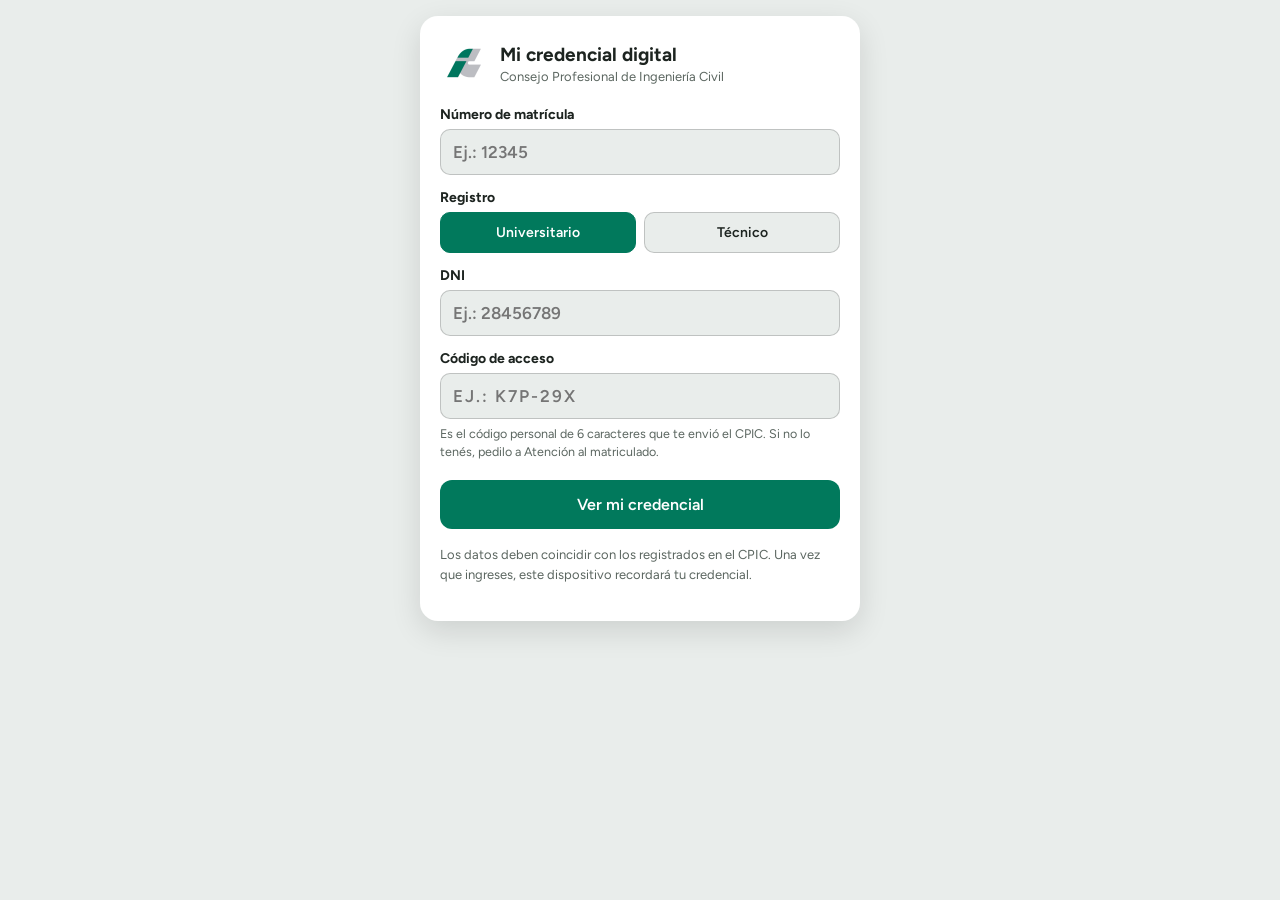
<file: credencial/index.html>
<!doctype html>
<html lang="es">
<head>
<meta charset="utf-8">
<meta name="viewport" content="width=device-width, initial-scale=1, viewport-fit=cover">
<title>Credencial CPIC</title>
<meta name="theme-color" content="#05785b">
<meta name="robots" content="noindex, nofollow">
<link rel="manifest" href="manifest.json">
<link rel="icon" href="icono-192.png">
<link rel="apple-touch-icon" href="icono-192.png">
<meta name="apple-mobile-web-app-capable" content="yes">
<meta name="apple-mobile-web-app-title" content="Credencial CPIC">
<link rel="stylesheet" href="lib/fuentes.css">
<script src="lib/qrcode.min.js"></script>
<script src="config.js"></script>
<style>
  :root{
    --verde:#01795c; --verde-osc:#0b4f3c; --tinta:#1d2622; --gris:#5c6460; --naranja:#c46f0e;
    --rojo:#b3261e; --azul:#1f5f8b; --fondo:#e9edeb; --texto:#1d2420; --sub:#5b6660; --panel:#ffffff;
  }
  @media (prefers-color-scheme: dark){
    :root{ --fondo:#121614; --texto:#e8ece9; --sub:#9aa59f; --panel:#1c2220; }
  }
  *{box-sizing:border-box}
  html,body{margin:0}
  body{
    background:var(--fondo); color:var(--texto);
    font-family:"Figtree",system-ui,sans-serif;
    min-height:100vh; display:flex; flex-direction:column; align-items:center;
    padding:max(16px,env(safe-area-inset-top)) 16px 32px;
  }
  .wrap{width:100%; max-width:440px}

  /* ---------- Tarjeta: reproduce la plantilla v4 (419 x 680 pt) ---------- */
  .tarjeta-box{ border-radius:18px; overflow:hidden; box-shadow:0 10px 30px rgba(0,0,0,.22); background:var(--panel)}
  .tarjeta{ container-type:inline-size; position:relative; width:100%; aspect-ratio:419.04/679.92; overflow:hidden; }
  .tarjeta{ --u: calc(100cqw / 419.04); }
  .fondo{position:absolute; inset:0; background:url(fondo.jpg) center/100% 100% no-repeat}
  .campo{ position:absolute; line-height:1; white-space:nowrap; color:var(--tinta); }
  .f-mat{ right:calc(var(--u)*23.5); top:calc(var(--u)*64.6); font-size:calc(var(--u)*27); font-weight:600; color:var(--verde)}
  .f-ape{ left:calc(var(--u)*154.5); top:calc(var(--u)*183.6); font-size:calc(var(--u)*25.5); font-weight:600}
  .f-nom{ left:calc(var(--u)*154.5); top:calc(var(--u)*214.6); font-size:calc(var(--u)*19.5); font-weight:400}
  .f-dni{ left:calc(var(--u)*154.5); top:calc(var(--u)*248.4); font-size:calc(var(--u)*12); font-weight:400; color:var(--gris)}
  .f-tit{ left:calc(var(--u)*24); top:calc(var(--u)*311.7); font-size:calc(var(--u)*13.5); font-weight:700; color:var(--verde-osc)}
  .f-ins{ left:calc(var(--u)*24); top:calc(var(--u)*352.5); font-size:calc(var(--u)*11.25); font-weight:500}
  .f-exp{ left:calc(var(--u)*24); top:calc(var(--u)*390.7); font-size:calc(var(--u)*11.25); font-weight:500}
  .f-alt{ left:calc(var(--u)*218.6); top:calc(var(--u)*390.7); font-size:calc(var(--u)*11.25); font-weight:500}
  .foto{
    position:absolute; left:calc(var(--u)*23.2); top:calc(var(--u)*123.7);
    width:calc(var(--u)*113.4); height:calc(var(--u)*140.4); border-radius:calc(var(--u)*6);
    background:#dfe3e1 center/cover no-repeat; overflow:hidden;
  }
  .foto img{display:block; width:100%; height:100%; object-fit:cover; -webkit-user-drag:none}
  .foto.vacia img{display:none}
  .foto.vacia{
    background-image:url("data:image/svg+xml;utf8,%3Csvg xmlns='http://www.w3.org/2000/svg' viewBox='0 0 113 140'%3E%3Crect width='113' height='140' fill='%23dfe3e1'/%3E%3Ccircle cx='56.5' cy='54' r='22' fill='%23b9c1bd'/%3E%3Cpath d='M12 140c3-30 21-46 44.5-46S98 110 101 140z' fill='%23b9c1bd'/%3E%3C/svg%3E");
  }
  .brillo{
    position:absolute; inset:0; pointer-events:none;
    background:linear-gradient(115deg, transparent 38%, rgba(255,255,255,.35) 48%, rgba(255,255,255,.08) 55%, transparent 64%);
    background-size:300% 100%; animation:brillo 4.5s linear infinite;
  }
  @keyframes brillo{ from{background-position:120% 0} to{background-position:-120% 0} }
  .anulada .tarjeta > :not(.banda){ filter:grayscale(.95) brightness(.92)}
  .banda{
    display:none; position:absolute; left:-12%; right:-12%; top:40%;
    transform:rotate(-24deg); background:rgba(179,38,30,.93); color:#fff;
    text-align:center; font-weight:800; letter-spacing:.08em;
    font-size:calc(var(--u)*27); padding:calc(var(--u)*9) 0; box-shadow:0 4px 18px rgba(0,0,0,.3)
  }
  .anulada .banda{display:block}

  /* ---------- Franja en vivo ---------- */
  .vivo{ display:flex; align-items:center; gap:14px; padding:14px 16px; background:var(--panel); border-top:1px solid rgba(0,0,0,.06); }
  .estado{flex:1; min-width:0}
  .chip{ display:inline-flex; align-items:center; gap:7px; font-weight:800; font-size:13px; letter-spacing:.02em;
         white-space:nowrap; padding:6px 11px; border-radius:999px; color:#fff; background:var(--verde); }
  @media (max-width:340px){ .chip{font-size:11.5px; padding:5px 9px; gap:5px} .vivo{gap:10px; padding:12px} }
  .chip .punto{width:9px; height:9px; border-radius:50%; background:#9cf2c4; animation:latido 1.4s ease-in-out infinite}
  @keyframes latido{0%,100%{opacity:.35; transform:scale(.8)} 50%{opacity:1; transform:scale(1.15)}}
  .chip.adh{background:var(--azul)} .chip.adh .punto{background:#bfe3ff}
  .chip.mal{background:var(--rojo)} .chip.mal .punto{background:#ffc4bf}
  .chip.gris{background:#6b726e} .chip.gris .punto{animation:none}
  .chip.fall{background:#2d3431} .chip.fall .punto{display:none}
  .reloj{margin-top:8px; font-size:14px; font-weight:600; font-variant-numeric:tabular-nums}
  .consulta{font-size:12px; color:var(--sub); margin-top:3px; line-height:1.35}
  .qr{display:block; flex:none; background:#fff; padding:6px; border-radius:8px; line-height:0}
  .qr img,.qr canvas{width:120px!important; height:120px!important}
  @media (max-width:340px){ .qr img,.qr canvas{width:104px!important; height:104px!important} }
  .codigo{font-size:11px; color:var(--sub); margin-top:4px; letter-spacing:.04em; text-align:center}

  .acciones{display:flex; gap:10px; margin-top:16px; flex-wrap:wrap}
  .btn{ flex:1 1 180px; text-align:center; padding:12px 14px; border-radius:12px; font:600 15px "Figtree",sans-serif;
        border:1px solid rgba(0,0,0,.12); background:var(--panel); color:var(--texto); cursor:pointer; text-decoration:none }
  .btn.prim{background:var(--verde); color:#fff; border-color:transparent}
  .ayuda{display:none; margin-top:12px; background:var(--panel); border-radius:12px; padding:14px 16px; font-size:14px; line-height:1.5}
  .ayuda.abierta{display:block}
  .ayuda ol{margin:6px 0 0; padding-left:20px}
  .aviso{margin-top:14px; font-size:13px; color:var(--sub); text-align:center; line-height:1.45}
  .demo{background:#fff3cd; color:#5c4400; border-radius:10px; padding:8px 12px; font-size:13px; margin-bottom:12px; text-align:center}
  .mensaje{background:var(--panel); border-radius:16px; padding:28px 22px; text-align:center; line-height:1.5}
  .mensaje h1{font-size:20px; margin:12px 0 8px}
  .mensaje img{width:64px; height:64px; border-radius:14px}
  .ingreso{background:var(--panel); border-radius:18px; padding:24px 20px; box-shadow:0 10px 30px rgba(0,0,0,.12)}
  .ingreso .cab{display:flex; align-items:center; gap:12px; margin-bottom:18px}
  .ingreso .cab img{width:48px; height:48px; border-radius:12px}
  .ingreso h1{font-size:19px; margin:0; line-height:1.2}
  .ingreso .cab p{margin:2px 0 0; font-size:13px; color:var(--sub)}
  .ingreso label{display:block; font-weight:700; font-size:14px; margin:14px 0 6px}
  .ingreso input{width:100%; font:600 17px "Figtree",sans-serif; padding:12px; border-radius:10px;
    border:1px solid rgba(0,0,0,.18); background:var(--fondo); color:var(--texto)}
  .seg{display:flex; gap:8px}
  .seg label{flex:1; margin:0; font-weight:600; border:1px solid rgba(0,0,0,.18); border-radius:10px; padding:11px 8px;
    text-align:center; cursor:pointer; background:var(--fondo)}
  .seg input{position:absolute; opacity:0; width:1px; height:1px}
  .seg input:checked + span{color:#fff}
  .seg label:has(input:checked){background:var(--verde); border-color:var(--verde); color:#fff}
  .seg input:focus-visible + span{outline:2px solid var(--verde); outline-offset:4px}
  .ingreso input.cod{text-transform:uppercase; letter-spacing:.12em}
  .ayuda-cod{margin:6px 0 0; font-size:12.5px; color:var(--sub); line-height:1.4}
  .ingreso .btn{width:100%; margin-top:20px; font-size:16px; padding:14px}
  .msg{margin-top:14px; font-size:14px; line-height:1.45; border-radius:10px; padding:10px 12px; background:#fdecea; color:#8a1c14}
  .ayuda-ing{margin-top:16px; font-size:13px; color:var(--sub); line-height:1.5}
  .cambiar{display:block; width:100%; margin:14px 0 0; padding:13px 14px; border-radius:12px; cursor:pointer;
    background:none; border:1px solid rgba(0,0,0,.18); color:var(--texto); font:600 16px "Figtree",sans-serif}
  @media (prefers-color-scheme: dark){ .cambiar{border-color:rgba(255,255,255,.25)} }
  [hidden]{display:none!important}
</style>
</head>
<body>
<div class="wrap">
  <div id="demo" class="demo" hidden>Modo demostración — datos ficticios</div>

  <div id="cargando" class="mensaje"><img src="icono-192.png" alt=""><h1>Cargando…</h1></div>

  <form id="ingreso" class="ingreso" hidden novalidate>
    <div class="cab">
      <img src="icono-192.png" alt="">
      <div><h1>Mi credencial digital</h1><p>Consejo Profesional de Ingeniería Civil</p></div>
    </div>
    <label for="iMat">Número de matrícula</label>
    <input id="iMat" inputmode="numeric" autocomplete="off" placeholder="Ej.: 12345" required>
    <label>Registro</label>
    <div class="seg" role="radiogroup">
      <label><input type="radio" name="iReg" value="U" checked><span>Universitario</span></label>
      <label><input type="radio" name="iReg" value="T"><span>Técnico</span></label>
    </div>
    <label for="iDni">DNI</label>
    <input id="iDni" inputmode="numeric" autocomplete="off" placeholder="Ej.: 28456789" required>
    <label for="iCod">Código de acceso</label>
    <input id="iCod" class="cod" autocomplete="off" autocapitalize="characters" spellcheck="false" maxlength="9"
      placeholder="Ej.: K7P-29X" required aria-describedby="iCodAyuda">
    <p class="ayuda-cod" id="iCodAyuda">Es el código personal de 6 caracteres que te envió el CPIC.
      Si no lo tenés, pedilo a Atención al matriculado.</p>
    <button class="btn prim" type="submit" id="iBtn">Ver mi credencial</button>
    <div class="msg" id="iMsg" hidden></div>
    <p class="ayuda-ing">Los datos deben coincidir con los registrados en el CPIC. Una vez que ingreses,
      este dispositivo recordará tu credencial.</p>
  </form>

  <div id="error" class="mensaje" hidden>
    <img src="icono-192.png" alt="">
    <h1 id="errTitulo">Link no válido</h1>
    <p id="errTexto"></p>
  </div>

  <div id="credencial" hidden>
    <div class="tarjeta-box">
      <div class="tarjeta" id="tarjeta" aria-label="Credencial del matriculado">
        <div class="fondo"></div>
        <div class="foto vacia" id="vFoto"><img id="vFotoImg" alt="Foto del matriculado"></div>
        <div class="campo f-mat" id="vMat" data-max="140"></div>
        <div class="campo f-ape" id="vApe" data-max="241"></div>
        <div class="campo f-nom" id="vNom" data-max="241"></div>
        <div class="campo f-dni" id="vDni" data-max="241"></div>
        <div class="campo f-tit" id="vTit" data-max="371"></div>
        <div class="campo f-ins" id="vIns" data-max="371"></div>
        <div class="campo f-exp" id="vExp" data-max="185"></div>
        <div class="campo f-alt" id="vAlt" data-max="177"></div>
        <div class="brillo"></div>
        <div class="banda" id="banda">MATRÍCULA NO ACTIVA</div>
      </div>
      <div class="vivo">
        <div class="estado">
          <span class="chip" id="chip"><span class="punto"></span><span id="chipTxt"></span></span>
          <div class="reloj" id="reloj"></div>
          <div class="consulta" id="consulta"></div>
        </div>
        <div>
          <a class="qr" id="qr" aria-label="Verificar esta credencial en línea"></a>
          <div class="codigo" id="vCod"></div>
        </div>
      </div>
    </div>

    <div class="acciones">
      <a class="btn prim" id="btnVerificar" href="#">Verificar en línea</a>
    </div>
    <p class="aviso">La validez de esta credencial se confirma escaneando el código QR,
      que muestra en línea el estado de la matrícula en el CPIC.</p>
    <button class="cambiar" id="btnSalir" type="button">Consultar otro matriculado</button>
  </div>
</div>

<script>
(function(){
  const CFG = window.CPIC_CONFIG || {};
  const $ = id => document.getElementById(id);
  const LS_COD = "cpic_cred_codigo", LS_DATOS = "cpic_cred_datos";
  const ls = {
    get(k){ try{ return localStorage.getItem(k) }catch(e){ return null } },
    set(k,v){ try{ localStorage.setItem(k,v) }catch(e){} }
  };

  // ---- Datos ficticios para probar sin conectar la planilla ----
  const base = { registro:"Universitario", universidad:"", foto:"" };
  const DEMO = {
    "DEMO": Object.assign({}, base, { ok:true, matricula:"12345", apellido:"GONZÁLEZ", nombre:"María Laura", dni:"28.456.789",
      titulo:"Ingeniera Civil", institucion:"Universidad de Buenos Aires - Facultad de Ingeniería", fechaTitulo:"15/12/2005",
      fechaInscripcion:"03/04/2006", estadoCredencial:"Activo", estadoDetalle:"Activo", codigoVerificacion:"DEMO" }),
    "DEMO-ADH": Object.assign({}, base, { ok:true, matricula:"4321", apellido:"MARTÍNEZ", nombre:"Sergio", dni:"20.111.333",
      titulo:"Ingeniero Civil", institucion:"Universidad Tecnológica Nacional", fechaTitulo:"10/03/1985",
      fechaInscripcion:"22/05/1985", estadoCredencial:"Adherente", estadoDetalle:"Adherentes", codigoVerificacion:"DEMO-ADH" }),
    "DEMO-VIT": Object.assign({}, base, { ok:true, matricula:"2222", apellido:"ROMERO", nombre:"Elena", dni:"5.432.198",
      titulo:"Ingeniera Civil", institucion:"Universidad de Buenos Aires", fechaTitulo:"15/12/1972",
      fechaInscripcion:"10/04/1973", estadoCredencial:"Vitalicio", estadoDetalle:"Vitalicio", codigoVerificacion:"DEMO-VIT" }),
    "DEMO-FALL": { ok:false, error:"no_disponible" },
    "DEMO-BAJA": Object.assign({}, base, { ok:true, matricula:"6789", apellido:"PÉREZ", nombre:"Juan Carlos", dni:"17.234.567",
      registro:"Técnico", titulo:"Maestro Mayor de Obras", institucion:"ENET Nº 13 - CABA", fechaTitulo:"20/07/1990",
      fechaInscripcion:"11/09/1990", estadoCredencial:"No Activo", estadoDetalle:"No Activo - Suspendido", codigoVerificacion:"DEMO-BAJA" })
  };

  // Acceso de prueba: (matrícula, registro, DNI) → código
  const DEMO_ACCESO = { "12345|U|28456789|K7P29X":"DEMO", "4321|U|20111333|ADH234":"DEMO-ADH", "6789|T|17234567|BAJ567":"DEMO-BAJA" };

  const params = new URLSearchParams(location.search);
  let codigo = (params.get("c") || "").trim().toUpperCase();
  // ?nuevo=1 (desde la verificación): pantalla de ingreso con los datos vacíos
  if (params.has("nuevo")){
    try{ localStorage.removeItem(LS_COD); localStorage.removeItem(LS_DATOS); }catch(e){}
    codigo = ""; history.replaceState(null, "", location.pathname);
  } else if (codigo) ls.set(LS_COD, codigo); else codigo = (ls.get(LS_COD) || "");

  const modoDemo = !CFG.API_URL;
  if (modoDemo) $("demo").hidden = false;

  function mostrarError(titulo, texto){
    $("cargando").hidden = true; $("credencial").hidden = true;
    $("errTitulo").textContent = titulo;
    $("errTexto").textContent = texto + " " + (CFG.CONTACTO || "");
    $("error").hidden = false;
  }
  function mostrarIngreso(mensaje){
    $("cargando").hidden = true; $("credencial").hidden = true; $("error").hidden = true;
    $("ingreso").hidden = false;
    $("iMsg").hidden = !mensaje; $("iMsg").textContent = mensaje || "";
  }

  async function acceder(m, r, d, k){
    if (modoDemo){ await new Promise(x => setTimeout(x, 300));
      const c = DEMO_ACCESO[m + "|" + r + "|" + d + "|" + k]; return c ? { ok:true, c } : { ok:false, error:"no_coincide", restantes:4 }; }
    const u = CFG.API_URL + "?accion=acceso&m=" + encodeURIComponent(m) + "&r=" + r + "&d=" + encodeURIComponent(d) +
              "&k=" + encodeURIComponent(k);
    const res = await fetch(u, { redirect:"follow" });
    if (!res.ok) throw new Error("http " + res.status);
    return res.json();
  }

  $("ingreso").addEventListener("submit", async e => {
    e.preventDefault();
    const m = $("iMat").value.replace(/\D/g, "").replace(/^0+/, "");
    const d = $("iDni").value.replace(/\D/g, "").replace(/^0+/, "");
    const r = (document.querySelector('input[name="iReg"]:checked') || {}).value || "U";
    const k = $("iCod").value.toUpperCase().replace(/[^A-Z0-9]/g, "");
    if (!m || d.length < 6){ mostrarIngreso("Completá el número de matrícula y el DNI."); return; }
    if (k.length !== 6){ mostrarIngreso("Completá el código de acceso: son 6 caracteres, por ejemplo K7P-29X."); return; }
    $("iBtn").disabled = true; $("iBtn").textContent = "Verificando…"; $("iMsg").hidden = true;
    try{
      const x = await acceder(m, r, d, k);
      if (x.ok && x.c){
        codigo = x.c; ls.set(LS_COD, codigo);
        history.replaceState(null, "", location.pathname);
        $("ingreso").hidden = true; $("cargando").hidden = false;
        cargar();
      } else if (x.error === "bloqueado"){
        mostrarIngreso("Demasiados intentos con esa matrícula. Probá de nuevo en " + (x.minutos || 30) + " minutos.");
      } else if (x.error === "no_disponible"){
        mostrarIngreso("Esta credencial ya no está disponible. Para consultas, comunicate con Atención al matriculado.");
      } else {
        mostrarIngreso("Los datos no coinciden con el registro del CPIC. Revisá la matrícula, el registro, el DNI y el código de acceso." +
          (x.restantes !== undefined && x.restantes <= 2 ? " Te quedan " + x.restantes + " intentos." : ""));
      }
    }catch(err){
      mostrarIngreso("No pudimos conectarnos. Revisá tu conexión a internet y volvé a intentar.");
    }finally{
      $("iBtn").disabled = false; $("iBtn").textContent = "Ver mi credencial";
    }
  });

  $("btnSalir").addEventListener("click", () => {
    try{ localStorage.removeItem(LS_COD); localStorage.removeItem(LS_DATOS); }catch(e){}
    codigo = ""; history.replaceState(null, "", location.pathname);
    $("iMat").value = ""; $("iDni").value = ""; $("iCod").value = "";
    mostrarIngreso("");
  });

  async function obtener(){
    if (modoDemo){ await new Promise(r => setTimeout(r, 300)); return DEMO[codigo] || { ok:false }; }
    const r = await fetch(CFG.API_URL + "?accion=credencial&cod=" + encodeURIComponent(codigo), { redirect:"follow" });
    if (!r.ok) throw new Error("http " + r.status);
    return r.json();
  }

  // Achica la letra si un texto largo no entra en su espacio
  function ajustar(){
    const u = $("tarjeta").clientWidth / 419.04;
    document.querySelectorAll(".campo[data-max]").forEach(el => {
      el.style.fontSize = "";
      const max = parseFloat(el.dataset.max) * u;
      if (el.scrollWidth > max){
        const fs = parseFloat(getComputedStyle(el).fontSize);
        el.style.fontSize = Math.max(fs * max / el.scrollWidth, fs * 0.4) + "px";
      }
    });
  }

  // La foto se muestra como <img> desde un Blob (más compatible con Safari/iPhone que un data URL en CSS)
  let urlFoto = null;
  function mostrarFoto(dataUrl){
    const caja = $("vFoto"), img = $("vFotoImg");
    if (urlFoto){ try{ URL.revokeObjectURL(urlFoto); }catch(e){} urlFoto = null; }
    if (!dataUrl){ img.removeAttribute("src"); caja.classList.add("vacia"); return; }
    let src = dataUrl;
    try{
      const m = /^data:([^;,]*)(;base64)?,(.*)$/.exec(dataUrl);
      if (m && m[2]){
        const bin = atob(m[3]); const bytes = new Uint8Array(bin.length);
        for (let i = 0; i < bin.length; i++) bytes[i] = bin.charCodeAt(i);
        const tipo = (bytes[0] === 0x89 && bytes[1] === 0x50) ? "image/png" : "image/jpeg";
        urlFoto = URL.createObjectURL(new Blob([bytes], { type: tipo }));
        src = urlFoto;
      }
    }catch(e){ src = dataUrl; }
    img.onload = () => caja.classList.remove("vacia");
    img.onerror = () => { if (src !== dataUrl){ src = dataUrl; img.src = dataUrl; } else caja.classList.add("vacia"); };
    img.src = src;
  }

  function pintar(d, enLinea, cuando){
    $("vMat").textContent = d.matricula || "";
    $("vApe").textContent = (d.apellido || "").toUpperCase();
    $("vNom").textContent = d.nombre || "";
    $("vDni").textContent = d.dni ? "DNI " + d.dni : "";
    $("vTit").textContent = d.titulo || "";
    $("vIns").textContent = d.institucion || "";
    $("vExp").textContent = d.fechaTitulo || "";
    $("vAlt").textContent = d.fechaInscripcion || "";
    mostrarFoto(d.foto);

    const est = (d.estadoCredencial || "").toLowerCase();
    const activo = est === "activo", adherente = est === "adherente";
    const vitalicio = est === "vitalicio";
    const chip = $("chip"); chip.className = "chip";
    const caja = document.querySelector(".tarjeta-box");
    caja.classList.toggle("anulada", enLinea && !activo && !adherente && !vitalicio);
    $("banda").textContent = "MATRÍCULA NO ACTIVA";
    if (!enLinea){
      chip.classList.add("gris"); $("chipTxt").textContent = "SIN CONEXIÓN";
      $("consulta").textContent = "Datos guardados el " + cuando + ". Conectate para verificar el estado.";
    } else if (activo){
      $("chipTxt").textContent = "MATRÍCULA ACTIVA";
      $("consulta").textContent = "Estado consultado en línea al CPIC";
    } else if (vitalicio){
      $("chipTxt").textContent = "MATRÍCULA VITALICIA";
      $("consulta").textContent = "Estado consultado en línea al CPIC";
    } else if (adherente){
      chip.classList.add("adh"); $("chipTxt").textContent = "ADHERENTE";
      $("consulta").textContent = "Estado consultado en línea al CPIC";
    } else {
      chip.classList.add("mal"); $("chipTxt").textContent = "NO ACTIVA";
      $("consulta").textContent = (d.estadoDetalle ? d.estadoDetalle + ". " : "") + "Consultado en línea al CPIC";
    }

    const vcod = d.codigoVerificacion || "";
    const urlVer = new URL(CFG.URL_VERIFICAR || "../verificar/", location.href);
    urlVer.searchParams.set("v", vcod);
    $("qr").innerHTML = ""; $("qr").href = urlVer.href; $("btnVerificar").href = urlVer.href;
    if (window.QRCode && vcod){
      new QRCode($("qr"), { text:urlVer.href, width:360, height:360, colorDark:"#0b4f3c", colorLight:"#ffffff",
                            correctLevel:QRCode.CorrectLevel.M });
      $("qr").querySelectorAll("img,canvas").forEach(el => {
        el.setAttribute("alt", "Código QR para verificar esta credencial"); el.setAttribute("role", "img");
        el.setAttribute("aria-label", "Código QR para verificar esta credencial"); });
      $("qr").removeAttribute("title");
    }
    $("vCod").textContent = vcod;

    $("cargando").hidden = true; $("error").hidden = true; $("credencial").hidden = false;
    requestAnimationFrame(ajustar);
    if (document.fonts) document.fonts.ready.then(ajustar);
  }

  const fmt = new Intl.DateTimeFormat("es-AR", { weekday:"short", day:"2-digit", month:"2-digit", year:"numeric",
                                                 hour:"2-digit", minute:"2-digit", second:"2-digit", hour12:false });
  function tic(){ $("reloj").textContent = fmt.format(new Date()); }
  tic(); setInterval(tic, 1000);
  window.addEventListener("resize", ajustar);

  if ("serviceWorker" in navigator && location.protocol === "https:") navigator.serviceWorker.register("sw.js").catch(() => {});

  function cargar(reintento){ obtener().then(d => {
    // Credencial que dejó de estar disponible: se descarta y se avisa
    if (d && !d.ok && d.error === "no_disponible"){
      try{ localStorage.removeItem(LS_COD); localStorage.removeItem(LS_DATOS); }catch(e){}
      mostrarIngreso("Esta credencial ya no está disponible. Para consultas, comunicate con Atención al matriculado.");
      return;
    }
    // Un error del servidor no invalida la credencial guardada: se trata como "sin conexión"
    if (d && !d.ok && d.error !== "no_encontrado" && !modoDemo) throw new Error(d.error || "servidor");
    if (!d || !d.ok){
      // Antes de descartarla, se reintenta una vez (por si coincidió con una sincronización)
      if (!reintento && !modoDemo){ setTimeout(() => cargar(true), 2500); return; }
      try{ localStorage.removeItem(LS_COD); localStorage.removeItem(LS_DATOS); }catch(e){}
      mostrarIngreso("Tu credencial guardada ya no es válida. Ingresá de nuevo con tus datos.");
      return;
    }
    ls.set(LS_DATOS, JSON.stringify({ d, cuando:new Date().toLocaleString("es-AR"), codigo }));
    pintar(d, true);
  }).catch(() => {
    let g = null; try{ g = JSON.parse(ls.get(LS_DATOS) || "null") }catch(e){}
    if (g && g.codigo === codigo) pintar(g.d, false, g.cuando);
    else mostrarError("Sin conexión", "No pudimos consultar tu credencial. Revisá tu conexión a internet y volvé a intentar.");
  }); }

  if (codigo) cargar(); else mostrarIngreso("");
})();
</script>
</body>
</html>
</file>
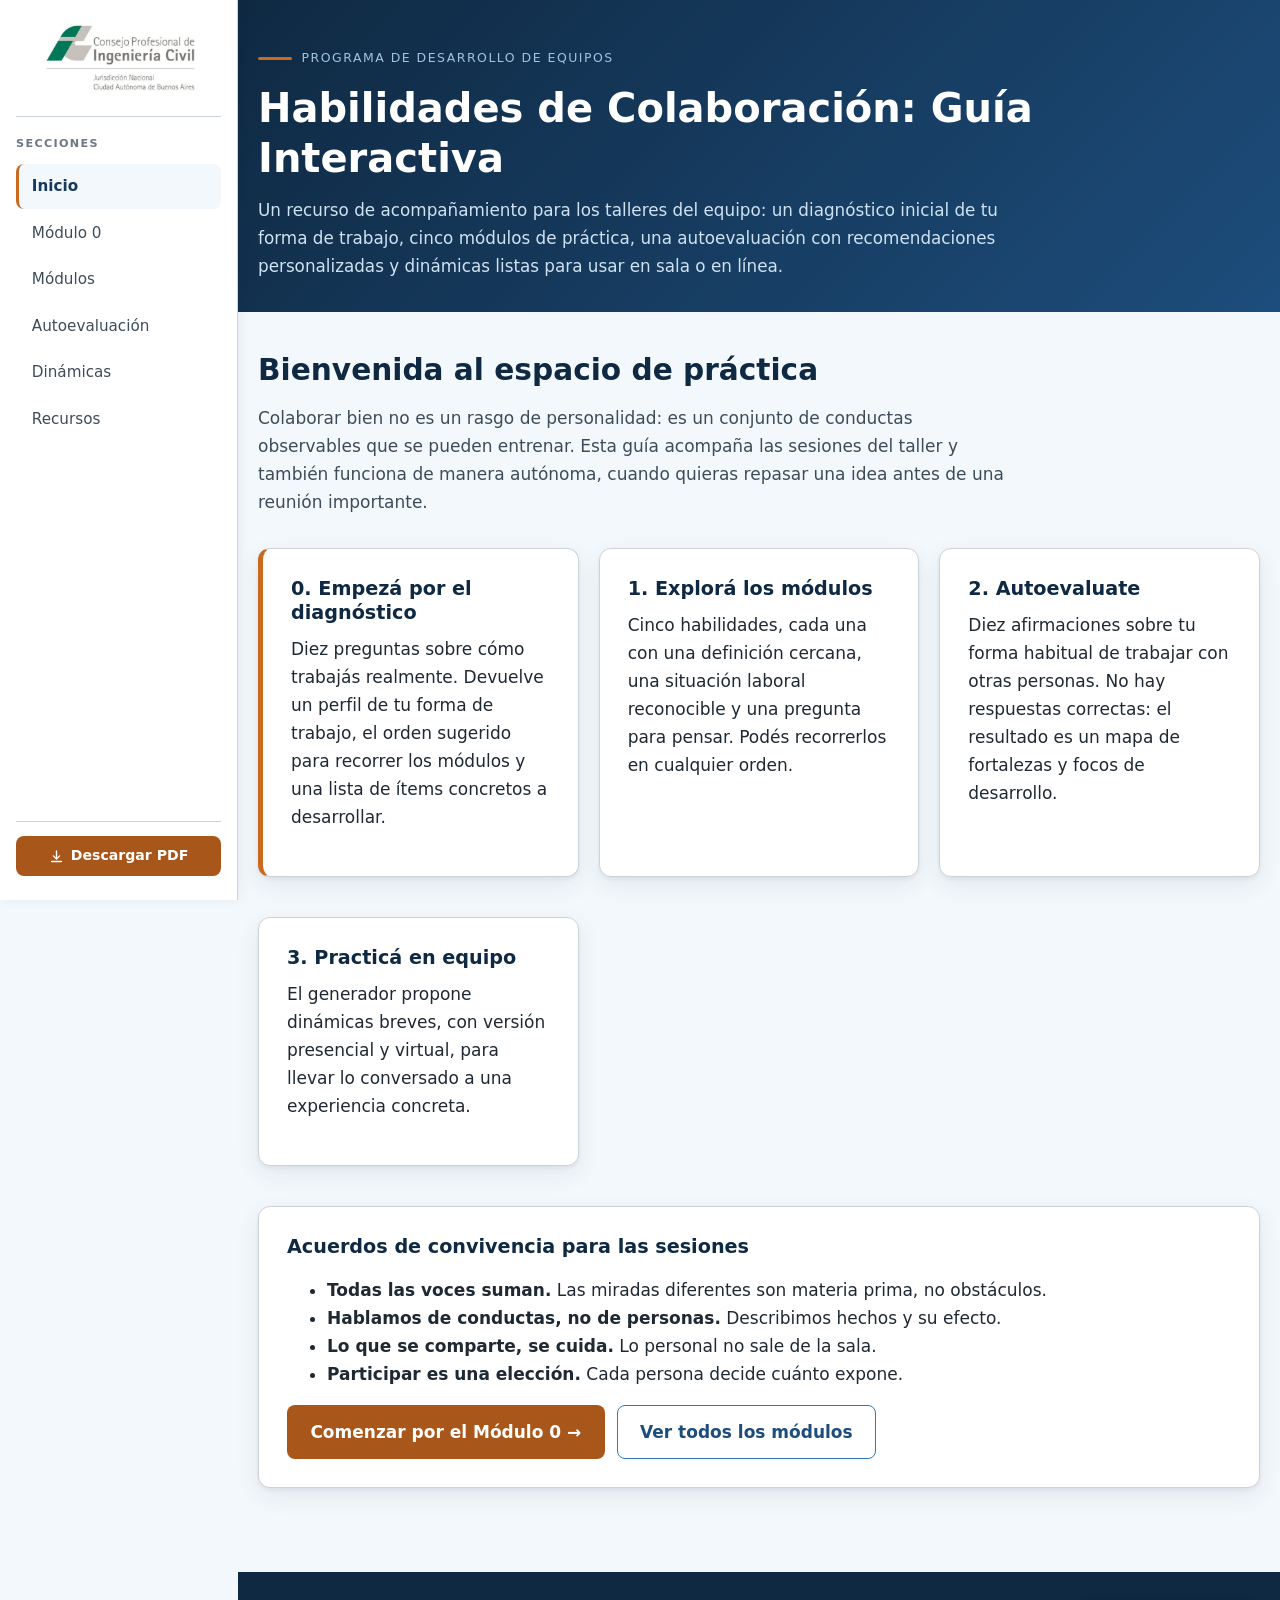
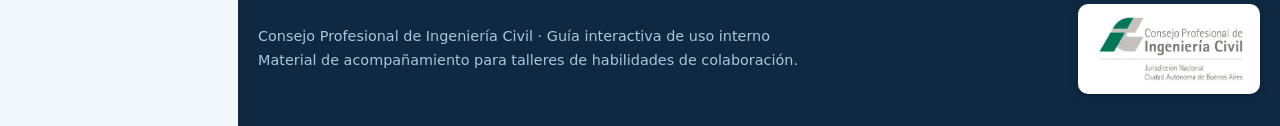
<file: Habilidad-colaboracion/index.html>
<!DOCTYPE html>
<html lang="es">
<head>
<meta charset="UTF-8">
<meta name="viewport" content="width=device-width, initial-scale=1">
<meta name="description" content="Guía interactiva de habilidades de colaboración para talleres presenciales e híbridos.">
<title>Habilidades de Colaboración: Guía Interactiva</title>
<style>
/* =========================================================================
   1. TOKENS DE DISEÑO
   Paleta institucional: azules profundos, grises neutros y acento cálido.
   Modificá estas variables para adaptar la app a otra identidad visual.
   ========================================================================= */
:root{
  --azul-900:#0f2942;
  --azul-800:#16395c;
  --azul-700:#1d4d7c;
  --azul-500:#2f7bb8;
  --azul-100:#e3eef7;
  --azul-050:#f3f8fc;
  --gris-900:#1f2933;
  --gris-700:#3e4c59;
  --gris-500:#6b7885;
  --gris-300:#cbd2d9;
  --gris-100:#eef1f4;
  --blanco:#ffffff;
  --acento:#c96a1f;      /* ámbar corporativo: sólo para rellenos y bordes */
  --acento-fuerte:#a9561a; /* variante para texto y botones: 5,2:1 sobre blanco (AA) */
  --acento-oscuro:#8f4a14; /* estado hover de los botones de acento */
  --acento-claro:#fdf1e4;
  --verde:#1d6f52;
  --verde-claro:#e6f4ee;
  --radio:12px;
  --sombra:0 2px 4px rgba(15,41,66,.06), 0 8px 24px rgba(15,41,66,.08);
  --sombra-alta:0 12px 40px rgba(15,41,66,.18);
  --transicion:.25s cubic-bezier(.4,0,.2,1);
  --ancho:1120px;
}

/* =========================================================================
   2. BASE Y TIPOGRAFÍA
   ========================================================================= */
*,*::before,*::after{box-sizing:border-box}
html{scroll-behavior:smooth}
body{
  margin:0;
  font-family:"Segoe UI",system-ui,-apple-system,"Helvetica Neue",Arial,sans-serif;
  font-size:17px;
  line-height:1.65;
  color:var(--gris-900);
  background:var(--azul-050);
  -webkit-font-smoothing:antialiased;
}
h1,h2,h3,h4{line-height:1.25;margin:0 0 .5em;color:var(--azul-900);font-weight:650}
h1{font-size:clamp(1.7rem,3.4vw,2.5rem)}
h2{font-size:clamp(1.35rem,2.4vw,1.85rem)}
h3{font-size:1.2rem}
p{margin:0 0 1em}
a{color:var(--azul-700)}
:focus-visible{outline:3px solid var(--acento);outline-offset:3px;border-radius:4px}
.contenedor{width:min(100% - 2.5rem,var(--ancho));margin-inline:auto}
.oculto{display:none !important}
/* Texto sólo para lectores de pantalla */
.sr-only{
  position:absolute;width:1px;height:1px;padding:0;margin:-1px;
  overflow:hidden;clip:rect(0 0 0 0);white-space:nowrap;border:0;
}
.saltar{
  position:absolute;left:-999px;top:0;z-index:100;background:var(--acento);
  color:#fff;padding:.75rem 1.25rem;border-radius:0 0 var(--radio) 0;
}
.saltar:focus{left:0}

/* =========================================================================
   3. IDENTIDAD INSTITUCIONAL (LOGO CPIC)
   El logo se embebe como imagen de fondo en base64 para que el archivo
   funcione sin conexión y sin archivos adjuntos. Para reemplazarlo, cambiá
   únicamente el contenido de --logo-cpic por otra imagen en base64.
   ========================================================================= */
:root{ --logo-cpic:url("[data-uri]"); }

.logo-cpic{
  display:block;
  background-image:var(--logo-cpic);
  background-repeat:no-repeat;
  background-position:center;
  background-size:contain;
  /* Asegura que el logo también salga al imprimir o guardar como PDF */
  -webkit-print-color-adjust:exact;
  print-color-adjust:exact;
}
/* Placa blanca: el logo original tiene fondo blanco, por lo que sobre los
   fondos azules se presenta dentro de una tarjeta clara. */
.logo-placa{
  background:var(--blanco);border-radius:10px;padding:.75rem 1rem;
  box-shadow:0 2px 10px rgba(0,0,0,.18);display:inline-block;
}
.logo-cabecera{width:210px;height:94px}
.logo-nav{width:118px;height:42px;flex:0 0 auto}
.logo-pie{width:150px;height:66px}
.nav-fila{display:flex;align-items:center;gap:1.25rem}
.nav-fila ul{flex:1 1 auto;min-width:0}
.pie-fila{display:flex;align-items:center;gap:1.5rem;flex-wrap:wrap;justify-content:space-between}
.cabecera-fila{display:flex;align-items:center;gap:2rem;flex-wrap:wrap-reverse}
.cabecera-texto{flex:1 1 340px;min-width:0}
/* Marca de agua institucional en las tarjetas de sección impresas */
@media (max-width:860px){
  .logo-nav{display:none}
  .logo-cabecera{width:170px;height:76px}
}

/* =========================================================================
   4. ENCABEZADO Y NAVEGACIÓN
   ========================================================================= */
.cabecera{
  background:linear-gradient(135deg,var(--azul-900) 0%,var(--azul-700) 100%);
  color:var(--blanco);padding:2.5rem 0 2rem;
}
.cabecera h1{color:var(--blanco);margin-bottom:.35em}
.cabecera .bajada{color:#cfe2f2;max-width:62ch;margin:0;font-size:1.05rem}
.marca{
  display:inline-flex;align-items:center;gap:.6rem;font-size:.78rem;
  letter-spacing:.12em;text-transform:uppercase;color:#9dc4e2;margin-bottom:.9rem;
}
.marca::before{content:"";width:34px;height:3px;background:var(--acento);border-radius:2px}

.nav-principal{
  position:sticky;top:0;z-index:40;background:var(--blanco);
  border-bottom:1px solid var(--gris-300);box-shadow:0 1px 6px rgba(15,41,66,.05);
}
.nav-principal ul{
  display:flex;gap:.25rem;list-style:none;margin:0;padding:0;
  overflow-x:auto;scrollbar-width:thin;
}
.nav-principal button{
  border:0;background:none;font:inherit;font-size:.95rem;color:var(--gris-700);
  padding:1rem .95rem;cursor:pointer;white-space:nowrap;
  border-bottom:3px solid transparent;transition:var(--transicion);
}
.nav-principal button:hover{color:var(--azul-700);background:var(--azul-050)}
.nav-principal button[aria-selected="true"]{
  color:var(--azul-800);font-weight:650;border-bottom-color:var(--acento);
}

/* Botón de descarga, fijo en la barra de menú.
   Se escribe anidado para ganarle en especificidad a «.nav-principal button». */
.nav-principal .btn-descargas{
  flex:0 0 auto;display:inline-flex;align-items:center;gap:.45rem;font:inherit;
  font-size:.88rem;font-weight:650;color:var(--blanco);background:var(--acento-fuerte);
  border:0;border-bottom:0;border-radius:8px;padding:.52rem .95rem;cursor:pointer;
  transition:var(--transicion);white-space:nowrap;
}
.nav-principal .btn-descargas:hover{background:var(--acento-oscuro);color:var(--blanco)}
.nav-principal .btn-descargas svg{width:15px;height:15px;flex:0 0 auto}
@media (max-width:520px){ .btn-descargas .btn-descargas-texto{display:none} }

/* Centro de descargas (dentro del modal) */
.descarga-intro{font-size:.92rem;color:var(--gris-700)}
.descarga-titulo{
  font-size:.75rem;letter-spacing:.1em;text-transform:uppercase;color:var(--azul-700);
  margin:1.4rem 0 .6rem;padding-bottom:.35rem;border-bottom:1px solid var(--gris-300);
}
.descarga-fila{
  display:flex;align-items:center;gap:1rem;justify-content:space-between;
  padding:.8rem .95rem;border:1px solid var(--gris-300);border-radius:8px;margin-bottom:.55rem;
}
.descarga-fila h4{margin:0 0 .15em;font-size:.98rem}
.descarga-fila p{margin:0;font-size:.85rem;color:var(--gris-700)}
.descarga-fila .btn{padding:.45rem .9rem;font-size:.85rem;flex:0 0 auto}
.descarga-fila--inactiva{background:var(--gris-100);border-style:dashed}
.descarga-fila--inactiva h4{color:var(--gris-500)}

/* -------------------------------------------------------------------------
   Barra de menú lateral (pantallas anchas).
   Por debajo de 900px vuelve a ser una barra superior con desplazamiento
   horizontal, que es lo que mejor funciona en celulares y tabletas.
   ------------------------------------------------------------------------- */
.nav-rotulo{display:none}

@media screen and (min-width:900px){
  :root{--ancho-menu:238px}
  body{padding-left:var(--ancho-menu)}

  .nav-principal{
    position:fixed;top:0;left:0;bottom:0;width:var(--ancho-menu);
    border-bottom:0;border-right:1px solid var(--gris-300);
    box-shadow:2px 0 12px rgba(15,41,66,.06);
    overflow-y:auto;overscroll-behavior:contain;
  }
  .nav-principal .contenedor{
    width:100%;margin:0;padding:1.5rem 1rem;
    display:flex;flex-direction:column;min-height:100%;
  }
  .nav-fila{flex:1 1 auto;flex-direction:column;align-items:stretch;gap:1.1rem}

  .logo-nav{display:block;width:154px;height:68px;margin:0 auto}
  /* El botón queda anclado al pie de la columna, con un filete de separación */
  .nav-principal .btn-descargas{
    position:relative;width:100%;justify-content:center;margin-top:auto;
  }
  .nav-principal .btn-descargas::before{
    content:"";position:absolute;left:0;right:0;top:-.95rem;height:1px;background:var(--gris-300);
  }
  .nav-principal .btn-descargas-texto{display:inline}

  .nav-rotulo{
    display:block;margin:.4rem 0 -.4rem;padding-top:1.1rem;
    border-top:1px solid var(--gris-300);
    font-size:.7rem;letter-spacing:.12em;text-transform:uppercase;
    color:var(--gris-500);font-weight:700;
  }
  .nav-principal ul{flex-direction:column;gap:.15rem;overflow:visible}
  .nav-principal li{width:100%}
  .nav-principal button[role="tab"]{
    width:100%;text-align:left;padding:.6rem .8rem;border-radius:8px;
    border-bottom:0;border-left:3px solid transparent;
  }
  .nav-principal button[role="tab"][aria-selected="true"]{
    background:var(--azul-050);border-left-color:var(--acento);
  }
  /* El logo vive en el menú: no hace falta repetirlo en la portada */
  .cabecera .logo-placa{display:none}
  .cabecera-texto{flex:1 1 100%}
  .cabecera .bajada{max-width:70ch}
}

/* =========================================================================
   4. SECCIONES Y TARJETAS
   ========================================================================= */
main{padding:2.5rem 0 4rem}
.seccion{animation:aparecer .4s ease both}
@keyframes aparecer{from{opacity:0;transform:translateY(12px)}to{opacity:1;transform:none}}
@media (prefers-reduced-motion:reduce){
  *{animation:none !important;transition:none !important}
  html{scroll-behavior:auto}
}
.intro-seccion{max-width:70ch;margin-bottom:2rem;color:var(--gris-700)}

.tarjeta{
  background:var(--blanco);border:1px solid var(--gris-300);border-radius:var(--radio);
  box-shadow:var(--sombra);padding:1.75rem;margin-bottom:1.25rem;
}
.rejilla{display:grid;gap:1.25rem;grid-template-columns:repeat(auto-fit,minmax(280px,1fr))}

/* Tarjetas de módulo (portada de la sección Módulos) */
.modulo-tarjeta{
  text-align:left;width:100%;font:inherit;cursor:pointer;
  background:var(--blanco);border:1px solid var(--gris-300);border-left:5px solid var(--azul-500);
  border-radius:var(--radio);padding:1.5rem;box-shadow:var(--sombra);
  transition:transform var(--transicion),box-shadow var(--transicion),border-color var(--transicion);
}
.modulo-tarjeta:hover{transform:translateY(-4px);box-shadow:var(--sombra-alta);border-left-color:var(--acento)}
.modulo-tarjeta h3{margin-bottom:.35em}
.modulo-tarjeta p{margin:0;color:var(--gris-700);font-size:.95rem}
.numero{
  display:inline-grid;place-items:center;width:34px;height:34px;border-radius:50%;
  background:var(--azul-100);color:var(--azul-800);font-weight:700;font-size:.95rem;margin-bottom:.75rem;
}

/* Detalle de módulo */
.bloque{border-radius:var(--radio);padding:1.25rem 1.4rem;margin-bottom:1.1rem}
.bloque h4{
  font-size:.78rem;letter-spacing:.1em;text-transform:uppercase;
  margin-bottom:.5rem;color:var(--azul-700);
}
.bloque p:last-child{margin-bottom:0}
.bloque--definicion{background:var(--azul-050);border-left:4px solid var(--azul-500)}
.bloque--ejemplo{background:var(--gris-100);border-left:4px solid var(--gris-500)}
.bloque--ejemplo h4{color:var(--gris-700)}
.bloque--reflexion{background:var(--acento-claro);border-left:4px solid var(--acento)}
.bloque--reflexion h4{color:var(--acento-fuerte)}
.bloque--practica{background:var(--verde-claro);border-left:4px solid var(--verde)}
.bloque--practica h4{color:var(--verde)}
.bloque--practica ul{margin:0;padding-left:1.2rem}
.bloque--practica li{margin-bottom:.35rem}

.notas{
  width:100%;min-height:110px;font:inherit;padding:.85rem;border-radius:8px;
  border:1px solid var(--gris-300);resize:vertical;background:var(--blanco);
}
.pie-modulo{display:flex;flex-wrap:wrap;gap:.75rem;justify-content:space-between;margin-top:1.5rem}

/* =========================================================================
   5. BOTONES
   ========================================================================= */
.btn{
  display:inline-flex;align-items:center;gap:.5rem;font:inherit;font-weight:600;
  padding:.75rem 1.4rem;border-radius:8px;border:1px solid transparent;cursor:pointer;
  transition:var(--transicion);text-decoration:none;
}
.btn--primario{background:var(--azul-700);color:var(--blanco)}
.btn--primario:hover{background:var(--azul-800);transform:translateY(-1px)}
.btn--acento{background:var(--acento-fuerte);color:var(--blanco)}
.btn--acento:hover{background:var(--acento-oscuro);transform:translateY(-1px)}
.btn--secundario{background:var(--blanco);color:var(--azul-700);border-color:var(--azul-500)}
.btn--secundario:hover{background:var(--azul-050)}
.btn:disabled{opacity:.5;cursor:not-allowed;transform:none}

/* =========================================================================
   6. AUTOEVALUACIÓN
   ========================================================================= */
.progreso{
  position:sticky;top:var(--alto-nav,61px);z-index:20;background:var(--azul-050);
  padding:.75rem 0 1rem;margin-bottom:1rem;
}
.progreso-barra{height:8px;background:var(--gris-300);border-radius:99px;overflow:hidden}
.progreso-relleno{height:100%;width:0;background:var(--acento);border-radius:99px;transition:width .35s ease}
.progreso-texto{font-size:.85rem;color:var(--gris-700);margin:.4rem 0 0}

.pregunta{border:1px solid var(--gris-300);border-radius:var(--radio);background:var(--blanco);
  padding:1.35rem 1.5rem;margin-bottom:1rem;box-shadow:var(--sombra)}
.pregunta legend{font-weight:600;color:var(--azul-900);padding:0;margin-bottom:.9rem}
.pregunta fieldset{border:0;margin:0;padding:0}
.pregunta.sin-responder{border-color:var(--acento);background:#fffaf4}
.escala{display:grid;gap:.5rem;grid-template-columns:repeat(5,1fr)}
@media (max-width:600px){.escala{grid-template-columns:1fr}}
.opcion{position:relative}
.opcion input{position:absolute;opacity:0;width:100%;height:100%;margin:0;cursor:pointer}
.opcion span{
  display:block;text-align:center;font-size:.88rem;line-height:1.35;padding:.7rem .4rem;
  border:1.5px solid var(--gris-300);border-radius:8px;background:var(--blanco);
  color:var(--gris-700);transition:var(--transicion);min-height:100%;
}
.opcion input:hover + span{border-color:var(--azul-500);background:var(--azul-050)}
.opcion input:focus-visible + span{outline:3px solid var(--acento);outline-offset:2px}
.opcion input:checked + span{
  background:var(--azul-700);border-color:var(--azul-700);color:var(--blanco);font-weight:600;
}
@media (max-width:600px){.opcion span{text-align:left}}

/* Resultados */
.puntaje{
  display:grid;place-items:center;width:150px;height:150px;border-radius:50%;
  background:conic-gradient(var(--acento) var(--pct,0%),var(--gris-100) 0);margin:0 auto 1.25rem;
}
.puntaje-interior{
  width:118px;height:118px;border-radius:50%;background:var(--blanco);
  display:grid;place-items:center;text-align:center;line-height:1.15;
}
.puntaje-interior strong{font-size:2rem;color:var(--azul-800);display:block}
.puntaje-interior small{font-size:.75rem;color:var(--gris-500);text-transform:uppercase;letter-spacing:.08em}
.perfil{text-align:center;max-width:65ch;margin:0 auto 2rem}
.perfil .etiqueta{
  display:inline-block;background:var(--azul-100);color:var(--azul-800);font-weight:650;
  padding:.35rem 1rem;border-radius:99px;font-size:.9rem;margin-bottom:.75rem;
}
.barra-fila{margin-bottom:1.1rem}
.barra-cab{display:flex;justify-content:space-between;gap:1rem;font-size:.95rem;margin-bottom:.35rem}
.barra-cab strong{color:var(--azul-800);font-weight:600}
.barra-cab span{color:var(--gris-500);font-variant-numeric:tabular-nums;white-space:nowrap}
.barra-pista{height:12px;background:var(--gris-100);border-radius:99px;overflow:hidden}
.barra-valor{height:100%;width:0;border-radius:99px;background:var(--azul-500);transition:width .8s ease}
.barra-valor.alto{background:var(--verde)}
.barra-valor.medio{background:var(--azul-500)}
.barra-valor.foco{background:var(--acento)}
.recomendacion{
  background:var(--azul-050);border-left:4px solid var(--azul-500);
  border-radius:8px;padding:1rem 1.2rem;margin-bottom:.85rem;
}
.recomendacion h4{margin-bottom:.3em;font-size:1.02rem}
.recomendacion p{margin:0;font-size:.95rem;color:var(--gris-700)}
.aviso{
  background:var(--acento-claro);border:1px solid #f0d3b0;color:#8a4a12;
  border-radius:8px;padding:.85rem 1.1rem;margin-bottom:1rem;font-size:.95rem;
}

/* =========================================================================
   6-BIS. MÓDULO 0 · DIAGNÓSTICO DE LA FORMA DE TRABAJO
   ========================================================================= */
.dx-encabezado{
  background:var(--azul-800);color:#dbe9f5;border-radius:var(--radio);
  padding:1.5rem 1.75rem;margin-bottom:1.75rem;box-shadow:var(--sombra);
}
.dx-encabezado h2{color:var(--blanco);margin-bottom:.4em}
.dx-encabezado p{margin:0;max-width:70ch;font-size:.98rem}
.dx-encabezado .dx-sello{
  display:inline-block;background:var(--acento-fuerte);color:var(--blanco);font-weight:700;
  font-size:.75rem;letter-spacing:.12em;text-transform:uppercase;
  padding:.3rem .85rem;border-radius:99px;margin-bottom:.75rem;
}
.etiqueta-dim{
  display:block;font-size:.72rem;letter-spacing:.1em;text-transform:uppercase;
  color:var(--gris-500);font-weight:700;margin-bottom:.35rem;
}
.opciones-lista{display:grid;gap:.5rem}
.opcion-larga{position:relative}
.opcion-larga input{position:absolute;opacity:0;width:100%;height:100%;margin:0;cursor:pointer}
.opcion-larga span{
  display:block;padding:.75rem 1rem;border:1.5px solid var(--gris-300);border-radius:8px;
  background:var(--blanco);color:var(--gris-700);font-size:.95rem;line-height:1.45;
  transition:var(--transicion);
}
.opcion-larga input:hover + span{border-color:var(--azul-500);background:var(--azul-050)}
.opcion-larga input:focus-visible + span{outline:3px solid var(--acento);outline-offset:2px}
.opcion-larga input:checked + span{
  background:var(--azul-700);border-color:var(--azul-700);color:var(--blanco);font-weight:600;
}
/* Itinerario recomendado */
.ruta{list-style:none;margin:0;padding:0}
.ruta-item{
  display:flex;gap:1rem;align-items:flex-start;background:var(--blanco);
  border:1px solid var(--gris-300);border-left:5px solid var(--azul-500);
  border-radius:var(--radio);padding:1.15rem 1.3rem;margin-bottom:.85rem;
}
.ruta-item.prioridad{border-left-color:var(--acento);background:var(--acento-claro)}
.ruta-orden{
  flex:0 0 auto;display:grid;place-items:center;width:34px;height:34px;border-radius:50%;
  background:var(--azul-100);color:var(--azul-800);font-weight:700;font-size:.95rem;
}
.ruta-item.prioridad .ruta-orden{background:var(--acento-fuerte);color:var(--blanco)}
.ruta-cuerpo{flex:1;min-width:0}
.ruta-cuerpo h4{margin-bottom:.2em;font-size:1.05rem}
.ruta-cuerpo p{margin:0;font-size:.95rem;color:var(--gris-700)}
.ruta-cuerpo .btn{margin-top:.8rem;padding:.5rem 1rem;font-size:.9rem}
.ruta-medida{
  font-size:.8rem;color:var(--gris-500);font-variant-numeric:tabular-nums;
  text-transform:uppercase;letter-spacing:.06em;
}
/* Items a desarrollar (checklist) */
.items-lista{list-style:none;margin:0;padding:0}
.item-chk{
  display:flex;gap:.8rem;align-items:flex-start;padding:.75rem .95rem;
  border:1px solid var(--gris-300);border-radius:8px;background:var(--blanco);
  margin-bottom:.55rem;cursor:pointer;font-size:.95rem;line-height:1.5;
  transition:var(--transicion);
}
.item-chk:hover{border-color:var(--azul-500);background:var(--azul-050)}
.item-chk input{
  margin-top:.28rem;width:1.05rem;height:1.05rem;accent-color:var(--verde);
  flex:0 0 auto;cursor:pointer;
}
.item-chk input:checked ~ .item-texto{color:var(--gris-500)}
.item-chk .item-mod{
  display:block;font-size:.7rem;letter-spacing:.09em;text-transform:uppercase;
  color:var(--gris-500);font-weight:700;margin-bottom:.15rem;
}
.item-chk:has(input:checked){background:var(--verde-claro);border-color:var(--verde)}
.dx-tags{display:flex;flex-wrap:wrap;gap:.5rem;justify-content:center;margin-bottom:1.1rem}

/* =========================================================================
   7. GENERADOR DE DINÁMICAS
   ========================================================================= */
.filtros{display:flex;flex-wrap:wrap;gap:.5rem;align-items:center;margin-bottom:1.5rem}
.filtros .filtro-etiqueta{font-size:.9rem;color:var(--gris-700);margin-right:.25rem;font-weight:600}
.chip{
  font:inherit;font-size:.88rem;padding:.45rem 1rem;border-radius:99px;cursor:pointer;
  border:1.5px solid var(--gris-300);background:var(--blanco);color:var(--gris-700);transition:var(--transicion);
}
.chip[aria-pressed="true"]{background:var(--azul-700);border-color:var(--azul-700);color:var(--blanco);font-weight:600}
.dinamica{
  background:var(--blanco);border:1px solid var(--gris-300);border-top:5px solid var(--acento);
  border-radius:var(--radio);padding:1.75rem;box-shadow:var(--sombra);animation:aparecer .35s ease both;
}
.dinamica-meta{display:flex;flex-wrap:wrap;gap:.5rem;margin-bottom:1rem}
.tag{
  font-size:.75rem;font-weight:650;letter-spacing:.04em;text-transform:uppercase;
  padding:.3rem .75rem;border-radius:99px;background:var(--azul-100);color:var(--azul-800);
}
.tag--tiempo{background:var(--gris-100);color:var(--gris-700)}
.tag--modo{background:var(--acento-claro);color:#8a4a12}
.dinamica ol{margin:0;padding-left:1.3rem}
.dinamica ol li{margin-bottom:.5rem}
.placeholder{
  text-align:center;color:var(--gris-500);border:2px dashed var(--gris-300);
  border-radius:var(--radio);padding:2.5rem 1.5rem;background:var(--blanco);
}

/* =========================================================================
   8. RECURSOS Y MODAL
   ========================================================================= */
.recurso{display:flex;flex-direction:column;height:100%}
.recurso .icono{font-size:1.6rem;line-height:1;margin-bottom:.6rem}
.recurso p{flex:1;font-size:.95rem;color:var(--gris-700)}
dialog{
  border:0;border-radius:var(--radio);padding:0;max-width:640px;width:min(92vw,640px);
  box-shadow:var(--sombra-alta);color:var(--gris-900);
}
dialog::backdrop{background:rgba(15,41,66,.55)}
.modal-cab{
  background:var(--azul-800);color:var(--blanco);padding:1.25rem 1.5rem;
  display:flex;justify-content:space-between;align-items:flex-start;gap:1rem;
}
.modal-cab h2{color:var(--blanco);margin:0;font-size:1.2rem}
.modal-cerrar{
  background:none;border:0;color:var(--blanco);font-size:1.6rem;line-height:1;
  cursor:pointer;padding:0 .25rem;border-radius:4px;
}
.modal-cuerpo{padding:1.5rem;max-height:60vh;overflow:auto}
.modal-cuerpo ul{padding-left:1.2rem}
.modal-pie{padding:1rem 1.5rem;background:var(--gris-100);display:flex;gap:.75rem;justify-content:flex-end;flex-wrap:wrap}

.pie-pagina{background:var(--azul-900);color:#a9c6de;padding:2rem 0;font-size:.9rem}
.pie-pagina p{margin:0}

/* =========================================================================
   9. IMPRESIÓN (permite "Guardar como PDF" desde el navegador)
   ========================================================================= */
@media print{
  .nav-principal,.progreso,.btn,.filtros,.saltar,.notas,
  #dx-form,#eval-form,.aviso,.dx-encabezado,.btn-descargas{display:none !important}
  body{background:#fff;font-size:12pt}
  .seccion{display:block !important;page-break-before:always}
  .tarjeta,.dinamica{box-shadow:none;border:1px solid #999}
  .cabecera{background:#fff;color:#000;border-bottom:2px solid #000}
  .cabecera h1,.cabecera .bajada{color:#000}
  .logo-placa{box-shadow:none;padding:0}
  /* El logo institucional encabeza cada página impresa */
  .seccion::before{
    content:"";display:block;width:130px;height:58px;margin-bottom:1rem;
    background-image:var(--logo-cpic);background-repeat:no-repeat;
    background-position:left center;background-size:contain;
    -webkit-print-color-adjust:exact;print-color-adjust:exact;
  }
}
</style>
</head>
<body>

<a class="saltar" href="#contenido">Saltar al contenido principal</a>

<!-- ====================== ENCABEZADO ====================== -->
<header class="cabecera">
  <div class="contenedor cabecera-fila">
    <div class="cabecera-texto">
      <p class="marca">Programa de desarrollo de equipos</p>
      <h1>Habilidades de Colaboración: Guía Interactiva</h1>
      <p class="bajada">Un recurso de acompañamiento para los talleres del equipo: un diagnóstico inicial de tu
        forma de trabajo, cinco módulos de práctica, una autoevaluación con recomendaciones personalizadas y
        dinámicas listas para usar en sala o en línea.</p>
    </div>
    <div class="logo-placa">
      <span class="logo-cpic logo-cabecera" role="img"
            aria-label="Consejo Profesional de Ingeniería Civil, Jurisdicción Nacional, Ciudad Autónoma de Buenos Aires"></span>
    </div>
  </div>
</header>

<!-- ====================== NAVEGACIÓN ====================== -->
<nav class="nav-principal" aria-label="Secciones de la guía">
  <div class="contenedor nav-fila">
    <span class="logo-cpic logo-nav" role="img" aria-label="Consejo Profesional de Ingeniería Civil"></span>
    <p class="nav-rotulo" aria-hidden="true">Secciones</p>
    <ul role="tablist">
      <li role="presentation"><button role="tab" id="tab-inicio"     aria-controls="inicio"     aria-selected="true"  data-seccion="inicio">Inicio</button></li>
      <li role="presentation"><button role="tab" id="tab-diagnostico" aria-controls="diagnostico" aria-selected="false" data-seccion="diagnostico" aria-label="Módulo 0: diagnóstico de tu forma de trabajo">Módulo 0</button></li>
      <li role="presentation"><button role="tab" id="tab-modulos"    aria-controls="modulos"    aria-selected="false" data-seccion="modulos">Módulos</button></li>
      <li role="presentation"><button role="tab" id="tab-evaluacion" aria-controls="evaluacion" aria-selected="false" data-seccion="evaluacion">Autoevaluación</button></li>
      <li role="presentation"><button role="tab" id="tab-dinamicas"  aria-controls="dinamicas"  aria-selected="false" data-seccion="dinamicas">Dinámicas</button></li>
      <li role="presentation"><button role="tab" id="tab-recursos"   aria-controls="recursos"   aria-selected="false" data-seccion="recursos">Recursos</button></li>
    </ul>
    <button type="button" class="btn-descargas" id="btn-descargas"
            aria-label="Descargar resultados y herramientas en PDF">
      <svg viewBox="0 0 24 24" fill="none" stroke="currentColor" stroke-width="2.2"
           stroke-linecap="round" stroke-linejoin="round" aria-hidden="true">
        <path d="M12 3v12"></path><path d="m7 11 5 5 5-5"></path><path d="M4 20h16"></path>
      </svg>
      <span class="btn-descargas-texto">Descargar PDF</span>
    </button>
  </div>
</nav>

<main id="contenido" class="contenedor">

  <!-- ====================== INICIO ====================== -->
  <section class="seccion" id="inicio" role="tabpanel" aria-labelledby="tab-inicio" tabindex="-1">
    <h2>Bienvenida al espacio de práctica</h2>
    <p class="intro-seccion">Colaborar bien no es un rasgo de personalidad: es un conjunto de conductas
      observables que se pueden entrenar. Esta guía acompaña las sesiones del taller y también funciona
      de manera autónoma, cuando quieras repasar una idea antes de una reunión importante.</p>

    <div class="rejilla">
      <article class="tarjeta" style="border-left:5px solid var(--acento)">
        <h3>0. Empezá por el diagnóstico</h3>
        <p>Diez preguntas sobre cómo trabajás realmente. Devuelve un perfil de tu forma de trabajo, el orden
          sugerido para recorrer los módulos y una lista de ítems concretos a desarrollar.</p>
      </article>
      <article class="tarjeta">
        <h3>1. Explorá los módulos</h3>
        <p>Cinco habilidades, cada una con una definición cercana, una situación laboral reconocible y una
          pregunta para pensar. Podés recorrerlos en cualquier orden.</p>
      </article>
      <article class="tarjeta">
        <h3>2. Autoevaluate</h3>
        <p>Diez afirmaciones sobre tu forma habitual de trabajar con otras personas. No hay respuestas
          correctas: el resultado es un mapa de fortalezas y focos de desarrollo.</p>
      </article>
      <article class="tarjeta">
        <h3>3. Practicá en equipo</h3>
        <p>El generador propone dinámicas breves, con versión presencial y virtual, para llevar lo
          conversado a una experiencia concreta.</p>
      </article>
    </div>

    <div class="tarjeta" style="margin-top:1.25rem">
      <h3>Acuerdos de convivencia para las sesiones</h3>
      <ul>
        <li><strong>Todas las voces suman.</strong> Las miradas diferentes son materia prima, no obstáculos.</li>
        <li><strong>Hablamos de conductas, no de personas.</strong> Describimos hechos y su efecto.</li>
        <li><strong>Lo que se comparte, se cuida.</strong> Lo personal no sale de la sala.</li>
        <li><strong>Participar es una elección.</strong> Cada persona decide cuánto expone.</li>
      </ul>
      <div style="display:flex;gap:.75rem;flex-wrap:wrap">
        <button class="btn btn--acento" data-ir="diagnostico">Comenzar por el Módulo 0 →</button>
        <button class="btn btn--secundario" data-ir="modulos">Ver todos los módulos</button>
      </div>
    </div>
  </section>

  <!-- ====================== MÓDULO 0 · DIAGNÓSTICO ====================== -->
  <section class="seccion oculto" id="diagnostico" role="tabpanel" aria-labelledby="tab-diagnostico" tabindex="-1">
    <div id="dx-formulario">
      <div class="dx-encabezado">
        <span class="dx-sello">Módulo 0 · Punto de partida</span>
        <h2>Diagnóstico de tu forma de trabajo</h2>
        <p>Diez preguntas sobre cómo trabajás realmente con otras personas: en qué contexto, qué lugar ocupás
          y qué hacés cuando aparece una fricción. No mide conocimientos: describe hábitos. Al terminar vas a
          recibir un perfil de tu forma de trabajo, el orden sugerido para recorrer los módulos y una lista
          concreta de ítems a desarrollar. Toma unos 4 minutos y todo queda en tu dispositivo.</p>
      </div>

      <div class="progreso">
        <div class="progreso-barra" role="progressbar" aria-valuemin="0" aria-valuemax="10" aria-valuenow="0"
             aria-label="Preguntas respondidas del diagnóstico" id="dx-progreso-barra">
          <div class="progreso-relleno" id="dx-progreso-relleno"></div>
        </div>
        <p class="progreso-texto" id="dx-progreso-texto">0 de 10 respondidas</p>
      </div>

      <div id="dx-aviso" class="aviso oculto" role="alert"></div>
      <form id="dx-form" novalidate><!-- Se completa desde JS --></form>
      <div style="display:flex;gap:.75rem;flex-wrap:wrap;margin-top:1.5rem">
        <button class="btn btn--acento" id="dx-btn-calcular">Ver mi diagnóstico</button>
        <button class="btn btn--secundario" id="dx-btn-limpiar" type="button">Limpiar respuestas</button>
      </div>
    </div>

    <div id="dx-resultados" class="oculto" tabindex="-1"><!-- Se completa desde JS --></div>
  </section>

  <!-- ====================== MÓDULOS ====================== -->
  <section class="seccion oculto" id="modulos" role="tabpanel" aria-labelledby="tab-modulos" tabindex="-1">
    <div id="modulos-portada">
      <h2>Módulos de habilidades</h2>
      <p class="intro-seccion">Elegí un módulo para ver la definición, un ejemplo de situación laboral,
        una reflexión guiada y prácticas concretas para aplicar esta misma semana. Si todavía no lo hiciste,
        el Módulo 0 te sugiere en qué orden recorrerlos según tu forma de trabajo.</p>
      <div class="rejilla" id="modulos-rejilla"><!-- Se completa desde JS --></div>
    </div>
    <div id="modulos-detalle" class="oculto" aria-live="polite"><!-- Se completa desde JS --></div>
  </section>

  <!-- ====================== AUTOEVALUACIÓN ====================== -->
  <section class="seccion oculto" id="evaluacion" role="tabpanel" aria-labelledby="tab-evaluacion" tabindex="-1">
    <div id="eval-formulario">
      <h2>Autoevaluación de colaboración</h2>
      <p class="intro-seccion">Indicá con qué frecuencia describe tu forma habitual de trabajar cada afirmación.
        Respondé pensando en cómo actuás realmente, no en cómo te gustaría actuar. Toma unos 5 minutos y
        los resultados quedan solamente en tu dispositivo.</p>

      <div class="progreso">
        <div class="progreso-barra" role="progressbar" aria-valuemin="0" aria-valuemax="10" aria-valuenow="0"
             aria-label="Preguntas respondidas" id="progreso-barra">
          <div class="progreso-relleno" id="progreso-relleno"></div>
        </div>
        <p class="progreso-texto" id="progreso-texto">0 de 10 respondidas</p>
      </div>

      <div id="eval-aviso" class="aviso oculto" role="alert"></div>
      <form id="eval-form" novalidate><!-- Se completa desde JS --></form>
      <div style="display:flex;gap:.75rem;flex-wrap:wrap;margin-top:1.5rem">
        <button class="btn btn--acento" id="btn-calcular">Ver mis resultados</button>
        <button class="btn btn--secundario" id="btn-limpiar" type="button">Limpiar respuestas</button>
      </div>
    </div>

    <div id="eval-resultados" class="oculto" tabindex="-1"><!-- Se completa desde JS --></div>
  </section>

  <!-- ====================== DINÁMICAS ====================== -->
  <section class="seccion oculto" id="dinamicas" role="tabpanel" aria-labelledby="tab-dinamicas" tabindex="-1">
    <h2>Generador de dinámicas</h2>
    <p class="intro-seccion">Actividades breves para practicar las habilidades en equipo. Filtrá por modalidad
      y presioná el botón: cada pulsación propone una dinámica distinta, con objetivo, pasos y cierre.</p>

    <div class="filtros" role="group" aria-label="Filtrar dinámicas por modalidad">
      <span class="filtro-etiqueta" id="lbl-modalidad">Modalidad:</span>
      <button class="chip" data-filtro="todas" aria-pressed="true">Todas</button>
      <button class="chip" data-filtro="Presencial" aria-pressed="false">Presencial</button>
      <button class="chip" data-filtro="Virtual" aria-pressed="false">Virtual</button>
      <button class="chip" data-filtro="Híbrida" aria-pressed="false">Híbrida</button>
    </div>

    <button class="btn btn--acento" id="btn-dinamica">Proponer una dinámica</button>
    <div id="dinamica-salida" aria-live="polite" style="margin-top:1.5rem">
      <p class="placeholder">Presioná «Proponer una dinámica» para recibir una actividad lista para facilitar.</p>
    </div>
  </section>

  <!-- ====================== RECURSOS ====================== -->
  <section class="seccion oculto" id="recursos" role="tabpanel" aria-labelledby="tab-recursos" tabindex="-1">
    <h2>Recursos de apoyo</h2>
    <p class="intro-seccion">Materiales complementarios para facilitadores y participantes. Los PDF se
      generan en tu propio navegador, sin conexión ni servicios externos. También podés descargar todo
      junto desde el botón <strong>Descargar PDF</strong> de la barra superior.</p>
    <div class="rejilla" id="recursos-rejilla"><!-- Se completa desde JS --></div>
  </section>

</main>

<footer class="pie-pagina">
  <div class="contenedor pie-fila">
    <p>Consejo Profesional de Ingeniería Civil · Guía interactiva de uso interno<br>
      Material de acompañamiento para talleres de habilidades de colaboración.</p>
    <div class="logo-placa">
      <span class="logo-cpic logo-pie" role="img" aria-label="Consejo Profesional de Ingeniería Civil"></span>
    </div>
  </div>
</footer>

<!-- ====================== MODAL REUTILIZABLE ====================== -->
<dialog id="modal" aria-labelledby="modal-titulo">
  <div class="modal-cab">
    <div style="display:flex;align-items:center;gap:.85rem">
      <span class="logo-placa" style="padding:.25rem .45rem;box-shadow:none">
        <span class="logo-cpic" style="width:82px;height:36px" role="img" aria-label="Consejo Profesional de Ingeniería Civil"></span>
      </span>
      <h2 id="modal-titulo">Título</h2>
    </div>
    <button class="modal-cerrar" id="modal-cerrar" aria-label="Cerrar ventana">&times;</button>
  </div>
  <div class="modal-cuerpo" id="modal-cuerpo"></div>
  <div class="modal-pie" id="modal-pie"></div>
</dialog>

<script>
"use strict";
/* =========================================================================
   A. DATOS: CONTENIDO DE LOS MÓDULOS
   Para agregar un módulo, sumá un objeto a este array y una pregunta con el
   mismo "id" en el array PREGUNTAS. Todo lo demás se genera solo.
   ========================================================================= */
const MODULOS = [
  {
    id:"comunicacion",
    titulo:"Comunicación asertiva",
    resumen:"Decir lo que necesitás decir, con claridad y cuidado, sin rodeos ni dureza.",
    definicion:"La comunicación asertiva es la capacidad de expresar necesidades, límites y opiniones de forma clara y respetuosa, haciéndose cargo del propio punto de vista sin imponerlo. Se apoya en tres movimientos: describir el hecho concreto, nombrar su efecto y proponer un pedido observable. No se trata de hablar más ni más fuerte, sino de que lo importante llegue completo a la otra persona.",
    ejemplo:"Recibís por tercera vez un informe con datos incompletos, dos horas antes de la reunión con dirección. La reacción automática puede ser corregirlo en silencio (y acumular fastidio) o escribir un mensaje cortante. La versión asertiva suena así: «En los últimos tres envíos llegaron sin la columna de ejecución presupuestaria, y eso me deja poco margen para revisar antes de la reunión. ¿Podemos acordar que llegue el lunes al mediodía con ese dato incluido?». Hecho, efecto, pedido.",
    reflexion:"Pensá en una conversación que venís postergando. ¿Qué hecho concreto describirías, qué efecto tiene sobre tu trabajo y qué pedido observable harías? Escribilo en una sola frase.",
    practicas:[
      "Antes de una conversación difícil, escribí tu mensaje en el formato hecho + efecto + pedido y leelo en voz alta.",
      "Reemplazá «siempre» y «nunca» por la frecuencia real: «en las últimas tres semanas…».",
      "Cerrá tus pedidos con una pregunta abierta que habilite la respuesta del otro."
    ]
  },
  {
    id:"perspectivas",
    titulo:"Gestión constructiva de perspectivas diversas",
    resumen:"Convertir las miradas distintas en mejores decisiones, no en tensión acumulada.",
    definicion:"Es la habilidad de sostener con serenidad situaciones donde conviven puntos de vista diferentes, y usarlas para enriquecer la decisión final. Implica escuchar para comprender antes que para responder, buscar el criterio o la necesidad que hay detrás de cada postura, y separar el aporte de la persona que lo formula. Cuando un equipo hace esto bien, las miradas diversas dejan de sentirse como fricción y empiezan a funcionar como control de calidad del pensamiento colectivo.",
    ejemplo:"En la definición del cronograma, un área prioriza cumplir la fecha comprometida y otra sostiene que hace falta una revisión adicional. Discutir «fecha vs. revisión» estanca la reunión. Un movimiento constructivo es preguntar qué necesidad protege cada posición: cumplir un compromiso institucional y evitar retrabajo por errores. Con las necesidades sobre la mesa aparece una tercera opción: entrega en fecha con alcance acotado y una revisión programada a los diez días.",
    reflexion:"Recordá una conversación reciente donde alguien sostuvo una posición muy distinta a la tuya. Si tuvieras que explicar su razonamiento como si fuera propio, ¿qué necesidad legítima estaba cuidando?",
    practicas:[
      "Antes de responder, parafraseá: «Si te entendí bien, lo que te preocupa es…» y esperá confirmación.",
      "En decisiones importantes, pedí explícitamente la mirada que falta: «¿Quién ve un riesgo que no estemos viendo?».",
      "Distinguí en voz alta entre datos, supuestos y preferencias; buena parte de las diferencias vive en los supuestos."
    ]
  },
  {
    id:"hibrido",
    titulo:"Colaboración en entornos híbridos",
    resumen:"Que estar en la sala o en la pantalla no defina quién participa de verdad.",
    definicion:"Colaborar en entornos híbridos es diseñar la forma de trabajar para que la distancia no reste presencia. Requiere explicitar lo que en la oficina se resolvía por contexto compartido: dónde vive la información, qué se decide de manera sincrónica y qué asincrónica, en cuánto tiempo se espera una respuesta y cómo se registra lo acordado. La regla práctica es simple: si algo importante ocurre y no queda escrito en un lugar accesible, para la mitad del equipo no ocurrió.",
    ejemplo:"Una reunión con seis personas en sala y tres conectadas. Las conversaciones laterales en la sala, los gestos y el pizarrón quedan fuera de cámara; quienes están en línea intervienen cada vez menos y terminan enterándose de la decisión por un correo. Un ajuste concreto: una persona oficia de anfitriona de quienes están en remoto, todo el material se comparte en pantalla, cada ronda de opinión empieza por quienes están en línea, y los acuerdos se escriben en el documento durante la reunión, no después.",
    reflexion:"Si mañana faltaras una semana, ¿tu equipo podría retomar tus temas solo con lo que está escrito y accesible? ¿Qué información vive únicamente en tu cabeza o en tu bandeja de entrada?",
    practicas:[
      "Empezá las reuniones híbridas dando la palabra primero a quienes participan en línea.",
      "Cerrá cada reunión con tres líneas: qué se decidió, quién sigue y para cuándo.",
      "Acordá tiempos de respuesta por canal para que nadie quede esperando sin saberlo."
    ]
  },
  {
    id:"emocional",
    titulo:"Inteligencia emocional aplicada",
    resumen:"Reconocer lo que pasa —en vos y en el equipo— y elegir cómo responder.",
    definicion:"Es la capacidad de identificar las propias emociones y las de quienes te rodean, entender qué información traen y usarlas para decidir mejor. Aplicada al trabajo, se traduce en cuatro conductas: notar la señal a tiempo, poner una pausa antes de reaccionar, nombrar lo que ocurre con precisión y ajustar la respuesta al momento. No implica ocultar lo que se siente ni sostener un optimismo permanente; implica que la emoción informe la respuesta en lugar de dirigirla.",
    ejemplo:"Recibís un comentario público sobre tu trabajo que te resulta injusto. El cuerpo avisa antes que la cabeza: calor, respuesta lista en la punta de la lengua. La práctica aplicada es sostener esa respuesta unos segundos, registrar «esto me irritó porque siento que no se valoró el trabajo del equipo» y elegir el canal: una pregunta breve en la reunión para entender el criterio, y una conversación individual después para revisar la forma. La emoción se usó como dato, no como guion.",
    reflexion:"¿Cuál es tu primera señal corporal cuando algo te tensiona en el trabajo —tono de voz, mandíbula, velocidad al escribir? Reconocerla temprano es lo que abre la pausa.",
    practicas:[
      "Regla de los 90 segundos: ante una reacción intensa, no respondas hasta que baje el primer pico.",
      "Ampliá tu vocabulario emocional: «frustrado», «sobrecargado» o «preocupado» orientan mucho mejor que «mal».",
      "Preguntá antes de interpretar: «Te noté con poco margen esta semana, ¿cómo venís?»."
    ]
  },
  {
    id:"corresponsabilidad",
    titulo:"Corresponsabilidad en equipo",
    resumen:"El resultado del equipo también es tuyo, aunque la tarea no lo sea.",
    definicion:"La corresponsabilidad es el compromiso compartido con el resultado colectivo: cada persona responde por su parte y, además, se hace cargo de que el conjunto funcione. Se sostiene sobre acuerdos explícitos —quién hace qué y para cuándo—, sobre avisos tempranos cuando algo se desvía y sobre una lectura de los errores centrada en el sistema antes que en la persona. Un equipo corresponsable no reparte culpas: revisa el proceso, ajusta y sigue.",
    ejemplo:"Un trámite se demora y el reclamo llega a dirección. La lectura de menor valor es identificar quién lo dejó pasar. La lectura corresponsable es distinta: el equipo revisa en quince minutos dónde se cortó el circuito, descubre que la derivación dependía de una sola persona sin respaldo, define un reemplazo y un aviso automático a los cinco días. Nadie quedó señalado y el circuito quedó mejor que antes.",
    reflexion:"Pensá en un compromiso que asumiste esta semana. ¿Alguien más sabe con precisión qué esperás entregar y cuándo? Si la respuesta es no, ahí hay un acuerdo por explicitar.",
    practicas:[
      "Cerrá cada asignación con la frase: «entonces yo entrego X el día Y, ¿coincidimos?».",
      "Avisá los desvíos apenas los detectás, no cuando vence el plazo.",
      "Después de un tropiezo, preguntá «¿qué del proceso lo hizo posible?» antes que «¿quién falló?»."
    ]
  }
];

/* =========================================================================
   B. DATOS: CUESTIONARIO
   Dos preguntas por módulo. "modulo" vincula cada respuesta con su habilidad.
   Escala Likert 1-5 (1 = casi nunca, 5 = casi siempre).
   ========================================================================= */
const ESCALA = ["Casi nunca","Rara vez","A veces","Con frecuencia","Casi siempre"];

const PREGUNTAS = [
  {modulo:"comunicacion",    texto:"Cuando algo del trabajo de otra persona me afecta, se lo digo de manera directa y cuidada, en lugar de resolverlo por mi cuenta o dejarlo pasar."},
  {modulo:"comunicacion",    texto:"Al hacer un pedido, describo el hecho concreto y lo que necesito, sin generalizar ni suponer que se sobreentiende."},
  {modulo:"perspectivas",    texto:"Cuando alguien sostiene una mirada muy distinta a la mía, indago su razonamiento antes de defender la propia."},
  {modulo:"perspectivas",    texto:"En decisiones importantes busco activamente puntos de vista que puedan contradecir mi propuesta inicial."},
  {modulo:"hibrido",         texto:"Dejo por escrito, en un lugar accesible al equipo, los acuerdos y decisiones de las conversaciones en las que participo."},
  {modulo:"hibrido",         texto:"En reuniones mixtas me aseguro de que quienes participan en línea tengan el mismo espacio para intervenir que quienes están en la sala."},
  {modulo:"emocional",       texto:"Reconozco a tiempo cuándo estoy tensionado o sobrecargado, y eso cambia la forma en que respondo."},
  {modulo:"emocional",       texto:"Registro las señales emocionales de mis colegas y ajusto el momento o el modo de plantear los temas."},
  {modulo:"corresponsabilidad", texto:"Aviso de manera temprana cuando algo de lo que asumí se está desviando del plazo o del alcance previsto."},
  {modulo:"corresponsabilidad", texto:"Ante un resultado que no salió bien, mi primer reflejo es revisar el proceso del equipo antes que buscar responsables."}
];

/* Recomendaciones por nivel de dominio en cada habilidad */
const RECOMENDACIONES = {
  comunicacion:{
    alto:"Tu comunicación es clara y cuidada. Un siguiente paso: ofrecerte a modelar esta forma de plantear temas en reuniones donde otros aún no se animan.",
    medio:"Ya tenés la base. Elegí esta semana una conversación postergada y prepará el mensaje con el formato hecho + efecto + pedido antes de tenerla.",
    foco:"Empezá por lo más simple: antes de un planteo, escribí en una línea el hecho concreto y el pedido observable. Escribirlo primero baja mucho la carga de la conversación."
  },
  perspectivas:{
    alto:"Sabés usar las miradas diversas como insumo. Podés asumir el rol de quien pregunta «¿qué no estamos viendo?» en las decisiones del equipo.",
    medio:"Sumá un hábito concreto: parafrasear la posición del otro y confirmar antes de responder. Suele revelar acuerdos que estaban ocultos.",
    foco:"Practicá la pausa: ante una postura distinta, hacé una pregunta genuina antes de argumentar. Buscá la necesidad que hay detrás, no el error."
  },
  hibrido:{
    alto:"Tu forma de trabajar sostiene bien la distancia. Compartí tus criterios de registro y respuesta como estándar del equipo.",
    medio:"Reforzá el cierre: tres líneas al final de cada reunión con lo decidido, quién sigue y para cuándo. Es el hábito de mayor impacto.",
    foco:"Elegí un solo cambio para empezar: que todo acuerdo quede escrito en un lugar accesible. La memoria compartida es la base del trabajo híbrido."
  },
  emocional:{
    alto:"Leés bien el clima propio y ajeno. Ese registro es un activo del equipo: nombrar en voz alta lo que percibís puede ayudar a otros a hacerlo.",
    medio:"Trabajá la precisión: ponerle nombre exacto a lo que sentís («sobrecargado», «preocupado») orienta mucho mejor la respuesta que un «estoy mal».",
    foco:"Empezá por identificar tu primera señal corporal de tensión. Reconocerla temprano es lo que hace posible la pausa antes de responder."
  },
  corresponsabilidad:{
    alto:"Sostenés el resultado colectivo con acuerdos claros. Podés impulsar revisiones de proceso breves después de los tropiezos del equipo.",
    medio:"Hacé explícitos los compromisos: cerrar cada asignación con «yo entrego X el día Y» elimina buena parte de los malentendidos.",
    foco:"Priorizá el aviso temprano: comunicar un desvío apenas se detecta le da al equipo margen para reaccionar y construye confianza."
  }
};

/* Perfiles de resultado global (sobre 50 puntos) */
const PERFILES = [
  {min:44, etiqueta:"Colaboración consolidada", texto:"Tus respuestas describen prácticas de colaboración maduras y sostenidas. El desafío ya no es incorporarlas, sino volverlas visibles: cuando explicitás cómo trabajás, el equipo entero sube su estándar. Elegí una de las habilidades con menor puntaje y convertila en tu foco del trimestre."},
  {min:36, etiqueta:"Base sólida en desarrollo", texto:"Tenés una base firme y varias prácticas ya instaladas. El salto de calidad suele venir de la constancia más que de aprender algo nuevo: elegí un solo hábito de tu área de foco y sostenelo cuatro semanas antes de sumar otro."},
  {min:26, etiqueta:"En camino, con foco claro", texto:"Aparecen fortalezas reconocibles junto con áreas que piden atención deliberada. Es el punto donde el entrenamiento rinde más: pequeños cambios de conducta producen resultados visibles rápido. Empezá por la habilidad con menor puntaje y una sola práctica concreta."},
  {min:0,  etiqueta:"Punto de partida", texto:"Este resultado no describe tu capacidad, sino tus hábitos actuales en un contexto que probablemente venga exigente. Es un buen lugar para empezar, y lo valioso es que ya tenés el mapa. Elegí una única práctica de tu módulo de foco y sostenela una semana: el resto se construye sobre eso."}
];

/* =========================================================================
   C. DATOS: DINÁMICAS DE TALLER
   ========================================================================= */
const DINAMICAS = [
  {titulo:"Hecho, efecto, pedido", modalidad:"Presencial", tiempo:"20 min", grupo:"Parejas", habilidad:"Comunicación asertiva",
   objetivo:"Practicar el planteo de un tema sensible con estructura y sin desgaste.",
   pasos:["Cada persona escribe en una tarjeta una situación laboral real que le gustaría plantear.","En parejas, A formula el mensaje en el formato hecho + efecto + pedido (máximo 3 frases).","B devuelve una sola observación: qué escuchó como hecho y qué como interpretación.","Se invierten los roles y se repite el ejercicio."],
   cierre:"Ronda breve: ¿qué parte del formato costó más y por qué?"},

  {titulo:"El mapa de las tres posiciones", modalidad:"Presencial", tiempo:"30 min", grupo:"Grupos de 4",
   habilidad:"Gestión constructiva de perspectivas diversas",
   objetivo:"Entrenar la escucha de miradas distintas antes de decidir.",
   pasos:["El grupo elige una decisión real pendiente del área.","Cada integrante escribe la posición que defendería y, debajo, la necesidad que protege.","Se leen todas las necesidades en voz alta, sin discutirlas.","El grupo formula una opción nueva que contemple al menos dos necesidades de la lista."],
   cierre:"¿Qué necesidad apareció que no estaba en la conversación original?"},

  {titulo:"Ronda invertida", modalidad:"Híbrida", tiempo:"15 min", grupo:"Equipo completo",
   habilidad:"Colaboración en entornos híbridos",
   objetivo:"Equilibrar la participación entre quienes están en sala y en línea.",
   pasos:["Se define un tema breve de trabajo real.","La ronda de opiniones empieza siempre por quienes participan en línea.","Una persona en sala oficia de anfitriona remota: chequea audio, comparte pantalla y trae al aire los comentarios del chat.","Los acuerdos se escriben en el documento compartido durante la reunión, no después."],
   cierre:"Pregunta al grupo remoto: ¿en qué momento sentiste que estabas realmente en la conversación?"},

  {titulo:"Bitácora de una semana", modalidad:"Virtual", tiempo:"25 min", grupo:"Individual + puesta en común",
   habilidad:"Colaboración en entornos híbridos",
   objetivo:"Detectar información crítica que vive en una sola cabeza.",
   pasos:["Cada persona lista los tres temas que hoy dependen exclusivamente de ella.","Marca cuáles están documentados en un lugar accesible al equipo.","En sala compartida, cada quien elige uno para documentar antes del viernes.","Se registra el compromiso en el documento del equipo con fecha."],
   cierre:"¿Qué tema del listado sería más costoso perder y qué haría falta para que deje de depender de una sola persona?"},

  {titulo:"Termómetro de apertura", modalidad:"Virtual", tiempo:"10 min", grupo:"Equipo completo",
   habilidad:"Inteligencia emocional aplicada",
   objetivo:"Instalar un registro rápido del estado del equipo antes de trabajar.",
   pasos:["Cada persona escribe en el chat un número del 1 al 5 y una palabra que describa cómo llega.","Sin comentar los números, la facilitación lee las palabras en voz alta.","Se pregunta si alguien quiere ampliar; nadie está obligado a hacerlo.","Se ajusta la agenda si el promedio muestra un equipo con poco margen."],
   cierre:"¿Cambia en algo cómo vas a participar hoy sabiendo cómo llegó el resto?"},

  {titulo:"Noventa segundos", modalidad:"Presencial", tiempo:"20 min", grupo:"Tríos",
   habilidad:"Inteligencia emocional aplicada",
   objetivo:"Entrenar la pausa entre el estímulo y la respuesta.",
   pasos:["Se presenta una situación laboral tensa breve, común al equipo.","Cada persona escribe su respuesta impulsiva (nadie la lee en voz alta).","Después de 90 segundos de silencio, escribe una segunda versión.","En tríos se comparten solo las segundas versiones y se comentan las diferencias."],
   cierre:"¿Qué se pierde y qué se gana entre la primera y la segunda respuesta?"},

  {titulo:"Contrato de equipo en 15 minutos", modalidad:"Híbrida", tiempo:"25 min", grupo:"Equipo completo",
   habilidad:"Corresponsabilidad en equipo",
   objetivo:"Explicitar acuerdos de trabajo que hoy funcionan por supuesto.",
   pasos:["En un documento compartido se abren tres columnas: qué esperamos, qué avisamos, en cuánto respondemos.","Cada persona completa una fila por columna, en silencio y en simultáneo.","Se leen las coincidencias y se marcan las diferencias sin discutirlas.","El equipo acuerda tres reglas y define quién las revisa en 30 días."],
   cierre:"¿Cuál de las diferencias detectadas explica algún malentendido reciente?"},

  {titulo:"Revisión sin culpables", modalidad:"Presencial", tiempo:"30 min", grupo:"Equipo completo",
   habilidad:"Corresponsabilidad en equipo",
   objetivo:"Analizar un tropiezo reciente desde el proceso y no desde las personas.",
   pasos:["Se reconstruye en línea de tiempo qué pasó, solo con hechos y sin nombres.","Se identifican los puntos donde el circuito dependía de una sola persona o de un mensaje informal.","El equipo propone un ajuste concreto para cada punto detectado.","Se asigna responsable y fecha de revisión para cada ajuste."],
   cierre:"¿Qué del proceso hizo esto posible y qué queda distinto a partir de hoy?"},

  {titulo:"Traducción simultánea", modalidad:"Virtual", tiempo:"20 min", grupo:"Parejas en salas",
   habilidad:"Gestión constructiva de perspectivas diversas",
   objetivo:"Practicar el parafraseo como herramienta de comprensión.",
   pasos:["A expone durante dos minutos una postura sobre un tema del área.","B la reformula empezando por «si te entendí bien…», sin agregar opinión.","A confirma o corrige hasta sentirse bien representado.","Se invierten los roles con otro tema."],
   cierre:"¿Cuántas vueltas hicieron falta para que la otra persona se sintiera bien representada?"},

  {titulo:"El pedido de un renglón", modalidad:"Híbrida", tiempo:"15 min", grupo:"Individual + parejas",
   habilidad:"Comunicación asertiva",
   objetivo:"Condensar un planteo extenso en un pedido claro y accionable.",
   pasos:["Cada persona piensa un pedido pendiente y lo escribe libremente.","Lo reduce a un solo renglón que incluya qué necesita y para cuándo.","Lo comparte con una pareja, que responde si podría cumplirlo sin pedir aclaraciones.","Se ajusta el renglón hasta que la respuesta sea afirmativa."],
   cierre:"¿Qué información faltaba en la primera versión?"},

  {titulo:"La reunión que no fue", modalidad:"Virtual", tiempo:"20 min", grupo:"Grupos de 3",
   habilidad:"Colaboración en entornos híbridos",
   objetivo:"Distinguir qué conversaciones necesitan encuentro sincrónico y cuáles no.",
   pasos:["Cada grupo lista las reuniones recurrentes del área.","Clasifica cada una en: decidir, alinear, informar o vincular.","Propone convertir en asincrónicas todas las de «informar», definiendo el formato de reemplazo.","Se comparte una propuesta concreta por grupo."],
   cierre:"¿Cuánto tiempo semanal libera la propuesta y a qué se destinaría?"},

  {titulo:"Un aporte, una pregunta", modalidad:"Presencial", tiempo:"15 min", grupo:"Equipo completo",
   habilidad:"Gestión constructiva de perspectivas diversas",
   objetivo:"Equilibrar quienes hablan mucho y quienes hablan poco en las reuniones.",
   pasos:["Se acuerda que cada intervención incluye un aporte y una pregunta a otra persona.","Quien recibe la pregunta responde y a su vez formula la suya.","La facilitación registra quiénes intervinieron y quiénes aún no.","Se cierra cuando participaron todas las personas al menos una vez."],
   cierre:"¿Qué aporte apareció hoy que en el formato habitual no habría surgido?"}
];

/* =========================================================================
   D. NAVEGACIÓN ENTRE SECCIONES (patrón de pestañas accesible)
   ========================================================================= */
const tabs = Array.from(document.querySelectorAll('[role="tab"]'));
const secciones = Array.from(document.querySelectorAll('.seccion'));

function mostrarSeccion(id, reiniciar){
  secciones.forEach(s => s.classList.toggle('oculto', s.id !== id));
  tabs.forEach(t => {
    const activa = t.dataset.seccion === id;
    t.setAttribute('aria-selected', String(activa));
    // Roving tabindex: sólo la pestaña activa entra en el recorrido del tabulador
    t.setAttribute('tabindex', activa ? '0' : '-1');
  });
  // Al entrar desde el menú, la sección de módulos vuelve a su índice
  if(reiniciar && id === 'modulos' && typeof cerrarModulo === 'function') cerrarModulo();
  const activa = document.getElementById(id);
  if(activa){ activa.focus({preventScroll:true}); }
  window.scrollTo({top:0, behavior:'smooth'});
}

tabs.forEach((tab, i) => {
  tab.setAttribute('tabindex', tab.getAttribute('aria-selected') === 'true' ? '0' : '-1');
  tab.addEventListener('click', () => mostrarSeccion(tab.dataset.seccion, true));
  // Navegación con teclado según el patrón de pestañas de WAI-ARIA
  tab.addEventListener('keydown', e => {
    let destino = null;
    if(e.key === 'ArrowRight') destino = tabs[(i + 1) % tabs.length];
    else if(e.key === 'ArrowLeft') destino = tabs[(i - 1 + tabs.length) % tabs.length];
    else if(e.key === 'Home') destino = tabs[0];
    else if(e.key === 'End') destino = tabs[tabs.length - 1];
    if(!destino) return;
    e.preventDefault();
    mostrarSeccion(destino.dataset.seccion, true);
    destino.focus();
  });
});

/* Mantiene sincronizada la altura real de la barra de menú con el CSS.
   Cuando el menú es lateral (queda fijo a la izquierda) no ocupa alto en la
   parte superior, así que la referencia pasa a ser cero. */
(function medirNavegacion(){
  const nav = document.querySelector('.nav-principal');
  const actualizar = () => {
    const lateral = getComputedStyle(nav).position === 'fixed';
    document.documentElement.style.setProperty('--alto-nav',
      lateral ? '0px' : Math.round(nav.getBoundingClientRect().height) + 'px');
  };
  actualizar();
  if(window.ResizeObserver) new ResizeObserver(actualizar).observe(nav);
  else window.addEventListener('resize', actualizar);
})();

// Botones sueltos que llevan a otra sección (data-ir="idSeccion")
document.addEventListener('click', e => {
  const btn = e.target.closest('[data-ir]');
  if(btn) mostrarSeccion(btn.dataset.ir);
});

/* =========================================================================
   E. RENDERIZADO DE MÓDULOS
   ========================================================================= */
const rejillaModulos = document.getElementById('modulos-rejilla');
const portadaModulos = document.getElementById('modulos-portada');
const detalleModulos = document.getElementById('modulos-detalle');

// Tarjeta del Módulo 0: deriva a la sección de diagnóstico
const cardCero = document.createElement('button');
cardCero.type = 'button';
cardCero.className = 'modulo-tarjeta';
cardCero.style.borderLeftColor = 'var(--acento)';
cardCero.innerHTML = `
  <span class="numero" aria-hidden="true" style="background:var(--acento-fuerte);color:#fff">0</span>
  <h3>Diagnóstico de tu forma de trabajo</h3>
  <p>Diez preguntas para saber por dónde empezar: perfil, itinerario de módulos e ítems a desarrollar.</p>`;
cardCero.setAttribute('aria-label', 'Abrir módulo 0: diagnóstico de tu forma de trabajo');
cardCero.addEventListener('click', () => mostrarSeccion('diagnostico'));
rejillaModulos.appendChild(cardCero);

MODULOS.forEach((m, i) => {
  const card = document.createElement('button');
  card.type = 'button';
  card.className = 'modulo-tarjeta';
  card.dataset.modulo = m.id;
  card.innerHTML = `
    <span class="numero" aria-hidden="true">${i+1}</span>
    <h3>${m.titulo}</h3>
    <p>${m.resumen}</p>`;
  card.setAttribute('aria-label', `Abrir módulo ${i+1}: ${m.titulo}`);
  card.addEventListener('click', () => abrirModulo(m.id));
  rejillaModulos.appendChild(card);
});

function abrirModulo(id){
  const i = MODULOS.findIndex(m => m.id === id);
  const m = MODULOS[i];
  const anterior = MODULOS[i-1];
  const siguiente = MODULOS[i+1];

  detalleModulos.innerHTML = `
    <button class="btn btn--secundario" id="volver-modulos" style="margin-bottom:1.25rem">← Todos los módulos</button>
    <article class="tarjeta">
      <p style="color:var(--gris-500);font-size:.85rem;letter-spacing:.08em;text-transform:uppercase;margin-bottom:.35rem">
        Módulo ${i+1} de ${MODULOS.length}</p>
      <h2>${m.titulo}</h2>

      <section class="bloque bloque--definicion">
        <h4>De qué se trata</h4>
        <p>${m.definicion}</p>
      </section>

      <section class="bloque bloque--ejemplo">
        <h4>Una situación reconocible</h4>
        <p>${m.ejemplo}</p>
      </section>

      <section class="bloque bloque--reflexion">
        <h4>Para pensar</h4>
        <p>${m.reflexion}</p>
        <label class="sr-only" for="notas-${m.id}">Tus notas sobre ${m.titulo}</label>
        <textarea class="notas" id="notas-${m.id}" placeholder="Escribí tu respuesta aquí. Se conserva mientras la pestaña esté abierta."></textarea>
      </section>

      <section class="bloque bloque--practica">
        <h4>Para probar esta semana</h4>
        <ul>${m.practicas.map(p => `<li>${p}</li>`).join('')}</ul>
      </section>

      <nav class="pie-modulo" aria-label="Navegación entre módulos">
        ${anterior ? `<button class="btn btn--secundario" data-modulo-ir="${anterior.id}">← ${anterior.titulo}</button>` : '<span></span>'}
        ${siguiente ? `<button class="btn btn--primario" data-modulo-ir="${siguiente.id}">${siguiente.titulo} →</button>`
                    : '<button class="btn btn--acento" data-ir="evaluacion">Ir a la autoevaluación →</button>'}
      </nav>
    </article>`;

  // Restaura la nota escrita previamente en esta sesión
  const area = detalleModulos.querySelector(`#notas-${m.id}`);
  area.value = notasSesion[m.id] || '';
  area.addEventListener('input', () => { notasSesion[m.id] = area.value; });

  detalleModulos.querySelector('#volver-modulos').addEventListener('click', cerrarModulo);
  detalleModulos.querySelectorAll('[data-modulo-ir]').forEach(b =>
    b.addEventListener('click', () => abrirModulo(b.dataset.moduloIr)));

  portadaModulos.classList.add('oculto');
  detalleModulos.classList.remove('oculto');
  window.scrollTo({top:0, behavior:'smooth'});
}

function cerrarModulo(){
  detalleModulos.classList.add('oculto');
  portadaModulos.classList.remove('oculto');
  window.scrollTo({top:0, behavior:'smooth'});
}

// Las notas viven en memoria (sin almacenamiento persistente del navegador)
const notasSesion = {};

/* =========================================================================
   E-BIS. MÓDULO 0 · DIAGNÓSTICO DE LA FORMA DE TRABAJO
   Diez preguntas: dos de contexto (modalidad y rol) y ocho de conducta.
   Cada opción suma "necesidad de desarrollo" (0 a 2) sobre una o más
   habilidades. Con eso se arma el perfil, el itinerario de módulos y la
   lista de ítems concretos a desarrollar.
   ========================================================================= */
const DX_PREGUNTAS = [
  {
    tipo:"contexto", clave:"modalidad", dimension:"Contexto de trabajo",
    texto:"¿Cómo trabaja habitualmente tu equipo?",
    opciones:[
      {t:"Casi todo presencial: nos vemos la mayor parte de la semana.", valor:"presencial", pesos:{}},
      {t:"Híbrido: parte de la semana en la oficina y parte a distancia.", valor:"hibrido", pesos:{hibrido:1}},
      {t:"Mayormente a distancia: coincidimos poco en el mismo espacio.", valor:"remoto", pesos:{hibrido:1}},
      {t:"Muy variable: cambia según la semana o el proyecto.", valor:"variable", pesos:{hibrido:1}}
    ]
  },
  {
    tipo:"contexto", clave:"rol", dimension:"Tu lugar en el equipo",
    texto:"¿Qué lugar ocupás con más frecuencia en el trabajo con otras personas?",
    opciones:[
      {t:"Coordino: distribuyo tareas y sigo los plazos del conjunto.", valor:"coordina", pesos:{}},
      {t:"Ejecuto: respondo por mi parte del trabajo.", valor:"ejecuta", pesos:{corresponsabilidad:1}},
      {t:"Articulo: hago de puente entre áreas o entre personas.", valor:"articula", pesos:{}},
      {t:"Aporto criterio técnico: me consultan para decidir o revisar.", valor:"tecnico", pesos:{perspectivas:1}}
    ]
  },
  {
    tipo:"opcion", dimension:"Conversaciones difíciles",
    texto:"Cuando algo del trabajo de otra persona te complica, lo más habitual es que:",
    opciones:[
      {t:"Lo resuelva por mi cuenta para no generar un problema.", pesos:{comunicacion:2, corresponsabilidad:1}},
      {t:"Lo deje pasar y lo comente recién si se repite varias veces.", pesos:{comunicacion:2}},
      {t:"Lo plantee en el momento, aunque a veces salga más áspero de lo que quisiera.", pesos:{emocional:2, comunicacion:1}},
      {t:"Lo plantee describiendo el hecho concreto y lo que necesito.", pesos:{}}
    ]
  },
  {
    tipo:"opcion", dimension:"Miradas distintas",
    texto:"En una reunión aparece una posición muy distinta a la tuya. Tu primer movimiento suele ser:",
    opciones:[
      {t:"Argumentar mi postura con los datos que tengo.", pesos:{perspectivas:2}},
      {t:"Escuchar, aunque mi conclusión ya esté tomada.", pesos:{perspectivas:2}},
      {t:"Preguntar qué razonamiento hay detrás antes de opinar.", pesos:{}},
      {t:"Evitar el desacuerdo y seguir la conversación por otro lado.", pesos:{perspectivas:1, comunicacion:2}}
    ]
  },
  {
    tipo:"opcion", dimension:"Registro de acuerdos",
    texto:"Al terminar una reunión de trabajo, lo que se acordó:",
    opciones:[
      {t:"Queda escrito en un lugar accesible para todo el equipo.", pesos:{}},
      {t:"Queda en la minuta de alguien, aunque no siempre circula.", pesos:{hibrido:1}},
      {t:"Cada quien anota lo suyo en su propia libreta o archivo.", pesos:{hibrido:2}},
      {t:"Se sobreentiende: rara vez lo ponemos por escrito.", pesos:{hibrido:2, corresponsabilidad:1}}
    ]
  },
  {
    tipo:"opcion", dimension:"Carga de trabajo",
    texto:"Cuando la semana viene claramente sobrecargada, lo más frecuente es que:",
    opciones:[
      {t:"Avise a tiempo y renegocie plazos o alcance.", pesos:{}},
      {t:"Me lo aguante y acelere el ritmo sin decir nada.", pesos:{emocional:2, corresponsabilidad:1}},
      {t:"Se me note en el tono o en la manera de responder.", pesos:{emocional:2}},
      {t:"Postergue lo que puedo y avise recién cuando ya no llego.", pesos:{corresponsabilidad:2}}
    ]
  },
  {
    tipo:"opcion", dimension:"Compromisos que se desvían",
    texto:"Cuando algo que asumiste se está desviando del plazo o del alcance previsto:",
    opciones:[
      {t:"Aviso apenas lo detecto, aunque todavía no tenga la solución.", pesos:{}},
      {t:"Aviso una vez que ya resolví o tengo una alternativa.", pesos:{corresponsabilidad:1}},
      {t:"Aviso cerca del vencimiento, cuando ya es evidente.", pesos:{corresponsabilidad:2}},
      {t:"Doy por hecho que se va a notar o que otra persona lo va a plantear.", pesos:{corresponsabilidad:2, comunicacion:1}}
    ]
  },
  {
    tipo:"opcion", dimension:"Lectura del clima",
    texto:"Si alguien del equipo viene con menos margen del habitual, lo más probable es que:",
    opciones:[
      {t:"Lo note y ajuste el momento o el modo de plantear los temas.", pesos:{}},
      {t:"Lo note, pero siga adelante igual porque los tiempos apremian.", pesos:{emocional:1}},
      {t:"Me entere cuando la situación ya escaló.", pesos:{emocional:2}},
      {t:"Prefiera no meterme: cada quien sabrá cómo maneja lo suyo.", pesos:{emocional:2, comunicacion:1}}
    ]
  },
  {
    tipo:"frecuencia", modulo:"perspectivas", dimension:"Antes de decidir",
    texto:"Antes de cerrar una decisión importante, busco activamente la mirada de alguien que pueda estar en desacuerdo."
  },
  {
    tipo:"frecuencia", modulo:"hibrido", dimension:"Memoria del equipo",
    texto:"Dejo por escrito, en un lugar accesible al equipo, lo que se decide en las conversaciones en las que participo."
  }
];

/* Perfiles de forma de trabajo, según la habilidad con mayor necesidad */
const DX_PERFILES = {
  comunicacion:{
    etiqueta:"Resolvés en silencio",
    texto:"Tu forma de trabajo evita el roce: cuando algo no encaja, tendés a absorberlo, corregirlo por tu cuenta o esperar a que la situación se repita. Eso sostiene el clima en el corto plazo y tiene un costo doble: acumulás desgaste y el equipo pierde información que necesitaría para ajustar. Tu mayor palanca no es hablar más, sino plantear antes y con estructura.",
    senal:"Señal típica: te descubrís rehaciendo trabajo ajeno sin haberlo comentado."
  },
  perspectivas:{
    etiqueta:"Convencés antes de indagar",
    texto:"Llegás a las conversaciones con la posición armada y la sostenés con argumentos. Es una fortaleza cuando hay que decidir rápido, y se vuelve un límite cuando la mejor solución estaba en la mirada que no llegaste a escuchar. Tu mayor palanca es incorporar una pausa deliberada de indagación antes de argumentar.",
    senal:"Señal típica: las reuniones terminan con tu propuesta inicial casi intacta."
  },
  hibrido:{
    etiqueta:"Tu memoria de trabajo es oral",
    texto:"Coordinás sobre la marcha, con conversaciones y mensajes, y buena parte de lo importante vive en tu cabeza o en tu bandeja de entrada. Funciona mientras estás disponible y falla apenas alguien queda fuera de la conversación o vos no estás. Tu mayor palanca es hacer visible lo que hoy circula de manera informal.",
    senal:"Señal típica: te consultan a vos por cosas que deberían estar escritas."
  },
  emocional:{
    etiqueta:"Sostenés a costa propia",
    texto:"Tu forma de responder ante la presión es absorber y acelerar. Aguantás bien, cumplís, y el costo aparece después: en el tono, en el cansancio o en una reacción que no representa lo que querías decir. Tu mayor palanca es registrar la señal temprano y usarla como dato para elegir el momento y el modo, en vez de empujar hasta el límite.",
    senal:"Señal típica: te enterás de tu propia tensión por cómo te salió una respuesta."
  },
  corresponsabilidad:{
    etiqueta:"Respondés por lo tuyo",
    texto:"Cumplís con tu parte y esperás que cada quien haga lo propio. Es una base de confianza sólida, pero deja los bordes sin dueño: los desvíos se avisan tarde, los acuerdos quedan implícitos y el resultado del conjunto queda librado a que todo salga bien. Tu mayor palanca es explicitar compromisos y adelantar los avisos.",
    senal:"Señal típica: los problemas se hacen visibles cuando ya vencieron los plazos."
  }
};

const DX_PERFIL_ALTO = {
  etiqueta:"Prácticas ya instaladas",
  texto:"Tus respuestas describen una forma de trabajo con acuerdos explícitos, planteos directos y registro de lo decidido. En este punto el desarrollo cambia de naturaleza: ya no se trata de incorporar prácticas nuevas, sino de volverlas visibles para que el equipo las adopte. Elegí la habilidad con mayor prioridad de la lista y trabajala en clave de facilitación, no de aprendizaje.",
  senal:"Señal típica: te piden que expliques cómo organizás tu trabajo."
};

/* Lectura del contexto declarado en las dos primeras preguntas */
const DX_CONTEXTO = {
  modalidad:{
    presencial:"Trabajás mayormente en presencia, con lo cual buena parte de la coordinación se resuelve por contexto compartido. El riesgo es que lo acordado en el pasillo no llegue nunca a quien no estaba ahí.",
    hibrido:"Trabajás en modalidad híbrida: la mitad de tus conversaciones ocurre con alguien del otro lado de una pantalla. Ahí lo implícito se paga caro, y la disciplina de registro deja de ser un formalismo.",
    remoto:"Trabajás mayormente a distancia. Todo lo que en la oficina se resolvía por proximidad —el estado de ánimo, el avance, la duda breve— necesita ahora un canal explícito.",
    variable:"Tu contexto cambia según la semana o el proyecto. Esa variabilidad exige acuerdos más explícitos que un equipo estable: lo que hoy se sobreentiende, la semana que viene puede no aplicar."
  },
  rol:{
    coordina:"Como coordinás el trabajo de otras personas, tus hábitos se multiplican: lo que vos no explicitás, el equipo lo replica. Cada ítem que incorpores funciona además como estándar.",
    ejecuta:"Desde tu lugar de ejecución, el mayor aporte al conjunto pasa por los avisos tempranos y por hacer visible tu avance sin que te lo pidan.",
    articula:"Como articulás entre áreas o personas, sos el punto donde la información se traduce o se pierde. Tus registros y tus preguntas valen doble.",
    tecnico:"Como te consultan por criterio técnico, tu palabra pesa más de lo que suele parecerte. Abrir el razonamiento y pedir objeciones evita que el equipo confunda autoridad con consenso."
  }
};

/* Ítems concretos a desarrollar por habilidad (conductas observables) */
const DX_ITEMS = {
  comunicacion:[
    "Escribir en una línea, antes de la conversación, el hecho concreto y el pedido observable.",
    "Plantear el próximo tema pendiente dentro de las 48 horas, en lugar de esperar a que se repita.",
    "Reemplazar «siempre» y «nunca» por la frecuencia real: «en los últimos tres envíos…».",
    "Cerrar cada planteo con una pregunta abierta que habilite la respuesta del otro."
  ],
  perspectivas:[
    "Antes de argumentar, parafrasear la posición ajena y esperar confirmación.",
    "Preguntar en cada decisión importante: «¿qué riesgo estamos sin ver?».",
    "Distinguir en voz alta entre datos, supuestos y preferencias durante la discusión.",
    "Buscar deliberadamente una opinión que pueda contradecir tu propuesta inicial."
  ],
  hibrido:[
    "Cerrar cada reunión con tres líneas: qué se decidió, quién sigue, para cuándo.",
    "Mover a un lugar accesible al equipo un tema que hoy depende sólo de vos.",
    "Empezar las rondas de opinión por quienes participan en línea.",
    "Acordar con el equipo el tiempo de respuesta esperado por cada canal."
  ],
  emocional:[
    "Identificar tu primera señal corporal de tensión y nombrarla cuando aparezca.",
    "Aplicar la regla de los 90 segundos antes de responder a un mensaje que te irritó.",
    "Cambiar «estoy mal» por la palabra precisa: sobrecargado, preocupado, frustrado.",
    "Preguntar antes de interpretar: «te noté con poco margen, ¿cómo venís?»."
  ],
  corresponsabilidad:[
    "Cerrar cada asignación con la frase «entonces yo entrego X el día Y, ¿coincidimos?».",
    "Avisar el próximo desvío apenas lo detectes, sin esperar a tener la solución.",
    "Después de un tropiezo, preguntar «¿qué del proceso lo hizo posible?».",
    "Revisar una vez por semana si algún compromiso del equipo quedó sin dueño."
  ]
};

/* Ítem adicional según el contexto declarado */
const DX_ITEMS_CONTEXTO = {
  modalidad:{
    presencial:"Registrar por escrito lo que se decide en conversaciones informales de pasillo.",
    hibrido:"Designar en cada reunión mixta a alguien que anfitrione a quienes están en línea.",
    remoto:"Sumar un espacio breve y regular de estado del equipo que no sea sobre tareas.",
    variable:"Revisar al inicio de cada proyecto qué acuerdos de trabajo aplican esta vez."
  },
  rol:{
    coordina:"Explicitar ante el equipo el criterio con el que priorizás, no sólo la prioridad.",
    ejecuta:"Comunicar tu avance antes de que te lo pregunten, con una línea semanal.",
    articula:"Dejar por escrito lo que traducís entre áreas, para que no dependa de tu memoria.",
    tecnico:"Explicitar los supuestos de tus recomendaciones y pedir objeciones de manera abierta."
  }
};

const DX_ESCALA_INV = ["Casi nunca","Rara vez","A veces","Con frecuencia","Casi siempre"];

/* ---------- Renderizado del formulario ---------- */
const dxForm      = document.getElementById('dx-form');
const dxAviso     = document.getElementById('dx-aviso');
const dxRelleno   = document.getElementById('dx-progreso-relleno');
const dxTextoProg = document.getElementById('dx-progreso-texto');
const dxBarraProg = document.getElementById('dx-progreso-barra');
const dxPanelForm = document.getElementById('dx-formulario');
const dxPanelRes  = document.getElementById('dx-resultados');

dxBarraProg.setAttribute('aria-valuemax', String(DX_PREGUNTAS.length));
dxTextoProg.textContent = `0 de ${DX_PREGUNTAS.length} respondidas`;

DX_PREGUNTAS.forEach((q, i) => {
  const bloque = document.createElement('div');
  bloque.className = 'pregunta';
  bloque.id = `dx-pregunta-${i}`;

  const cuerpo = q.tipo === 'frecuencia'
    ? `<div class="escala">
         ${DX_ESCALA_INV.map((et, v) => `
           <label class="opcion">
             <input type="radio" name="dx${i}" value="${v+1}">
             <span>${et}</span>
           </label>`).join('')}
       </div>`
    : `<div class="opciones-lista">
         ${q.opciones.map((o, v) => `
           <label class="opcion-larga">
             <input type="radio" name="dx${i}" value="${v}">
             <span>${o.t}</span>
           </label>`).join('')}
       </div>`;

  bloque.innerHTML = `
    <fieldset>
      <legend><span class="etiqueta-dim">${q.dimension}</span>${i+1}. ${q.texto}</legend>
      ${cuerpo}
    </fieldset>`;
  dxForm.appendChild(bloque);
});

dxForm.addEventListener('change', () => {
  const n = dxRespondidas();
  dxRelleno.style.width = (n/DX_PREGUNTAS.length*100) + '%';
  dxTextoProg.textContent = `${n} de ${DX_PREGUNTAS.length} respondidas`;
  dxBarraProg.setAttribute('aria-valuenow', String(n));
  if(n === DX_PREGUNTAS.length) dxAviso.classList.add('oculto');
});

function dxRespondidas(){
  return DX_PREGUNTAS.filter((_, i) => dxForm.querySelector(`input[name="dx${i}"]:checked`)).length;
}

document.getElementById('dx-btn-calcular').addEventListener('click', e => {
  e.preventDefault();
  const faltantes = [];
  DX_PREGUNTAS.forEach((_, i) => {
    const marcada = dxForm.querySelector(`input[name="dx${i}"]:checked`);
    document.getElementById(`dx-pregunta-${i}`).classList.toggle('sin-responder', !marcada);
    if(!marcada) faltantes.push(i+1);
  });
  if(faltantes.length){
    dxAviso.textContent = `Faltan respuestas en ${faltantes.length === 1 ? 'la pregunta' : 'las preguntas'} ${faltantes.join(', ')}. Completalas para ver tu diagnóstico.`;
    dxAviso.classList.remove('oculto');
    document.getElementById(`dx-pregunta-${faltantes[0]-1}`).scrollIntoView({behavior:'smooth', block:'center'});
    return;
  }
  dxAviso.classList.add('oculto');
  dxMostrarResultados(dxCalcular());
});

document.getElementById('dx-btn-limpiar').addEventListener('click', () => {
  dxForm.reset();
  dxRelleno.style.width = '0%';
  dxTextoProg.textContent = `0 de ${DX_PREGUNTAS.length} respondidas`;
  dxBarraProg.setAttribute('aria-valuenow','0');
  dxAviso.classList.add('oculto');
  dxForm.querySelectorAll('.pregunta').forEach(p => p.classList.remove('sin-responder'));
});

/* ---------- Cálculo: necesidad de desarrollo por habilidad ---------- */
function dxMaximos(){
  const max = {};
  MODULOS.forEach(m => max[m.id] = 0);
  DX_PREGUNTAS.forEach(q => {
    if(q.tipo === 'frecuencia'){ max[q.modulo] += 2; return; }
    MODULOS.forEach(m => {
      max[m.id] += Math.max(0, ...q.opciones.map(o => (o.pesos && o.pesos[m.id]) || 0));
    });
  });
  return max;
}

function dxCalcular(){
  const necesidad = {};
  MODULOS.forEach(m => necesidad[m.id] = 0);
  const contexto = {};

  DX_PREGUNTAS.forEach((q, i) => {
    const val = Number(dxForm.querySelector(`input[name="dx${i}"]:checked`).value);
    if(q.tipo === 'frecuencia'){
      necesidad[q.modulo] += (5 - val) / 2;   // 1 = casi nunca → 2 puntos de necesidad
      return;
    }
    const op = q.opciones[val];
    if(q.clave) contexto[q.clave] = op.valor;
    Object.entries(op.pesos || {}).forEach(([mod, p]) => { necesidad[mod] += p; });
  });

  const max = dxMaximos();
  const pct = {};
  MODULOS.forEach(m => pct[m.id] = max[m.id] ? Math.round(necesidad[m.id]/max[m.id]*100) : 0);
  // Texto de lo elegido en cada pregunta, para reproducirlo en el informe
  const respuestas = DX_PREGUNTAS.map((q, i) => {
    const val = Number(dxForm.querySelector(`input[name="dx${i}"]:checked`).value);
    return q.tipo === 'frecuencia' ? DX_ESCALA_INV[val-1] : q.opciones[val].t;
  });
  return {necesidad, pct, contexto, respuestas};
}

function dxNivel(p){                  // p = porcentaje de necesidad
  if(p >= 55) return 'foco';
  if(p >= 25) return 'medio';
  return 'alto';
}
const DX_NIVEL_TEXTO = {
  foco:"Prioridad alta",
  medio:"Para reforzar",
  alto:"Fortaleza"
};

/* ---------- Resultados ---------- */
/* Indica si el ítem número i del diagnóstico está tildado en pantalla */
function dxItemMarcado(i){
  const c = document.querySelector(`[data-dx-item="${i}"]`);
  return !!(c && c.checked);
}

function dxMostrarResultados({pct, contexto, respuestas}){
  const orden = MODULOS.slice().sort((a,b) => pct[b.id] - pct[a.id]);
  const foco = orden[0];
  const segundo = orden[1];
  const fortaleza = orden[orden.length-1];
  const promedio = Math.round(MODULOS.reduce((s,m) => s + pct[m.id], 0) / MODULOS.length);
  const perfil = pct[foco.id] < 25 ? DX_PERFIL_ALTO : DX_PERFILES[foco.id];

  // Ítems: los de las dos habilidades prioritarias, más uno por contexto y otro por rol
  const items = [
    ...DX_ITEMS[foco.id].slice(0,3).map(t => ({modulo:foco.titulo, texto:t})),
    ...DX_ITEMS[segundo.id].slice(0,2).map(t => ({modulo:segundo.titulo, texto:t})),
    {modulo:"Según tu contexto", texto:DX_ITEMS_CONTEXTO.modalidad[contexto.modalidad]},
    {modulo:"Según tu rol",      texto:DX_ITEMS_CONTEXTO.rol[contexto.rol]}
  ];

  const dinamica = DINAMICAS.find(d => d.habilidad === foco.titulo);

  // Queda disponible para el informe en PDF
  ESTADO.diagnostico = {pct, contexto, respuestas, orden, foco, segundo, fortaleza,
                        promedio, perfil, items, dinamica};

  dxPanelRes.innerHTML = `
    <h2>Tu diagnóstico de forma de trabajo</h2>

    <div class="perfil">
      <div class="dx-tags">
        ${pct[foco.id] < 25
          ? `<span class="tag">Sin prioridades altas</span>`
          : `<span class="tag tag--modo">Prioridad: ${foco.titulo}</span>
             <span class="tag">Punto más firme: ${fortaleza.titulo}</span>`}
      </div>
      <span class="etiqueta">${perfil.etiqueta}</span>
      <p>${perfil.texto}</p>
      <p style="color:var(--gris-500);font-size:.92rem"><em>${perfil.senal}</em></p>
    </div>

    <div class="tarjeta">
      <h3>Cómo se lee tu contexto</h3>
      <p>${DX_CONTEXTO.modalidad[contexto.modalidad]}</p>
      <p style="margin-bottom:0">${DX_CONTEXTO.rol[contexto.rol]}</p>
    </div>

    <div class="tarjeta">
      <h3>Prioridad de desarrollo por habilidad</h3>
      <p style="color:var(--gris-700);font-size:.95rem">Las barras no miden cuánto sabés: indican dónde una
        práctica deliberada rendiría más en las próximas semanas. En ámbar, lo prioritario; en verde, lo que
        ya sostenés y conviene volver visible para el equipo.</p>
      ${orden.map(m => `
        <div class="barra-fila">
          <div class="barra-cab">
            <strong>${m.titulo}</strong>
            <span>${DX_NIVEL_TEXTO[dxNivel(pct[m.id])]} · ${pct[m.id]}%</span>
          </div>
          <div class="barra-pista">
            <div class="barra-valor ${dxNivel(pct[m.id])}" style="width:${Math.max(pct[m.id],3)}%"></div>
          </div>
        </div>`).join('')}
      <p style="margin:1rem 0 0;color:var(--gris-500);font-size:.9rem">
        Promedio general de necesidad de desarrollo: ${promedio}%.</p>
    </div>

    <div class="tarjeta">
      <h3>Tu itinerario sugerido</h3>
      <p style="color:var(--gris-700);font-size:.95rem">Recorré los módulos en este orden. No hace falta
        completarlos todos para notar un cambio: el primero es el que más mueve la aguja en tu caso.</p>
      <ol class="ruta">
        ${orden.map((m, i) => `
          <li class="ruta-item${i === 0 ? ' prioridad' : ''}">
            <span class="ruta-orden" aria-hidden="true">${i+1}</span>
            <div class="ruta-cuerpo">
              <h4>${m.titulo}</h4>
              <p>${m.resumen}</p>
              <p class="ruta-medida">${DX_NIVEL_TEXTO[dxNivel(pct[m.id])]} · ${pct[m.id]}%</p>
              <button class="btn ${i === 0 ? 'btn--acento' : 'btn--secundario'}" data-dx-modulo="${m.id}">
                Abrir el módulo ${MODULOS.findIndex(x => x.id === m.id) + 1} →
              </button>
            </div>
          </li>`).join('')}
      </ol>
    </div>

    <div class="tarjeta">
      <h3>Ítems a desarrollar</h3>
      <p style="color:var(--gris-700);font-size:.95rem">Siete conductas concretas, elegidas a partir de tus
        respuestas. Marcá las que vayas incorporando. La recomendación es sostener <strong>una sola</strong>
        durante cuatro semanas antes de sumar la siguiente.</p>
      <ul class="items-lista" id="dx-items">
        ${items.map((it, i) => `
          <li>
            <label class="item-chk">
              <input type="checkbox" data-dx-item="${i}">
              <span class="item-texto"><span class="item-mod">${it.modulo}</span>${it.texto}</span>
            </label>
          </li>`).join('')}
      </ul>
      ${dinamica ? `<p style="margin:1.25rem 0 0;color:var(--gris-700);font-size:.95rem">
        <strong>Para practicarlo en equipo:</strong> la dinámica «${dinamica.titulo}»
        (${dinamica.modalidad} · ${dinamica.tiempo}) trabaja justamente ${foco.titulo.toLowerCase()}.</p>` : ''}
    </div>

    <div class="tarjeta" style="border-left:5px solid var(--azul-500)">
      <h3>Próximo paso</h3>
      <p style="margin-bottom:1rem">Este diagnóstico describe tu <em>forma de trabajo</em>. Si querés además
        una medición por habilidad, con puntaje y plan de acción, completá la autoevaluación: son diez
        afirmaciones y toma cinco minutos.</p>
      <div style="display:flex;gap:.75rem;flex-wrap:wrap">
        <button class="btn btn--primario" data-dx-modulo="${foco.id}">Empezar por ${foco.titulo} →</button>
        <button class="btn btn--secundario" data-ir="evaluacion">Ir a la autoevaluación</button>
        <button class="btn btn--secundario" id="dx-btn-descargar">Descargar en PDF</button>
        <button class="btn btn--secundario" id="dx-btn-rehacer">Volver a responder</button>
      </div>
    </div>`;

  dxPanelForm.classList.add('oculto');
  dxPanelRes.classList.remove('oculto');
  dxPanelRes.focus();
  window.scrollTo({top:0, behavior:'smooth'});

  dxPanelRes.querySelectorAll('[data-dx-modulo]').forEach(b => {
    b.addEventListener('click', () => {
      mostrarSeccion('modulos');
      abrirModulo(b.dataset.dxModulo);
    });
  });

  document.getElementById('dx-btn-rehacer').addEventListener('click', () => {
    dxPanelRes.classList.add('oculto');
    dxPanelForm.classList.remove('oculto');
    document.getElementById('dx-btn-limpiar').click();
    window.scrollTo({top:0, behavior:'smooth'});
  });

  document.getElementById('dx-btn-descargar').addEventListener('click', pdfDiagnostico);
}

/* =========================================================================
   F. AUTOEVALUACIÓN: formulario, validación y cálculo
   ========================================================================= */
const form = document.getElementById('eval-form');
const aviso = document.getElementById('eval-aviso');
const relleno = document.getElementById('progreso-relleno');
const textoProg = document.getElementById('progreso-texto');
const barraProg = document.getElementById('progreso-barra');
const panelForm = document.getElementById('eval-formulario');
const panelRes  = document.getElementById('eval-resultados');

PREGUNTAS.forEach((p, i) => {
  const fs = document.createElement('div');
  fs.className = 'pregunta';
  fs.id = `pregunta-${i}`;
  fs.innerHTML = `
    <fieldset>
      <legend>${i+1}. ${p.texto}</legend>
      <div class="escala">
        ${ESCALA.map((et, v) => `
          <label class="opcion">
            <input type="radio" name="p${i}" value="${v+1}">
            <span>${et}</span>
          </label>`).join('')}
      </div>
    </fieldset>`;
  form.appendChild(fs);
});

// Actualiza la barra de progreso cada vez que se responde
form.addEventListener('change', () => {
  const n = respondidas();
  relleno.style.width = (n/PREGUNTAS.length*100) + '%';
  textoProg.textContent = `${n} de ${PREGUNTAS.length} respondidas`;
  barraProg.setAttribute('aria-valuenow', String(n));
  if(n === PREGUNTAS.length) aviso.classList.add('oculto');
});

function respondidas(){
  return PREGUNTAS.filter((_, i) => form.querySelector(`input[name="p${i}"]:checked`)).length;
}

document.getElementById('btn-calcular').addEventListener('click', e => {
  e.preventDefault();
  const faltantes = [];
  PREGUNTAS.forEach((_, i) => {
    const marcada = form.querySelector(`input[name="p${i}"]:checked`);
    const bloque = document.getElementById(`pregunta-${i}`);
    bloque.classList.toggle('sin-responder', !marcada);
    if(!marcada) faltantes.push(i+1);
  });

  if(faltantes.length){
    aviso.textContent = `Faltan respuestas en ${faltantes.length === 1 ? 'la pregunta' : 'las preguntas'} ${faltantes.join(', ')}. Completalas para ver tu resultado.`;
    aviso.classList.remove('oculto');
    document.getElementById(`pregunta-${faltantes[0]-1}`).scrollIntoView({behavior:'smooth', block:'center'});
    return;
  }
  aviso.classList.add('oculto');
  mostrarResultados(calcular());
});

document.getElementById('btn-limpiar').addEventListener('click', () => {
  form.reset();
  relleno.style.width = '0%';
  textoProg.textContent = `0 de ${PREGUNTAS.length} respondidas`;
  barraProg.setAttribute('aria-valuenow','0');
  aviso.classList.add('oculto');
  document.querySelectorAll('.pregunta').forEach(p => p.classList.remove('sin-responder'));
});

/* Calcula puntaje total y por habilidad (cada habilidad suma máximo 10) */
function calcular(){
  const porModulo = {};
  MODULOS.forEach(m => porModulo[m.id] = 0);
  let total = 0;
  const respuestas = [];
  PREGUNTAS.forEach((p, i) => {
    const v = Number(form.querySelector(`input[name="p${i}"]:checked`).value);
    porModulo[p.modulo] += v;
    respuestas.push(v);
    total += v;
  });
  return {total, porModulo, respuestas};
}

function nivel(puntos){           // puntos sobre 10
  if(puntos >= 9) return 'alto';
  if(puntos >= 6) return 'medio';
  return 'foco';
}

function mostrarResultados({total, porModulo, respuestas}){
  const pct = Math.round(total/50*100);
  const perfil = PERFILES.find(p => total >= p.min);

  // Ordena habilidades de menor a mayor para priorizar el desarrollo
  const orden = MODULOS.slice().sort((a,b) => porModulo[a.id] - porModulo[b.id]);
  const foco = orden[0];
  const fortaleza = orden[orden.length-1];

  // Queda disponible para el informe en PDF
  ESTADO.autoevaluacion = {total, porModulo, respuestas, perfil, orden, foco, fortaleza};

  panelRes.innerHTML = `
    <h2>Tu mapa de colaboración</h2>
    <div class="perfil">
      <div class="puntaje" style="--pct:${pct}%" role="img"
           aria-label="Puntaje total ${total} de 50 puntos">
        <div class="puntaje-interior"><strong>${total}</strong><small>de 50</small></div>
      </div>
      <span class="etiqueta">${perfil.etiqueta}</span>
      <p>${perfil.texto}</p>
    </div>

    <div class="tarjeta">
      <h3>Resultado por habilidad</h3>
      <p style="color:var(--gris-700);font-size:.95rem">Cada habilidad se puntúa sobre 10. Las barras en ámbar
        señalan dónde una práctica deliberada rendirá más en el corto plazo.</p>
      ${MODULOS.map(m => {
        const v = porModulo[m.id], n = nivel(v);
        return `
        <div class="barra-fila">
          <div class="barra-cab"><strong>${m.titulo}</strong><span>${v} / 10</span></div>
          <div class="barra-pista">
            <div class="barra-valor ${n}" style="width:${v*10}%"></div>
          </div>
        </div>`;
      }).join('')}
    </div>

    <div class="tarjeta">
      <h3>Recomendaciones para vos</h3>
      <p style="color:var(--gris-700);font-size:.95rem">
        <strong>Tu punto más firme:</strong> ${fortaleza.titulo}. &nbsp;
        <strong>Tu foco sugerido:</strong> ${foco.titulo}.</p>
      ${orden.map(m => `
        <div class="recomendacion" style="${m.id===foco.id?'border-left-color:var(--acento);background:var(--acento-claro)':''}">
          <h4>${m.titulo}</h4>
          <p>${RECOMENDACIONES[m.id][nivel(porModulo[m.id])]}</p>
        </div>`).join('')}
      <p style="margin-top:1.25rem;color:var(--gris-700);font-size:.95rem">
        Este resultado describe hábitos actuales, no capacidades fijas. Sostener una sola práctica durante
        cuatro semanas suele mover más el resultado que intentar cambiarlo todo a la vez.</p>
    </div>

    <div style="display:flex;gap:.75rem;flex-wrap:wrap;margin-top:1.5rem">
      <button class="btn btn--primario" id="btn-rehacer">Volver a responder</button>
      <button class="btn btn--secundario" id="btn-plan">Descargar mi plan (PDF)</button>
      <button class="btn btn--secundario" data-ir="dinamicas">Practicar con una dinámica →</button>
    </div>`;

  panelForm.classList.add('oculto');
  panelRes.classList.remove('oculto');
  panelRes.focus();
  window.scrollTo({top:0, behavior:'smooth'});

  document.getElementById('btn-rehacer').addEventListener('click', () => {
    panelRes.classList.add('oculto');
    panelForm.classList.remove('oculto');
    document.getElementById('btn-limpiar').click();
  });
  document.getElementById('btn-plan').addEventListener('click', pdfAutoevaluacion);
}

/* =========================================================================
   G. GENERADOR DE DINÁMICAS
   ========================================================================= */
let filtroActual = 'todas';
let ultimaDinamica = -1;
const salida = document.getElementById('dinamica-salida');

document.querySelectorAll('.chip').forEach(chip => {
  chip.addEventListener('click', () => {
    filtroActual = chip.dataset.filtro;
    document.querySelectorAll('.chip').forEach(c =>
      c.setAttribute('aria-pressed', String(c === chip)));
  });
});

document.getElementById('btn-dinamica').addEventListener('click', () => {
  const disponibles = DINAMICAS.filter(d => filtroActual === 'todas' || d.modalidad === filtroActual);
  if(!disponibles.length){
    salida.innerHTML = '<p class="placeholder">No hay dinámicas con ese filtro. Probá con otra modalidad.</p>';
    return;
  }
  // Evita repetir la dinámica anterior cuando hay más de una opción
  let d, intento = 0;
  do { d = disponibles[Math.floor(Math.random()*disponibles.length)]; intento++; }
  while(disponibles.length > 1 && DINAMICAS.indexOf(d) === ultimaDinamica && intento < 12);
  ultimaDinamica = DINAMICAS.indexOf(d);

  salida.innerHTML = `
    <article class="dinamica">
      <div class="dinamica-meta">
        <span class="tag tag--modo">${d.modalidad}</span>
        <span class="tag tag--tiempo">${d.tiempo}</span>
        <span class="tag tag--tiempo">${d.grupo}</span>
        <span class="tag">${d.habilidad}</span>
      </div>
      <h3>${d.titulo}</h3>
      <p><strong>Objetivo:</strong> ${d.objetivo}</p>
      <h4>Cómo se hace</h4>
      <ol>${d.pasos.map(p => `<li>${p}</li>`).join('')}</ol>
      <p style="margin-top:1rem"><strong>Pregunta de cierre:</strong> ${d.cierre}</p>
    </article>`;
});

/* =========================================================================
   H. RECURSOS Y MODAL
   ========================================================================= */
const RECURSOS = [
  {icono:"📄", titulo:"Guía rápida de bolsillo", texto:"Las cinco habilidades con su definición, una situación reconocible y las prácticas sugeridas.", accion:"guia", boton:"Descargar en PDF"},
  {icono:"🗂️", titulo:"Cuadernillo de dinámicas", texto:"Las doce dinámicas del generador, con objetivo, pasos y pregunta de cierre, listas para facilitar.", accion:"dinamicas", boton:"Descargar en PDF"},
  {icono:"🖨️", titulo:"Versión imprimible", texto:"Abre el cuadro de impresión del navegador con el contenido completo, para guardar como PDF o imprimir.", accion:"imprimir", boton:"Imprimir o guardar en PDF"},
  {icono:"🤝", titulo:"Acuerdos de equipo", texto:"Plantilla breve para acordar expectativas, avisos y tiempos de respuesta en modalidad híbrida.", accion:"acuerdos", boton:"Descargar en PDF"}
];

const rejillaRecursos = document.getElementById('recursos-rejilla');
RECURSOS.forEach(r => {
  const art = document.createElement('article');
  art.className = 'tarjeta recurso';
  art.innerHTML = `
    <span class="icono" aria-hidden="true">${r.icono}</span>
    <h3>${r.titulo}</h3>
    <p>${r.texto}</p>
    <button class="btn btn--primario" data-recurso="${r.accion}">${r.boton}</button>`;
  rejillaRecursos.appendChild(art);
});

const modal = document.getElementById('modal');
const modalTitulo = document.getElementById('modal-titulo');
const modalCuerpo = document.getElementById('modal-cuerpo');
const modalPie = document.getElementById('modal-pie');

function abrirModal(titulo, html, acciones = []){
  modalTitulo.textContent = titulo;
  modalCuerpo.innerHTML = html;
  modalPie.innerHTML = '';
  acciones.forEach(a => {
    const b = document.createElement('button');
    b.className = 'btn ' + (a.estilo || 'btn--secundario');
    b.textContent = a.texto;
    b.addEventListener('click', a.fn);
    modalPie.appendChild(b);
  });
  const cerrar = document.createElement('button');
  cerrar.className = 'btn btn--primario';
  cerrar.textContent = 'Cerrar';
  cerrar.addEventListener('click', () => modal.close());
  modalPie.appendChild(cerrar);
  // showModal aporta foco atrapado y cierre con Escape de forma nativa
  if(typeof modal.showModal === 'function') modal.showModal(); else modal.setAttribute('open','');
}
document.getElementById('modal-cerrar').addEventListener('click', () => modal.close());

/* =========================================================================
   H-BIS. RECURSOS: ahora todo se descarga en PDF
   ========================================================================= */
document.addEventListener('click', e => {
  const btn = e.target.closest('[data-recurso]');
  if(!btn) return;
  const accion = btn.dataset.recurso;

  if(accion === 'guia'){
    abrirModal('Guía rápida de bolsillo',
      `<p>Reúne las cinco habilidades con su definición, una situación reconocible, las prácticas sugeridas
       y la pregunta de reflexión de cada módulo.</p>
       <p>El PDF se arma en tu navegador, sin conexión ni servicios externos, con el diseño institucional
       del Consejo.</p>`,
      [{texto:'Descargar PDF', estilo:'btn--acento', fn:() => { modal.close(); pdfGuiaRapida(); }}]);
  }

  if(accion === 'dinamicas'){
    abrirModal('Cuadernillo de dinámicas',
      `<p>Incluye las <strong>${DINAMICAS.length} dinámicas</strong> del generador con objetivo, pasos y
       pregunta de cierre, listas para facilitar sesiones presenciales, virtuales e híbridas.</p>`,
      [{texto:'Descargar PDF', estilo:'btn--acento', fn:() => { modal.close(); pdfCuadernillo(); }}]);
  }

  if(accion === 'imprimir'){
    abrirModal('Versión imprimible',
      `<p>Abre el cuadro de impresión del navegador con el contenido de lectura de la guía: los módulos,
       las dinámicas y los resultados que hayas generado.</p>
       <ul>
         <li>Los cuestionarios sin responder, el menú y los botones no se imprimen.</li>
         <li>Si lo que querés es un archivo, conviene usar <strong>Descargar PDF</strong> en la barra
             superior: el documento sale paginado y con el formato del informe.</li>
       </ul>`,
      [{texto:'Abrir impresión', estilo:'btn--acento', fn:() => { modal.close(); setTimeout(() => window.print(), 250); }}]);
  }

  if(accion === 'acuerdos'){
    abrirModal('Plantilla de acuerdos de equipo',
      `<p>Completala con tu equipo en 20 minutos y revisala a los 30 días.</p>
       <ol>
         <li><strong>Qué esperamos de cada rol:</strong> una línea por persona, con el aporte principal.</li>
         <li><strong>Qué avisamos y cuándo:</strong> qué situaciones se comunican de inmediato y por qué canal.</li>
         <li><strong>En cuánto respondemos:</strong> tiempo esperado según canal (mensajería, correo, documento compartido).</li>
         <li><strong>Dónde vive la información:</strong> repositorio único para acuerdos y documentos de trabajo.</li>
         <li><strong>Cómo revisamos lo que no salió bien:</strong> revisión de proceso, sin buscar responsables individuales.</li>
       </ol>`,
      [{texto:'Descargar PDF', estilo:'btn--acento', fn:() => { modal.close(); pdfAcuerdos(); }}]);
  }
});

/* =========================================================================
   I. MOTOR DE PDF
   Generador propio, sin librerías externas ni conexión: arma el archivo PDF
   byte a byte en el navegador. Usa las fuentes estándar Helvetica (no hay
   que incrustar tipografías) y embebe el logo institucional como imagen
   JPEG, de modo que el PDF conserva la identidad del Consejo.
   ========================================================================= */
const MiniPDF = (function(){

  const A4 = {ancho:595.28, alto:841.89};
  const MARGEN = {izq:56, der:56, sup:62, inf:58};

  /* --- Métricas de Helvetica (unidades de 1/1000 em) --------------------
     Permiten calcular el corte de línea sin depender del navegador.      */
  const SIGNOS_REG = {' ':278,'!':278,'"':355,'#':556,'$':556,'%':889,'&':667,"'":191,'(':333,')':333,
    '*':389,'+':584,',':278,'-':333,'.':278,'/':278,':':278,';':278,'<':584,'=':584,'>':584,'?':556,
    '@':1015,'[':278,'\\':278,']':278,'^':469,'_':556,'`':333,'{':334,'|':260,'}':334,'~':584,
    '¡':333,'¿':611,'«':556,'»':556,'—':1000,'–':556,'…':1000,
    '•':350,'·':278,'º':365,'ª':370,'°':400};
  const LETRAS_REG = {A:667,B:667,C:722,D:722,E:667,F:611,G:778,H:722,I:278,J:500,K:667,L:556,M:833,
    N:722,O:778,P:667,Q:778,R:722,S:667,T:611,U:722,V:667,W:944,X:667,Y:667,Z:611,
    a:556,b:556,c:500,d:556,e:556,f:278,g:556,h:556,i:222,j:222,k:500,l:222,m:833,n:556,o:556,
    p:556,q:556,r:333,s:500,t:278,u:556,v:500,w:722,x:500,y:500,z:500};
  const SIGNOS_BOLD = {' ':278,'!':333,'"':474,'#':556,'$':556,'%':889,'&':722,"'":238,'(':333,')':333,
    '*':389,'+':584,',':278,'-':333,'.':278,'/':278,':':333,';':333,'<':584,'=':584,'>':584,'?':611,
    '@':975,'[':333,'\\':278,']':333,'^':584,'_':556,'`':333,'{':389,'|':280,'}':389,'~':584,
    '¡':333,'¿':611,'«':556,'»':556,'—':1000,'–':556,'…':1000,
    '•':350,'·':278,'º':365,'ª':370,'°':400};
  const LETRAS_BOLD = {A:722,B:722,C:722,D:722,E:667,F:611,G:778,H:722,I:278,J:556,K:722,L:611,M:833,
    N:722,O:778,P:667,Q:778,R:722,S:667,T:611,U:722,V:667,W:944,X:667,Y:667,Z:611,
    a:556,b:611,c:556,d:611,e:556,f:333,g:611,h:611,i:278,j:278,k:556,l:278,m:889,n:611,o:611,
    p:611,q:611,r:389,s:556,t:333,u:611,v:556,w:778,x:556,y:556,z:500};

  /* Las vocales acentuadas miden lo mismo que su letra base */
  const SIN_TILDE = {'á':'a','é':'e','í':'i','ó':'o','ú':'u','ü':'u','ñ':'n','Á':'A','É':'E','Í':'I',
    'Ó':'O','Ú':'U','Ü':'U','Ñ':'N','à':'a','è':'e','ì':'i','ò':'o','ù':'u','ç':'c','Ç':'C'};

  function anchoCaracter(ch, negrita){
    const letras = negrita ? LETRAS_BOLD : LETRAS_REG;
    const signos = negrita ? SIGNOS_BOLD : SIGNOS_REG;
    if(ch >= '0' && ch <= '9') return 556;
    const base = SIN_TILDE[ch] || ch;
    if(letras[base] !== undefined) return letras[base];
    if(signos[ch] !== undefined) return signos[ch];
    return 556;
  }

  function anchoTexto(texto, tam, negrita){
    let total = 0;
    for(const ch of texto) total += anchoCaracter(ch, negrita);
    return total * tam / 1000;
  }

  /* --- Codificación WinAnsi -------------------------------------------- */
  const ESPECIALES = {'–':0x96,'—':0x97,'‘':0x91,'’':0x92,'“':0x93,
    '”':0x94,'•':0x95,'…':0x85,'€':0x80,'™':0x99,
    '‹':0x8b,'›':0x9b};
  const REEMPLAZOS = [[/→/g,'->'],[/←/g,'<-'],[/[✓✔]/g,''],[/ /g,' ']];

  function normalizar(texto){
    let t = String(texto == null ? '' : texto);
    REEMPLAZOS.forEach(([re, rep]) => { t = t.replace(re, rep); });
    return t;
  }

  function codificar(texto){
    let salida = '';
    for(const ch of normalizar(texto)){
      let cod = ESPECIALES[ch];
      if(cod === undefined){
        const p = ch.codePointAt(0);
        cod = (p >= 32 && p <= 126) || (p >= 160 && p <= 255) ? p : 63; // 63 = '?'
      }
      const c = String.fromCharCode(cod);
      salida += (c === '(' || c === ')' || c === '\\') ? '\\' + c : c;
    }
    return salida;
  }

  /* --- Color: '#rrggbb' -> 'r g b' en escala 0..1 ----------------------- */
  function rgb(hex){
    const n = parseInt(hex.slice(1), 16);
    return [(n >> 16 & 255)/255, (n >> 8 & 255)/255, (n & 255)/255]
      .map(v => v.toFixed(3)).join(' ');
  }

  /* ====================== DOCUMENTO ====================== */
  function Documento(opciones){
    this.op = Object.assign({titulo:'Informe', subtitulo:'', seccion:''}, opciones || {});
    this.paginas = [];
    this.flujo = null;
    this.y = 0;
    this.nuevaPagina(true);
  }

  Documento.prototype.anchoUtil = function(){
    return A4.ancho - MARGEN.izq - MARGEN.der;
  };

  Documento.prototype.escribir = function(s){ this.flujo.push(s); };

  /* Convierte la coordenada vertical (medida desde arriba) a la del PDF */
  function py(y){ return (A4.alto - y).toFixed(2); }

  Documento.prototype.nuevaPagina = function(primera){
    this.flujo = [];
    this.paginas.push(this.flujo);
    if(primera) this.encabezadoPortada(); else this.encabezadoInterior();
    this.pie();
  };

  Documento.prototype.rect = function(x, y, an, al, color){
    this.escribir(`q ${rgb(color)} rg ${x.toFixed(2)} ${py(y + al)} ${an.toFixed(2)} ${al.toFixed(2)} re f Q`);
  };

  Documento.prototype.linea = function(x1, y1, x2, y2, color, grosor){
    this.escribir(`q ${rgb(color)} RG ${(grosor||.6).toFixed(2)} w ${x1.toFixed(2)} ${py(y1)} m ${x2.toFixed(2)} ${py(y2)} l S Q`);
  };

  /* Dibuja una línea de texto sin control de salto de página */
  Documento.prototype.linTexto = function(texto, x, y, tam, fuente, color){
    const f = fuente === 'bold' ? '/F2' : fuente === 'italic' ? '/F3' : '/F1';
    this.escribir(`BT ${rgb(color)} rg ${f} ${tam} Tf 1 0 0 1 ${x.toFixed(2)} ${py(y).toString()} Tm (${codificar(texto)}) Tj ET`);
  };

  Documento.prototype.imagen = function(x, y, an, al){
    this.escribir(`q ${an.toFixed(2)} 0 0 ${al.toFixed(2)} ${x.toFixed(2)} ${py(y + al)} cm /Im1 Do Q`);
  };

  /* --- Encabezados y pie ------------------------------------------------ */
  Documento.prototype.encabezadoPortada = function(){
    const alto = 128;
    this.rect(0, 0, A4.ancho, alto, '#0f2942');
    this.rect(0, alto, A4.ancho, 4, '#c96a1f');
    // Placa blanca con el logo, a la derecha
    const anLogo = 112, alLogo = 50;
    this.rect(A4.ancho - MARGEN.der - anLogo - 16, 30, anLogo + 16, alLogo + 16, '#ffffff');
    this.imagen(A4.ancho - MARGEN.der - anLogo - 8, 38, anLogo, alLogo);
    this.linTexto('CONSEJO PROFESIONAL DE INGENIERÍA CIVIL', MARGEN.izq, 42, 7.5, 'bold', '#9dc4e2');
    const anchoTitulo = A4.ancho - MARGEN.izq - MARGEN.der - anLogo - 40;
    let yy = 66;
    partirTexto(this.op.titulo, anchoTitulo, 17, true).forEach(l => {
      this.linTexto(l, MARGEN.izq, yy, 17, 'bold', '#ffffff'); yy += 21;
    });
    if(this.op.subtitulo) this.linTexto(this.op.subtitulo, MARGEN.izq, yy + 2, 9.5, 'normal', '#cfe2f2');
    this.y = alto + 36;
  };

  Documento.prototype.encabezadoInterior = function(){
    this.rect(0, 0, A4.ancho, 3, '#0f2942');
    this.imagen(A4.ancho - MARGEN.der - 58, 20, 58, 26);
    this.linTexto(this.op.titulo, MARGEN.izq, 36, 9, 'bold', '#16395c');
    this.linea(MARGEN.izq, 48, A4.ancho - MARGEN.der, 48, '#cbd2d9', .6);
    this.y = 74;
  };

  Documento.prototype.pie = function(){
    const yPie = A4.alto - 34;
    this.linea(MARGEN.izq, yPie - 10, A4.ancho - MARGEN.der, yPie - 10, '#cbd2d9', .6);
    this.linTexto('Habilidades de Colaboración · Guía interactiva del CPIC', MARGEN.izq, yPie + 2, 7.5, 'normal', '#6b7885');
    const etiqueta = 'Página ' + this.paginas.length + ' de {TOTAL}';
    this.linTexto(etiqueta, A4.ancho - MARGEN.der - anchoTexto(etiqueta, 7.5, false), yPie + 2, 7.5, 'normal', '#6b7885');
  };

  /* --- Control de flujo vertical --------------------------------------- */
  Documento.prototype.espacioRestante = function(){
    return A4.alto - MARGEN.inf - this.y;
  };

  Documento.prototype.asegurar = function(alto){
    if(this.espacioRestante() < alto) this.nuevaPagina(false);
  };

  Documento.prototype.espacio = function(h){ this.y += h; };

  /* --- Bloques de contenido -------------------------------------------- */
  Documento.prototype.titulo2 = function(texto){
    this.asegurar(56);
    this.espacio(10);
    this.rect(MARGEN.izq, this.y, 26, 3, '#c96a1f');
    this.y += 13;
    this.parrafo(texto, {tam:13.5, fuente:'bold', color:'#0f2942', interlinea:17, espacioDespues:8});
  };

  Documento.prototype.titulo3 = function(texto){
    this.asegurar(40);
    this.espacio(6);
    this.parrafo(texto, {tam:10.5, fuente:'bold', color:'#1d4d7c', interlinea:14, espacioDespues:4});
  };

  Documento.prototype.parrafo = function(texto, opc){
    const o = Object.assign({tam:10, fuente:'normal', color:'#1f2933', interlinea:14,
      espacioDespues:8, sangria:0, ancho:null}, opc || {});
    const ancho = (o.ancho || this.anchoUtil()) - o.sangria;
    const lineas = partirTexto(texto, ancho, o.tam, o.fuente === 'bold');
    lineas.forEach(l => {
      this.asegurar(o.interlinea + 4);
      this.linTexto(l, MARGEN.izq + o.sangria, this.y + o.tam, o.tam, o.fuente, o.color);
      this.y += o.interlinea;
    });
    this.y += o.espacioDespues;
  };

  Documento.prototype.viñeta = function(texto, simbolo, color){
    const sim = simbolo || '·';
    const sangria = 16;
    this.asegurar(18);
    this.linTexto(sim, MARGEN.izq + 3, this.y + 10, 10, 'bold', color || '#c96a1f');
    this.parrafo(texto, {sangria:sangria, espacioDespues:3});
  };

  Documento.prototype.etiquetaValor = function(etiqueta, valor){
    this.asegurar(20);
    const anEt = anchoTexto(etiqueta, 9.5, true) + 6;
    this.linTexto(etiqueta, MARGEN.izq, this.y + 10, 9.5, 'bold', '#16395c');
    this.parrafo(valor, {sangria:anEt, tam:9.5, interlinea:13, espacioDespues:4});
  };

  /* Recuadro con borde izquierdo de color y fondo tenue */
  Documento.prototype.recuadro = function(titulo, cuerpo, colorBorde, colorFondo){
    const ancho = this.anchoUtil();
    const anchoTxt = ancho - 28;
    const lineasTitulo = titulo ? partirTexto(titulo, anchoTxt, 10, true) : [];
    const lineasCuerpo = [];
    (Array.isArray(cuerpo) ? cuerpo : [cuerpo]).forEach(t => {
      partirTexto(t, anchoTxt, 9.5, false).forEach(l => lineasCuerpo.push(l));
      lineasCuerpo.push(null);           // separación entre párrafos
    });
    if(lineasCuerpo[lineasCuerpo.length-1] === null) lineasCuerpo.pop();
    const alto = 16 + lineasTitulo.length*13 + lineasCuerpo.length*12.5 + 6;
    this.asegurar(alto + 10);
    const y0 = this.y;
    this.rect(MARGEN.izq, y0, ancho, alto, colorFondo || '#f3f8fc');
    this.rect(MARGEN.izq, y0, 3.5, alto, colorBorde || '#2f7bb8');
    let yy = y0 + 10;
    lineasTitulo.forEach(l => { this.linTexto(l, MARGEN.izq + 14, yy + 9, 10, 'bold', '#0f2942'); yy += 13; });
    if(lineasTitulo.length) yy += 2;
    lineasCuerpo.forEach(l => {
      if(l === null){ yy += 6; return; }
      this.linTexto(l, MARGEN.izq + 14, yy + 9, 9.5, 'normal', '#3e4c59'); yy += 12.5;
    });
    this.y = y0 + alto + 10;
  };

  /* Barra horizontal con etiqueta y porcentaje */
  Documento.prototype.barra = function(etiqueta, derecha, porcentaje, color){
    this.asegurar(32);
    const ancho = this.anchoUtil();
    this.linTexto(etiqueta, MARGEN.izq, this.y + 9, 9.5, 'bold', '#16395c');
    this.linTexto(derecha, MARGEN.izq + ancho - anchoTexto(derecha, 8.5, false), this.y + 9, 8.5, 'normal', '#6b7885');
    const yBarra = this.y + 14;
    this.rect(MARGEN.izq, yBarra, ancho, 7, '#eef1f4');
    const relleno = Math.max(ancho * Math.max(0, Math.min(100, porcentaje)) / 100, 2);
    this.rect(MARGEN.izq, yBarra, relleno, 7, color);
    this.y += 30;
  };

  /* Círculo relleno, aproximado con cuatro curvas Bézier */
  Documento.prototype.circulo = function(cx, cy, r, color){
    const k = r * 0.5523;
    const Y = v => Number(py(v));
    this.escribir(`q ${rgb(color)} rg ${(cx).toFixed(2)} ${Y(cy-r)} m ` +
      `${(cx+k).toFixed(2)} ${Y(cy-r)} ${(cx+r).toFixed(2)} ${Y(cy-k)} ${(cx+r).toFixed(2)} ${Y(cy)} c ` +
      `${(cx+r).toFixed(2)} ${Y(cy+k)} ${(cx+k).toFixed(2)} ${Y(cy+r)} ${(cx).toFixed(2)} ${Y(cy+r)} c ` +
      `${(cx-k).toFixed(2)} ${Y(cy+r)} ${(cx-r).toFixed(2)} ${Y(cy+k)} ${(cx-r).toFixed(2)} ${Y(cy)} c ` +
      `${(cx-r).toFixed(2)} ${Y(cy-k)} ${(cx-k).toFixed(2)} ${Y(cy-r)} ${(cx).toFixed(2)} ${Y(cy-r)} c f Q`);
  };

  /* Paso del itinerario: número dentro de un círculo + título y descripción */
  Documento.prototype.paso = function(numero, titulo, descripcion, destacado){
    const sangria = 26;
    const anchoTxt = this.anchoUtil() - sangria;
    const lTitulo = partirTexto(titulo, anchoTxt, 10.5, true);
    const lDesc = partirTexto(descripcion, anchoTxt, 9.5, false);
    const alto = lTitulo.length*13 + lDesc.length*12.5 + 12;
    this.asegurar(alto + 6);
    const y0 = this.y;
    this.circulo(MARGEN.izq + 8, y0 + 9, 8, destacado ? '#a9561a' : '#e3eef7');
    const n = String(numero);
    this.linTexto(n, MARGEN.izq + 8 - anchoTexto(n, 9, true)/2, y0 + 12.5, 9, 'bold',
      destacado ? '#ffffff' : '#16395c');
    let yy = y0;
    lTitulo.forEach(l => { this.linTexto(l, MARGEN.izq + sangria, yy + 10, 10.5, 'bold', '#16395c'); yy += 13; });
    lDesc.forEach(l => { this.linTexto(l, MARGEN.izq + sangria, yy + 9, 9.5, 'normal', '#3e4c59'); yy += 12.5; });
    this.y = y0 + alto;
  };

  /* Ítem con casilla de verificación dibujada vectorialmente */
  Documento.prototype.casilla = function(texto, marcada, sobretitulo){
    const sangria = 20;
    const anchoTxt = this.anchoUtil() - sangria;
    const lineas = partirTexto(texto, anchoTxt, 9.5, false);
    const alto = (sobretitulo ? 11 : 0) + lineas.length * 12.5 + 8;
    this.asegurar(alto + 4);
    const y0 = this.y;
    // casilla
    const cx = MARGEN.izq + 1, cy = y0 + (sobretitulo ? 12 : 2);
    this.escribir(`q ${rgb(marcada ? '#1d6f52' : '#ffffff')} rg ${rgb(marcada ? '#1d6f52' : '#6b7885')} RG .9 w ` +
      `${cx.toFixed(2)} ${py(cy + 10)} 10 10 re B Q`);
    if(marcada){
      this.escribir(`q ${rgb('#ffffff')} RG 1.4 w ${(cx+2.4).toFixed(2)} ${py(cy+5.4)} m ` +
        `${(cx+4.2).toFixed(2)} ${py(cy+7.4)} l ${(cx+7.8).toFixed(2)} ${py(cy+2.8)} l S Q`);
    }
    let yy = y0;
    if(sobretitulo){
      this.linTexto(sobretitulo.toUpperCase(), MARGEN.izq + sangria, yy + 8, 7, 'bold', '#6b7885');
      yy += 11;
    }
    lineas.forEach(l => {
      this.linTexto(l, MARGEN.izq + sangria, yy + 9, 9.5, 'normal', marcada ? '#6b7885' : '#1f2933');
      yy += 12.5;
    });
    this.y = y0 + alto;
  };

  /* Renglón para completar a mano */
  Documento.prototype.renglon = function(etiqueta){
    this.asegurar(26);
    this.linTexto(etiqueta, MARGEN.izq, this.y + 9, 9.5, 'normal', '#3e4c59');
    const x = MARGEN.izq + anchoTexto(etiqueta, 9.5, false) + 8;
    this.linea(x, this.y + 12, A4.ancho - MARGEN.der, this.y + 12, '#cbd2d9', .8);
    this.y += 24;
  };

  /* --- Partición de texto en líneas ------------------------------------ */
  function partirTexto(texto, ancho, tam, negrita){
    const palabras = normalizar(texto).split(/\s+/).filter(Boolean);
    const lineas = [];
    let actual = '';
    palabras.forEach(pal => {
      const prueba = actual ? actual + ' ' + pal : pal;
      if(anchoTexto(prueba, tam, negrita) <= ancho){ actual = prueba; return; }
      if(actual) lineas.push(actual);
      // palabra más larga que el renglón: se corta por caracteres
      if(anchoTexto(pal, tam, negrita) > ancho){
        let resto = pal, parcial = '';
        for(const ch of resto){
          if(anchoTexto(parcial + ch, tam, negrita) > ancho){ lineas.push(parcial); parcial = ch; }
          else parcial += ch;
        }
        actual = parcial;
      } else actual = pal;
    });
    if(actual) lineas.push(actual);
    return lineas.length ? lineas : [''];
  }

  /* --- Serialización del archivo PDF ----------------------------------- */
  Documento.prototype.generar = function(logoBinario){
    const total = this.paginas.length;
    const objetos = [];
    const agregar = s => { objetos.push(s); return objetos.length; };

    const idCatalogo = agregar(null);              // 1
    const idPaginas  = agregar(null);              // 2
    const idF1 = agregar('<< /Type /Font /Subtype /Type1 /BaseFont /Helvetica /Encoding /WinAnsiEncoding >>');
    const idF2 = agregar('<< /Type /Font /Subtype /Type1 /BaseFont /Helvetica-Bold /Encoding /WinAnsiEncoding >>');
    const idF3 = agregar('<< /Type /Font /Subtype /Type1 /BaseFont /Helvetica-Oblique /Encoding /WinAnsiEncoding >>');
    const idImg = agregar('<< /Type /XObject /Subtype /Image /Width 440 /Height 197 /ColorSpace /DeviceRGB ' +
      '/BitsPerComponent 8 /Filter /DCTDecode /Length ' + logoBinario.length + ' >>\nstream\n' + logoBinario + '\nendstream');

    const idsPagina = [];
    this.paginas.forEach(flujo => {
      const contenido = flujo.join('\n').replace(/\{TOTAL\}/g, String(total));
      const idCont = agregar('<< /Length ' + contenido.length + ' >>\nstream\n' + contenido + '\nendstream');
      const idPag = agregar('<< /Type /Page /Parent ' + idPaginas + ' 0 R /MediaBox [0 0 595.28 841.89] ' +
        '/Resources << /Font << /F1 ' + idF1 + ' 0 R /F2 ' + idF2 + ' 0 R /F3 ' + idF3 + ' 0 R >> ' +
        '/XObject << /Im1 ' + idImg + ' 0 R >> >> /Contents ' + idCont + ' 0 R >>');
      idsPagina.push(idPag);
    });

    objetos[idCatalogo-1] = '<< /Type /Catalog /Pages ' + idPaginas + ' 0 R >>';
    objetos[idPaginas-1]  = '<< /Type /Pages /Count ' + idsPagina.length + ' /Kids [' +
      idsPagina.map(i => i + ' 0 R').join(' ') + '] >>';

    let salida = '%PDF-1.4\n%\xe2\xe3\xcf\xd3\n';
    const posiciones = [];
    objetos.forEach((obj, i) => {
      posiciones.push(salida.length);
      salida += (i+1) + ' 0 obj\n' + obj + '\nendobj\n';
    });
    const inicioXref = salida.length;
    salida += 'xref\n0 ' + (objetos.length + 1) + '\n0000000000 65535 f \n';
    posiciones.forEach(p => { salida += String(p).padStart(10, '0') + ' 00000 n \n'; });
    salida += 'trailer\n<< /Size ' + (objetos.length + 1) + ' /Root ' + idCatalogo + ' 0 R >>\n' +
              'startxref\n' + inicioXref + '\n%%EOF';

    const bytes = new Uint8Array(salida.length);
    for(let i = 0; i < salida.length; i++) bytes[i] = salida.charCodeAt(i) & 0xff;
    return new Blob([bytes], {type:'application/pdf'});
  };

  return {
    crear: function(opc){ return new Documento(opc); },
    A4: A4,
    MARGEN: MARGEN
  };
})();

/* Logo institucional en binario, extraído de la variable CSS --logo-cpic */
const LOGO_BINARIO = (function(){
  try{
    const valor = getComputedStyle(document.documentElement).getPropertyValue('--logo-cpic');
    const m = valor.match(/base64,([A-Za-z0-9+/=]+)/);
    return m ? atob(m[1]) : '';
  }catch(e){ return ''; }
})();

function descargarPDF(doc, nombre){
  const blob = doc.generar(LOGO_BINARIO);
  const url = URL.createObjectURL(blob);
  const a = document.createElement('a');
  a.href = url; a.download = nombre;
  document.body.appendChild(a); a.click(); a.remove();
  setTimeout(() => URL.revokeObjectURL(url), 2000);
}

function fechaLarga(){
  return new Date().toLocaleDateString('es-AR', {day:'numeric', month:'long', year:'numeric'});
}

const COLOR_NIVEL = {alto:'#1d6f52', medio:'#2f7bb8', foco:'#c96a1f'};

/* =========================================================================
   J. INFORMES EN PDF
   Cada bloque se arma como una sección reutilizable, de modo que el informe
   completo se compone con las mismas piezas que los informes individuales.
   ========================================================================= */

/* Estado de lo que el usuario fue completando durante la sesión */
const ESTADO = {diagnostico:null, autoevaluacion:null};

/* --- Piezas reutilizables -------------------------------------------- */

function pdfBloqueDiagnostico(doc, d){
  doc.titulo2('Módulo 0 · Diagnóstico de tu forma de trabajo');
  doc.recuadro(d.perfil.etiqueta, [d.perfil.texto, d.perfil.senal], '#c96a1f', '#fdf1e4');

  doc.titulo3('Cómo se lee tu contexto');
  doc.parrafo(DX_CONTEXTO.modalidad[d.contexto.modalidad]);
  doc.parrafo(DX_CONTEXTO.rol[d.contexto.rol]);

  doc.titulo3('Prioridad de desarrollo por habilidad');
  doc.parrafo('Los valores no miden conocimiento: indican dónde una práctica deliberada rendiría más en ' +
    'las próximas semanas.', {tam:9, color:'#6b7885', espacioDespues:10});
  d.orden.forEach(m => {
    const n = dxNivel(d.pct[m.id]);
    doc.barra(m.titulo, DX_NIVEL_TEXTO[n] + ' · ' + d.pct[m.id] + '%', d.pct[m.id], COLOR_NIVEL[n]);
  });
  doc.parrafo('Promedio general de necesidad de desarrollo: ' + d.promedio + '%.',
    {tam:9, color:'#6b7885', espacioDespues:10});

  doc.titulo3('Itinerario sugerido de módulos');
  d.orden.forEach((m, i) => doc.paso(i+1, m.titulo, m.resumen + '  (' +
    DX_NIVEL_TEXTO[dxNivel(d.pct[m.id])].toLowerCase() + ' · ' + d.pct[m.id] + '%)', i === 0));
  doc.espacio(6);

  doc.titulo3('Ítems a desarrollar');
  doc.parrafo('Sostener un solo ítem durante cuatro semanas rinde más que intentar todos a la vez.',
    {tam:9, color:'#6b7885', espacioDespues:8});
  d.items.forEach((it, i) => doc.casilla(it.texto, dxItemMarcado(i), it.modulo));
  doc.espacio(6);

  if(d.dinamica){
    doc.recuadro('Para practicarlo en equipo',
      ['Dinámica sugerida: «' + d.dinamica.titulo + '» (' + d.dinamica.modalidad + ' · ' +
       d.dinamica.tiempo + ' · ' + d.dinamica.grupo + '). ' + d.dinamica.objetivo],
      '#1d6f52', '#e6f4ee');
  }

  doc.titulo3('Tus respuestas');
  DX_PREGUNTAS.forEach((q, i) => {
    doc.etiquetaValor((i+1) + '.', q.texto);
    doc.parrafo('› ' + d.respuestas[i], {sangria:18, tam:9, fuente:'italic', color:'#1d4d7c', espacioDespues:7});
  });
}

function pdfBloqueAutoevaluacion(doc, a){
  doc.titulo2('Autoevaluación de colaboración');
  doc.recuadro(a.perfil.etiqueta + '  —  ' + a.total + ' de 50 puntos', [a.perfil.texto], '#1d4d7c', '#f3f8fc');

  doc.titulo3('Resultado por habilidad');
  doc.parrafo('Cada habilidad se puntúa sobre 10. En ámbar, donde una práctica deliberada rinde más en el corto plazo.',
    {tam:9, color:'#6b7885', espacioDespues:10});
  MODULOS.forEach(m => {
    const v = a.porModulo[m.id], n = nivel(v);
    doc.barra(m.titulo, v + ' / 10', v*10, COLOR_NIVEL[n]);
  });

  doc.titulo3('Recomendaciones');
  doc.etiquetaValor('Punto más firme:', a.fortaleza.titulo);
  doc.etiquetaValor('Foco sugerido:', a.foco.titulo);
  doc.espacio(4);
  a.orden.forEach(m => {
    doc.recuadro(m.titulo, [RECOMENDACIONES[m.id][nivel(a.porModulo[m.id])]],
      m.id === a.foco.id ? '#c96a1f' : '#2f7bb8', m.id === a.foco.id ? '#fdf1e4' : '#f3f8fc');
  });

  doc.titulo3('Prácticas del módulo de foco: ' + a.foco.titulo);
  a.foco.practicas.forEach(p => doc.viñeta(p));
  doc.espacio(6);

  doc.titulo3('Tus respuestas');
  PREGUNTAS.forEach((p, i) => {
    doc.etiquetaValor((i+1) + '.', p.texto);
    doc.parrafo('› ' + ESCALA[a.respuestas[i]-1], {sangria:18, tam:9, fuente:'italic', color:'#1d4d7c', espacioDespues:7});
  });
}

function pdfBloqueCompromiso(doc){
  doc.titulo3('Compromiso para las próximas cuatro semanas');
  doc.renglon('Práctica elegida:');
  doc.renglon('Cómo sabré que la sostuve:');
  doc.renglon('Con quién la comparto:');
  doc.renglon('Fecha de revisión:');
}

function pdfBloqueNotas(doc){
  const conNotas = MODULOS.filter(m => (notasSesion[m.id] || '').trim());
  if(!conNotas.length) return false;
  doc.titulo2('Tus notas de reflexión');
  conNotas.forEach(m => {
    doc.titulo3(m.titulo);
    doc.parrafo(m.reflexion, {tam:9, fuente:'italic', color:'#6b7885', espacioDespues:5});
    doc.recuadro('', [notasSesion[m.id].trim()], '#2f7bb8', '#f3f8fc');
  });
  return true;
}

/* --- Informes individuales -------------------------------------------- */

function pdfDiagnostico(){
  const d = ESTADO.diagnostico;
  const doc = MiniPDF.crear({
    titulo:'Diagnóstico de forma de trabajo',
    subtitulo:'Módulo 0 · ' + fechaLarga()
  });
  pdfBloqueDiagnostico(doc, d);
  doc.espacio(6);
  pdfBloqueCompromiso(doc);
  descargarPDF(doc, 'modulo-0-diagnostico.pdf');
}

function pdfAutoevaluacion(){
  const a = ESTADO.autoevaluacion;
  const doc = MiniPDF.crear({
    titulo:'Mi plan de acción',
    subtitulo:'Autoevaluación de colaboración · ' + fechaLarga()
  });
  pdfBloqueAutoevaluacion(doc, a);
  doc.espacio(6);
  pdfBloqueCompromiso(doc);
  descargarPDF(doc, 'mi-plan-de-accion.pdf');
}

function pdfGuiaRapida(){
  const doc = MiniPDF.crear({titulo:'Guía rápida de bolsillo', subtitulo:'Las cinco habilidades de colaboración'});
  MODULOS.forEach((m, i) => {
    doc.titulo2((i+1) + '. ' + m.titulo);
    doc.parrafo(m.definicion);
    doc.titulo3('Una situación reconocible');
    doc.parrafo(m.ejemplo, {tam:9.5, color:'#3e4c59'});
    doc.titulo3('Para probar esta semana');
    m.practicas.forEach(p => doc.viñeta(p));
    doc.espacio(4);
    doc.recuadro('Para pensar', [m.reflexion], '#c96a1f', '#fdf1e4');
  });
  descargarPDF(doc, 'guia-rapida-colaboracion.pdf');
}

function pdfCuadernillo(){
  const doc = MiniPDF.crear({titulo:'Cuadernillo de dinámicas', subtitulo:DINAMICAS.length + ' actividades para facilitar en equipo'});
  DINAMICAS.forEach((d, i) => {
    doc.titulo2((i+1) + '. ' + d.titulo);
    doc.etiquetaValor('Modalidad:', d.modalidad + '  ·  ' + d.tiempo + '  ·  ' + d.grupo);
    doc.etiquetaValor('Habilidad:', d.habilidad);
    doc.etiquetaValor('Objetivo:', d.objetivo);
    doc.titulo3('Cómo se hace');
    d.pasos.forEach((p, j) => doc.parrafo((j+1) + ') ' + p, {sangria:16, espacioDespues:3}));
    doc.espacio(4);
    doc.recuadro('Pregunta de cierre', [d.cierre], '#1d6f52', '#e6f4ee');
  });
  descargarPDF(doc, 'cuadernillo-dinamicas.pdf');
}

function pdfAcuerdos(){
  const doc = MiniPDF.crear({titulo:'Acuerdos de equipo', subtitulo:'Plantilla para completar en 20 minutos y revisar a los 30 días'});
  doc.parrafo('Completen esta plantilla con el equipo presente. No busca cubrir todos los casos, sino hacer ' +
    'explícito lo que hoy funciona por supuesto. Definan una fecha de revisión antes de cerrarla.');
  const puntos = [
    ['1. Qué esperamos de cada rol', 'Una línea por persona, con el aporte principal que el equipo espera.'],
    ['2. Qué avisamos y cuándo', 'Qué situaciones se comunican de inmediato y por qué canal.'],
    ['3. En cuánto respondemos', 'Tiempo de respuesta esperado según el canal: mensajería, correo, documento compartido.'],
    ['4. Dónde vive la información', 'Repositorio único para acuerdos y documentos de trabajo.'],
    ['5. Cómo revisamos lo que no salió bien', 'Revisión de proceso, sin buscar responsables individuales.']
  ];
  puntos.forEach(([t, ayuda]) => {
    doc.titulo3(t);
    doc.parrafo(ayuda, {tam:9, fuente:'italic', color:'#6b7885', espacioDespues:6});
    doc.renglon(' ');
    doc.renglon(' ');
    doc.espacio(4);
  });
  doc.espacio(6);
  doc.renglon('Fecha de revisión:');
  doc.renglon('Responsable de convocarla:');
  descargarPDF(doc, 'acuerdos-de-equipo.pdf');
}

/* --- Informe completo -------------------------------------------------- */

function hayResultados(){
  return !!(ESTADO.diagnostico || ESTADO.autoevaluacion ||
            MODULOS.some(m => (notasSesion[m.id] || '').trim()));
}

function pdfInformeCompleto(){
  const doc = MiniPDF.crear({
    titulo:'Mis resultados',
    subtitulo:'Habilidades de colaboración · ' + fechaLarga()
  });

  const incluye = [];
  if(ESTADO.diagnostico)    incluye.push('Diagnóstico de forma de trabajo (Módulo 0)');
  if(ESTADO.autoevaluacion) incluye.push('Autoevaluación de colaboración');
  if(MODULOS.some(m => (notasSesion[m.id] || '').trim())) incluye.push('Notas de reflexión de los módulos');

  doc.parrafo('Este informe reúne lo que completaste en la guía interactiva. Describe hábitos de trabajo ' +
    'actuales, no capacidades fijas: su valor está en elegir una práctica y sostenerla.');
  doc.recuadro('Contenido de este informe', incluye.map((t, i) => (i+1) + '. ' + t), '#2f7bb8', '#f3f8fc');

  if(ESTADO.diagnostico)    pdfBloqueDiagnostico(doc, ESTADO.diagnostico);
  if(ESTADO.autoevaluacion) pdfBloqueAutoevaluacion(doc, ESTADO.autoevaluacion);
  pdfBloqueNotas(doc);

  doc.titulo2('Compromiso');
  pdfBloqueCompromiso(doc);

  descargarPDF(doc, 'mis-resultados-colaboracion.pdf');
}

/* --- Centro de descargas (botón de la barra de menú) ------------------- */

function abrirCentroDescargas(){
  const dx = !!ESTADO.diagnostico;
  const ae = !!ESTADO.autoevaluacion;
  const notas = MODULOS.some(m => (notasSesion[m.id] || '').trim());

  const fila = (titulo, detalle, disponible, accion, destacado) => `
    <div class="descarga-fila${disponible ? '' : ' descarga-fila--inactiva'}">
      <div>
        <h4>${titulo}</h4>
        <p>${detalle}</p>
      </div>
      <button class="btn ${destacado ? 'btn--acento' : 'btn--secundario'}" data-pdf="${accion}" ${disponible ? '' : 'disabled'}>Descargar</button>
    </div>`;

  const html = `
    <p class="descarga-intro">Todos los archivos se generan en tu navegador, sin conexión ni servicios
      externos, y conservan el diseño institucional.</p>
    <h3 class="descarga-titulo">Tus resultados</h3>
    ${fila('Informe completo', hayResultados()
        ? 'Reúne todo lo que completaste hasta ahora en un solo documento.'
        : 'Disponible cuando completes el diagnóstico o la autoevaluación.',
        hayResultados(), 'completo', true)}
    ${fila('Diagnóstico del Módulo 0', dx
        ? 'Perfil de tu forma de trabajo, itinerario de módulos e ítems a desarrollar.'
        : 'Completá el cuestionario del Módulo 0 para habilitarlo.', dx, 'diagnostico')}
    ${fila('Autoevaluación', ae
        ? 'Puntaje por habilidad, recomendaciones y plan de acción.'
        : 'Completá la autoevaluación para habilitarla.', ae, 'autoevaluacion')}
    ${fila('Notas de reflexión', notas
        ? 'Lo que escribiste en las preguntas para pensar de cada módulo.'
        : 'Escribí al menos una nota en los módulos para habilitarlas.', notas, 'notas')}
    <h3 class="descarga-titulo">Herramientas</h3>
    ${fila('Guía rápida de bolsillo', 'Las cinco habilidades con definición, ejemplo y prácticas.', true, 'guia')}
    ${fila('Cuadernillo de dinámicas', DINAMICAS.length + ' actividades con objetivo, pasos y cierre.', true, 'cuadernillo')}
    ${fila('Plantilla de acuerdos de equipo', 'Para completar con el equipo y revisar a los 30 días.', true, 'acuerdos')}`;

  abrirModal('Descargar en PDF', html);
}

const ACCIONES_PDF = {
  completo: pdfInformeCompleto,
  diagnostico: pdfDiagnostico,
  autoevaluacion: pdfAutoevaluacion,
  guia: pdfGuiaRapida,
  cuadernillo: pdfCuadernillo,
  acuerdos: pdfAcuerdos,
  notas: function(){
    const doc = MiniPDF.crear({titulo:'Mis notas de reflexión', subtitulo:fechaLarga()});
    pdfBloqueNotas(doc);
    descargarPDF(doc, 'mis-notas-de-reflexion.pdf');
  }
};

document.addEventListener('click', e => {
  const btn = e.target.closest('[data-pdf]');
  if(!btn || btn.disabled) return;
  const accion = ACCIONES_PDF[btn.dataset.pdf];
  if(accion) accion();
});

document.getElementById('btn-descargas').addEventListener('click', abrirCentroDescargas);
</script>
</body>
</html>
</file>
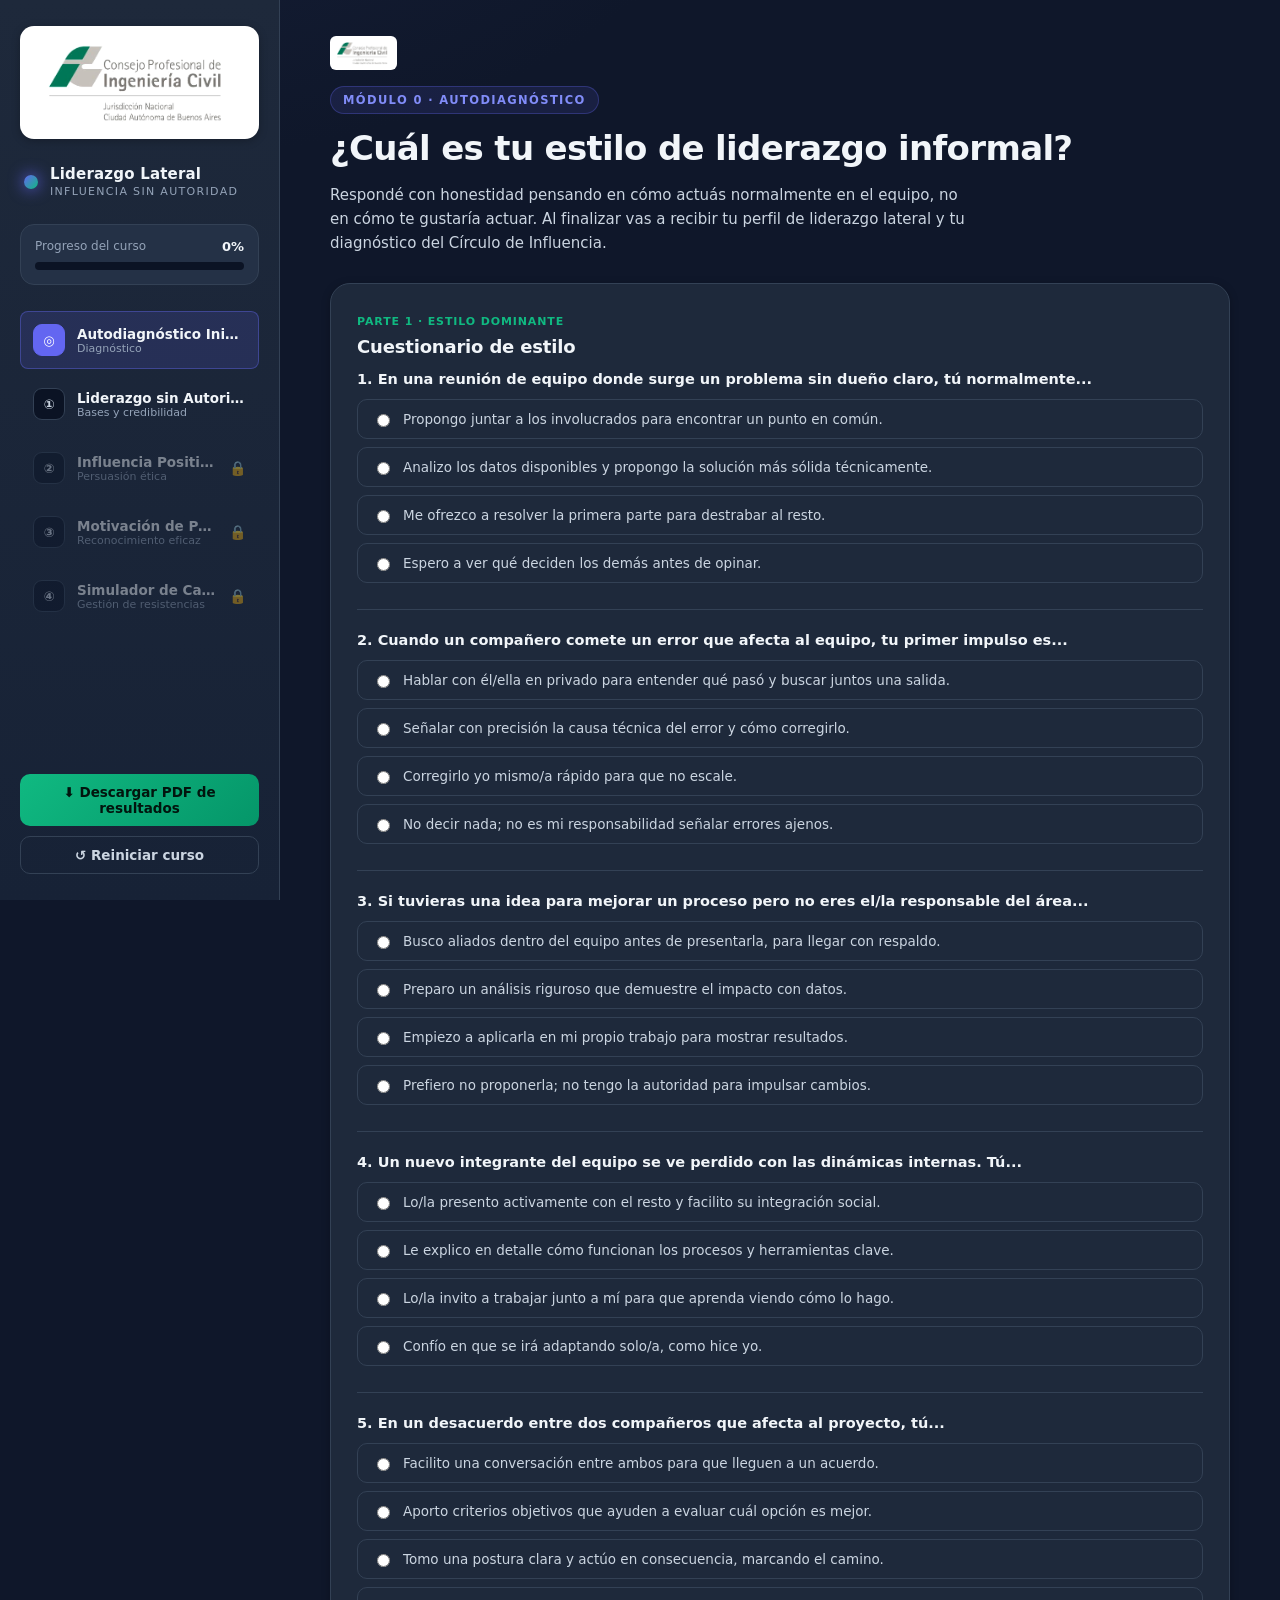
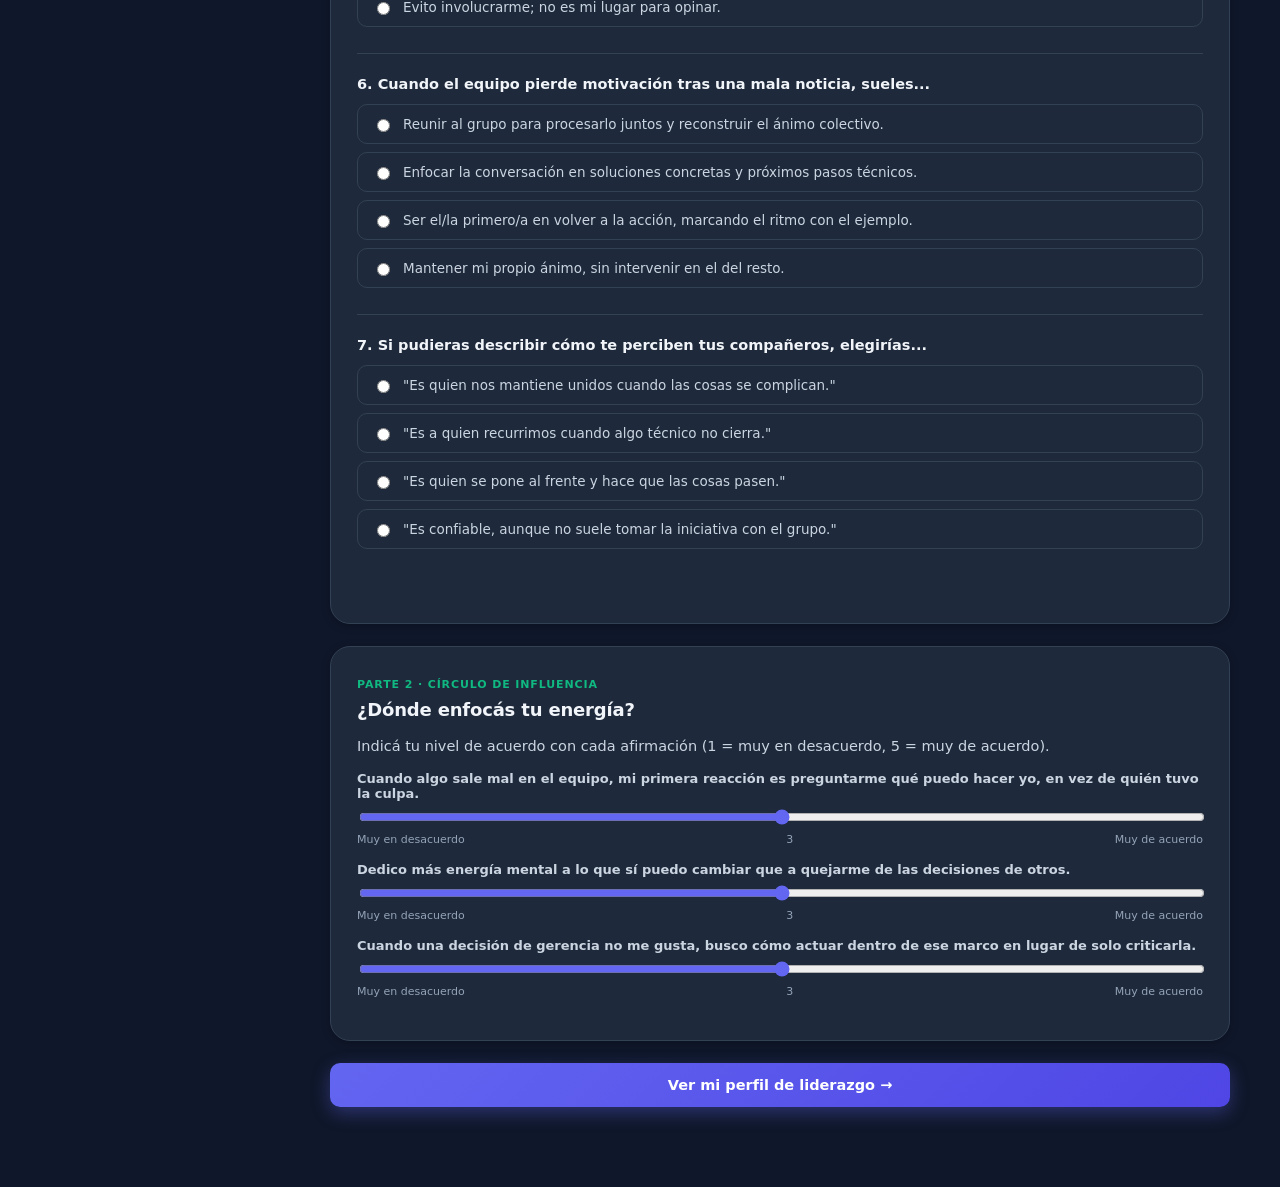
<file: Liderazgo/index.html>
<!DOCTYPE html>
<html lang="es">
<head>
<meta charset="UTF-8">
<meta name="viewport" content="width=device-width, initial-scale=1.0">
<title>Liderazgo Lateral &amp; Influencia Sin Autoridad</title>
<style>
:root{
  --bg-deep:#0f172a;
  --bg-panel:#1e293b;
  --bg-panel-2:#243146;
  --indigo:#6366f1;
  --indigo-light:#818cf8;
  --emerald:#10b981;
  --amber:#f59e0b;
  --text-hi:#f1f5f9;
  --text-mid:#cbd5e1;
  --text-low:#94a3b8;
  --border:#334155;
  --danger:#f87171;
  --radius-sm:8px;
  --radius-md:14px;
  --radius-lg:20px;
  --shadow-1:0 2px 8px rgba(0,0,0,.25);
  --shadow-2:0 12px 32px rgba(0,0,0,.35);
  --sidebar-w:280px;
}
*{box-sizing:border-box;}
html,body{margin:0;padding:0;}
body{
  font-family:'Inter',system-ui,-apple-system,Segoe UI,Roboto,sans-serif;
  background:radial-gradient(1200px 800px at 10% -10%, #17203a 0%, var(--bg-deep) 55%);
  color:var(--text-hi);
  min-height:100vh;
  -webkit-font-smoothing:antialiased;
}
a{color:inherit;}
button{font-family:inherit;}
::selection{background:var(--indigo);color:#fff;}

/* ---------- Layout shell ---------- */
.app-shell{display:flex;min-height:100vh;}

.topbar{
  display:none;
  position:sticky;top:0;z-index:40;
  align-items:center;justify-content:space-between;
  padding:14px 16px;
  background:rgba(15,23,42,.85);
  backdrop-filter:blur(10px);
  border-bottom:1px solid var(--border);
}
.topbar-brand{display:flex;align-items:center;gap:10px;font-weight:700;font-size:15px;}
.topbar-brand .logo-dot{width:10px;height:10px;border-radius:50%;background:linear-gradient(135deg,var(--indigo),var(--emerald));box-shadow:0 0 12px var(--indigo);}
.hamburger{
  width:40px;height:40px;border-radius:10px;border:1px solid var(--border);
  background:var(--bg-panel);display:flex;align-items:center;justify-content:center;
  cursor:pointer;
}
.hamburger span{display:block;width:18px;height:2px;background:var(--text-hi);position:relative;}
.hamburger span::before,.hamburger span::after{content:'';position:absolute;left:0;width:18px;height:2px;background:var(--text-hi);}
.hamburger span::before{top:-6px;}
.hamburger span::after{top:6px;}

.sidebar{
  width:var(--sidebar-w);
  flex-shrink:0;
  background:linear-gradient(180deg,var(--bg-panel) 0%, #172236 100%);
  border-right:1px solid var(--border);
  padding:26px 20px;
  position:sticky;top:0;height:100vh;overflow-y:auto;
  display:flex;flex-direction:column;gap:26px;
  z-index:35;
}
.brand{display:flex;align-items:center;gap:12px;padding:0 4px;}
.brand .logo-dot{width:14px;height:14px;border-radius:50%;background:linear-gradient(135deg,var(--indigo),var(--emerald));box-shadow:0 0 16px var(--indigo);}
.brand-text{line-height:1.15;}
.brand-text b{font-size:15px;letter-spacing:.2px;}
.brand-text span{display:block;font-size:11px;color:var(--text-low);text-transform:uppercase;letter-spacing:.12em;margin-top:2px;}

.org-badge{
  display:flex;align-items:center;justify-content:center;
  background:#ffffff;border-radius:var(--radius-md);
  padding:12px 14px;box-shadow:var(--shadow-1);
}
.org-badge img{width:100%;max-width:190px;height:auto;display:block;}
.topbar-org-badge{
  background:#ffffff;border-radius:8px;padding:5px 9px;display:flex;align-items:center;
}
.topbar-org-badge img{height:26px;width:auto;display:block;}
.module-org-mark{
  display:flex;align-items:center;gap:8px;margin-bottom:16px;
}
.module-org-mark img{height:34px;width:auto;display:block;background:#fff;border-radius:6px;padding:4px 6px;}

.progress-wrap{padding:14px;background:var(--bg-panel-2);border-radius:var(--radius-md);border:1px solid var(--border);}
.progress-wrap .pw-head{display:flex;justify-content:space-between;font-size:12px;color:var(--text-low);margin-bottom:8px;}
.progress-wrap .pw-head b{color:var(--text-hi);font-size:13px;}
.progress-track{height:8px;border-radius:99px;background:#0b1324;overflow:hidden;}
.progress-fill{height:100%;border-radius:99px;background:linear-gradient(90deg,var(--indigo),var(--emerald));transition:width .5s cubic-bezier(.4,0,.2,1);}

.nav-list{display:flex;flex-direction:column;gap:6px;flex:1;}
.nav-item{
  display:flex;align-items:center;gap:12px;
  padding:12px 12px;border-radius:var(--radius-sm);
  cursor:pointer;border:1px solid transparent;
  transition:background .15s, border-color .15s, transform .1s;
  position:relative;
}
.nav-item:hover{background:rgba(99,102,241,.1);}
.nav-item.active{background:rgba(99,102,241,.16);border-color:rgba(99,102,241,.4);}
.nav-item.locked{opacity:.45;cursor:not-allowed;}
.nav-badge{
  width:32px;height:32px;border-radius:9px;flex-shrink:0;
  display:flex;align-items:center;justify-content:center;
  font-size:13px;font-weight:700;
  background:#0b1324;border:1px solid var(--border);color:var(--text-mid);
}
.nav-item.active .nav-badge{background:var(--indigo);border-color:var(--indigo);color:#fff;}
.nav-item.done .nav-badge{background:var(--emerald);border-color:var(--emerald);color:#03150f;}
.nav-labels{display:flex;flex-direction:column;line-height:1.2;flex:1;min-width:0;}
.nav-labels b{font-size:13.5px;white-space:nowrap;overflow:hidden;text-overflow:ellipsis;}
.nav-labels span{font-size:11px;color:var(--text-low);}
.nav-lock{font-size:14px;color:var(--text-low);}

.sidebar-foot{display:flex;flex-direction:column;gap:10px;}
.btn{
  border:none;border-radius:10px;padding:10px 16px;font-size:13.5px;font-weight:600;
  cursor:pointer;transition:transform .12s, box-shadow .12s, background .15s;
  display:inline-flex;align-items:center;justify-content:center;gap:8px;
}
.btn:active{transform:scale(.97);}
.btn-primary{background:linear-gradient(135deg,var(--indigo),#4f46e5);color:#fff;box-shadow:0 6px 18px rgba(99,102,241,.35);}
.btn-primary:hover{box-shadow:0 8px 22px rgba(99,102,241,.5);}
.btn-ghost{background:transparent;border:1px solid var(--border);color:var(--text-mid);}
.btn-ghost:hover{border-color:var(--danger);color:var(--danger);}
.btn-amber{background:linear-gradient(135deg,var(--amber),#d97706);color:#1c1206;}
.btn-emerald{background:linear-gradient(135deg,var(--emerald),#059669);color:#02150e;}
.btn-sm{padding:7px 12px;font-size:12.5px;border-radius:8px;}
.btn-full{width:100%;}
.btn:disabled{opacity:.4;cursor:not-allowed;box-shadow:none;transform:none;}

.overlay{
  display:none;position:fixed;inset:0;background:rgba(3,7,18,.6);backdrop-filter:blur(2px);z-index:30;
}

/* ---------- Main content ---------- */
.main{flex:1;min-width:0;padding:36px 40px 80px;max-width:980px;margin:0 auto;width:100%;}
.module-header{margin-bottom:28px;}
.eyebrow{
  display:inline-flex;align-items:center;gap:8px;
  font-size:11.5px;font-weight:700;letter-spacing:.12em;text-transform:uppercase;
  color:var(--indigo-light);background:rgba(99,102,241,.12);border:1px solid rgba(99,102,241,.3);
  padding:6px 12px;border-radius:99px;margin-bottom:14px;
}
.module-title{font-size:clamp(24px,4vw,34px);font-weight:800;letter-spacing:-.02em;margin:0 0 10px;}
.module-sub{font-size:15px;color:var(--text-mid);line-height:1.6;max-width:640px;}

.card{
  background:var(--bg-panel);border:1px solid var(--border);border-radius:var(--radius-lg);
  padding:26px;margin-bottom:22px;box-shadow:var(--shadow-1);
}
.card h3{margin:0 0 14px;font-size:18px;font-weight:750;letter-spacing:-.01em;}
.card h4{margin:18px 0 8px;font-size:14.5px;font-weight:700;color:var(--indigo-light);}
.card p{color:var(--text-mid);line-height:1.7;font-size:14.5px;margin:0 0 12px;}
.section-tag{
  display:inline-block;font-size:11px;font-weight:700;letter-spacing:.08em;text-transform:uppercase;
  color:var(--emerald);margin-bottom:8px;
}

/* Tabs */
.tabs{display:flex;gap:6px;flex-wrap:wrap;border-bottom:1px solid var(--border);margin-bottom:18px;padding-bottom:0;}
.tab-btn{
  background:none;border:none;color:var(--text-low);padding:10px 16px;font-size:13.5px;font-weight:600;
  cursor:pointer;border-bottom:2px solid transparent;margin-bottom:-1px;transition:color .15s,border-color .15s;
}
.tab-btn:hover{color:var(--text-hi);}
.tab-btn.active{color:var(--indigo-light);border-color:var(--indigo);}
.tab-panel{display:none;animation:fadeIn .25s ease;}
.tab-panel.active{display:block;}
@keyframes fadeIn{from{opacity:0;transform:translateY(4px);}to{opacity:1;transform:translateY(0);}}

/* Accordion */
.accordion-item{border:1px solid var(--border);border-radius:var(--radius-md);margin-bottom:10px;overflow:hidden;background:var(--bg-panel-2);}
.accordion-head{
  display:flex;align-items:center;justify-content:space-between;padding:14px 18px;cursor:pointer;
  font-weight:650;font-size:14.5px;
}
.accordion-head:hover{background:rgba(99,102,241,.08);}
.accordion-icon{transition:transform .25s;color:var(--indigo-light);font-size:16px;}
.accordion-item.open .accordion-icon{transform:rotate(45deg);}
.accordion-body{max-height:0;overflow:hidden;transition:max-height .3s ease;padding:0 18px;}
.accordion-item.open .accordion-body{padding:0 18px 16px;}
.accordion-body p{margin:0;color:var(--text-mid);font-size:14px;line-height:1.7;}
.accordion-body ul{margin:8px 0 0;padding-left:18px;color:var(--text-mid);font-size:14px;line-height:1.8;}

/* Flip cards */
.flip-grid{display:grid;grid-template-columns:repeat(auto-fit,minmax(200px,1fr));gap:16px;}
.flip-card{perspective:1000px;height:180px;cursor:pointer;}
.flip-inner{position:relative;width:100%;height:100%;transition:transform .55s cubic-bezier(.4,.2,.2,1);transform-style:preserve-3d;}
.flip-card.flipped .flip-inner{transform:rotateY(180deg);}
.flip-face{
  position:absolute;inset:0;backface-visibility:hidden;border-radius:var(--radius-md);
  padding:18px;display:flex;flex-direction:column;justify-content:center;align-items:center;text-align:center;gap:8px;
  border:1px solid var(--border);
}
.flip-front{background:linear-gradient(150deg,var(--bg-panel-2),var(--bg-panel));}
.flip-front .fc-icon{font-size:28px;}
.flip-front b{font-size:14px;}
.flip-back{background:linear-gradient(150deg,#312e81,#1e1b4b);transform:rotateY(180deg);font-size:12.5px;color:#e0e7ff;line-height:1.6;}

/* Case study */
.case-box{
  background:linear-gradient(135deg,rgba(99,102,241,.08),rgba(16,185,129,.05));
  border:1px solid rgba(99,102,241,.25);border-radius:var(--radius-md);padding:20px;margin-top:8px;
}
.case-box .case-label{display:flex;align-items:center;gap:8px;font-size:11.5px;font-weight:700;text-transform:uppercase;letter-spacing:.08em;color:var(--amber);margin-bottom:10px;}

/* Tool blocks */
.tool-block{border:1px dashed var(--border);border-radius:var(--radius-md);padding:20px;margin-top:10px;background:#111a2e;}
.field-row{margin-bottom:16px;}
.field-row label{display:block;font-size:13px;font-weight:600;color:var(--text-mid);margin-bottom:6px;}
input[type=text],input[type=number],textarea,select{
  width:100%;background:#0b1324;border:1px solid var(--border);border-radius:9px;padding:10px 12px;
  color:var(--text-hi);font-size:13.5px;font-family:inherit;resize:vertical;
}
input[type=text]:focus,textarea:focus,select:focus{outline:2px solid var(--indigo);outline-offset:1px;border-color:var(--indigo);}
input[type=range]{width:100%;accent-color:var(--indigo);}
.slider-value{font-size:12px;color:var(--indigo-light);font-weight:700;}
.bar-row{display:flex;align-items:center;gap:10px;margin-bottom:10px;}
.bar-row .bar-label{width:120px;font-size:12.5px;color:var(--text-mid);flex-shrink:0;}
.bar-track{flex:1;height:12px;border-radius:99px;background:#0b1324;overflow:hidden;border:1px solid var(--border);}
.bar-fill{height:100%;border-radius:99px;background:linear-gradient(90deg,var(--indigo),var(--emerald));transition:width .5s ease;}
.bar-num{width:34px;text-align:right;font-size:12.5px;font-weight:700;color:var(--text-hi);}

.chip-grid{display:flex;flex-wrap:wrap;gap:10px;}
.chip{
  padding:10px 14px;border-radius:99px;border:1px solid var(--border);background:#0b1324;
  font-size:13px;cursor:pointer;transition:all .15s;color:var(--text-mid);
}
.chip:hover{border-color:var(--indigo);}
.chip.sel-influence{background:rgba(16,185,129,.18);border-color:var(--emerald);color:#d1fae5;}
.chip.sel-concern{background:rgba(245,158,11,.18);border-color:var(--amber);color:#fef3c7;}
.circle-cols{display:grid;grid-template-columns:1fr 1fr;gap:16px;margin-top:16px;}
.circle-col{border-radius:var(--radius-md);padding:14px;min-height:70px;border:1px solid var(--border);}
.circle-col.influence-col{background:rgba(16,185,129,.06);border-color:rgba(16,185,129,.35);}
.circle-col.concern-col{background:rgba(245,158,11,.06);border-color:rgba(245,158,11,.35);}
.circle-col h5{margin:0 0 8px;font-size:12.5px;text-transform:uppercase;letter-spacing:.06em;}
@media(max-width:560px){.circle-cols{grid-template-columns:1fr;}}

.mini-table{width:100%;border-collapse:collapse;margin-top:6px;}
.mini-table th,.mini-table td{border:1px solid var(--border);padding:8px;font-size:12.5px;text-align:left;vertical-align:top;}
.mini-table th{background:var(--bg-panel-2);color:var(--text-mid);font-weight:650;}

.output-box{
  margin-top:16px;background:#0b1324;border:1px solid var(--indigo);border-radius:var(--radius-md);
  padding:16px 18px;font-size:13.5px;line-height:1.75;color:#e0e7ff;white-space:pre-wrap;
}

.lever-grid{display:grid;grid-template-columns:repeat(auto-fit,minmax(180px,1fr));gap:14px;margin-top:8px;}
.lever-card{border:1px solid var(--border);border-radius:var(--radius-md);padding:16px;cursor:pointer;background:var(--bg-panel-2);transition:all .15s;}
.lever-card:hover{border-color:var(--indigo);}
.lever-card.active{border-color:var(--emerald);background:rgba(16,185,129,.1);}
.lever-card b{display:block;font-size:14px;margin-bottom:6px;}
.lever-card p{font-size:12.5px;margin:0;color:var(--text-mid);}
.lever-detail{margin-top:14px;font-size:13px;color:var(--text-mid);background:#0b1324;border-radius:10px;padding:12px 14px;display:none;}
.lever-detail.show{display:block;}

/* Quiz */
.quiz-box{margin-top:6px;}
.quiz-q{margin-bottom:22px;padding-bottom:18px;border-bottom:1px solid var(--border);}
.quiz-q:last-child{border-bottom:none;}
.quiz-q-title{font-size:14.5px;font-weight:650;margin-bottom:12px;}
.quiz-opt{
  display:flex;align-items:flex-start;gap:10px;padding:11px 14px;border:1px solid var(--border);
  border-radius:10px;margin-bottom:8px;cursor:pointer;font-size:13.5px;color:var(--text-mid);transition:all .15s;
}
.quiz-opt:hover{border-color:var(--indigo-light);background:rgba(99,102,241,.06);}
.quiz-opt input{margin-top:3px;accent-color:var(--indigo);}
.quiz-opt.correct{border-color:var(--emerald);background:rgba(16,185,129,.1);color:#d1fae5;}
.quiz-opt.incorrect{border-color:var(--danger);background:rgba(248,113,113,.1);color:#fecaca;}
.quiz-feedback{font-size:12.5px;margin-top:8px;padding:10px 12px;border-radius:8px;background:#0b1324;display:none;line-height:1.6;}
.quiz-feedback.show{display:block;}
.quiz-result{
  text-align:center;padding:26px;border-radius:var(--radius-lg);margin-top:10px;
  border:1px solid var(--border);
}
.quiz-result.pass{background:rgba(16,185,129,.12);border-color:var(--emerald);}
.quiz-result.fail{background:rgba(248,113,113,.1);border-color:var(--danger);}
.quiz-result .score-num{font-size:40px;font-weight:800;margin:6px 0;}

/* Simulator */
.sim-scene-select{display:flex;gap:12px;flex-wrap:wrap;margin-bottom:16px;}
.sim-scene-btn{flex:1;min-width:220px;text-align:left;padding:16px;border-radius:var(--radius-md);border:1px solid var(--border);background:var(--bg-panel-2);cursor:pointer;}
.sim-scene-btn:hover{border-color:var(--indigo);}
.sim-scene-btn b{display:block;font-size:14px;margin-bottom:4px;}
.sim-scene-btn span{font-size:12.5px;color:var(--text-low);}
.sim-node{background:#0b1324;border:1px solid var(--border);border-radius:var(--radius-md);padding:20px;margin-top:12px;}
.sim-node-text{font-size:14.5px;line-height:1.7;color:var(--text-hi);margin-bottom:16px;}
.sim-choice{
  display:block;width:100%;text-align:left;padding:12px 14px;border-radius:10px;border:1px solid var(--border);
  background:var(--bg-panel-2);color:var(--text-mid);font-size:13.5px;margin-bottom:9px;cursor:pointer;transition:all .15s;
}
.sim-choice:hover{border-color:var(--indigo-light);color:var(--text-hi);}
.sim-outcome{border-radius:var(--radius-md);padding:18px;margin-top:8px;}
.sim-outcome.good{background:rgba(16,185,129,.12);border:1px solid var(--emerald);}
.sim-outcome.ok{background:rgba(245,158,11,.12);border:1px solid var(--amber);}
.sim-outcome.bad{background:rgba(248,113,113,.1);border:1px solid var(--danger);}
.sim-outcome b{display:block;margin-bottom:6px;font-size:13.5px;}
.sim-outcome p{margin:0;font-size:13.5px;color:var(--text-mid);line-height:1.65;}
.sim-crumbs{display:flex;gap:6px;margin-bottom:12px;flex-wrap:wrap;}
.sim-crumb{font-size:11px;padding:4px 10px;border-radius:99px;background:#0b1324;border:1px solid var(--border);color:var(--text-low);}

/* Diagnostic report */
.style-result{display:flex;align-items:center;gap:18px;padding:20px;background:linear-gradient(135deg,rgba(99,102,241,.15),rgba(16,185,129,.08));border:1px solid var(--indigo);border-radius:var(--radius-lg);margin-bottom:20px;}
.style-icon{font-size:38px;flex-shrink:0;width:64px;height:64px;border-radius:16px;background:#0b1324;display:flex;align-items:center;justify-content:center;}
.style-result h3{margin:0 0 4px;font-size:19px;}
.style-result p{margin:0;font-size:13.5px;color:var(--text-mid);}
.trap-list li,.strength-list li{margin-bottom:8px;line-height:1.6;font-size:13.5px;color:var(--text-mid);}
.two-col{display:grid;grid-template-columns:1fr 1fr;gap:20px;}
@media(max-width:680px){.two-col{grid-template-columns:1fr;}}

.locked-panel{text-align:center;padding:60px 20px;}
.locked-panel .lock-icon{font-size:44px;margin-bottom:14px;opacity:.7;}
.locked-panel h3{font-size:19px;margin:0 0 8px;}
.locked-panel p{color:var(--text-low);font-size:14px;max-width:420px;margin:0 auto;}

.footer-nav{display:flex;justify-content:space-between;margin-top:26px;gap:12px;}

.toast{
  position:fixed;bottom:24px;left:50%;transform:translateX(-50%) translateY(20px);
  background:var(--bg-panel);border:1px solid var(--emerald);color:var(--text-hi);
  padding:13px 22px;border-radius:12px;font-size:13.5px;font-weight:600;box-shadow:var(--shadow-2);
  opacity:0;pointer-events:none;transition:all .3s ease;z-index:100;
}
.toast.show{opacity:1;transform:translateX(-50%) translateY(0);}

.modal-backdrop{
  display:none;position:fixed;inset:0;background:rgba(3,7,18,.7);z-index:90;
  align-items:center;justify-content:center;padding:20px;
}
.modal-backdrop.show{display:flex;}
.modal-box{background:var(--bg-panel);border:1px solid var(--border);border-radius:var(--radius-lg);padding:26px;max-width:400px;width:100%;box-shadow:var(--shadow-2);}
.modal-box h3{margin:0 0 10px;font-size:17px;}
.modal-box p{color:var(--text-mid);font-size:13.5px;line-height:1.6;margin:0 0 20px;}
.modal-actions{display:flex;gap:10px;justify-content:flex-end;}

/* Scrollbar */
::-webkit-scrollbar{width:9px;height:9px;}
::-webkit-scrollbar-track{background:transparent;}
::-webkit-scrollbar-thumb{background:#334155;border-radius:99px;}

@media(max-width:900px){
  .topbar{display:flex;}
  .sidebar{position:fixed;left:0;top:0;transform:translateX(-105%);transition:transform .25s ease;box-shadow:var(--shadow-2);}
  .sidebar.open{transform:translateX(0);}
  .overlay.show{display:block;}
  .main{padding:24px 18px 70px;}
  .two-col{grid-template-columns:1fr;}
}
@media(prefers-reduced-motion:reduce){
  *{animation-duration:.001ms !important;transition-duration:.001ms !important;}
}
</style>
</head>
<body>

<div class="topbar">
  <div class="topbar-brand">
    <span class="topbar-org-badge"><img src="[data-uri]" alt="Consejo Profesional de Ingeniería Civil"></span>
    Liderazgo Lateral
  </div>
  <button class="hamburger" id="hamburgerBtn" aria-label="Abrir menú"><span></span></button>
</div>
<div class="overlay" id="overlay"></div>

<div class="app-shell">
  <aside class="sidebar" id="sidebar">
    <div class="org-badge">
      <img src="[data-uri]" alt="Consejo Profesional de Ingeniería Civil - Jurisdicción Nacional, Ciudad Autónoma de Buenos Aires">
    </div>

    <div class="brand">
      <span class="logo-dot"></span>
      <div class="brand-text"><b>Liderazgo Lateral</b><span>Influencia sin autoridad</span></div>
    </div>

    <div class="progress-wrap">
      <div class="pw-head"><span>Progreso del curso</span><b id="progressPct">0%</b></div>
      <div class="progress-track"><div class="progress-fill" id="progressFill" style="width:0%"></div></div>
    </div>

    <nav class="nav-list" id="navList"></nav>

    <div class="sidebar-foot">
      <button class="btn btn-emerald btn-full" id="downloadResultsBtn">⬇ Descargar PDF de resultados</button>
      <button class="btn btn-ghost btn-full" id="resetBtn">↺ Reiniciar curso</button>
    </div>
  </aside>

  <main class="main" id="mainContent"></main>
</div>

<div class="toast" id="toast"></div>

<div class="modal-backdrop" id="resetModal">
  <div class="modal-box">
    <h3>¿Reiniciar todo el curso?</h3>
    <p>Se borrará tu progreso, tu perfil de liderazgo y tus puntuaciones de todos los módulos. Esta acción no se puede deshacer.</p>
    <div class="modal-actions">
      <button class="btn btn-ghost btn-sm" id="cancelReset">Cancelar</button>
      <button class="btn btn-sm" style="background:var(--danger);color:#2b0a0a;" id="confirmReset">Sí, reiniciar</button>
    </div>
  </div>
</div>

<script>
(function(){
'use strict';

/* =========================================================
   DATA
========================================================= */
const STORAGE_KEY = 'lla_course_state_v3';

const MODULES_META = [
  {id:0, key:'m0', title:'Autodiagnóstico Inicial', short:'Diagnóstico', icon:'◎'},
  {id:1, key:'m1', title:'Liderazgo sin Autoridad Formal', short:'Bases y credibilidad', icon:'①'},
  {id:2, key:'m2', title:'Influencia Positiva en el Entorno Laboral', short:'Persuasión ética', icon:'②'},
  {id:3, key:'m3', title:'Motivación de Pares y Compañeros', short:'Reconocimiento eficaz', icon:'③'},
  {id:4, key:'m4', title:'Simulador de Casos Reales', short:'Gestión de resistencias', icon:'④'},
];

const STYLES = {
  conector:{
    name:'El Conector Colaborativo',
    icon:'🤝',
    desc:'Lideras uniendo personas, tejiendo consensos y haciendo que el equipo se sienta parte de la solución.',
    strengths:['Generas confianza rápida entre perfiles distintos.','Facilitas que decisiones difíciles se tomen con apoyo real.','Detectas tensiones latentes antes de que exploten.'],
    traps:['Postergar decisiones necesarias por buscar consenso total.','Diluir tu propia postura para no incomodar a nadie.','Asumir el rol de mediador en conflictos que no te corresponden.'],
    roadmap:'Empieza por el Módulo 2 (Influencia Positiva) para estructurar tus propuestas, y refuerza el Módulo 1 para anclar tu credibilidad técnica además de la relacional.'
  },
  referente:{
    name:'El Referente Técnico / Experto',
    icon:'🧭',
    desc:'Influyes a través del dominio preciso de tu materia: cuando algo se complica, el equipo te busca a ti.',
    strengths:['Tus recomendaciones se perciben como objetivas y fundamentadas.','Resuelves bloqueos técnicos que frenan al grupo.','Ganas credibilidad incluso fuera de tu área directa.'],
    traps:['Explicar en exceso y perder al equipo en el detalle.','Asumir que tener razón basta para generar movimiento.','Subestimar la dimensión emocional de las decisiones.'],
    roadmap:'Prioriza el Módulo 1 (Matriz de Credibilidad) para equilibrar competencia con empatía, y luego el Módulo 3 para aprender a motivar más allá de los datos.'
  },
  modelo:{
    name:'El Modelo con el Ejemplo',
    icon:'🔥',
    desc:'Influyes con acción: iniciativa, compromiso visible y consistencia entre lo que dices y lo que haces.',
    strengths:['Inspiras sin necesidad de dar discursos.','Reduces la resistencia inicial porque ya demostraste que funciona.','Eres percibido/a como confiable y consecuente.'],
    traps:['Cargar tú solo/a el peso de iniciativas que deberían ser colectivas.','Frustrarte cuando otros no siguen tu ritmo.','Confundir hacer con delegar e involucrar.'],
    roadmap:'Explora el Módulo 2 para aprender a convertir tu ejemplo en una propuesta que otros puedan replicar, y el Módulo 4 para practicar cómo involucrar a quienes se resisten.'
  },
  pasivo:{
    name:'El Pasivo / Espectador',
    icon:'👁️',
    desc:'Aportas valor de forma individual, sólida y consistente, pero aún no activas tu influencia hacia el resto del equipo.',
    strengths:['Tu trabajo individual es confiable y de calidad.','Observas con claridad dinámicas que otros no ven.','Tienes potencial de influencia sin explotar.'],
    traps:['Esperar a tener un cargo formal para "empezar a liderar".','Guardarte ideas valiosas por miedo a no tener autoridad para proponerlas.','Confundir prudencia con inacción permanente.'],
    roadmap:'Comienza por el Módulo 1: entender que el liderazgo lateral no depende del cargo es la base para activar tu influencia paso a paso.'
  }
};

// Módulo 0: preguntas de estilo (cada opción suma 1 punto a un estilo)
const DIAG_STYLE_QUESTIONS = [
  {
    q:'En una reunión de equipo donde surge un problema sin dueño claro, tú normalmente...',
    opts:[
      {t:'Propongo juntar a los involucrados para encontrar un punto en común.',s:'conector'},
      {t:'Analizo los datos disponibles y propongo la solución más sólida técnicamente.',s:'referente'},
      {t:'Me ofrezco a resolver la primera parte para destrabar al resto.',s:'modelo'},
      {t:'Espero a ver qué deciden los demás antes de opinar.',s:'pasivo'},
    ]
  },
  {
    q:'Cuando un compañero comete un error que afecta al equipo, tu primer impulso es...',
    opts:[
      {t:'Hablar con él/ella en privado para entender qué pasó y buscar juntos una salida.',s:'conector'},
      {t:'Señalar con precisión la causa técnica del error y cómo corregirlo.',s:'referente'},
      {t:'Corregirlo yo mismo/a rápido para que no escale.',s:'modelo'},
      {t:'No decir nada; no es mi responsabilidad señalar errores ajenos.',s:'pasivo'},
    ]
  },
  {
    q:'Si tuvieras una idea para mejorar un proceso pero no eres el/la responsable del área...',
    opts:[
      {t:'Busco aliados dentro del equipo antes de presentarla, para llegar con respaldo.',s:'conector'},
      {t:'Preparo un análisis riguroso que demuestre el impacto con datos.',s:'referente'},
      {t:'Empiezo a aplicarla en mi propio trabajo para mostrar resultados.',s:'modelo'},
      {t:'Prefiero no proponerla; no tengo la autoridad para impulsar cambios.',s:'pasivo'},
    ]
  },
  {
    q:'Un nuevo integrante del equipo se ve perdido con las dinámicas internas. Tú...',
    opts:[
      {t:'Lo/la presento activamente con el resto y facilito su integración social.',s:'conector'},
      {t:'Le explico en detalle cómo funcionan los procesos y herramientas clave.',s:'referente'},
      {t:'Lo/la invito a trabajar junto a mí para que aprenda viendo cómo lo hago.',s:'modelo'},
      {t:'Confío en que se irá adaptando solo/a, como hice yo.',s:'pasivo'},
    ]
  },
  {
    q:'En un desacuerdo entre dos compañeros que afecta al proyecto, tú...',
    opts:[
      {t:'Facilito una conversación entre ambos para que lleguen a un acuerdo.',s:'conector'},
      {t:'Aporto criterios objetivos que ayuden a evaluar cuál opción es mejor.',s:'referente'},
      {t:'Tomo una postura clara y actúo en consecuencia, marcando el camino.',s:'modelo'},
      {t:'Evito involucrarme; no es mi lugar para opinar.',s:'pasivo'},
    ]
  },
  {
    q:'Cuando el equipo pierde motivación tras una mala noticia, sueles...',
    opts:[
      {t:'Reunir al grupo para procesarlo juntos y reconstruir el ánimo colectivo.',s:'conector'},
      {t:'Enfocar la conversación en soluciones concretas y próximos pasos técnicos.',s:'referente'},
      {t:'Ser el/la primero/a en volver a la acción, marcando el ritmo con el ejemplo.',s:'modelo'},
      {t:'Mantener mi propio ánimo, sin intervenir en el del resto.',s:'pasivo'},
    ]
  },
  {
    q:'Si pudieras describir cómo te perciben tus compañeros, elegirías...',
    opts:[
      {t:'"Es quien nos mantiene unidos cuando las cosas se complican."',s:'conector'},
      {t:'"Es a quien recurrimos cuando algo técnico no cierra."',s:'referente'},
      {t:'"Es quien se pone al frente y hace que las cosas pasen."',s:'modelo'},
      {t:'"Es confiable, aunque no suele tomar la iniciativa con el grupo."',s:'pasivo'},
    ]
  }
];

// Módulo 0: preguntas círculo de influencia (escala 1-5, 5 = alto foco en lo controlable)
const DIAG_CIRCLE_QUESTIONS = [
  'Cuando algo sale mal en el equipo, mi primera reacción es preguntarme qué puedo hacer yo, en vez de quién tuvo la culpa.',
  'Dedico más energía mental a lo que sí puedo cambiar que a quejarme de las decisiones de otros.',
  'Cuando una decisión de gerencia no me gusta, busco cómo actuar dentro de ese marco en lugar de solo criticarla.'
];

const CIRCLE_ITEMS = [
  {t:'Las políticas generales de la empresa', influence:false},
  {t:'La calidad de mi propio trabajo', influence:true},
  {t:'El estilo de comunicación de mi jefe/a', influence:false},
  {t:'Cómo reacciono ante un comentario incómodo', influence:true},
  {t:'La opinión que otros tienen de mí a largo plazo', influence:false},
  {t:'Las propuestas concretas que decido presentar', influence:true},
  {t:'El presupuesto asignado a mi área', influence:false},
  {t:'La forma en que doy feedback a un compañero', influence:true},
];

/* ---- Módulo 1 content ---- */
const M1 = {
  tabs:[
    {label:'Qué es', body:'El liderazgo lateral es la capacidad de generar movimiento, alineación y compromiso en otros sin depender de un cargo jerárquico. No reemplaza la autoridad formal: opera en paralelo a ella, y muchas veces es lo que hace que la autoridad formal funcione mejor en el día a día.'},
    {label:'Por qué importa', body:'Los equipos actuales dependen de coordinación horizontal constante: proyectos cruzados, decisiones rápidas, colaboración entre áreas. Quien sabe influir sin imponer se convierte en un nodo de valor que la organización identifica, aunque el organigrama no lo refleje todavía.'},
    {label:'El error común', body:'Confundir "no tengo autoridad" con "no puedo influir". La autoridad formal da derecho a ordenar; la credibilidad lateral da derecho a ser escuchado. Son fuentes de poder distintas, y la segunda se construye, no se otorga.'},
  ],
  accordion:[
    {h:'Autoridad formal vs. autoridad informal', b:'La autoridad formal proviene del cargo y permite exigir cumplimiento. La autoridad informal proviene de la credibilidad acumulada y permite generar adhesión voluntaria. Un/a líder lateral efectivo/a no necesita imponer: logra que las personas quieran seguirlo/a.'},
    {h:'Los tres pilares de la credibilidad personal', b:'Competencia (haces bien lo que dices que sabes hacer), Coherencia (tus palabras y tus actos son consistentes en el tiempo) y Empatía (entiendes y consideras genuinamente las necesidades del otro). Cuando falta cualquiera de los tres, la influencia se erosiona, incluso si los otros dos son altos.'},
    {h:'El Círculo de Influencia', b:'Concepto derivado de Stephen Covey: hay cosas sobre las que tenemos control directo (nuestras acciones, actitudes, propuestas) y cosas que sólo nos preocupan pero no controlamos (decisiones ajenas, políticas generales). El liderazgo lateral crece cuando enfocamos la energía en el primer círculo; se agota cuando la volcamos en el segundo.'},
  ],
  flip:[
    {icon:'🎯',front:'Credibilidad ≠ simpatía',back:'Puedes ser querido/a y no ser creíble, o ser muy respetado/a sin ser el/la más simpático/a. La credibilidad lateral se construye con evidencia sostenida, no con carisma puntual.'},
    {icon:'🧩',front:'Influencia es un proceso, no un evento',back:'Nadie gana credibilidad lateral en una sola reunión. Se acumula en decenas de interacciones pequeñas y consistentes a lo largo del tiempo.'},
    {icon:'⚖️',front:'Poder vs. autoridad',back:'La autoridad es el derecho formal a decidir. El poder de influencia lateral es la capacidad real de movilizar a otros, con o sin ese derecho formal.'},
  ],
  case:{
    title:'Caso: el analista que destrabó un proyecto sin ser el líder del equipo',
    body:'Julián era analista senior en un equipo de operaciones, sin ningún cargo de coordinación. Cuando un proyecto crítico se estancó por falta de acuerdo entre dos áreas, no esperó a que su jefa resolviera el conflicto: reunió información de ambas partes, propuso un punto medio bien documentado y lo compartió primero con sus pares, ajustándolo con su feedback antes de llevarlo a la reunión general. El plan se aprobó casi sin cambios. Nadie lo nombró "líder del proyecto", pero durante meses, cuando surgía un desacuerdo similar, el equipo empezó a buscarlo a él primero.'
  },
  quiz:[
    {
      q:'¿Cuál es la diferencia central entre autoridad formal y liderazgo lateral?',
      opts:[
        {t:'La autoridad formal exige cumplimiento por el cargo; el liderazgo lateral genera adhesión por credibilidad.',correct:true,fb:'Correcto: son dos fuentes de poder distintas y complementarias. El liderazgo lateral no reemplaza al cargo, opera junto a él.'},
        {t:'No hay diferencia real; ambas requieren tener un puesto jerárquico.',correct:false,fb:'Incorrecto: esta opción asume que sin cargo no hay influencia posible, justamente el falso supuesto que el liderazgo lateral desafía.'},
        {t:'El liderazgo lateral solo aplica a quienes aspiran a un ascenso.',correct:false,fb:'Incorrecto: reduce el liderazgo lateral a una estrategia de carrera, cuando en realidad es una forma de generar valor colectivo, tenga o no consecuencias en el organigrama.'},
        {t:'La autoridad formal siempre genera más compromiso que la informal.',correct:false,fb:'Incorrecto: la evidencia organizacional muestra lo contrario en muchos casos: el cumplimiento por obligación suele ser más frágil que la adhesión voluntaria.'},
      ]
    },
    {
      q:'Un compañero muy competente técnicamente pierde credibilidad porque incumple lo que promete. ¿Qué pilar está fallando?',
      opts:[
        {t:'Coherencia.',correct:true,fb:'Correcto: la competencia está intacta, pero la falta de consistencia entre lo que dice y lo que hace erosiona la confianza del equipo en él.'},
        {t:'Competencia.',correct:false,fb:'Incorrecto: el enunciado indica explícitamente que es muy competente técnicamente; el problema no está ahí.'},
        {t:'Empatía.',correct:false,fb:'Incorrecto: no hay evidencia de que no entienda o no considere al otro; el problema es el desfase entre palabra y acción.'},
        {t:'Antigüedad en el puesto.',correct:false,fb:'Incorrecto: la antigüedad no es uno de los pilares de la credibilidad lateral, y asumir que "más años" da autoridad es el mismo error jerárquico que este marco busca evitar.'},
      ]
    },
    {
      q:'Según el Círculo de Influencia, ¿cuál de estas acciones fortalece más el liderazgo lateral?',
      opts:[
        {t:'Enfocar la energía en ajustar mi propia propuesta y forma de comunicarla.',correct:true,fb:'Correcto: está dentro de tu círculo de control directo, por lo que invertir energía ahí genera resultados tangibles.'},
        {t:'Esperar a que la política de la empresa cambie para poder actuar.',correct:false,fb:'Incorrecto: eso pertenece al círculo de preocupación; esperar pasivamente no construye influencia lateral.'},
        {t:'Quejarme con el resto del equipo sobre decisiones que no controlo.',correct:false,fb:'Incorrecto: esto no requiere autoridad formal para evitarse; es una elección personal que consume energía sin generar cambio.'},
        {t:'Pedir que me asciendan antes de proponer cualquier mejora.',correct:false,fb:'Incorrecto: vuelve a asumir que la influencia depende del cargo, el supuesto jerárquico que este módulo busca desmontar.'},
      ]
    },
    {
      q:'Julián (el caso de estudio) logró credibilidad lateral principalmente porque...',
      opts:[
        {t:'Involucró a sus pares antes de presentar la propuesta, sumando coherencia y consideración genuina.',correct:true,fb:'Correcto: no impuso su solución, la validó con el equipo antes, combinando competencia técnica con empatía y consistencia.'},
        {t:'Tenía más años de antigüedad que el resto del equipo.',correct:false,fb:'Incorrecto: el caso no menciona la antigüedad como factor; fue su proceso de trabajo lo que generó credibilidad.'},
        {t:'Su jefa le delegó formalmente la resolución del conflicto.',correct:false,fb:'Incorrecto: el caso indica explícitamente que actuó sin esperar una delegación formal.'},
        {t:'Impuso su análisis en la reunión general sin consultarlo antes.',correct:false,fb:'Incorrecto: es lo opuesto a lo que hizo; el caso resalta que ajustó la propuesta con el feedback de sus pares primero.'},
      ]
    },
    {
      q:'¿Cuál de estas frases refleja mejor un falso supuesto de autoridad jerárquica?',
      opts:[
        {t:'"No puedo proponer cambios porque no soy el/la jefe/a del área."',correct:true,fb:'Correcto: asume que la legitimidad para proponer depende del cargo, cuando en realidad depende de la credibilidad construida.'},
        {t:'"Puedo generar una propuesta sólida y buscar apoyo antes de presentarla."',correct:false,fb:'Esta opción es en realidad la correcta según el marco de liderazgo lateral: no asume que el cargo sea un requisito.'},
        {t:'"Mi credibilidad se construye con consistencia entre lo que digo y hago."',correct:false,fb:'Esta afirmación es coherente con el marco de credibilidad lateral, no un falso supuesto jerárquico.'},
        {t:'"Puedo influir en decisiones aunque no tenga el cargo formal."',correct:false,fb:'Esta es precisamente la premisa central del liderazgo lateral, no un error.'},
      ]
    },
  ]
};

/* ---- Módulo 2 content ---- */
const M2 = {
  tabs:[
    {label:'Persuasión ética', body:'Persuadir éticamente significa influir mostrando de forma honesta cómo una idea beneficia a las partes involucradas, sin manipular, ocultar información ni presionar mediante jerarquía. La persuasión ética se sostiene en el tiempo; la manipulación se agota en la primera desilusión.'},
    {label:'Vender una idea', body:'"Vender" una iniciativa lateralmente no es imponerla: es traducirla al lenguaje de interés de quien debe aprobarla o sumarse. Esto exige identificar qué le importa a cada interlocutor antes de redactar la propuesta, no después.'},
    {label:'Errores frecuentes', body:'Presentar una idea solo desde el propio punto de vista, no anticipar objeciones razonables, o esperar que "la buena idea se venda sola" sin adaptarla a quien debe decidir sobre ella.'},
  ],
  accordion:[
    {h:'Estructura de una Propuesta de Impacto', b:'Toda propuesta lateral efectiva responde a cuatro preguntas: ¿qué problema resuelve?, ¿qué gana el equipo?, ¿qué gana quien decide?, y ¿cuál es la acción concreta que pido? Omitir cualquiera debilita la propuesta.'},
    {h:'Intereses cruzados', b:'Cada persona involucrada en una decisión tiene intereses propios, a veces explícitos y a veces no. Mapearlos con anticipación (qué le preocupa, qué prioriza, qué gana o pierde) permite anticipar objeciones y ajustar el mensaje sin cambiar la esencia de la idea.'},
    {h:'Reciprocidad y prueba social', b:'Dos principios éticos de influencia: la reciprocidad (mostrar disposición genuina a ayudar antes de pedir algo) y la prueba social (mostrar que otros ya validaron o probaron algo similar) aumentan la receptividad sin recurrir a presión jerárquica.'},
  ],
  flip:[
    {icon:'📌',front:'Problema primero',back:'Antes de proponer una solución, nombra con precisión el problema que resuelve. Sin problema claro, la propuesta suena a capricho personal.'},
    {icon:'🎁',front:'Beneficio mutuo',back:'Una propuesta lateral fuerte siempre muestra ganancia para el equipo y para quien decide, no solo para quien la presenta.'},
    {icon:'🗣️',front:'Lenguaje del otro',back:'La misma idea se comunica distinto a un par que a un responsable de área. Adapta el énfasis sin cambiar el contenido.'},
  ],
  case:{
    title:'Caso: la propuesta que cambió un proceso sin pedir permiso formal',
    body:'Marina notó que el equipo perdía horas cada semana re-explicando el mismo procedimiento a clientes nuevos. En vez de simplemente quejarse, armó un documento breve: el problema (tiempo perdido, respuestas inconsistentes), el beneficio para el equipo (menos interrupciones repetitivas), el beneficio para su jefe (mejor percepción de profesionalismo ante clientes) y una acción concreta (una plantilla de respuesta estándar, lista para usar). La presentó primero a dos compañeros para ajustar el tono, y luego a su jefe como algo ya casi terminado. Se adoptó en la primera semana.'
  },
  quiz:[
    {
      q:'¿Cuál es el primer elemento que debe tener una Propuesta de Impacto sólida?',
      opts:[
        {t:'Una definición clara del problema que resuelve.',correct:true,fb:'Correcto: sin un problema bien nombrado, cualquier solución parece arbitraria o innecesaria.'},
        {t:'La aprobación previa del jefe directo.',correct:false,fb:'Incorrecto: exigir aprobación previa antes de estructurar la idea asume que sin autorización jerárquica no se puede ni pensar una propuesta.'},
        {t:'Una lista de las personas que están en contra.',correct:false,fb:'Incorrecto: eso puede ser útil después, pero no es el punto de partida de una propuesta de impacto.'},
        {t:'Un cargo o título que respalde la iniciativa.',correct:false,fb:'Incorrecto: vuelve a asumir que la legitimidad depende del cargo, no del valor real de la propuesta.'},
      ]
    },
    {
      q:'Marina (el caso) mostró un principio ético de influencia al...',
      opts:[
        {t:'Presentar la propuesta casi terminada, facilitando su adopción sin exigir nada a cambio.',correct:true,fb:'Correcto: esto refleja reciprocidad — reduce el esfuerzo de decisión del otro, generando disposición genuina a colaborar.'},
        {t:'Pedirle a su jefe que la obligara a implementarla en todo el equipo.',correct:false,fb:'Incorrecto: el caso no menciona ninguna imposición jerárquica; de hecho la propuesta se sostiene en su propio valor.'},
        {t:'Ocultar a sus compañeros que también hablaría con el jefe.',correct:false,fb:'Incorrecto: la persuasión ética requiere transparencia, no ocultamiento de intenciones.'},
        {t:'Presentarla directamente a dirección, saltando a su equipo inmediato.',correct:false,fb:'Incorrecto: el caso indica que primero la validó con pares, no que la saltó.'},
      ]
    },
    {
      q:'¿Qué distingue a la persuasión ética de la manipulación?',
      opts:[
        {t:'La persuasión ética muestra honestamente el beneficio mutuo; la manipulación oculta información o presiona.',correct:true,fb:'Correcto: la transparencia sobre costos y beneficios reales es lo que separa influir de manipular.'},
        {t:'La persuasión ética solo puede hacerla quien tiene un cargo de autoridad.',correct:false,fb:'Incorrecto: cualquier persona, con o sin cargo, puede persuadir éticamente; el cargo no es el diferenciador.'},
        {t:'La manipulación es más rápida, por eso es preferible en contextos urgentes.',correct:false,fb:'Incorrecto: la manipulación puede acelerar una decisión puntual, pero erosiona la confianza a mediano plazo, dañando la influencia futura.'},
        {t:'No hay diferencia real entre ambas si el resultado final es positivo.',correct:false,fb:'Incorrecto: el medio importa tanto como el resultado; la manipulación daña la relación aunque el resultado inmediato sea bueno.'},
      ]
    },
    {
      q:'Al mapear "intereses cruzados" antes de una propuesta, el objetivo principal es...',
      opts:[
        {t:'Anticipar qué le importa a cada interlocutor para ajustar el mensaje sin cambiar la esencia de la idea.',correct:true,fb:'Correcto: entender los intereses de cada parte permite comunicar mejor, no manipular la propuesta.'},
        {t:'Descubrir debilidades personales de los decisores para usarlas a tu favor.',correct:false,fb:'Incorrecto: esto describe una táctica manipuladora, no un mapeo ético de intereses.'},
        {t:'Determinar a quién puedes ignorar porque no tiene poder formal de decisión.',correct:false,fb:'Incorrecto: ignorar a alguien por no tener cargo formal contradice el enfoque lateral, que valora la influencia más allá de la jerarquía.'},
        {t:'Decidir a quién presionar primero según su posición en el organigrama.',correct:false,fb:'Incorrecto: el criterio no es la posición jerárquica, sino el interés real que cada persona tiene en el resultado.'},
      ]
    },
    {
      q:'¿Por qué "esperar a que la buena idea se venda sola" suele fallar en un contexto lateral?',
      opts:[
        {t:'Porque sin traducirla al interés de quien decide, la idea puede pasar desapercibida aunque sea valiosa.',correct:true,fb:'Correcto: el valor objetivo de una idea no garantiza su adopción; la comunicación estratégica es parte del trabajo de influir.'},
        {t:'Porque solo las ideas propuestas por jefes se implementan en la práctica.',correct:false,fb:'Incorrecto: esto es un falso supuesto jerárquico; el caso de Marina muestra justamente lo contrario.'},
        {t:'Porque las buenas ideas siempre requieren aprobación de recursos humanos.',correct:false,fb:'Incorrecto: no es un requisito general y no es la razón por la que las ideas no comunicadas fracasan.'},
        {t:'Porque el equipo nunca acepta cambios que no vengan acompañados de una orden formal.',correct:false,fb:'Incorrecto: de nuevo asume que sólo la orden formal moviliza, contradiciendo la evidencia del propio caso de estudio.'},
      ]
    },
  ]
};

/* ---- Módulo 3 content ---- */
const M3 = {
  tabs:[
    {label:'Motivación entre pares', body:'A diferencia de un/a manager, un/a compañero/a no tiene herramientas formales de recompensa (bonos, ascensos). Su influencia motivacional pasa por el reconocimiento genuino, la conexión con el propósito compartido y el respeto por la autonomía del otro.'},
    {label:'Reconocimiento eficaz', body:'El reconocimiento entre pares es más creíble cuando es específico, oportuno y centrado en el comportamiento observable, no en generalidades vacías como "buen trabajo".'},
    {label:'Motivadores intrínsecos', body:'Según la investigación en motivación (Deci & Ryan, Pink), las personas se activan más por autonomía, maestría y propósito que por incentivos externos, especialmente en tareas de conocimiento y colaboración.'},
  ],
  accordion:[
    {h:'Estructura Situación-Comportamiento-Impacto (SBI)', b:'Un feedback de reconocimiento sólido describe la Situación concreta en que ocurrió, el Comportamiento específico observado, y el Impacto que tuvo en el equipo o el resultado. Esta estructura evita la vaguedad y hace que el reconocimiento se sienta merecido, no automático.'},
    {h:'Autonomía, Maestría y Propósito', b:'Autonomía: sentir control sobre cómo se hace el propio trabajo. Maestría: percibir progreso real en una habilidad que importa. Propósito: conectar la tarea diaria con un sentido mayor. Activar cualquiera de estas tres palancas, sin necesidad de autoridad formal, genera motivación sostenida.'},
    {h:'Por qué el reconocimiento entre pares pesa distinto', b:'El reconocimiento de un/a par no está "obligado" por la estructura jerárquica, por eso suele percibirse como más genuino. Usado bien, tiene un efecto motivacional que muchas veces supera al de un elogio formal de gerencia.'},
  ],
  flip:[
    {icon:'🎯',front:'Específico > genérico',back:'"Buen trabajo" no genera casi ningún efecto motivacional. "Tu resumen de ayer evitó que perdiéramos media hora en la reunión" sí.'},
    {icon:'⏱️',front:'Oportuno, no acumulado',back:'El reconocimiento pierde fuerza cuanto más tiempo pasa entre el hecho y el comentario. Antes es mejor que perfecto.'},
    {icon:'🧭',front:'Propósito conecta',back:'Recordarle a un compañero cómo su tarea impacta en algo mayor suele motivar más que elogiar el resultado aislado.'},
  ],
  case:{
    title:'Caso: el reconocimiento que evitó una renuncia',
    body:'Tomás, diseñador senior, estaba desmotivado tras meses sin señales claras de que su trabajo importara. Una compañera de otro equipo, sin ningún vínculo jerárquico con él, le escribió un mensaje puntual: "En la reunión de ayer, tu propuesta de flujo de onboarding resolvió justo el problema que veníamos arrastrando hace dos meses; el equipo de soporte ya lo está usando." No era un elogio genérico: nombraba la situación, el comportamiento y el impacto real. Tomás mencionó después que ese mensaje fue lo que lo hizo reconsiderar una renuncia que ya tenía casi decidida.'
  },
  quiz:[
    {
      q:'¿Qué hace que el mensaje de la compañera de Tomás sea un feedback SBI efectivo?',
      opts:[
        {t:'Nombra la situación concreta, el comportamiento específico y el impacto real, sin depender de jerarquía.',correct:true,fb:'Correcto: cumple los tres elementos de la estructura SBI y no requiere ningún cargo formal para tener peso genuino.'},
        {t:'Viene de alguien con más antigüedad que Tomás en la empresa.',correct:false,fb:'Incorrecto: el caso no indica que la antigüedad sea relevante; lo que importa es la especificidad del mensaje.'},
        {t:'Fue enviado por escrito y no de forma verbal.',correct:false,fb:'Incorrecto: el canal no es lo que determina la eficacia del feedback SBI, sino su contenido específico.'},
        {t:'Incluye una promesa de recompensa futura.',correct:false,fb:'Incorrecto: el mensaje no ofrece ninguna recompensa; su fuerza está en el reconocimiento genuino, no en un incentivo externo.'},
      ]
    },
    {
      q:'Según el modelo de motivadores intrínsecos, ¿cuál de estas palancas se activó principalmente en el caso de Tomás?',
      opts:[
        {t:'Propósito: entendió que su trabajo tuvo un impacto real en otro equipo.',correct:true,fb:'Correcto: el mensaje conectó su tarea con un efecto concreto más allá de sí mismo, activando la palanca de propósito.'},
        {t:'Autonomía: se le permitió elegir su propio horario de trabajo.',correct:false,fb:'Incorrecto: el caso no menciona nada sobre horarios ni control sobre el método de trabajo.'},
        {t:'Un aumento salarial inminente.',correct:false,fb:'Incorrecto: no hay ninguna mención de compensación económica en el caso; la motivación intrínseca no depende de eso.'},
        {t:'Una promoción a un cargo de jefatura.',correct:false,fb:'Incorrecto: el reconocimiento no vino acompañado de ningún cambio de cargo.'},
      ]
    },
    {
      q:'¿Por qué el reconocimiento entre pares puede tener más peso que uno formal de gerencia?',
      opts:[
        {t:'Porque no está "obligado" por la jerarquía, por lo que se percibe como más genuino.',correct:true,fb:'Correcto: al no depender de una obligación de rol, se interpreta como una elección voluntaria de reconocer al otro.'},
        {t:'Porque los pares tienen más autoridad formal que los gerentes.',correct:false,fb:'Incorrecto: es al revés en la estructura formal; el peso del reconocimiento entre pares no depende de tener más autoridad.'},
        {t:'Porque siempre incluye una recomendación de ascenso.',correct:false,fb:'Incorrecto: el reconocimiento entre pares no suele tener ninguna implicancia formal de ese tipo.'},
        {t:'Porque los gerentes no están capacitados para dar feedback.',correct:false,fb:'Incorrecto: esta opción generaliza sin fundamento y no es la explicación real del fenómeno.'},
      ]
    },
    {
      q:'¿Cuál de estos mensajes es un ejemplo correcto de estructura SBI?',
      opts:[
        {t:'"Ayer en la reunión (situación), cuando resumiste los puntos clave antes de que decidiéramos (comportamiento), evitaste que volviéramos a discutir lo mismo la próxima semana (impacto)."',correct:true,fb:'Correcto: contiene los tres componentes de forma clara y específica.'},
        {t:'"Sos muy buena persona y siempre ayudás a todos."',correct:false,fb:'Incorrecto: es un elogio genérico sin situación, comportamiento ni impacto concretos.'},
        {t:'"Deberías esforzarte más, como hace tu compañero."',correct:false,fb:'Incorrecto: no es reconocimiento, es una comparación crítica, y no sigue la estructura SBI.'},
        {t:'"Buen trabajo esta semana."',correct:false,fb:'Incorrecto: carece de especificidad; no identifica situación, comportamiento ni impacto.'},
      ]
    },
    {
      q:'Un compañero se resiste a asumir una tarea nueva porque siente que no tiene margen para decidir cómo hacerla. ¿Qué palanca motivacional conviene activar?',
      opts:[
        {t:'Autonomía: ofrecerle margen real para decidir el "cómo", no solo el "qué".',correct:true,fb:'Correcto: la resistencia describe justamente una falta de autonomía percibida; abordarla directamente es lo que puede destrabar su motivación.'},
        {t:'Ofrecerle un bono económico por completar la tarea.',correct:false,fb:'Incorrecto: además de no estar al alcance de un par, no resuelve la causa real señalada (falta de margen de decisión).'},
        {t:'Explicarle en detalle por qué la tarea es importante para la empresa.',correct:false,fb:'Incorrecto: eso activaría propósito, pero no responde a la causa específica mencionada, que es falta de autonomía.'},
        {t:'Asignarle un supervisor que controle cada paso del proceso.',correct:false,fb:'Incorrecto: esto reduce aún más su autonomía percibida, empeorando el problema en lugar de resolverlo.'},
      ]
    },
  ]
};

/* ---- Módulo 4 content ---- */
const M4 = {
  tabs:[
    {label:'Resistencias entre iguales', body:'Cuando quien impulsa un cambio no tiene autoridad formal, la resistencia de los pares suele expresarse distinto que hacia un jefe: menos abiertamente, pero con más peso informal (comentarios en pasillo, desgano silencioso, sabotaje pasivo).'},
    {label:'Gestionar sin imponer', body:'Gestionar resistencia lateral no es "convencer a la fuerza", sino entender la objeción real detrás de la resistencia (miedo, sobrecarga, desacuerdo genuino) y responder a esa causa, no a la superficie.'},
    {label:'El rol del ejemplo', body:'En ausencia de autoridad para exigir, la demostración práctica y sostenida suele ser más persuasiva que cualquier argumento verbal.'},
  ],
  case:{
    title:'Antes de simular: el patrón detrás de ambos casos',
    body:'En los dos escenarios que vas a enfrentar, la tentación más común es "empujar" la decisión usando urgencia o presión social. La alternativa lateral efectiva casi siempre combina tres elementos: nombrar la objeción real en vez de ignorarla, ofrecer una opción de participación genuina (no una imposición disfrazada de pregunta), y sostener el compromiso con hechos, no solo con palabras.'
  },
  quiz:[
    {
      q:'Un compañero se resiste abiertamente a un cambio de proceso que propusiste, sin dar razones claras. ¿Cuál es el mejor primer paso lateral?',
      opts:[
        {t:'Preguntarle en privado qué le preocupa específicamente del cambio.',correct:true,fb:'Correcto: sin autoridad para exigir cumplimiento, entender la objeción real es el paso que más probabilidades tiene de destrabar la resistencia.'},
        {t:'Pedirle a un superior que le ordene aceptar el cambio.',correct:false,fb:'Incorrecto: recurrir a una orden jerárquica externa no construye credibilidad lateral; resuelve el síntoma pero no la causa, y puede dañar la relación.'},
        {t:'Ignorar su resistencia y avanzar igual con el resto del equipo.',correct:false,fb:'Incorrecto: ignorar la resistencia suele profundizarla y generar sabotaje pasivo más adelante.'},
        {t:'Explicarle públicamente por qué está equivocado delante del equipo.',correct:false,fb:'Incorrecto: exponerlo públicamente genera defensividad y daña la relación, dificultando cualquier influencia futura.'},
      ]
    },
    {
      q:'Un par se queja constantemente de decisiones de gerencia pero no propone alternativas. ¿Qué enfoque lateral es más efectivo?',
      opts:[
        {t:'Ayudarlo a distinguir qué parte de la situación sí puede accionar él mismo.',correct:true,fb:'Correcto: reconectar la conversación con el círculo de influencia (en vez del de preocupación) suele ser más productivo que validar solo la queja.'},
        {t:'Decirle que dejar de quejarse es una orden si quiere seguir en el equipo.',correct:false,fb:'Incorrecto: no tienes autoridad formal para dar esa "orden", y hacerlo dañaría la relación sin resolver la causa de fondo.'},
        {t:'Sumarte a la queja para generar empatía inmediata.',correct:false,fb:'Incorrecto: sumarse sin aportar una salida refuerza el círculo de preocupación en vez de moverlo hacia la acción.'},
        {t:'Evitar el tema por completo para no involucrarte.',correct:false,fb:'Incorrecto: evitarlo desaprovecha una oportunidad real de generar influencia positiva y de ayudar al compañero a reencuadrar la situación.'},
      ]
    },
    {
      q:'Impulsas una nueva forma de trabajo y la mitad del equipo la adopta, la otra mitad la ignora en silencio. ¿Qué deberías hacer primero?',
      opts:[
        {t:'Conversar individualmente con quienes no la adoptaron para entender la objeción puntual de cada uno.',correct:true,fb:'Correcto: la resistencia silenciosa suele tener causas distintas por persona; una conversación individual revela más que una charla grupal genérica.'},
        {t:'Anunciar en una reunión que quien no se sume quedará mal visto.',correct:false,fb:'Incorrecto: esto es presión social encubierta, no persuasión ética, y puede generar cumplimiento superficial sin compromiso real.'},
        {t:'Asumir que están de acuerdo porque no dijeron nada en contra.',correct:false,fb:'Incorrecto: el silencio no equivale a acuerdo; ignorar la señal puede consolidar una resistencia pasiva más difícil de revertir después.'},
        {t:'Escalar el tema a un superior para que lo resuelva por ti.',correct:false,fb:'Incorrecto: delegar la gestión de la resistencia a una autoridad externa reduce tu propia credibilidad lateral en el proceso.'},
      ]
    },
    {
      q:'¿Por qué "sostener el compromiso con hechos, no solo con palabras" es clave en el liderazgo lateral?',
      opts:[
        {t:'Porque sin autoridad formal, la consistencia entre lo dicho y lo hecho es la principal fuente de credibilidad.',correct:true,fb:'Correcto: en ausencia de poder jerárquico, las acciones sostenidas son la evidencia más fuerte de que la propuesta va en serio.'},
        {t:'Porque las palabras nunca tienen ningún valor en un entorno laboral.',correct:false,fb:'Incorrecto: las palabras sí importan (comunican intención), pero por sí solas no bastan para sostener la credibilidad en el tiempo.'},
        {t:'Porque solo los hechos pueden ser evaluados formalmente por RR.HH.',correct:false,fb:'Incorrecto: esta opción desvía el foco hacia un proceso administrativo que no es el punto central del liderazgo lateral.'},
        {t:'Porque un cargo formal ya garantiza que los hechos ocurran solos.',correct:false,fb:'Incorrecto: tener un cargo no garantiza consistencia; de hecho, el liderazgo lateral parte de la ausencia de ese respaldo formal.'},
      ]
    },
    {
      q:'Un compañero acepta tu propuesta en la reunión pero luego no la implementa. ¿Qué principio de este módulo explica mejor cómo abordarlo?',
      opts:[
        {t:'Explorar si su aceptación pública ocultaba una objeción no dicha, y abrir espacio para nombrarla ahora.',correct:true,fb:'Correcto: la resistencia entre pares suele expresarse de forma indirecta; el "sí" verbal no siempre refleja compromiso real.'},
        {t:'Recordarle que dijo que sí, como si fuera una obligación contractual.',correct:false,fb:'Incorrecto: esto trata el acuerdo verbal como si tuviera fuerza jerárquica, lo cual no aplica entre pares y puede generar resentimiento.'},
        {t:'Reportarlo a su jefe por incumplimiento.',correct:false,fb:'Incorrecto: escalar inmediatamente sin conversar primero desaprovecha la oportunidad de resolverlo lateralmente y puede dañar la relación de forma innecesaria.'},
        {t:'Asumir que ya no vale la pena seguir intentando con él.',correct:false,fb:'Incorrecto: abandonar el intento sin explorar la causa real es contrario al enfoque activo que propone el liderazgo lateral.'},
      ]
    },
  ]
};

/* Simulator scenes */
const SIM_SCENES = {
  A:{
    title:'Impulsar un nuevo proceso con resistencia del equipo',
    desc:'Proponés una forma más eficiente de organizar las entregas semanales. Dos compañeros se resisten abiertamente.',
    start:'n1',
    nodes:{
      n1:{
        text:'En la reunión de equipo presentás tu propuesta. Dos compañeros cruzan miradas y uno dice: "Esto va a generar más trabajo, no menos." El resto se queda en silencio.',
        choices:[
          {label:'Responder de inmediato con datos que muestran que ahorra tiempo.',next:'n2a'},
          {label:'Preguntarle directamente qué parte específica le preocupa.',next:'n2b'},
          {label:'Decir que ya está decidido y que lo prueben una semana igual.',next:'n2c'},
        ]
      },
      n2a:{
        text:'Mostrás los datos. El compañero asiente pero se cruza de brazos y no vuelve a hablar en la reunión. Al día siguiente notás que sigue haciendo las entregas del modo anterior.',
        choices:[
          {label:'Buscarlo en privado para entender qué no quedó resuelto.',next:'end_ok1'},
          {label:'Dejarlo pasar; ya mostraste los datos, es su decisión.',next:'end_bad1'},
        ]
      },
      n2b:{
        text:'Te dice, algo incómodo: "Con el proceso viejo yo ya sé cómo resolver los imprevistos. Con el nuevo, no sé qué hacer si algo se atrasa." Es una objeción concreta, no solo resistencia al cambio.',
        choices:[
          {label:'Proponer definir juntos, ahora mismo, qué hacer ante un atraso en el nuevo proceso.',next:'end_good1'},
          {label:'Decirle que ya se acostumbrará con el tiempo.',next:'end_ok2'},
        ]
      },
      n2c:{
        text:'El equipo lo prueba, pero de mala gana. Dos personas "olvidan" seguir el nuevo proceso en la primera semana, y el ambiente general se enfría.',
        choices:[
          {label:'Reconocer que impusiste la decisión y abrir una conversación real sobre las objeciones.',next:'end_ok3'},
          {label:'Insistir en que el proceso es obligatorio a partir de ahora.',next:'end_bad2'},
        ]
      },
      end_good1:{outcome:{type:'good',text:'Al resolver juntos la objeción concreta (qué hacer ante un imprevisto), el compañero deja de resistirse porque su preocupación real fue escuchada y atendida, no ignorada ni forzada. El nuevo proceso se adopta con compromiso genuino.'}},
      end_ok1:{outcome:{type:'ok',text:'La conversación privada ayuda a destrabar parte de la resistencia, pero llega tarde: durante días el proceso viejo convivió con el nuevo, generando confusión. Escuchar antes de mostrar datos habría sido más efectivo.'}},
      end_ok2:{outcome:{type:'ok',text:'Minimizar la objeción concreta ("ya se acostumbrará") deja al compañero sin una respuesta real a su preocupación. Es probable que la resistencia reaparezca la próxima vez que haya un imprevisto.'}},
      end_ok3:{outcome:{type:'ok',text:'Reconocer la imposición ayuda a recuperar parte de la confianza, pero el costo ya se pagó: el equipo empezó con resistencia en vez de compromiso. Reparar es mejor que nada, aunque prevenir hubiera sido preferible.'}},
      end_bad1:{outcome:{type:'bad',text:'Al no volver sobre la objeción no resuelta, el proceso nuevo y el viejo conviven en paralelo, generando inconsistencias en el equipo y erosionando tu credibilidad como impulsor del cambio.'}},
      end_bad2:{outcome:{type:'bad',text:'Imponer el proceso como obligatorio, sin tener autoridad formal para hacerlo, genera cumplimiento superficial y resentimiento. La adopción real del cambio se debilita en vez de fortalecerse.'}},
    }
  },
  B:{
    title:'Motivar a un par frustrado con la gerencia',
    desc:'Un compañero está desmotivado porque siente que gerencia ignora sus propuestas. Empieza a desconectarse del equipo.',
    start:'n1',
    nodes:{
      n1:{
        text:'Tu compañero te dice, cansado: "Para qué propongo algo si nunca lo toman en cuenta. Prefiero hacer lo mínimo y listo."',
        choices:[
          {label:'Decirle que tiene razón, que gerencia nunca escucha a nadie.',next:'n2a'},
          {label:'Preguntarle qué propuesta específica sintió que fue ignorada.',next:'n2b'},
          {label:'Decirle que se enfoque en lo positivo y deje de quejarse.',next:'n2c'},
        ]
      },
      n2a:{
        text:'Validás su frustración sin matices. Se siente acompañado por un momento, pero la conversación no avanza hacia ninguna salida, y ambos terminan más desmotivados que antes.',
        choices:[
          {label:'Retomar la charla más tarde para pensar juntos algún paso posible.',next:'end_ok1'},
          {label:'Dejarlo ahí; ya lo escuchaste, es suficiente.',next:'end_bad1'},
        ]
      },
      n2b:{
        text:'Te cuenta que hace dos meses propuso simplificar un reporte y nunca tuvo respuesta. No es que gerencia "nunca escuche": fue un caso puntual sin seguimiento claro.',
        choices:[
          {label:'Proponerle retomar esa propuesta juntos, esta vez con datos concretos de impacto.',next:'end_good1'},
          {label:'Decirle que probablemente ya no vale la pena insistir con eso.',next:'end_ok2'},
        ]
      },
      n2c:{
        text:'La frase suena a minimizar lo que siente. Se pone más callado y a partir de ahí comparte menos ideas con vos también.',
        choices:[
          {label:'Volver a buscarlo y esta vez preguntarle en detalle qué pasó.',next:'end_ok3'},
          {label:'Asumir que ya se le va a pasar solo con el tiempo.',next:'end_bad2'},
        ]
      },
      end_good1:{outcome:{type:'good',text:'Al identificar la causa concreta (una propuesta puntual sin seguimiento) y ofrecer reintentarla con mejor respaldo, activás la palanca de propósito y autonomía: tu compañero vuelve a sentir que su aporte puede tener efecto real.'}},
      end_ok1:{outcome:{type:'ok',text:'Retomar la charla después ayuda, pero perdiste tiempo valioso validando sin explorar la causa concreta. La motivación se recupera más lento de lo necesario.'}},
      end_ok2:{outcome:{type:'ok',text:'Sugerir abandonar la propuesta anterior, aun habiendo identificado la causa real, desperdicia la oportunidad de resolverla. La frustración probablemente seguirá latente.'}},
      end_ok3:{outcome:{type:'ok',text:'Volver a preguntar tarde ayuda a reabrir la conversación, pero ya generaste una primera impresión de que minimizás lo que siente, lo que puede hacer que comparta menos en el futuro.'}},
      end_bad1:{outcome:{type:'bad',text:'Validar la queja sin buscar ninguna salida concreta refuerza el círculo de preocupación de tu compañero, sin moverlo hacia ninguna acción posible. Su desmotivación probablemente continúe o empeore.'}},
      end_bad2:{outcome:{type:'bad',text:'Minimizar su frustración sin indagar la causa deteriora la relación y reduce las chances de que vuelva a compartir ideas con el equipo en el futuro.'}},
    }
  }
};

/* =========================================================
   STATE MANAGEMENT
========================================================= */
function defaultState(){
  return {
    currentModule:0,
    m0:{completed:false, styleKey:null, circleScore:null},
    m1:{quizPassed:false, bestScore:0},
    m2:{quizPassed:false, bestScore:0},
    m3:{quizPassed:false, bestScore:0},
    m4:{quizPassed:false, bestScore:0},
    tools:{}
  };
}
let state = loadState();

function loadState(){
  try{
    const raw = localStorage.getItem(STORAGE_KEY);
    if(!raw) return defaultState();
    const parsed = JSON.parse(raw);
    return Object.assign(defaultState(), parsed);
  }catch(e){ return defaultState(); }
}
function saveState(){
  try{ localStorage.setItem(STORAGE_KEY, JSON.stringify(state)); }catch(e){/* ignore */}
}

function isModuleUnlocked(id){
  if(id===0) return true;
  if(id===1) return true;
  if(id===2) return state.m1.quizPassed;
  if(id===3) return state.m2.quizPassed;
  if(id===4) return state.m3.quizPassed;
  return false;
}
function isModuleDone(id){
  if(id===0) return state.m0.completed;
  return state['m'+id].quizPassed;
}
function overallProgress(){
  let done = 0;
  if(state.m0.completed) done++;
  [1,2,3,4].forEach(i=>{ if(state['m'+i].quizPassed) done++; });
  return Math.round((done/5)*100);
}

/* =========================================================
   TOAST
========================================================= */
let toastTimer=null;
function showToast(msg){
  const t = document.getElementById('toast');
  t.textContent = msg;
  t.classList.add('show');
  clearTimeout(toastTimer);
  toastTimer = setTimeout(()=>t.classList.remove('show'), 2600);
}

/* =========================================================
   SIDEBAR / NAV
========================================================= */
function renderSidebar(){
  const nav = document.getElementById('navList');
  nav.innerHTML='';
  MODULES_META.forEach(m=>{
    const unlocked = isModuleUnlocked(m.id);
    const done = isModuleDone(m.id);
    const active = state.currentModule===m.id;
    const div = document.createElement('div');
    div.className = 'nav-item'+(active?' active':'')+(!unlocked?' locked':'')+(done?' done':'');
    div.innerHTML = `
      <div class="nav-badge">${done?'✓':m.icon}</div>
      <div class="nav-labels"><b>${m.title}</b><span>${m.short}</span></div>
      ${!unlocked?'<span class="nav-lock">🔒</span>':''}
    `;
    if(unlocked){
      div.addEventListener('click',()=>{ goToModule(m.id); closeSidebarMobile(); });
    }
    nav.appendChild(div);
  });
  const pct = overallProgress();
  document.getElementById('progressPct').textContent = pct+'%';
  document.getElementById('progressFill').style.width = pct+'%';
}

function goToModule(id){
  if(!isModuleUnlocked(id)){ showToast('Completá el módulo anterior para desbloquear este.'); return; }
  state.currentModule = id;
  saveState();
  renderAll();
  document.getElementById('mainContent').scrollTo?.({top:0});
  window.scrollTo({top:0,behavior:'smooth'});
}

function closeSidebarMobile(){
  document.getElementById('sidebar').classList.remove('open');
  document.getElementById('overlay').classList.remove('show');
}

/* =========================================================
   RENDER: MAIN CONTENT ROUTER
========================================================= */
function renderAll(){
  renderSidebar();
  const main = document.getElementById('mainContent');
  const id = state.currentModule;
  if(!isModuleUnlocked(id)){
    main.innerHTML = lockedPanelHTML();
    return;
  }
  if(id===0) main.innerHTML = renderModule0();
  else main.innerHTML = renderGenericModule(id);
  attachModuleHandlers(id);
}

function lockedPanelHTML(){
  return `<div class="card locked-panel">
    <div class="lock-icon">🔒</div>
    <h3>Módulo bloqueado</h3>
    <p>Aprobá el cuestionario del módulo anterior con al menos 80% para desbloquear este contenido.</p>
  </div>`;
}

function footerNavHTML(id){
  const prev = id>0 ? MODULES_META.find(m=>m.id===id-1) : null;
  const nextMeta = MODULES_META.find(m=>m.id===id+1);
  let nextHTML='';
  if(nextMeta){
    const unlocked = isModuleUnlocked(nextMeta.id);
    nextHTML = `<button class="btn ${unlocked?'btn-primary':'btn-ghost'}" id="footNextBtn" ${unlocked?'':'disabled'}>Siguiente módulo →</button>`;
  }
  return `<div class="footer-nav">
    ${prev?`<button class="btn btn-ghost" id="footPrevBtn">← ${prev.title}</button>`:'<span></span>'}
    ${nextHTML}
  </div>`;
}

/* =========================================================
   MODULE 0: DIAGNOSTIC
========================================================= */
function renderModule0(){
  if(state.m0.completed){
    return renderModule0Report();
  }
  let qHTML = DIAG_STYLE_QUESTIONS.map((q,qi)=>`
    <div class="quiz-q" data-qi="${qi}" data-kind="style">
      <div class="quiz-q-title">${qi+1}. ${q.q}</div>
      ${q.opts.map((o,oi)=>`
        <label class="quiz-opt">
          <input type="radio" name="diagstyle_${qi}" value="${oi}">
          <span>${o.t}</span>
        </label>`).join('')}
    </div>
  `).join('');

  let circleHTML = DIAG_CIRCLE_QUESTIONS.map((q,qi)=>`
    <div class="field-row" data-circle-qi="${qi}">
      <label>${q}</label>
      <input type="range" min="1" max="5" value="3" class="circle-range" data-qi="${qi}">
      <div style="display:flex;justify-content:space-between;font-size:11px;color:var(--text-low);margin-top:4px;">
        <span>Muy en desacuerdo</span><span class="circle-range-val" data-qi="${qi}">3</span><span>Muy de acuerdo</span>
      </div>
    </div>
  `).join('');

  return `
    <div class="module-header">
      <div class="module-org-mark"><img src="[data-uri]" alt="CPIC"></div>
      <span class="eyebrow">Módulo 0 · Autodiagnóstico</span>
      <h1 class="module-title">¿Cuál es tu estilo de liderazgo informal?</h1>
      <p class="module-sub">Respondé con honestidad pensando en cómo actuás normalmente en el equipo, no en cómo te gustaría actuar. Al finalizar vas a recibir tu perfil de liderazgo lateral y tu diagnóstico del Círculo de Influencia.</p>
    </div>

    <div class="card">
      <span class="section-tag">Parte 1 · Estilo dominante</span>
      <h3>Cuestionario de estilo</h3>
      <div class="quiz-box">${qHTML}</div>
    </div>

    <div class="card">
      <span class="section-tag">Parte 2 · Círculo de influencia</span>
      <h3>¿Dónde enfocás tu energía?</h3>
      <p>Indicá tu nivel de acuerdo con cada afirmación (1 = muy en desacuerdo, 5 = muy de acuerdo).</p>
      ${circleHTML}
    </div>

    <button class="btn btn-primary btn-full" id="submitDiagBtn" style="padding:14px;font-size:14.5px;">Ver mi perfil de liderazgo →</button>
  `;
}

function renderModule0Report(){
  const style = STYLES[state.m0.styleKey];
  const circleScore = state.m0.circleScore;
  const circleLabel = circleScore>=70?'Alto foco en lo controlable':circleScore>=40?'Foco mixto: hay espacio para reenfocar tu energía':'Predomina el foco en lo que no controlás';
  return `
    <div class="module-header">
      <div class="module-org-mark"><img src="[data-uri]" alt="CPIC"></div>
      <span class="eyebrow">Módulo 0 · Resultado</span>
      <h1 class="module-title">Tu perfil de liderazgo lateral</h1>
      <p class="module-sub">Este es tu punto de partida. Usalo como guía para priorizar los siguientes módulos, no como una etiqueta fija.</p>
    </div>

    <div class="style-result">
      <div class="style-icon">${style.icon}</div>
      <div>
        <h3>${style.name}</h3>
        <p>${style.desc}</p>
      </div>
    </div>

    <div class="card">
      <h3>Círculo de Influencia</h3>
      <div class="bar-row">
        <span class="bar-label">Foco en lo controlable</span>
        <div class="bar-track"><div class="bar-fill" style="width:${circleScore}%"></div></div>
        <span class="bar-num">${circleScore}%</span>
      </div>
      <p>${circleLabel}. ${circleScore<70?'Trabajar el Módulo 1 te va a ayudar a redirigir energía hacia acciones que sí dependen de vos.':'Este enfoque es una base sólida para sostener el liderazgo lateral en el tiempo.'}</p>
    </div>

    <div class="two-col">
      <div class="card">
        <h3>Fortalezas clave</h3>
        <ul class="strength-list">${style.strengths.map(s=>`<li>✅ ${s}</li>`).join('')}</ul>
      </div>
      <div class="card">
        <h3>Trampas comunes a evitar</h3>
        <ul class="trap-list">${style.traps.map(s=>`<li>⚠️ ${s}</li>`).join('')}</ul>
      </div>
    </div>

    <div class="card">
      <h3>Tu hoja de ruta recomendada</h3>
      <p>${style.roadmap}</p>
    </div>

    <div class="footer-nav">
      <button class="btn btn-ghost" id="retakeDiagBtn">↺ Repetir autodiagnóstico</button>
      <button class="btn btn-primary" id="footNextBtn">Ir al Módulo 1 →</button>
    </div>
  `;
}

/* =========================================================
   GENERIC MODULE 1-4 RENDER
========================================================= */
function moduleContent(id){
  return {1:M1,2:M2,3:M3,4:M4}[id];
}

function renderGenericModule(id){
  const data = moduleContent(id);
  const meta = MODULES_META.find(m=>m.id===id);
  const mstate = state['m'+id];

  let html = `
    <div class="module-header">
      <div class="module-org-mark"><img src="[data-uri]" alt="CPIC"></div>
      <span class="eyebrow">Módulo ${id} · ${meta.short}</span>
      <h1 class="module-title">${meta.title}</h1>
      <p class="module-sub">${mstate.quizPassed?'Ya aprobaste este módulo. Podés repasarlo cuando quieras.':'Recorré el contenido, usá la herramienta práctica y aprobá el cuestionario final (80%) para desbloquear el siguiente módulo.'}</p>
    </div>
  `;

  // Microlearning tabs
  html += `<div class="card">
    <span class="section-tag">Microlearning</span>
    <h3>Conceptos clave</h3>
    <div class="tabs" id="tabs_${id}">
      ${data.tabs.map((t,i)=>`<button class="tab-btn ${i===0?'active':''}" data-tab="${i}">${t.label}</button>`).join('')}
    </div>
    ${data.tabs.map((t,i)=>`<div class="tab-panel ${i===0?'active':''}" data-panel="${i}"><p>${t.body}</p></div>`).join('')}
  </div>`;

  if(data.accordion){
    html += `<div class="card">
      <span class="section-tag">Profundizá</span>
      <h3>Detalle conceptual</h3>
      ${data.accordion.map((a,i)=>`
        <div class="accordion-item" data-acc="${id}_${i}">
          <div class="accordion-head"><span>${a.h}</span><span class="accordion-icon">＋</span></div>
          <div class="accordion-body"><p>${a.b}</p></div>
        </div>
      `).join('')}
    </div>`;
  }

  if(data.flip){
    html += `<div class="card">
      <span class="section-tag">Síntesis rápida</span>
      <h3>Tarjetas clave <span style="font-weight:400;color:var(--text-low);font-size:12.5px;">(tocá para girar)</span></h3>
      <div class="flip-grid">
        ${data.flip.map((f,i)=>`
          <div class="flip-card" data-flip="${id}_${i}">
            <div class="flip-inner">
              <div class="flip-face flip-front"><span class="fc-icon">${f.icon}</span><b>${f.front}</b></div>
              <div class="flip-face flip-back">${f.back}</div>
            </div>
          </div>
        `).join('')}
      </div>
    </div>`;
  }

  // Tool block per module
  html += `<div class="card">
    <span class="section-tag">Herramienta práctica</span>
    ${renderTool(id)}
  </div>`;

  // Case study
  html += `<div class="card">
    <span class="section-tag">Caso de estudio</span>
    <h3>${data.case.title}</h3>
    <div class="case-box"><div class="case-label">📖 Escenario real</div><p style="color:var(--text-hi);margin:0;">${data.case.body}</p></div>
  </div>`;

  // Quiz
  html += `<div class="card">
    <span class="section-tag">Evaluación · aprobación mínima 80%</span>
    <h3>Cuestionario del módulo</h3>
    <div id="quizArea_${id}">${renderQuiz(id)}</div>
  </div>`;

  html += footerNavHTML(id);
  return html;
}

/* ---- Tools per module ---- */
function renderTool(id){
  if(id===1){
    return `
      <h3>Calculadora de la Matriz de Credibilidad</h3>
      <p>Movés cada control para autoevaluarte del 0 al 10 en cada pilar de tu credibilidad lateral.</p>
      <div class="tool-block">
        ${['Competencia','Coherencia','Empatía'].map(dim=>`
          <div class="field-row">
            <label>${dim}: <span class="slider-value" id="val_${dim}">5</span>/10</label>
            <input type="range" min="0" max="10" value="5" class="cred-slider" data-dim="${dim}">
          </div>
        `).join('')}
        <div id="credResult" class="output-box" style="display:none;"></div>
      </div>

      <h3 style="margin-top:26px;">Círculo de Influencia vs. Círculo de Preocupación</h3>
      <p>Tocá cada situación y clasificala según si está dentro de tu control directo o no.</p>
      <div class="tool-block">
        <div class="chip-grid" id="circleChips">
          ${CIRCLE_ITEMS.map((it,i)=>`<div class="chip" data-idx="${i}" data-state="none">${it.t}</div>`).join('')}
        </div>
        <div class="circle-cols">
          <div class="circle-col influence-col"><h5>🟢 Círculo de Influencia</h5><div id="colInfluence" style="font-size:12.5px;color:var(--text-low);">Tocá los ítems de arriba para clasificarlos aquí.</div></div>
          <div class="circle-col concern-col"><h5>🟠 Círculo de Preocupación</h5><div id="colConcern" style="font-size:12.5px;color:var(--text-low);"></div></div>
        </div>
        <div id="circleToolResult" class="output-box" style="display:none;margin-top:14px;"></div>
      </div>
    `;
  }
  if(id===2){
    return `
      <h3>Generador de Propuestas de Impacto</h3>
      <p>Completá los cuatro campos para estructurar tu propuesta lateral.</p>
      <div class="tool-block">
        <div class="field-row"><label>¿Qué problema resuelve?</label><textarea id="pi_problema" rows="2" placeholder="Ej: perdemos tiempo re-explicando el mismo procedimiento cada semana."></textarea></div>
        <div class="field-row"><label>¿Qué gana el equipo?</label><textarea id="pi_equipo" rows="2" placeholder="Ej: menos interrupciones repetitivas, más foco."></textarea></div>
        <div class="field-row"><label>¿Qué gana quien decide?</label><textarea id="pi_decisor" rows="2" placeholder="Ej: mejor percepción de profesionalismo ante clientes."></textarea></div>
        <div class="field-row"><label>Acción concreta que propongo</label><textarea id="pi_accion" rows="2" placeholder="Ej: crear una plantilla estándar y probarla dos semanas."></textarea></div>
        <button class="btn btn-primary btn-sm" id="genPropuestaBtn">Generar propuesta</button>
        <div id="propuestaOutput" class="output-box" style="display:none;"></div>
      </div>

      <h3 style="margin-top:26px;">Cuadro de Intereses Cruzados</h3>
      <p>Mapeá qué le importa a cada parte involucrada antes de presentar tu idea.</p>
      <div class="tool-block">
        <table class="mini-table">
          <thead><tr><th style="width:20%;">Parte</th><th>¿Qué le interesa / preocupa?</th><th>¿Cómo se beneficia con mi propuesta?</th></tr></thead>
          <tbody>
            <tr><td>Yo</td><td><input type="text" id="ic_yo_i" placeholder="Ej: mostrar iniciativa"></td><td><input type="text" id="ic_yo_b" placeholder="Ej: visibilidad del aporte"></td></tr>
            <tr><td>Compañero/a</td><td><input type="text" id="ic_par_i" placeholder="Ej: no sumar más trabajo"></td><td><input type="text" id="ic_par_b" placeholder="Ej: ahorra tiempo semanal"></td></tr>
            <tr><td>Responsable</td><td><input type="text" id="ic_jefe_i" placeholder="Ej: resultados medibles"></td><td><input type="text" id="ic_jefe_b" placeholder="Ej: mejora indicador de X"></td></tr>
          </tbody>
        </table>
      </div>
    `;
  }
  if(id===3){
    return `
      <h3>Diseñador de Feedback SBI</h3>
      <p>Completá los tres campos para redactar un reconocimiento entre pares con estructura Situación-Comportamiento-Impacto.</p>
      <div class="tool-block">
        <div class="field-row"><label>Situación (¿cuándo/dónde ocurrió?)</label><input type="text" id="sbi_sit" placeholder="Ej: en la reunión de ayer"></div>
        <div class="field-row"><label>Comportamiento (¿qué hizo específicamente?)</label><input type="text" id="sbi_comp" placeholder="Ej: resumiste los puntos clave antes de decidir"></div>
        <div class="field-row"><label>Impacto (¿qué efecto tuvo?)</label><input type="text" id="sbi_imp" placeholder="Ej: evitamos repetir la discusión la próxima semana"></div>
        <button class="btn btn-primary btn-sm" id="genSbiBtn">Generar mensaje de reconocimiento</button>
        <div id="sbiOutput" class="output-box" style="display:none;"></div>
      </div>

      <h3 style="margin-top:26px;">Selector de Palancas de Motivación Intrínseca</h3>
      <p>Elegí una o más palancas y mirá cómo activarlas sin necesidad de autoridad formal.</p>
      <div class="lever-grid" id="leverGrid">
        <div class="lever-card" data-lever="autonomia"><b>🧭 Autonomía</b><p>Sentir control sobre cómo se hace el trabajo.</p></div>
        <div class="lever-card" data-lever="maestria"><b>📈 Maestría</b><p>Percibir progreso real en una habilidad valiosa.</p></div>
        <div class="lever-card" data-lever="proposito"><b>🎯 Propósito</b><p>Conectar la tarea con un sentido mayor.</p></div>
      </div>
      <div class="lever-detail" id="leverDetail"></div>
    `;
  }
  if(id===4){
    return `
      <h3>Simulador de Casos Reales</h3>
      <p>Elegí un escenario y tomá decisiones. Cada elección te lleva por un camino distinto — no hay una única forma de recorrerlo, pero sí caminos más y menos efectivos.</p>
      <div class="tool-block">
        <div class="sim-scene-select" id="simSceneSelect">
          ${Object.keys(SIM_SCENES).map(k=>`
            <div class="sim-scene-btn" data-scene="${k}">
              <b>${SIM_SCENES[k].title}</b>
              <span>${SIM_SCENES[k].desc}</span>
            </div>
          `).join('')}
        </div>
        <div id="simArea"></div>
      </div>
    `;
  }
  return '';
}

/* ---- Quiz rendering ---- */
function renderQuiz(id){
  const data = moduleContent(id);
  const qs = data.quiz;
  let html = `<div class="quiz-box" id="quizForm_${id}">`;
  qs.forEach((q,qi)=>{
    html += `<div class="quiz-q" data-qi="${qi}">
      <div class="quiz-q-title">${qi+1}. ${q.q}</div>
      ${q.opts.map((o,oi)=>`
        <label class="quiz-opt" data-oi="${oi}">
          <input type="radio" name="mquiz_${id}_${qi}" value="${oi}">
          <span>${o.t}</span>
        </label>`).join('')}
      <div class="quiz-feedback" id="fb_${id}_${qi}"></div>
    </div>`;
  });
  html += `<button class="btn btn-primary" id="submitQuizBtn_${id}" style="margin-top:6px;">Corregir cuestionario</button>
    <div id="quizResultArea_${id}"></div>
  </div>`;
  return html;
}

/* =========================================================
   EVENT HANDLERS
========================================================= */
function attachModuleHandlers(id){
  if(id===0){ attachModule0Handlers(); return; }

  // Tabs
  document.querySelectorAll(`#tabs_${id} .tab-btn`).forEach(btn=>{
    btn.addEventListener('click',()=>{
      document.querySelectorAll(`#tabs_${id} .tab-btn`).forEach(b=>b.classList.remove('active'));
      btn.classList.add('active');
      const idx = btn.getAttribute('data-tab');
      document.querySelectorAll(`.tab-panel[data-panel]`).forEach(p=>{
        if(p.closest('.card').querySelector(`#tabs_${id}`)){
          p.classList.toggle('active', p.getAttribute('data-panel')===idx);
        }
      });
    });
  });

  // Accordion
  document.querySelectorAll('.accordion-item').forEach(item=>{
    const head = item.querySelector('.accordion-head');
    const body = item.querySelector('.accordion-body');
    head.addEventListener('click',()=>{
      const open = item.classList.contains('open');
      item.classList.toggle('open');
      body.style.maxHeight = open?'0px':(body.scrollHeight+40)+'px';
    });
  });

  // Flip cards
  document.querySelectorAll('.flip-card').forEach(card=>{
    card.addEventListener('click',()=>card.classList.toggle('flipped'));
  });

  // Tools
  if(id===1) attachTool1();
  if(id===2) attachTool2();
  if(id===3) attachTool3();
  if(id===4) attachTool4();

  // Quiz
  attachQuizHandlers(id);

  // Footer nav
  const prevBtn = document.getElementById('footPrevBtn');
  if(prevBtn) prevBtn.addEventListener('click',()=>goToModule(id-1));
  const nextBtn = document.getElementById('footNextBtn');
  if(nextBtn) nextBtn.addEventListener('click',()=>{
    if(isModuleUnlocked(id+1)) goToModule(id+1);
    else showToast('Aprobá el cuestionario de este módulo para avanzar.');
  });
}

/* ---- Module 0 handlers ---- */
function attachModule0Handlers(){
  document.querySelectorAll('.circle-range').forEach(r=>{
    r.addEventListener('input',()=>{
      document.querySelector(`.circle-range-val[data-qi="${r.getAttribute('data-qi')}"]`).textContent = r.value;
    });
  });

  const submitBtn = document.getElementById('submitDiagBtn');
  if(submitBtn){
    submitBtn.addEventListener('click',()=>{
      // validate all style questions answered
      let allAnswered = true;
      const tally = {conector:0,referente:0,modelo:0,pasivo:0};
      DIAG_STYLE_QUESTIONS.forEach((q,qi)=>{
        const sel = document.querySelector(`input[name="diagstyle_${qi}"]:checked`);
        if(!sel){ allAnswered=false; return; }
        const style = q.opts[parseInt(sel.value)].s;
        tally[style]++;
      });
      if(!allAnswered){ showToast('Respondé todas las preguntas para ver tu resultado.'); return; }

      let dominant='conector', max=-1;
      Object.keys(tally).forEach(k=>{ if(tally[k]>max){ max=tally[k]; dominant=k; } });

      let circleSum=0;
      DIAG_CIRCLE_QUESTIONS.forEach((q,qi)=>{
        const r = document.querySelector(`.circle-range[data-qi="${qi}"]`);
        circleSum += r ? parseInt(r.value) : 3;
      });
      const circleScore = Math.round((circleSum/(DIAG_CIRCLE_QUESTIONS.length*5))*100);

      state.m0.completed = true;
      state.m0.styleKey = dominant;
      state.m0.circleScore = circleScore;
      saveState();
      renderAll();
      showToast('¡Perfil generado! Este es tu punto de partida.');
    });
  }

  const retakeBtn = document.getElementById('retakeDiagBtn');
  if(retakeBtn){
    retakeBtn.addEventListener('click',()=>{
      state.m0.completed=false; state.m0.styleKey=null; state.m0.circleScore=null;
      saveState(); renderAll();
    });
  }
  const nextBtn = document.getElementById('footNextBtn');
  if(nextBtn) nextBtn.addEventListener('click',()=>goToModule(1));
}

/* ---- Tool 1: Credibilidad + Círculo ---- */
function attachTool1(){
  const sliders = document.querySelectorAll('.cred-slider');
  function updateCred(){
    let sum=0;
    sliders.forEach(s=>{
      document.getElementById('val_'+s.getAttribute('data-dim')).textContent = s.value;
      sum += parseInt(s.value);
    });
    const avg = sum/sliders.length;
    const box = document.getElementById('credResult');
    let level = avg<4?'Bajo':avg<=7?'Moderado':'Alto';
    let msg = avg<4
      ? 'Tu credibilidad lateral percibida podría ser frágil todavía. Elegí el pilar más bajo y planificá una acción concreta esta semana para fortalecerlo.'
      : avg<=7
      ? 'Tenés una base sólida de credibilidad. Identificá el pilar más bajo de los tres para llevarlo al siguiente nivel.'
      : 'Tu credibilidad lateral percibida es alta en los tres pilares. El foco ahora es sostenerla en el tiempo con consistencia.';
    box.style.display='block';
    box.innerHTML = `<b>Nivel de credibilidad: ${level} (${avg.toFixed(1)}/10)</b>\n\n${msg}`;
  }
  sliders.forEach(s=>s.addEventListener('input',updateCred));
  updateCred();

  // Circle chips
  const chips = document.querySelectorAll('#circleChips .chip');
  const state_map = {}; // idx -> 'influence' | 'concern' | none
  function renderCols(){
    const colI = document.getElementById('colInfluence');
    const colC = document.getElementById('colConcern');
    const infItems = Object.keys(state_map).filter(k=>state_map[k]==='influence').map(k=>CIRCLE_ITEMS[k].t);
    const conItems = Object.keys(state_map).filter(k=>state_map[k]==='concern').map(k=>CIRCLE_ITEMS[k].t);
    colI.innerHTML = infItems.length? infItems.map(t=>`<div style="margin-bottom:4px;">• ${t}</div>`).join('') : 'Tocá los ítems de arriba para clasificarlos aquí.';
    colC.innerHTML = conItems.length? conItems.map(t=>`<div style="margin-bottom:4px;">• ${t}</div>`).join('') : '';

    const classified = Object.keys(state_map).length;
    const resultBox = document.getElementById('circleToolResult');
    if(classified === CIRCLE_ITEMS.length){
      let correct=0;
      CIRCLE_ITEMS.forEach((it,i)=>{
        const guess = state_map[i]==='influence';
        if(guess===it.influence) correct++;
      });
      const pct = Math.round((correct/CIRCLE_ITEMS.length)*100);
      resultBox.style.display='block';
      resultBox.innerHTML = `<b>Precisión de tu clasificación: ${pct}%</b>\n\n${pct>=75?'Distinguís con claridad qué está dentro de tu control directo. Esa es la base para invertir tu energía donde realmente genera cambio.':'Revisá los ítems marcados: algunos que clasificaste como "fuera de tu control" en realidad dependen de tus propias acciones y decisiones.'}`;
    } else {
      resultBox.style.display='none';
    }
  }
  chips.forEach(chip=>{
    chip.addEventListener('click',()=>{
      const idx = chip.getAttribute('data-idx');
      const cur = state_map[idx];
      let next;
      if(cur===undefined) next='influence';
      else if(cur==='influence') next='concern';
      else next=undefined;
      if(next===undefined){ delete state_map[idx]; chip.classList.remove('sel-influence','sel-concern'); }
      else { state_map[idx]=next; chip.classList.remove('sel-influence','sel-concern'); chip.classList.add(next==='influence'?'sel-influence':'sel-concern'); }
      renderCols();
    });
  });
  renderCols();
}

/* ---- Tool 2: Propuesta de Impacto ---- */
function attachTool2(){
  const btn = document.getElementById('genPropuestaBtn');
  if(!btn) return;
  btn.addEventListener('click',()=>{
    const problema = document.getElementById('pi_problema').value.trim();
    const equipo = document.getElementById('pi_equipo').value.trim();
    const decisor = document.getElementById('pi_decisor').value.trim();
    const accion = document.getElementById('pi_accion').value.trim();
    if(!problema||!equipo||!decisor||!accion){ showToast('Completá los cuatro campos para generar la propuesta.'); return; }
    const out = document.getElementById('propuestaOutput');
    out.style.display='block';
    out.innerHTML = `📌 PROBLEMA\n${problema}\n\n🤝 BENEFICIO PARA EL EQUIPO\n${equipo}\n\n🎯 BENEFICIO PARA QUIEN DECIDE\n${decisor}\n\n✅ ACCIÓN CONCRETA PROPUESTA\n${accion}`;
  });
}

/* ---- Tool 3: SBI + Palancas ---- */
function attachTool3(){
  const btn = document.getElementById('genSbiBtn');
  if(btn){
    btn.addEventListener('click',()=>{
      const sit = document.getElementById('sbi_sit').value.trim();
      const comp = document.getElementById('sbi_comp').value.trim();
      const imp = document.getElementById('sbi_imp').value.trim();
      if(!sit||!comp||!imp){ showToast('Completá los tres campos para generar el mensaje.'); return; }
      const out = document.getElementById('sbiOutput');
      out.style.display='block';
      out.innerHTML = `"${sit}, cuando ${comp.charAt(0).toLowerCase()+comp.slice(1)}, ${imp.charAt(0).toLowerCase()+imp.slice(1)}. Quería que lo supieras."`;
    });
  }
  const leverDetails = {
    autonomia:'Ofrecele a tu compañero margen real sobre el "cómo" de una tarea, no solo el "qué". Por ejemplo: dejá que decida el orden de sus pasos o el formato de entrega, en vez de indicárselo todo.',
    maestria:'Dale visibilidad concreta de su progreso: "Comparado con el mes pasado, ahora resolvés esto en la mitad de tiempo." El progreso percibido motiva más que el elogio genérico.',
    proposito:'Conectá la tarea puntual con su efecto real: "Esto que hiciste hoy es lo que el equipo de soporte va a usar mañana con clientes." El propósito da sentido a tareas que, aisladas, parecen rutinarias.'
  };
  document.querySelectorAll('.lever-card').forEach(card=>{
    card.addEventListener('click',()=>{
      const active = card.classList.contains('active');
      document.querySelectorAll('.lever-card').forEach(c=>c.classList.remove('active'));
      const detail = document.getElementById('leverDetail');
      if(active){ detail.classList.remove('show'); return; }
      card.classList.add('active');
      detail.classList.add('show');
      detail.textContent = leverDetails[card.getAttribute('data-lever')];
    });
  });
}

/* ---- Tool 4: Simulator ---- */
function attachTool4(){
  document.querySelectorAll('.sim-scene-btn').forEach(btn=>{
    btn.addEventListener('click',()=>{
      const key = btn.getAttribute('data-scene');
      renderSimNode(key, SIM_SCENES[key].start, []);
    });
  });
}
function renderSimNode(sceneKey, nodeId, path){
  const scene = SIM_SCENES[sceneKey];
  const node = scene.nodes[nodeId];
  const area = document.getElementById('simArea');
  const crumbs = path.map((p,i)=>`<span class="sim-crumb">Paso ${i+1}: ${p}</span>`).join('');

  if(node.outcome){
    const o = node.outcome;
    const label = o.type==='good'?'✅ Resultado favorable':o.type==='ok'?'🟡 Resultado parcial':'❌ Resultado desfavorable';
    area.innerHTML = `
      <div class="sim-crumbs">${crumbs}</div>
      <div class="sim-outcome ${o.type}"><b>${label}</b><p>${o.text}</p></div>
      <button class="btn btn-ghost btn-sm" id="simRestartBtn" style="margin-top:14px;">↺ Probar otro camino</button>
    `;
    document.getElementById('simRestartBtn').addEventListener('click',()=>{ area.innerHTML=''; });
    return;
  }

  area.innerHTML = `
    <div class="sim-crumbs">${crumbs}</div>
    <div class="sim-node">
      <div class="sim-node-text">${node.text}</div>
      ${node.choices.map(c=>`<button class="sim-choice" data-next="${c.next}">${c.label}</button>`).join('')}
    </div>
  `;
  area.querySelectorAll('.sim-choice').forEach((btn,i)=>{
    btn.addEventListener('click',()=>{
      const choice = node.choices[i];
      renderSimNode(sceneKey, choice.next, path.concat(choice.label));
    });
  });
}

/* ---- Quiz handlers (modules 1-4) ---- */
function attachQuizHandlers(id){
  const submitBtn = document.getElementById('submitQuizBtn_'+id);
  if(!submitBtn) return;
  submitBtn.addEventListener('click',()=>{
    const data = moduleContent(id);
    let allAnswered = true;
    let correctCount = 0;

    data.quiz.forEach((q,qi)=>{
      const sel = document.querySelector(`input[name="mquiz_${id}_${qi}"]:checked`);
      if(!sel){ allAnswered=false; return; }
      const oi = parseInt(sel.value);
      const opts = document.querySelectorAll(`.quiz-q[data-qi="${qi}"] .quiz-opt`);
      opts.forEach((optEl,idx)=>{
        optEl.classList.remove('correct','incorrect');
        if(idx===oi){
          optEl.classList.add(q.opts[idx].correct?'correct':'incorrect');
        }
        if(q.opts[idx].correct && idx!==oi){
          optEl.classList.add('correct');
        }
      });
      const fb = document.getElementById(`fb_${id}_${qi}`);
      fb.classList.add('show');
      fb.textContent = (q.opts[oi].correct?'✔ Correcto. ':'✘ Incorrecto. ') + q.opts[oi].fb;
      if(q.opts[oi].correct) correctCount++;
    });

    if(!allAnswered){ showToast('Respondé todas las preguntas antes de corregir.'); return; }

    const total = data.quiz.length;
    const pct = Math.round((correctCount/total)*100);
    const passed = pct>=80;

    if(pct > state['m'+id].bestScore) state['m'+id].bestScore = pct;
    if(passed) state['m'+id].quizPassed = true;
    saveState();

    const resultArea = document.getElementById('quizResultArea_'+id);
    resultArea.innerHTML = `
      <div class="quiz-result ${passed?'pass':'fail'}">
        <div style="font-size:13px;color:var(--text-mid);">Tu puntuación</div>
        <div class="score-num">${pct}%</div>
        <div style="font-size:13.5px;color:var(--text-mid);">${correctCount} de ${total} respuestas correctas</div>
        <p style="margin-top:10px;">${passed?'¡Aprobaste el módulo! Ya podés avanzar al siguiente.':'Necesitás al menos 80% para aprobar. Revisá la retroalimentación de cada pregunta y volvé a intentarlo.'}</p>
        ${passed && MODULES_META.find(m=>m.id===id+1) ? `<button class="btn btn-primary btn-sm" id="goNextAfterQuiz" style="margin-top:8px;">Ir al siguiente módulo →</button>` : ''}
        ${!passed ? `<button class="btn btn-amber btn-sm" id="retryQuizBtn" style="margin-top:8px;">Reintentar cuestionario</button>` : ''}
      </div>
    `;
    renderSidebar();

    const goNext = document.getElementById('goNextAfterQuiz');
    if(goNext) goNext.addEventListener('click',()=>goToModule(id+1));
    const retry = document.getElementById('retryQuizBtn');
    if(retry) retry.addEventListener('click',()=>{
      document.getElementById('quizArea_'+id).innerHTML = renderQuiz(id);
      attachQuizHandlers(id);
    });

    if(passed) showToast('¡Módulo aprobado! Siguiente módulo desbloqueado.');
  });
}

/* =========================================================
   DESCARGA DE RESULTADOS (PDF)
========================================================= */
function getEmbeddedLogoSrc(){
  const img = document.querySelector('.org-badge img');
  return img ? img.getAttribute('src') : '';
}

function moduleStatusRowHTML(id){
  const meta = MODULES_META.find(m=>m.id===id);
  const mstate = state['m'+id];
  let estado, claseChip;
  if(mstate.quizPassed){ estado='Aprobado'; claseChip='chip-pass'; }
  else if(mstate.bestScore>0){ estado='No aprobado todavía'; claseChip='chip-pending'; }
  else { estado='No iniciado'; claseChip='chip-notstarted'; }
  return `
    <tr>
      <td>Módulo ${id} · ${meta.title}</td>
      <td><span class="pdf-chip ${claseChip}">${estado}</span></td>
      <td>${mstate.bestScore>0 ? mstate.bestScore+'%' : '—'}</td>
    </tr>`;
}

function buildResultsHTML(){
  const now = new Date();
  const fecha = now.toLocaleDateString('es-AR',{day:'2-digit',month:'2-digit',year:'numeric'});
  const hora = now.toLocaleTimeString('es-AR',{hour:'2-digit',minute:'2-digit'});
  const logoSrc = getEmbeddedLogoSrc();
  const pct = overallProgress();

  let diagSection = '';
  if(state.m0.completed){
    const style = STYLES[state.m0.styleKey];
    diagSection = `
      <div class="pdf-style-box">
        <div class="pdf-style-icon">${style.icon}</div>
        <div>
          <h3>${style.name}</h3>
          <p>${style.desc}</p>
        </div>
      </div>
      <div class="pdf-two-col">
        <div>
          <h4>Fortalezas clave</h4>
          <ul>${style.strengths.map(s=>`<li>${s}</li>`).join('')}</ul>
        </div>
        <div>
          <h4>Trampas comunes a evitar</h4>
          <ul>${style.traps.map(s=>`<li>${s}</li>`).join('')}</ul>
        </div>
      </div>
      <h4>Hoja de ruta recomendada</h4>
      <p>${style.roadmap}</p>
      <h4>Círculo de Influencia</h4>
      <div class="pdf-bar-track"><div class="pdf-bar-fill" style="width:${state.m0.circleScore}%;"></div></div>
      <p class="pdf-bar-caption">Foco en lo controlable: <b>${state.m0.circleScore}%</b></p>
    `;
  } else {
    diagSection = `<p><em>Autodiagnóstico inicial no completado todavía.</em></p>`;
  }

  return `<!DOCTYPE html>
<html lang="es">
<head>
<meta charset="UTF-8">
<title>Resultados — Liderazgo Lateral</title>
<style>
  @page{ margin:18mm 16mm; }
  *{box-sizing:border-box;}
  body{font-family:'Inter',system-ui,-apple-system,Segoe UI,Roboto,sans-serif;color:#1e293b;margin:0;padding:0;line-height:1.55;}
  .pdf-header{display:flex;align-items:center;gap:18px;border-bottom:3px solid #6366f1;padding-bottom:16px;margin-bottom:22px;}
  .pdf-header img{height:56px;width:auto;}
  .pdf-header h1{font-size:19px;margin:0 0 4px;color:#0f172a;}
  .pdf-header p{margin:0;font-size:12px;color:#64748b;}
  h2.pdf-section-title{font-size:14px;text-transform:uppercase;letter-spacing:.06em;color:#4f46e5;border-bottom:1px solid #e2e8f0;padding-bottom:6px;margin:26px 0 12px;}
  h3{font-size:15px;margin:0 0 4px;color:#0f172a;}
  h4{font-size:12.5px;margin:14px 0 6px;color:#4f46e5;}
  p{font-size:12.5px;margin:0 0 8px;color:#334155;}
  ul{margin:0;padding-left:18px;font-size:12px;color:#334155;}
  li{margin-bottom:5px;}
  .pdf-progress-line{font-size:13px;font-weight:700;color:#0f172a;margin-bottom:4px;}
  .pdf-progress-track{height:10px;border-radius:99px;background:#e2e8f0;overflow:hidden;margin-bottom:4px;}
  .pdf-progress-fill{height:100%;background:linear-gradient(90deg,#6366f1,#10b981);}
  .pdf-style-box{display:flex;gap:14px;align-items:flex-start;background:#f5f3ff;border:1px solid #c7d2fe;border-radius:10px;padding:14px;margin-bottom:14px;}
  .pdf-style-icon{font-size:26px;}
  .pdf-two-col{display:grid;grid-template-columns:1fr 1fr;gap:20px;margin-bottom:10px;}
  .pdf-bar-track{height:10px;border-radius:99px;background:#e2e8f0;overflow:hidden;margin-bottom:4px;}
  .pdf-bar-fill{height:100%;background:linear-gradient(90deg,#6366f1,#10b981);}
  .pdf-bar-caption{font-size:12px;color:#475569;}
  table{width:100%;border-collapse:collapse;margin-top:6px;}
  th,td{border:1px solid #e2e8f0;padding:8px 10px;font-size:12px;text-align:left;}
  th{background:#f1f5f9;color:#475569;}
  .pdf-chip{display:inline-block;padding:3px 10px;border-radius:99px;font-size:11px;font-weight:700;}
  .chip-pass{background:#d1fae5;color:#065f46;}
  .chip-pending{background:#fef3c7;color:#92400e;}
  .chip-notstarted{background:#e2e8f0;color:#475569;}
  .pdf-footer{margin-top:30px;padding-top:10px;border-top:1px solid #e2e8f0;font-size:10.5px;color:#94a3b8;text-align:center;}
</style>
</head>
<body>
  <div class="pdf-header">
    <img src="${logoSrc}" alt="CPIC">
    <div>
      <h1>Liderazgo Lateral &amp; Influencia Sin Autoridad</h1>
      <p>Reporte de resultados — generado el ${fecha} a las ${hora}</p>
    </div>
  </div>

  <div class="pdf-progress-line">Progreso general del curso: ${pct}%</div>
  <div class="pdf-progress-track"><div class="pdf-progress-fill" style="width:${pct}%;"></div></div>

  <h2 class="pdf-section-title">Módulo 0 · Autodiagnóstico inicial</h2>
  ${diagSection}

  <h2 class="pdf-section-title">Módulos 1 a 4 · Estado y puntuación</h2>
  <table>
    <thead><tr><th>Módulo</th><th>Estado</th><th>Mejor puntaje</th></tr></thead>
    <tbody>
      ${[1,2,3,4].map(moduleStatusRowHTML).join('')}
    </tbody>
  </table>

  <div class="pdf-footer">Consejo Profesional de Ingeniería Civil — Jurisdicción Nacional, Ciudad Autónoma de Buenos Aires</div>
</body>
</html>`;
}

function downloadResultsPDF(){
  const html = buildResultsHTML();
  const iframe = document.createElement('iframe');
  iframe.style.position = 'fixed';
  iframe.style.right = '0';
  iframe.style.bottom = '0';
  iframe.style.width = '0';
  iframe.style.height = '0';
  iframe.style.border = '0';
  document.body.appendChild(iframe);
  const doc = iframe.contentWindow.document;
  doc.open();
  doc.write(html);
  doc.close();
  showToast('Preparando PDF... elegí "Guardar como PDF" en el diálogo de impresión.');
  setTimeout(()=>{
    iframe.contentWindow.focus();
    iframe.contentWindow.print();
    setTimeout(()=>{ if(iframe.parentNode) document.body.removeChild(iframe); }, 1000);
  }, 350);
}

document.getElementById('downloadResultsBtn').addEventListener('click', downloadResultsPDF);

/* =========================================================
   RESET / MODALS
========================================================= */
document.getElementById('resetBtn').addEventListener('click',()=>{
  document.getElementById('resetModal').classList.add('show');
});
document.getElementById('cancelReset').addEventListener('click',()=>{
  document.getElementById('resetModal').classList.remove('show');
});
document.getElementById('confirmReset').addEventListener('click',()=>{
  state = defaultState();
  saveState();
  document.getElementById('resetModal').classList.remove('show');
  renderAll();
  showToast('Curso reiniciado desde cero.');
});

/* Mobile sidebar */
document.getElementById('hamburgerBtn').addEventListener('click',()=>{
  document.getElementById('sidebar').classList.add('open');
  document.getElementById('overlay').classList.add('show');
});
document.getElementById('overlay').addEventListener('click', closeSidebarMobile);

/* =========================================================
   INIT
========================================================= */
if(!isModuleUnlocked(state.currentModule)) state.currentModule = 0;
renderAll();

})();
</script>
</body>
</html>
</file>
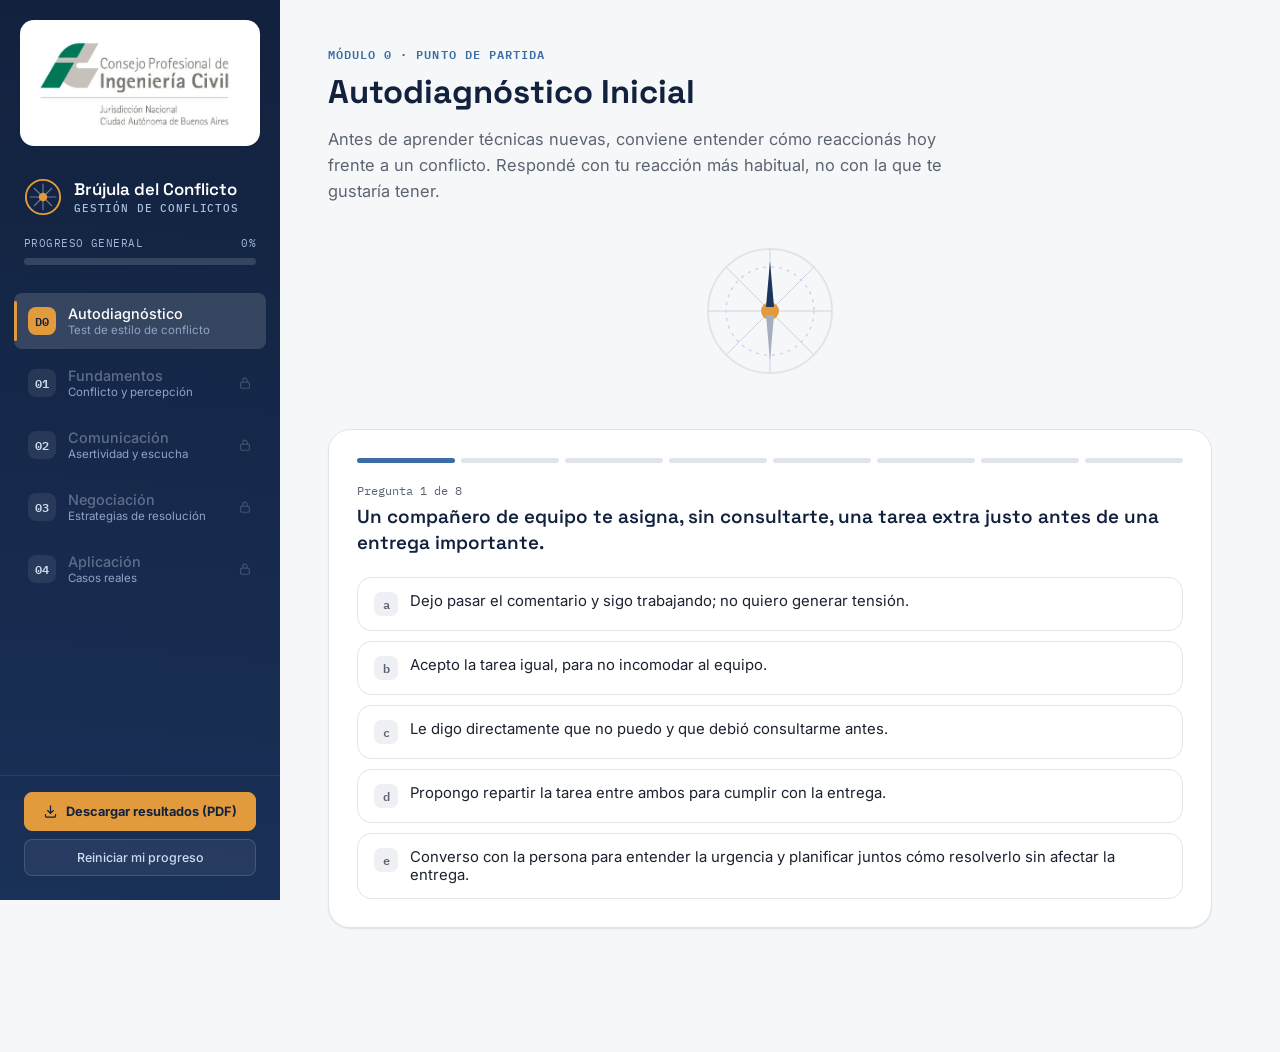
<file: Manejo-conflicto/index.html>
<!DOCTYPE html>
<html lang="es">
<head>
<meta charset="UTF-8">
<meta name="viewport" content="width=device-width, initial-scale=1.0">
<title>Brújula del Conflicto · Gestión y Resolución de Conflictos</title>
<link rel="preconnect" href="https://fonts.googleapis.com">
<link rel="preconnect" href="https://fonts.gstatic.com" crossorigin>
<link href="https://fonts.googleapis.com/css2?family=Space+Grotesk:wght@500;600;700&family=Inter:wght@400;500;600;700&family=IBM+Plex+Mono:wght@500;600&display=swap" rel="stylesheet">
<style>
:root{
  --navy-900:#12213d;
  --navy-700:#1c3560;
  --blue-500:#3b6ea5;
  --blue-100:#e7eef6;
  --gray-050:#f6f7f9;
  --gray-100:#eef0f3;
  --gray-200:#e1e5eb;
  --gray-400:#a7afbc;
  --gray-600:#5b6472;
  --ink:#1b2130;
  --amber-500:#e29b3c;
  --amber-100:#faead0;
  --green-500:#3f9152;
  --green-100:#e3f3e6;
  --red-500:#c14a3d;
  --red-100:#fbe7e4;
  --radius-s:8px;
  --radius-m:14px;
  --radius-l:22px;
  --shadow-sm:0 1px 2px rgba(18,33,61,.06), 0 1px 1px rgba(18,33,61,.04);
  --shadow-md:0 8px 24px rgba(18,33,61,.10);
  --shadow-lg:0 20px 48px rgba(18,33,61,.16);
  --font-display:'Space Grotesk', sans-serif;
  --font-body:'Inter', sans-serif;
  --font-mono:'IBM Plex Mono', monospace;
}
*{box-sizing:border-box; margin:0; padding:0;}
html{scroll-behavior:smooth;}
body{
  font-family:var(--font-body);
  background:var(--gray-050);
  color:var(--ink);
  -webkit-font-smoothing:antialiased;
  min-height:100vh;
}
@media (prefers-reduced-motion: reduce){
  *{animation-duration:.001ms !important; transition-duration:.001ms !important;}
}
button{font-family:inherit; cursor:pointer;}
:focus-visible{outline:3px solid var(--amber-500); outline-offset:2px;}
a{color:inherit;}

/* ---------- App shell ---------- */
.app{display:flex; min-height:100vh;}

/* Sidebar */
.sidebar{
  width:280px; flex-shrink:0;
  background:linear-gradient(185deg, var(--navy-900), var(--navy-700) 130%);
  color:#fff;
  display:flex; flex-direction:column;
  position:sticky; top:0; height:100vh; overflow-y:auto;
  z-index:40;
}
.brand{
  display:flex; align-items:center; gap:12px;
  padding:28px 24px 20px;
}
.brand-mark{width:38px; height:38px; flex-shrink:0;}
.org-logo-strip{
  background:#fff; border-radius:var(--radius-m); padding:14px 16px;
  margin:20px 20px 4px; display:flex; align-items:center; justify-content:center;
  box-shadow:var(--shadow-sm);
}
.org-logo-strip img{display:block; width:100%; max-width:210px; height:auto;}
.topbar .org-logo-mini{height:30px; width:auto; border-radius:5px; background:#fff; padding:3px 6px; flex-shrink:0;}
.brand-text{font-family:var(--font-display); font-weight:600; font-size:1.05rem; line-height:1.15;}
.brand-text span{display:block; font-family:var(--font-mono); font-weight:500; font-size:.66rem; letter-spacing:.08em; text-transform:uppercase; color:#a9c0e0; margin-top:3px;}

.progress-wrap{padding:0 24px 22px;}
.progress-label{display:flex; justify-content:space-between; font-family:var(--font-mono); font-size:.7rem; letter-spacing:.04em; color:#9fb6d8; margin-bottom:8px; text-transform:uppercase;}
.progress-track{height:7px; border-radius:99px; background:rgba(255,255,255,.14); overflow:hidden;}
.progress-fill{height:100%; border-radius:99px; background:linear-gradient(90deg,var(--amber-500),#f0bb6e); width:0%; transition:width .5s cubic-bezier(.4,0,.2,1);}

.navlist{list-style:none; padding:6px 14px 20px; flex:1;}
.navlist li{margin-bottom:6px;}
.navbtn{
  width:100%; display:flex; align-items:center; gap:12px;
  background:transparent; border:none; color:#cfdbef;
  text-align:left; padding:12px 14px; border-radius:var(--radius-s);
  font-size:.9rem; font-weight:500; transition:background .18s, color .18s;
  position:relative;
}
.navbtn:hover:not(.locked){background:rgba(255,255,255,.08); color:#fff;}
.navbtn.active{background:rgba(255,255,255,.14); color:#fff;}
.navbtn.active::before{content:""; position:absolute; left:0; top:8px; bottom:8px; width:3px; background:var(--amber-500); border-radius:99px;}
.navbtn.locked{color:#5d6d8a; cursor:not-allowed;}
.nav-icon{
  width:28px; height:28px; border-radius:8px; flex-shrink:0;
  display:flex; align-items:center; justify-content:center;
  font-family:var(--font-mono); font-size:.72rem; font-weight:600;
  background:rgba(255,255,255,.08); color:#cfdbef;
}
.navbtn.active .nav-icon{background:var(--amber-500); color:var(--navy-900);}
.navbtn.done .nav-icon{background:var(--green-500); color:#fff;}
.nav-title{flex:1;}
.nav-sub{display:block; font-size:.72rem; color:#8ea3c5; font-weight:400; margin-top:1px;}
.lock-dot{width:14px; height:14px; opacity:.6;}

.sidebar-footer{padding:16px 24px 24px; border-top:1px solid rgba(255,255,255,.08); display:flex; flex-direction:column; gap:8px;}
.reset-btn{
  width:100%; background:rgba(255,255,255,.06); border:1px solid rgba(255,255,255,.14);
  color:#cfdbef; padding:10px 12px; border-radius:var(--radius-s); font-size:.78rem; font-weight:500;
  transition:background .18s;
}
.reset-btn:hover{background:rgba(255,255,255,.14);}
.download-btn{
  width:100%; display:flex; align-items:center; justify-content:center; gap:8px;
  background:var(--amber-500); border:1px solid var(--amber-500);
  color:var(--navy-900); padding:11px 12px; border-radius:var(--radius-s); font-size:.8rem; font-weight:700;
  transition:background .18s, transform .18s;
}
.download-btn:hover{background:#eaa94e; transform:translateY(-1px);}
.download-btn:disabled{background:rgba(255,255,255,.08); border-color:rgba(255,255,255,.14); color:#5d6d8a; cursor:not-allowed; transform:none;}

/* ---------- Printable PDF report (hidden on screen) ---------- */
#printArea{display:none;}
@media print{
  body > .app > *:not(#printArea){display:none !important;}
  #printArea{display:block !important;}
  @page{margin:16mm;}
}
.pdf-header{display:flex; align-items:center; gap:16px; border-bottom:2px solid var(--navy-900); padding-bottom:14px; margin-bottom:22px;}
.pdf-header img{height:46px; width:auto;}
.pdf-header .pdf-htitle{font-family:var(--font-display); font-size:1.3rem; font-weight:700; color:var(--navy-900);}
.pdf-header .pdf-hsub{font-family:var(--font-mono); font-size:.72rem; color:var(--gray-600); margin-top:2px;}
.pdf-section{margin-bottom:26px; page-break-inside:avoid;}
.pdf-section h2{font-family:var(--font-display); font-size:1.1rem; color:var(--navy-900); border-bottom:1px solid var(--gray-200); padding-bottom:6px; margin-bottom:10px;}
.pdf-section h3{font-family:var(--font-display); font-size:.98rem; color:var(--navy-900); margin:14px 0 4px;}
.pdf-meta{font-size:.82rem; color:var(--gray-600); margin-bottom:4px;}
.pdf-badge{display:inline-block; font-family:var(--font-mono); font-size:.72rem; font-weight:700; padding:3px 10px; border-radius:99px; margin-left:8px;}
.pdf-badge.pass{background:var(--green-100); color:#245a30;}
.pdf-badge.fail{background:var(--red-100); color:#7d2c22;}
.pdf-qblock{border:1px solid var(--gray-200); border-radius:8px; padding:10px 14px; margin-bottom:10px; page-break-inside:avoid;}
.pdf-qblock .pdf-qtext{font-weight:600; font-size:.88rem; color:var(--navy-900); margin-bottom:6px;}
.pdf-qblock .pdf-row{font-size:.82rem; margin-bottom:3px;}
.pdf-row.ok{color:#245a30;}
.pdf-row.bad{color:#7d2c22;}
.pdf-bars{margin:10px 0 4px;}
.pdf-bar-row{display:flex; align-items:center; gap:10px; font-size:.82rem; margin-bottom:6px;}
.pdf-bar-name{width:120px; flex-shrink:0; font-weight:600;}
.pdf-bar-track{flex:1; height:8px; background:var(--gray-100); border-radius:99px; overflow:hidden;}
.pdf-bar-fill{height:100%; border-radius:99px;}
.pdf-bar-val{width:30px; text-align:right; font-family:var(--font-mono); font-size:.75rem;}
.pdf-empty{font-size:.85rem; color:var(--gray-600); font-style:italic;}

/* Mobile top bar */
.topbar{display:none;}

/* Main */
.main{flex:1; min-width:0; padding:44px 48px 100px; max-width:980px;}
.module-eyebrow{
  font-family:var(--font-mono); font-size:.72rem; letter-spacing:.09em; text-transform:uppercase;
  color:var(--blue-500); font-weight:600; margin-bottom:10px; display:flex; align-items:center; gap:8px;
}
.module-title{font-family:var(--font-display); font-size:2.05rem; font-weight:700; color:var(--navy-900); line-height:1.15; margin-bottom:14px;}
.module-intro{font-size:1.03rem; color:var(--gray-600); max-width:640px; line-height:1.6; margin-bottom:36px;}

section.view{display:none; animation:fadein .35s ease;}
section.view.active{display:block;}
@keyframes fadein{from{opacity:0; transform:translateY(6px);} to{opacity:1; transform:translateY(0);}}

/* Cards / accordions / tabs */
.card{background:#fff; border:1px solid var(--gray-200); border-radius:var(--radius-l); box-shadow:var(--shadow-sm); padding:28px; margin-bottom:24px;}
.section-label{font-family:var(--font-mono); font-size:.72rem; letter-spacing:.08em; text-transform:uppercase; color:var(--gray-600); font-weight:600; margin-bottom:14px; display:flex; align-items:center; gap:8px;}
.section-label::after{content:""; flex:1; height:1px; background:var(--gray-200);}

.tabbar{display:flex; gap:6px; flex-wrap:wrap; margin-bottom:18px;}
.tabbtn{
  background:var(--gray-100); border:1px solid transparent; color:var(--gray-600);
  padding:9px 16px; border-radius:99px; font-size:.85rem; font-weight:600; transition:all .18s;
}
.tabbtn:hover{background:var(--blue-100); color:var(--navy-700);}
.tabbtn.active{background:var(--navy-900); color:#fff;}
.tabpanel{display:none;}
.tabpanel.active{display:block; animation:fadein .3s ease;}
.tabpanel h4{font-family:var(--font-display); font-size:1.15rem; color:var(--navy-900); margin-bottom:10px;}
.tabpanel p{color:var(--ink); line-height:1.7; font-size:.96rem;}
.tabpanel ul{margin:12px 0 0 20px; color:var(--ink); line-height:1.75; font-size:.95rem;}

.accordion-item{border:1px solid var(--gray-200); border-radius:var(--radius-m); margin-bottom:10px; overflow:hidden;}
.accordion-head{
  width:100%; display:flex; align-items:center; justify-content:space-between; gap:12px;
  background:#fff; border:none; padding:16px 18px; text-align:left;
  font-weight:600; font-size:.95rem; color:var(--navy-900);
}
.accordion-head:hover{background:var(--gray-050);}
.accordion-chevron{transition:transform .25s; flex-shrink:0; color:var(--blue-500);}
.accordion-item.open .accordion-chevron{transform:rotate(180deg);}
.accordion-body{max-height:0; overflow:hidden; transition:max-height .3s ease;}
.accordion-body-inner{padding:0 18px 18px; color:var(--gray-600); font-size:.93rem; line-height:1.7;}
.accordion-body-inner ul{margin:10px 0 0 18px; line-height:1.7;}

.case-box{background:var(--blue-100); border-left:4px solid var(--blue-500); border-radius:var(--radius-m); padding:22px 24px;}
.case-box .case-tag{font-family:var(--font-mono); font-size:.68rem; text-transform:uppercase; letter-spacing:.08em; color:var(--blue-500); font-weight:700; margin-bottom:8px; display:block;}
.case-box p{font-size:.95rem; line-height:1.7; color:var(--navy-900);}
.case-box p + p{margin-top:10px;}

/* Quiz */
.quiz-progress{display:flex; gap:6px; margin-bottom:20px;}
.quiz-dot{flex:1; height:5px; border-radius:99px; background:var(--gray-200);}
.quiz-dot.done{background:var(--green-500);}
.quiz-dot.wrong{background:var(--red-500);}
.quiz-dot.current{background:var(--blue-500);}
.q-count{font-family:var(--font-mono); font-size:.75rem; color:var(--gray-600); margin-bottom:6px;}
.q-text{font-family:var(--font-display); font-size:1.18rem; font-weight:600; color:var(--navy-900); margin-bottom:20px; line-height:1.4;}
.options{display:flex; flex-direction:column; gap:10px;}
.option{
  display:flex; align-items:flex-start; gap:12px; text-align:left;
  background:#fff; border:1.5px solid var(--gray-200); border-radius:var(--radius-m);
  padding:14px 16px; font-size:.93rem; color:var(--ink); transition:all .15s;
}
.option:hover:not(:disabled){border-color:var(--blue-500); background:var(--blue-100);}
.option .opt-letter{
  width:24px; height:24px; border-radius:7px; background:var(--gray-100); flex-shrink:0;
  display:flex; align-items:center; justify-content:center; font-family:var(--font-mono); font-weight:600; font-size:.75rem; color:var(--gray-600);
}
.option.correct{border-color:var(--green-500); background:var(--green-100);}
.option.correct .opt-letter{background:var(--green-500); color:#fff;}
.option.incorrect{border-color:var(--red-500); background:var(--red-100);}
.option.incorrect .opt-letter{background:var(--red-500); color:#fff;}
.option:disabled{cursor:default;}

.feedback{
  margin-top:16px; padding:16px 18px; border-radius:var(--radius-m); font-size:.9rem; line-height:1.6;
  display:none; align-items:flex-start; gap:10px;
}
.feedback.show{display:flex; animation:fadein .25s ease;}
.feedback.ok{background:var(--green-100); color:#245a30; border:1px solid #bfe3c6;}
.feedback.bad{background:var(--red-100); color:#7d2c22; border:1px solid #f0c3bc;}
.feedback .fb-icon{flex-shrink:0; margin-top:1px;}

.quiz-actions{display:flex; justify-content:flex-end; margin-top:22px;}

.btn{
  font-family:var(--font-body); font-weight:600; font-size:.9rem; padding:12px 22px;
  border-radius:99px; border:none; transition:all .18s; display:inline-flex; align-items:center; gap:8px;
}
.btn-primary{background:var(--navy-900); color:#fff;}
.btn-primary:hover:not(:disabled){background:var(--navy-700); transform:translateY(-1px); box-shadow:var(--shadow-md);}
.btn-primary:disabled{background:var(--gray-200); color:var(--gray-400); cursor:not-allowed;}
.btn-amber{background:var(--amber-500); color:var(--navy-900);}
.btn-amber:hover{background:#eaa94e; transform:translateY(-1px); box-shadow:var(--shadow-md);}
.btn-ghost{background:transparent; color:var(--navy-700); border:1.5px solid var(--gray-200);}
.btn-ghost:hover{border-color:var(--blue-500); color:var(--blue-500);}

.quiz-result{text-align:center; padding:28px 20px;}
.quiz-result .score-ring{margin:0 auto 18px;}
.quiz-result h3{font-family:var(--font-display); font-size:1.4rem; color:var(--navy-900); margin-bottom:8px;}
.quiz-result p{color:var(--gray-600); font-size:.94rem; max-width:420px; margin:0 auto 20px;}
.quiz-result .btn{margin:0 6px;}

/* Module 0 diagnostic */
.diag-hero{text-align:center; max-width:560px; margin:0 auto 30px;}
.diag-hero svg{margin-bottom:14px;}
.result-grid{display:grid; grid-template-columns:1fr 1fr; gap:20px; margin-top:24px;}
@media (max-width:720px){.result-grid{grid-template-columns:1fr;}}
.result-style-card{
  background:linear-gradient(160deg, var(--navy-900), var(--navy-700));
  color:#fff; border-radius:var(--radius-l); padding:30px; text-align:center; grid-column:1/-1;
}
.result-style-card .rs-label{font-family:var(--font-mono); font-size:.72rem; text-transform:uppercase; letter-spacing:.08em; color:#a9c0e0; margin-bottom:6px;}
.result-style-card h3{font-family:var(--font-display); font-size:1.9rem; margin-bottom:10px;}
.result-style-card p{color:#d6e2f2; font-size:.92rem; max-width:460px; margin:0 auto; line-height:1.6;}
.result-col{background:#fff; border:1px solid var(--gray-200); border-radius:var(--radius-m); padding:22px;}
.result-col h4{font-family:var(--font-display); font-size:1rem; color:var(--navy-900); margin-bottom:12px; display:flex; align-items:center; gap:8px;}
.result-col ul{margin-left:18px; font-size:.9rem; color:var(--ink); line-height:1.75;}
.style-bars{margin-top:26px;}
.style-bar-row{display:flex; align-items:center; gap:12px; margin-bottom:12px;}
.style-bar-name{width:110px; font-size:.82rem; font-weight:600; color:var(--gray-600); flex-shrink:0;}
.style-bar-track{flex:1; height:10px; background:var(--gray-100); border-radius:99px; overflow:hidden;}
.style-bar-fill{height:100%; border-radius:99px; background:linear-gradient(90deg,var(--blue-500),var(--navy-900)); width:0%; transition:width 1s cubic-bezier(.4,0,.2,1);}
.style-bar-val{width:26px; text-align:right; font-family:var(--font-mono); font-size:.78rem; color:var(--gray-600);}

/* Landing / module 4 case grid */
.case-grid{display:grid; grid-template-columns:1fr 1fr; gap:18px;}
@media (max-width:720px){.case-grid{grid-template-columns:1fr;}}

.finish-banner{
  background:linear-gradient(135deg, var(--amber-100), #fff); border:1px solid var(--amber-500);
  border-radius:var(--radius-l); padding:32px; text-align:center; margin-top:30px;
}
.finish-banner h3{font-family:var(--font-display); font-size:1.5rem; color:var(--navy-900); margin-bottom:10px;}
.finish-banner p{color:var(--gray-600); max-width:480px; margin:0 auto 18px;}

.locked-notice{
  display:flex; align-items:center; gap:14px; background:#fff; border:1px dashed var(--gray-400);
  border-radius:var(--radius-l); padding:26px; color:var(--gray-600); font-size:.92rem;
}

.next-cta{display:flex; justify-content:flex-end; margin-top:8px;}

/* Mobile */
.hamburger{display:none;}
@media (max-width:900px){
  .app{flex-direction:column;}
  .sidebar{
    position:fixed; left:0; top:0; height:100vh; transform:translateX(-100%);
    transition:transform .3s ease; width:82%; max-width:320px; box-shadow:var(--shadow-lg);
  }
  .sidebar.open{transform:translateX(0);}
  .sidebar-backdrop{display:none; position:fixed; inset:0; background:rgba(18,33,61,.5); z-index:35;}
  .sidebar-backdrop.show{display:block;}
  .topbar{
    display:flex; align-items:center; justify-content:space-between; gap:14px;
    padding:16px 18px; background:var(--navy-900); color:#fff; position:sticky; top:0; z-index:30;
  }
  .topbar .brand{padding:0;}
  .topbar .brand-text{font-size:.92rem;}
  .hamburger{
    display:flex; flex-direction:column; gap:4px; background:none; border:none; padding:8px;
  }
  .hamburger span{width:22px; height:2px; background:#fff; border-radius:2px;}
  .main{padding:28px 18px 80px;}
  .module-title{font-size:1.6rem;}
  .result-style-card{padding:22px;}
}
</style>
</head>
<body>

<div class="app">
  <!-- Mobile top bar -->
  <div class="topbar">
    <div class="brand">
      <img class="org-logo-mini" src="[data-uri]" alt="Consejo Profesional de Ingeniería Civil - Jurisdicción Nacional, Ciudad Autónoma de Buenos Aires">
      <div class="brand-text">Brújula del Conflicto</div>
    </div>
    <button class="hamburger" id="hamburgerBtn" aria-label="Abrir menú"><span></span><span></span><span></span></button>
  </div>
  <div class="sidebar-backdrop" id="sidebarBackdrop"></div>

  <aside class="sidebar" id="sidebar">
    <div class="org-logo-strip">
      <img src="[data-uri]" alt="Consejo Profesional de Ingeniería Civil - Jurisdicción Nacional, Ciudad Autónoma de Buenos Aires">
    </div>
    <div class="brand">
      <svg class="brand-mark" viewBox="0 0 40 40" fill="none">
        <circle cx="20" cy="20" r="18" stroke="#e29b3c" stroke-width="2"/>
        <path d="M20 6 L20 34 M6 20 L34 20 M10.5 10.5 L29.5 29.5 M29.5 10.5 L10.5 29.5" stroke="#a9c0e0" stroke-width="1.2" opacity=".55"/>
        <circle cx="20" cy="20" r="4.5" fill="#e29b3c"/>
      </svg>
      <div class="brand-text">Brújula del Conflicto<span>Gestión de conflictos</span></div>
    </div>

    <div class="progress-wrap">
      <div class="progress-label"><span>Progreso general</span><span id="progressPct">0%</span></div>
      <div class="progress-track"><div class="progress-fill" id="progressFill"></div></div>
    </div>

    <ul class="navlist" id="navlist"></ul>

    <div class="sidebar-footer">
      <button class="download-btn" id="downloadBtn">
        <svg width="15" height="15" viewBox="0 0 24 24" fill="none" aria-hidden="true"><path d="M12 3v12m0 0 4.5-4.5M12 15 7.5 10.5M4 17v2a2 2 0 0 0 2 2h12a2 2 0 0 0 2-2v-2" stroke="currentColor" stroke-width="2" stroke-linecap="round" stroke-linejoin="round"/></svg>
        Descargar resultados (PDF)
      </button>
      <button class="reset-btn" id="resetBtn">Reiniciar mi progreso</button>
    </div>
  </aside>

  <main class="main">
    <section class="view" id="view-0"></section>
    <section class="view" id="view-1"></section>
    <section class="view" id="view-2"></section>
    <section class="view" id="view-3"></section>
    <section class="view" id="view-4"></section>
  </main>

  <div id="printArea"></div>
</div>

<script>
(function(){
"use strict";

/* ============================= DATA ============================= */

const STYLES = {
  competir:{ name:"Competir", short:"Competir", color:"#c14a3d",
    desc:"Prioriza tus propios objetivos por sobre la relación. Es asertivo y poco cooperativo.",
    strengths:["Decides con rapidez en situaciones urgentes o críticas.","Defendés posiciones importantes con firmeza cuando hay principios en juego.","No dejás que temas cruciales queden sin resolver por evitar la incomodidad."],
    improve:["Practicá ceder terreno en temas de bajo valor estratégico para cuidar el vínculo.","Escuchá activamente antes de argumentar tu postura.","Preguntate si estás compitiendo por costumbre o porque la situación realmente lo requiere."]},
  colaborar:{ name:"Colaborar", short:"Colaborar", color:"#3b6ea5",
    desc:"Buscás una solución que satisfaga plenamente a ambas partes. Es asertivo y muy cooperativo.",
    strengths:["Generás soluciones creativas que integran los intereses de todos.","Fortalecés la confianza y la relación a largo plazo.","Sos capaz de abordar conflictos complejos con múltiples intereses en juego."],
    improve:["Cuidá el tiempo: no todos los conflictos ameritan una negociación exhaustiva.","Reconocé cuándo la otra parte no está dispuesta a colaborar y ajustá tu estrategia.","Evitá sobre-analizar temas simples que podrían resolverse más rápido."]},
  comprometer:{ name:"Comprometer / Negociar", short:"Comprometer", color:"#e29b3c",
    desc:"Buscás una solución rápida y mutuamente aceptable donde cada parte cede algo. Nivel intermedio de asertividad y cooperación.",
    strengths:["Encontrás acuerdos funcionales en poco tiempo.","Mantenés el equilibrio entre tus intereses y los del otro.","Sos flexible ante restricciones de tiempo o recursos."],
    improve:["Verificá que no estés conformándote con soluciones mediocres que podrían mejorarse colaborando.","Explorá si hay margen para una solución de mayor valor antes de repartir a medias.","Asegurate de que el acuerdo sea realmente sostenible, no solo rápido."]},
  evitar:{ name:"Evitar", short:"Evitar", color:"#5b6472",
    desc:"Postergás o te alejás del conflicto. Es poco asertivo y poco cooperativo.",
    strengths:["Sabés dar tiempo para que las emociones se enfríen antes de actuar.","Evitás desgastarte en conflictos triviales o sin importancia real.","Identificás cuándo no es el momento adecuado para abordar un tema."],
    improve:["Practicá nombrar el problema en vez de posponerlo indefinidamente.","Notá qué conflictos importantes estás dejando crecer por evitarlos.","Animate a abrir la conversación aunque genere incomodidad inicial."]},
  ceder:{ name:"Ceder / Acomodar", short:"Ceder", color:"#3f9152",
    desc:"Priorizás la relación y las necesidades del otro por sobre las propias. Es poco asertivo y muy cooperativo.",
    strengths:["Cuidás el vínculo y generás buena voluntad con el otro.","Sabés elegir tus batallas y ceder en lo que no es esencial para vos.","Contribuís a bajar la tensión en momentos de alta emocionalidad."],
    improve:["Practicá expresar tus propias necesidades antes de ceder automáticamente.","Notá si estás cediendo por convicción o por evitar el conflicto.","Usá mensajes en primera persona para hacer visibles tus intereses."]}
};

const DIAG_QUESTIONS = [
  {q:"Un compañero de equipo te asigna, sin consultarte, una tarea extra justo antes de una entrega importante.",
   options:[
     {t:"Dejo pasar el comentario y sigo trabajando; no quiero generar tensión.", style:"evitar"},
     {t:"Acepto la tarea igual, para no incomodar al equipo.", style:"ceder"},
     {t:"Le digo directamente que no puedo y que debió consultarme antes.", style:"competir"},
     {t:"Propongo repartir la tarea entre ambos para cumplir con la entrega.", style:"comprometer"},
     {t:"Converso con la persona para entender la urgencia y planificar juntos cómo resolverlo sin afectar la entrega.", style:"colaborar"}
   ]},
  {q:"En una reunión, dos personas de tu equipo proponen soluciones opuestas para un mismo problema y te piden que decidas.",
   options:[
     {t:"Postergo la decisión para otra reunión, esperando que se resuelva solo.", style:"evitar"},
     {t:"Apoyo la propuesta de la persona con la que tengo mejor relación, para no generar fricción.", style:"ceder"},
     {t:"Elijo la opción que a mí me parece técnicamente correcta y lo comunico como decisión final.", style:"competir"},
     {t:"Sugiero tomar partes de ambas propuestas para llegar rápido a un acuerdo.", style:"comprometer"},
     {t:"Facilito una conversación para que ambas personas expongan sus razones y construir juntos una tercera opción.", style:"colaborar"}
   ]},
  {q:"Tu jefe/a critica tu trabajo frente a otras personas de forma que sentís injusta.",
   options:[
     {t:"No digo nada en el momento ni después; prefiero dejarlo pasar.", style:"evitar"},
     {t:"Me disculpo igual, aunque sienta que no fue del todo justo.", style:"ceder"},
     {t:"Respondo en el momento defendiendo mi trabajo con firmeza.", style:"competir"},
     {t:"Le propongo hablar más tarde para llegar a un entendimiento rápido.", style:"comprometer"},
     {t:"Pido una conversación privada para entender su perspectiva y expresar la mía, buscando una forma de trabajar mejor juntos.", style:"colaborar"}
   ]},
  {q:"Estás negociando el alcance de un proyecto con un cliente que pide mucho más de lo acordado, sin pagar extra.",
   options:[
     {t:"Evito confrontar el tema y sigo entregando de más, esperando que no se repita.", style:"evitar"},
     {t:"Acepto los pedidos adicionales para mantener contento al cliente.", style:"ceder"},
     {t:"Le digo claramente que no se hará nada fuera de lo firmado.", style:"competir"},
     {t:"Ofrezco cumplir parte de lo pedido a cambio de ajustar el plazo de entrega.", style:"comprometer"},
     {t:"Exploro con el cliente qué necesidad hay detrás del pedido y busco una solución que funcione para ambas partes, incluso replanteando el alcance.", style:"colaborar"}
   ]},
  {q:"Dos personas de tu equipo tienen un conflicto personal que empieza a afectar el clima laboral.",
   options:[
     {t:"Prefiero no intervenir, es un tema entre ellos.", style:"evitar"},
     {t:"Les doy la razón a ambos por separado para que se sientan apoyados.", style:"ceder"},
     {t:"Les indico cómo deben comportarse y qué se espera de ellos, sin más discusión.", style:"competir"},
     {t:"Propongo una regla práctica rápida para que puedan seguir trabajando juntos.", style:"comprometer"},
     {t:"Organizo una conversación conjunta para que expongan sus necesidades y acuerden juntos una forma de trabajar.", style:"colaborar"}
   ]},
  {q:"Un proveedor clave te avisa, a último momento, que no podrá cumplir con el plazo acordado.",
   options:[
     {t:"No reclamo nada, asumo que tendrán sus razones.", style:"evitar"},
     {t:"Acepto el nuevo plazo sin cuestionar, para no tensar la relación comercial.", style:"ceder"},
     {t:"Exijo que cumplan lo pactado o aplico las penalidades del contrato.", style:"competir"},
     {t:"Negocio un nuevo plazo intermedio con alguna compensación menor.", style:"comprometer"},
     {t:"Converso para entender qué pasó y diseñamos juntos un plan que minimice el impacto para ambas partes.", style:"colaborar"}
   ]},
  {q:"En una reunión familiar o de amigos surge un desacuerdo fuerte sobre un tema sensible.",
   options:[
     {t:"Cambio de tema o me quedo en silencio hasta que pase.", style:"evitar"},
     {t:"Doy la razón al otro para que la conversación no escale.", style:"ceder"},
     {t:"Sostengo mi punto de vista con firmeza hasta el final.", style:"competir"},
     {t:"Propongo que cada uno ceda un poco para cerrar el tema.", style:"comprometer"},
     {t:"Pregunto más para entender por qué piensan así y busco puntos en común genuinos.", style:"colaborar"}
   ]},
  {q:"Tenés una idea distinta a la de tu líder de equipo sobre cómo resolver un problema urgente.",
   options:[
     {t:"No la comparto, asumo que ya está decidido.", style:"evitar"},
     {t:"Sigo su idea aunque no esté del todo de acuerdo.", style:"ceder"},
     {t:"Insisto en mi idea porque estoy convencido/a de que es mejor.", style:"competir"},
     {t:"Propongo combinar ambas ideas para avanzar rápido.", style:"comprometer"},
     {t:"Pido unos minutos para exponer mi idea, escuchar la suya y construir la mejor alternativa entre ambos.", style:"colaborar"}
   ]}
];

const M0_INTRO_SVG = `<svg width="140" height="140" viewBox="0 0 140 140" fill="none">
  <circle cx="70" cy="70" r="62" stroke="#e1e5eb" stroke-width="2"/>
  <circle cx="70" cy="70" r="44" stroke="#c9d6e8" stroke-width="1.4" stroke-dasharray="3 5"/>
  <path d="M70 8 L70 132 M8 70 L132 70 M25.8 25.8 L114.2 114.2 M114.2 25.8 L25.8 114.2" stroke="#c9d6e8" stroke-width="1"/>
  <circle cx="70" cy="70" r="9" fill="#e29b3c"/>
  <path d="M70 20 L74 66 L66 66 Z" fill="#1c3560"/>
  <path d="M70 120 L66 74 L74 74 Z" fill="#a7afbc"/>
</svg>`;

/* ---- Module content for modules 1-4 ---- */
const MODULES = {
1:{
  eyebrow:"Módulo 1", title:"Fundamentos del Conflicto y Percepción",
  intro:"Antes de resolver un conflicto hay que entenderlo. En este módulo vas a ver qué es realmente un conflicto, por qué la percepción distorsiona los hechos y cómo se escala una discusión sin que nadie lo decida a propósito.",
  concepts:[
    {t:"¿Qué es un conflicto?", body:"Un conflicto surge cuando dos o más personas perciben que sus objetivos, valores o necesidades son incompatibles. No es sinónimo de pelea: puede ser silencioso, y muchas veces existe antes de que alguien lo exprese en voz alta.",
     list:["Requiere interdependencia: si no necesitamos nada del otro, no hay conflicto real.","Se basa en la percepción de incompatibilidad, aunque los objetivos de fondo a veces sí sean compatibles.","No es intrínsecamente negativo: bien gestionado, puede mejorar decisiones y relaciones."]},
    {t:"Tipos de conflicto", body:"Distinguir el tipo de conflicto ayuda a elegir la estrategia correcta.",
     list:["De tarea: desacuerdo sobre qué hacer o cómo hacerlo (puede ser productivo).","De relación: fricción interpersonal, emociones y percepciones sobre la otra persona.","De proceso: desacuerdo sobre cómo se organiza el trabajo, quién decide o cómo se reparten responsabilidades."]},
    {t:"Percepción y sesgos", body:"Cada persona interpreta la misma situación desde su propia historia, y esa interpretación —no el hecho en sí— es lo que dispara la reacción emocional.",
     list:["Sesgo de atribución: tendemos a explicar nuestros errores por el contexto y los del otro por su carácter.","Efecto foco: sobrestimamos la intención negativa de la otra persona cuando estamos tensos.","Separar el hecho (lo que pasó) de la interpretación (lo que creemos que significa) es el primer paso para bajar la escalada."]},
    {t:"La escalada del conflicto", body:"Los conflictos rara vez explotan de golpe: crecen en etapas, y cada etapa reduce la capacidad de diálogo.",
     list:["Etapa 1 — Diferencia de opinión: aún se discuten ideas, no personas.","Etapa 2 — Personalización: el desacuerdo empieza a leerse como ataque personal.","Etapa 3 — Polarización: se forman bandos y se generaliza ('siempre hacés esto').","Etapa 4 — Ruptura: se corta la comunicación o se recurre a terceros/autoridad."]}
  ],
  case:{tag:"Caso práctico", body:["Un área de Marketing y otra de Producto discuten hace semanas sobre las fechas de lanzamiento de una campaña. Marketing siente que Producto siempre entrega tarde; Producto siente que Marketing cambia los requisitos sobre la marcha.","Analizado con este marco: hay un conflicto de tarea (fechas y alcance) que ya escaló a un conflicto de relación, porque cada equipo empezó a generalizar sobre el otro ('siempre', 'nunca'). El primer paso de resolución no es discutir la fecha, sino separar el hecho concreto de la interpretación acumulada."]},
  quiz:[
    {q:"¿Qué elemento es necesario para que exista un conflicto real entre dos personas?",
     opts:["Que exista interdependencia entre ellas","Que una de las dos esté enojada","Que haya un jefe presente","Que se trate de un tema laboral"], correct:0,
     exp:["Correcto: sin interdependencia (necesitar algo del otro) no hay conflicto real, solo diferencia de opinión sin consecuencias.","El enojo suele ser consecuencia, no condición del conflicto.","La presencia de una autoridad no define si hay o no conflicto.","Los conflictos ocurren en cualquier ámbito, no solo el laboral."]},
    {q:"Un equipo discute si un proyecto debería demorar 3 o 5 semanas. ¿Qué tipo de conflicto es, inicialmente?",
     opts:["De relación","De tarea","De proceso","No es un conflicto"], correct:1,
     exp:["Un conflicto de relación implica fricción interpersonal, no está descrito acá.","Correcto: es un desacuerdo sobre el 'qué' y el 'cómo' del trabajo, típico conflicto de tarea.","El conflicto de proceso trata sobre roles o método de organización, no sobre plazos.","Sí es un conflicto: hay objetivos percibidos como incompatibles (3 vs 5 semanas)."]},
    {q:"¿Qué describe mejor el 'sesgo de atribución' en un conflicto?",
     opts:["Pensar que la otra persona tiene razón en todo","Atribuir los propios errores al contexto y los del otro a su carácter","Evitar cualquier discusión para no sesgar la relación","Buscar siempre un culpable externo al conflicto"], correct:1,
     exp:["Eso sería más bien ceder, no un sesgo de atribución.","Correcto: es la tendencia a juzgar de forma distinta el mismo tipo de error según quién lo comete.","Evitar la discusión es un estilo de conflicto, no un sesgo de percepción.","Buscar culpables externos no describe este sesgo específico."]},
    {q:"En la escalada del conflicto, ¿qué caracteriza a la etapa de 'polarización'?",
     opts:["Se discuten ideas puntuales con calma","Se cierra el conflicto con un acuerdo","Se forman bandos y aparecen generalizaciones como 'siempre' o 'nunca'","Se corta por completo la comunicación"], correct:2,
     exp:["Esa calma corresponde a la primera etapa, diferencia de opinión.","No describe una etapa de escalada sino su resolución.","Correcto: la polarización se caracteriza por generalizar y tomar partido.","Cortar la comunicación describe la etapa de ruptura, más avanzada."]}
  ]
},
2:{
  eyebrow:"Módulo 2", title:"Comunicación Asertiva y Escucha Activa",
  intro:"La forma en la que decimos las cosas determina si el conflicto se resuelve o se profundiza. Este módulo trabaja la asertividad, la escucha activa y los mensajes en primera persona como herramientas concretas.",
  concepts:[
    {t:"Asertividad vs. pasividad vs. agresividad", body:"La asertividad es el punto medio entre callar lo que necesitamos (pasividad) e imponerlo sin considerar al otro (agresividad).",
     list:["Pasivo: prioriza al otro, oculta las propias necesidades, acumula resentimiento.","Agresivo: prioriza lo propio, ignora al otro, genera defensividad.","Asertivo: expresa lo propio con claridad y respeto, sin invadir ni desaparecer."]},
    {t:"Escucha activa", body:"Escuchar activamente no es esperar el turno para hablar: es demostrar, con acciones concretas, que se está entendiendo al otro antes de responder.",
     list:["Parafrasear: repetir con tus palabras lo que entendiste, para confirmar o corregir.","Validar la emoción sin necesariamente estar de acuerdo con el contenido ('entiendo que esto te frustra').","Hacer preguntas abiertas en vez de afirmaciones que cierran la conversación.","Evitar interrumpir o preparar la respuesta mientras el otro todavía habla."]},
    {t:"Mensajes en primera persona (yo-mensajes)", body:"Cambiar 'vos siempre...' por 'yo siento...' reduce la defensividad porque describe tu experiencia en lugar de acusar al otro.",
     list:["Estructura: Cuando [hecho concreto], me siento [emoción], porque [necesidad], y me gustaría [pedido].","Ejemplo: 'Cuando la entrega llega sin avisar, me siento presionado, porque necesito organizar el equipo con tiempo. Me gustaría que avisemos con un día de anticipación.'","Evita generalizaciones como 'siempre' o 'nunca', que suelen ser inexactas y disparan defensividad."]},
    {t:"Barreras comunes de comunicación", body:"Ciertos hábitos, aunque parezcan inofensivos, bloquean el diálogo.",
     list:["Etiquetar ('sos un desordenado') en vez de describir la conducta puntual.","Leer la mente ('seguro lo hizo a propósito') en vez de preguntar.","Responder con otra queja antes de haber cerrado la primera."]}
  ],
  case:{tag:"Caso práctico", body:["Sofía siente que su compañero Martín no responde sus mensajes a tiempo y eso le genera atrasos. Su primer impulso es escribirle: 'Vos nunca contestás, así no se puede trabajar'.","Aplicando lo visto: ese mensaje es agresivo y generaliza. Una versión asertiva con yo-mensaje sería: 'Cuando no tengo respuesta a mis mensajes en el día, me cuesta avanzar porque dependo de tu confirmación. ¿Podemos acordar un tiempo máximo de respuesta?' — y, antes de enviarlo, escuchar primero la razón de Martín con una pregunta abierta."]},
  quiz:[
    {q:"¿Cuál de estas frases es un ejemplo de comunicación asertiva?",
     opts:["'Como quieras, hacé lo que te parezca.'","'Siempre hacés lo mismo, sos un desconsiderado.'","'Cuando llegás tarde a las reuniones me cuesta cumplir la agenda; ¿podemos acordar un horario que funcione?'","No decir nada y evitar el tema en la próxima reunión."], correct:2,
     exp:["Esa frase es pasiva: no expresa la necesidad propia.","Es agresiva: generaliza ('siempre') y etiqueta a la persona.","Correcto: describe el hecho, el efecto y hace un pedido concreto sin atacar.","Evitar el tema es pasividad, no asertividad."]},
    {q:"En la escucha activa, ¿qué función cumple el parafraseo?",
     opts:["Ganar tiempo para pensar la respuesta","Confirmar que se entendió correctamente lo que dijo el otro","Mostrar que uno está de acuerdo con el otro","Cerrar la conversación rápidamente"], correct:1,
     exp:["No es su función principal, aunque puede ser un efecto secundario.","Correcto: repetir con tus palabras permite verificar y corregir malentendidos antes de responder.","Parafrasear no implica acuerdo, solo comprensión.","El parafraseo suele abrir más el diálogo, no cerrarlo."]},
    {q:"¿Cuál es la estructura correcta de un 'yo-mensaje'?",
     opts:["Vos siempre + acusación + amenaza","Cuando [hecho] + me siento [emoción] + porque [necesidad] + me gustaría [pedido]","Nunca + generalización + reproche","Hecho + silencio + resentimiento acumulado"], correct:1,
     exp:["Esa estructura corresponde a un mensaje agresivo, no a un yo-mensaje.","Correcto: esta secuencia describe el hecho, la emoción, la necesidad y el pedido sin atacar.","Las generalizaciones tienden a aumentar la defensividad del otro.","Guardar silencio no es un yo-mensaje, es evitación."]},
    {q:"¿Qué barrera de comunicación representa la frase 'seguro lo hizo a propósito para molestarme'?",
     opts:["Parafraseo","Yo-mensaje","Lectura de mente","Validación emocional"], correct:2,
     exp:["El parafraseo repite lo dicho por el otro, no interpreta intenciones.","Un yo-mensaje describe la propia experiencia, no asume la intención ajena.","Correcto: es asumir una intención sin haberla verificado, una barrera común.","Validar la emoción implica reconocerla, no suponer intenciones."]}
  ]
},
3:{
  eyebrow:"Módulo 3", title:"Negociación y Estrategias de Resolución",
  intro:"Conocer los cinco estilos del modelo Thomas-Kilmann y el enfoque de negociación basada en intereses te da un repertorio más amplio para elegir la estrategia correcta según cada situación.",
  concepts:[
    {t:"Los 5 estilos frente al conflicto (modelo TKI)", body:"Cada estilo combina dos dimensiones: qué tan asertivo sos defendiendo tus intereses, y qué tan cooperativo sos respecto a los del otro.",
     list:["Competir: alta asertividad, baja cooperación. Útil en decisiones urgentes o de principios.","Colaborar: alta asertividad, alta cooperación. Útil en temas complejos donde vale la pena invertir tiempo.","Comprometer: nivel medio de ambas. Útil cuando hay presión de tiempo y se necesita un acuerdo rápido.","Evitar: baja asertividad, baja cooperación. Útil para temas triviales o para enfriar emociones.","Ceder: baja asertividad, alta cooperación. Útil cuando el tema importa más al otro que a vos."]},
    {t:"Negociación posicional vs. basada en intereses", body:"La negociación posicional discute 'posiciones' (lo que cada uno pide); la negociación basada en intereses (método Harvard) busca el 'por qué' detrás de cada posición.",
     list:["Posición: lo que la persona dice que quiere ('quiero el viernes libre').","Interés: la necesidad real detrás del pedido ('necesito tiempo para un trámite').","Dos posiciones pueden parecer incompatibles mientras que los intereses de fondo sí son compatibles."]},
    {t:"BATNA: tu mejor alternativa", body:"BATNA (Best Alternative To a Negotiated Agreement) es lo que harías si la negociación actual fracasa. Conocerlo te da poder real en la mesa.",
     list:["Si tu BATNA es fuerte, podés sostener una posición con más firmeza.","Si tu BATNA es débil, puede convenirte ceder más para llegar a un acuerdo.","Conocer también el BATNA probable de la otra parte ayuda a calibrar cuánto puede ceder."]},
    {t:"Pasos prácticos para resolver un conflicto", body:"Una secuencia simple y repetible para estructurar cualquier conversación difícil.",
     list:["1. Separar a las personas del problema.","2. Identificar intereses, no solo posiciones.","3. Generar varias opciones antes de decidir cuál usar.","4. Acordar criterios objetivos para evaluar las opciones (no solo voluntad de una de las partes)."]}
  ],
  case:{tag:"Caso práctico", body:["Dos socios de un emprendimiento discuten porque uno quiere reinvertir todas las ganancias del trimestre y el otro quiere retirar utilidades. En posición, parecen incompatibles.","Al explorar intereses: quien quiere reinvertir teme perder la ventaja frente a la competencia; quien quiere retirar necesita cubrir gastos personales urgentes ese trimestre. Con esa información, una opción posible —construida colaborando, no cediendo a medias— es reinvertir un porcentaje mayor y retirar un monto acotado que cubra específicamente esa necesidad puntual."]},
  quiz:[
    {q:"Según el modelo TKI, ¿qué estilo combina alta asertividad con alta cooperación?",
     opts:["Evitar","Ceder","Colaborar","Competir"], correct:2,
     exp:["Evitar es bajo en ambas dimensiones.","Ceder es alto en cooperación pero bajo en asertividad.","Correcto: colaborar es alto en ambas dimensiones, ideal para temas complejos.","Competir es alto en asertividad pero bajo en cooperación."]},
    {q:"En la negociación basada en intereses, ¿qué se busca identificar detrás de una posición?",
     opts:["La autoridad de quien la propone","La necesidad real que la motiva","El precio final aceptable","La antigüedad del reclamo"], correct:1,
     exp:["La autoridad no es el foco de este enfoque.","Correcto: el interés es el 'por qué' real detrás del pedido, y ahí suele haber más margen de acuerdo.","El precio es una posición, no necesariamente el interés de fondo.","La antigüedad del reclamo no es lo que define el interés subyacente."]},
    {q:"¿Qué representa el BATNA en una negociación?",
     opts:["El primer número que se ofrece","La mejor alternativa si no se llega a un acuerdo","El estilo de conflicto dominante de una persona","Un documento legal del contrato"], correct:1,
     exp:["El primer número ofrecido es parte de la posición inicial, no el BATNA.","Correcto: es lo que harías si la negociación fracasa, y determina tu poder relativo en la mesa.","El estilo de conflicto se mide con el modelo TKI, no con el BATNA.","No es un documento legal sino un concepto estratégico."]},
    {q:"Dos socios discuten sobre reinvertir o retirar ganancias. ¿Cuál de estas acciones corresponde al paso de 'generar opciones' antes de decidir?",
     opts:["Elegir de inmediato la propuesta de quien tiene más antigüedad en la sociedad","Proponer varias combinaciones posibles de reinversión y retiro antes de elegir una","Evitar la conversación hasta el próximo trimestre","Pedir a un tercero que decida sin escuchar a ninguno"], correct:1,
     exp:["Decidir por antigüedad no es generar opciones, es imponer un criterio ajeno al conflicto.","Correcto: generar varias combinaciones posibles amplía las alternativas antes de comprometerse con una.","Evitar la conversación no resuelve el conflicto, solo lo posterga.","Delegar sin escuchar salta el paso de explorar intereses y opciones."]}
  ]
},
4:{
  eyebrow:"Módulo 4", title:"Aplicación Práctica y Casos Reales",
  intro:"Este último módulo integra todo lo anterior: percepción, comunicación asertiva y estrategias de negociación, aplicadas a situaciones reales de trabajo en equipo.",
  concepts:[
    {t:"Cómo elegir la estrategia correcta", body:"No existe un estilo 'mejor': existe el estilo más adecuado según la importancia del tema y de la relación.",
     list:["Tema poco importante + relación poco importante → Evitar.","Tema muy importante + relación poco importante → Competir.","Tema poco importante + relación muy importante → Ceder.","Tema importante + poco tiempo disponible → Comprometer.","Tema muy importante + relación muy importante + hay tiempo → Colaborar."]},
    {t:"Preparar una conversación difícil", body:"Antes de una conversación de conflicto conviene prepararla mentalmente.",
     list:["Definir el hecho concreto (sin interpretaciones) que vas a plantear.","Anticipar tu propio interés real, más allá de tu posición inicial.","Pensar una pregunta abierta para entender el punto de vista del otro.","Definir qué resultado mínimo necesitás y cuál sería ideal."]},
    {t:"Señales de que un conflicto está bien resuelto", body:"Un buen cierre no siempre significa que todos quedaron felices, pero sí que el proceso fue sano.",
     list:["Ambas partes sienten que fueron escuchadas, aunque no obtuvieron todo lo que pedían.","Existen acuerdos concretos y verificables, no solo buenas intenciones.","La relación queda en condiciones de seguir funcionando, no dañada."]}
  ],
  case:{tag:"Caso integrador", body:["Un equipo de soporte técnico y un equipo de desarrollo llevan meses en tensión: soporte siente que sus reportes de errores se ignoran, y desarrollo siente que reciben reportes incompletos y con urgencia artificial.","Aplicando el marco completo: primero hay que separar hechos de interpretaciones (¿cuántos reportes realmente se ignoraron vs. cuántos se sintió que se ignoraron?), comunicar con yo-mensajes en una reunión conjunta, identificar los intereses de fondo (soporte necesita visibilidad y tiempos de respuesta; desarrollo necesita información completa y priorización clara) y colaborar en una plantilla de reporte con niveles de urgencia acordados por ambos equipos, en vez de imponer una solución desde un solo lado."]},
  quiz:[
    {q:"Un tema es muy importante para vos y la relación con la otra persona no te importa demasiado (por ejemplo, una negociación única con un proveedor ocasional). ¿Qué estilo suele ser más adecuado?",
     opts:["Evitar","Ceder","Competir","Comprometer siempre, sin excepción"], correct:2,
     exp:["Evitar dejaría sin resolver un tema que sí te importa.","Ceder implicaría renunciar a algo importante sin necesidad, dado que la relación no es prioritaria.","Correcto: cuando el tema importa mucho y la relación futura no, sostener tu posición con firmeza suele ser razonable.","No hay una regla de 'siempre'; la elección depende del contexto específico."]},
    {q:"En el caso del equipo de soporte y desarrollo, ¿cuál es el primer paso recomendado antes de proponer una solución?",
     opts:["Imponer la plantilla que desarrollo prefiere","Separar los hechos concretos de las interpretaciones de cada equipo","Pedir a un gerente que sancione al equipo que reporta peor","Evitar la reunión conjunta para no generar más tensión"], correct:1,
     exp:["Imponer una solución de un solo lado no atiende los intereses del otro equipo.","Correcto: antes de negociar una solución hay que aclarar qué pasó realmente, separado de cómo cada equipo lo interpretó.","Sancionar no aborda la causa del conflicto ni construye una solución sostenible.","Evitar la conversación solo posterga un conflicto que ya lleva meses."]},
    {q:"¿Cuál de estas señales indica que un conflicto se resolvió de forma saludable?",
     opts:["Una de las partes obtuvo absolutamente todo lo que pedía","Existen acuerdos concretos y ambas partes sienten que fueron escuchadas","El tema nunca se volvió a mencionar por ninguna de las partes","Se evitó cualquier expresión de desacuerdo durante el proceso"], correct:1,
     exp:["Que una parte gane todo no garantiza una relación sana ni un acuerdo sostenible.","Correcto: acuerdos verificables y sensación de haber sido escuchado son señales de una resolución saludable.","El silencio posterior no indica resolución; puede indicar evitación.","Expresar desacuerdo de forma asertiva es parte sana del proceso, no algo a evitar."]}
  ]
}
};

/* ============================= STATE ============================= */

const STORAGE_KEY = "brujula_conflicto_progress_v1";
let state = loadState();

function loadState(){
  try{
    const raw = localStorage.getItem(STORAGE_KEY);
    if(raw) return JSON.parse(raw);
  }catch(e){}
  return { completed:[], m0Result:null, quizState:{} };
}
function saveState(){
  try{ localStorage.setItem(STORAGE_KEY, JSON.stringify(state)); }catch(e){}
}
function isCompleted(id){ return state.completed.includes(id); }
function isUnlocked(id){
  if(id === 0) return true;
  return isCompleted(id-1);
}
function markCompleted(id){
  if(!isCompleted(id)){ state.completed.push(id); saveState(); }
}

/* ============================= NAV ============================= */

const NAV_META = [
  {id:0, label:"Autodiagnóstico", sub:"Test de estilo de conflicto", icon:"D0"},
  {id:1, label:"Fundamentos", sub:"Conflicto y percepción", icon:"01"},
  {id:2, label:"Comunicación", sub:"Asertividad y escucha", icon:"02"},
  {id:3, label:"Negociación", sub:"Estrategias de resolución", icon:"03"},
  {id:4, label:"Aplicación", sub:"Casos reales", icon:"04"}
];

let currentView = 0;

function renderNav(){
  const ul = document.getElementById("navlist");
  ul.innerHTML = "";
  NAV_META.forEach(item=>{
    const li = document.createElement("li");
    const unlocked = isUnlocked(item.id);
    const done = isCompleted(item.id);
    const btn = document.createElement("button");
    btn.className = "navbtn" + (item.id===currentView?" active":"") + (!unlocked?" locked":"") + (done?" done":"");
    btn.setAttribute("aria-current", item.id===currentView ? "page" : "false");
    btn.disabled = !unlocked;
    btn.innerHTML = `
      <span class="nav-icon">${done ? "✓" : item.icon}</span>
      <span class="nav-title">${item.label}<span class="nav-sub">${item.sub}</span></span>
      ${!unlocked ? lockIcon() : ""}
    `;
    btn.addEventListener("click", ()=>{ if(unlocked){ goTo(item.id); closeSidebarMobile(); }});
    li.appendChild(btn);
    ul.appendChild(li);
  });
  const pct = Math.round((state.completed.length / NAV_META.length) * 100);
  document.getElementById("progressFill").style.width = pct + "%";
  document.getElementById("progressPct").textContent = pct + "%";
}

function lockIcon(){
  return `<svg class="lock-dot" viewBox="0 0 16 16" fill="none"><rect x="3" y="7" width="10" height="7" rx="1.5" stroke="currentColor" stroke-width="1.3"/><path d="M5.5 7V5a2.5 2.5 0 0 1 5 0v2" stroke="currentColor" stroke-width="1.3"/></svg>`;
}

function goTo(id){
  currentView = id;
  document.querySelectorAll("section.view").forEach(s=>s.classList.remove("active"));
  document.getElementById("view-"+id).classList.add("active");
  renderNav();
  window.scrollTo({top:0, behavior:"smooth"});
}

/* ============================= RENDER: MODULE 0 ============================= */

function renderModule0(){
  const el = document.getElementById("view-0");
  if(state.m0Result){
    el.innerHTML = module0ResultHTML(state.m0Result);
    attachM0ResultEvents();
    return;
  }
  el.innerHTML = `
    <div class="module-eyebrow">Módulo 0 · Punto de partida</div>
    <h1 class="module-title">Autodiagnóstico Inicial</h1>
    <p class="module-intro">Antes de aprender técnicas nuevas, conviene entender cómo reaccionás hoy frente a un conflicto. Respondé con tu reacción más habitual, no con la que te gustaría tener.</p>
    <div class="diag-hero">${M0_INTRO_SVG}</div>
    <div class="card" id="diagCard"></div>
  `;
  renderDiagQuestion(0, {});
}

function renderDiagQuestion(idx, answers){
  const card = document.getElementById("diagCard");
  const q = DIAG_QUESTIONS[idx];
  card.innerHTML = `
    <div class="quiz-progress">
      ${DIAG_QUESTIONS.map((_,i)=>`<div class="quiz-dot ${i<idx?'done':(i===idx?'current':'')}"></div>`).join("")}
    </div>
    <div class="q-count">Pregunta ${idx+1} de ${DIAG_QUESTIONS.length}</div>
    <div class="q-text">${q.q}</div>
    <div class="options" id="diagOptions">
      ${q.options.map((o,i)=>`<button class="option" data-i="${i}"><span class="opt-letter">${String.fromCharCode(97+i)}</span><span>${o.t}</span></button>`).join("")}
    </div>
  `;
  card.querySelectorAll(".option").forEach(btn=>{
    btn.addEventListener("click", ()=>{
      const i = parseInt(btn.dataset.i,10);
      const newAnswers = Object.assign({}, answers, {[idx]: {style:q.options[i].style, text:q.options[i].t}});
      if(idx+1 < DIAG_QUESTIONS.length){
        renderDiagQuestion(idx+1, newAnswers);
      } else {
        finishDiagnostic(newAnswers);
      }
    });
  });
}

function finishDiagnostic(answers){
  const tally = {competir:0,colaborar:0,comprometer:0,evitar:0,ceder:0};
  Object.values(answers).forEach(a=> tally[a.style]++ );
  let dominant = Object.keys(tally).reduce((a,b)=> tally[a]>=tally[b]?a:b );
  const detail = DIAG_QUESTIONS.map((q,i)=>({ question:q.q, chosenText:answers[i].text, style:answers[i].style }));
  state.m0Result = { tally, dominant, detail };
  markCompleted(0);
  saveState();
  document.getElementById("view-0").innerHTML = module0ResultHTML(state.m0Result);
  attachM0ResultEvents();
  renderNav();
}

function module0ResultHTML(result){
  const total = DIAG_QUESTIONS.length;
  const style = STYLES[result.dominant];
  const order = ["colaborar","comprometer","competir","ceder","evitar"];
  return `
    <div class="module-eyebrow">Módulo 0 · Resultado</div>
    <h1 class="module-title">Tu perfil frente al conflicto</h1>
    <p class="module-intro">Este resultado refleja tu tendencia habitual, no una etiqueta fija. Podés desarrollar cualquiera de los cinco estilos con práctica.</p>
    <div class="card">
      <div class="result-style-card">
        <div class="rs-label">Estilo dominante</div>
        <h3>${style.name}</h3>
        <p>${style.desc}</p>
      </div>
      <div class="style-bars">
        ${order.map(k=>`
          <div class="style-bar-row">
            <div class="style-bar-name">${STYLES[k].short}</div>
            <div class="style-bar-track"><div class="style-bar-fill" data-val="${Math.round((result.tally[k]/total)*100)}" style="background:linear-gradient(90deg, ${STYLES[k].color}99, ${STYLES[k].color})"></div></div>
            <div class="style-bar-val">${result.tally[k]}/${total}</div>
          </div>
        `).join("")}
      </div>
      <div class="result-grid">
        <div class="result-col">
          <h4>💪 Fortalezas de tu estilo</h4>
          <ul>${style.strengths.map(s=>`<li>${s}</li>`).join("")}</ul>
        </div>
        <div class="result-col">
          <h4>🎯 Puntos clave a mejorar</h4>
          <ul>${style.improve.map(s=>`<li>${s}</li>`).join("")}</ul>
        </div>
      </div>
    </div>
    <div class="next-cta">
      <button class="btn btn-primary" id="m0NextBtn">Continuar al Módulo 1 →</button>
    </div>
  `;
}

function attachM0ResultEvents(){
  const btn = document.getElementById("m0NextBtn");
  if(btn) btn.addEventListener("click", ()=> goTo(1));
  requestAnimationFrame(()=>{
    document.querySelectorAll(".style-bar-fill").forEach(f=>{ f.style.width = f.dataset.val + "%"; });
  });
}

/* ============================= RENDER: MODULES 1-4 ============================= */

function renderModule(id){
  const data = MODULES[id];
  const el = document.getElementById("view-"+id);
  const done = isCompleted(id);
  el.innerHTML = `
    <div class="module-eyebrow">${data.eyebrow}</div>
    <h1 class="module-title">${data.title}</h1>
    <p class="module-intro">${data.intro}</p>

    <div class="card">
      <div class="section-label">Conceptos clave</div>
      <div class="tabbar" id="tabbar-${id}"></div>
      <div id="tabpanels-${id}"></div>
    </div>

    <div class="card">
      <div class="section-label">Caso práctico</div>
      <div class="case-box">
        <span class="case-tag">${data.case.tag}</span>
        ${data.case.body.map(p=>`<p>${p}</p>`).join("")}
      </div>
    </div>

    <div class="card">
      <div class="section-label">Evaluación</div>
      <div id="quizhost-${id}"></div>
    </div>
  `;
  renderTabs(id, data.concepts);
  renderQuiz(id, data.quiz);
}

function renderTabs(id, concepts){
  const bar = document.getElementById("tabbar-"+id);
  const panels = document.getElementById("tabpanels-"+id);
  bar.innerHTML = concepts.map((c,i)=>`<button class="tabbtn ${i===0?'active':''}" data-i="${i}">${c.t}</button>`).join("");
  panels.innerHTML = concepts.map((c,i)=>`
    <div class="tabpanel ${i===0?'active':''}" data-panel="${i}">
      <h4>${c.t}</h4>
      <p>${c.body}</p>
      <ul>${c.list.map(li=>`<li>${li}</li>`).join("")}</ul>
    </div>
  `).join("");
  bar.querySelectorAll(".tabbtn").forEach(btn=>{
    btn.addEventListener("click", ()=>{
      bar.querySelectorAll(".tabbtn").forEach(b=>b.classList.remove("active"));
      panels.querySelectorAll(".tabpanel").forEach(p=>p.classList.remove("active"));
      btn.classList.add("active");
      panels.querySelector(`[data-panel="${btn.dataset.i}"]`).classList.add("active");
    });
  });
}

/* ---- Quiz engine (shared by modules 1-4) ---- */
function renderQuiz(id, questions){
  const host = document.getElementById("quizhost-"+id);
  let qState = state.quizState[id] || { idx:0, correctCount:0, results:[], chosen:[] };
  if(!qState.chosen) qState.chosen = [];

  if(isCompleted(id) && qState.results.length === questions.length){
    host.innerHTML = quizSummaryHTML(id, questions.length, qState.correctCount, true);
    attachSummaryEvents(id);
    return;
  }

  drawQuestion();

  function drawQuestion(){
    const i = qState.idx;
    if(i >= questions.length){
      host.innerHTML = quizSummaryHTML(id, questions.length, qState.correctCount, false);
      attachSummaryEvents(id);
      return;
    }
    const q = questions[i];
    host.innerHTML = `
      <div class="quiz-progress">
        ${questions.map((_,k)=>{
          let cls = "";
          if(k < qState.results.length) cls = qState.results[k] ? "done" : "wrong";
          else if(k===i) cls = "current";
          return `<div class="quiz-dot ${cls}"></div>`;
        }).join("")}
      </div>
      <div class="q-count">Pregunta ${i+1} de ${questions.length}</div>
      <div class="q-text">${q.q}</div>
      <div class="options" id="qOptions">
        ${q.opts.map((o,k)=>`<button class="option" data-i="${k}"><span class="opt-letter">${String.fromCharCode(97+k)}</span><span>${o}</span></button>`).join("")}
      </div>
      <div class="feedback" id="qFeedback"></div>
      <div class="quiz-actions">
        <button class="btn btn-primary" id="qNextBtn" disabled>Siguiente</button>
      </div>
    `;
    const optsWrap = document.getElementById("qOptions");
    const nextBtn = document.getElementById("qNextBtn");
    const fb = document.getElementById("qFeedback");
    let answered = false;

    optsWrap.querySelectorAll(".option").forEach(btn=>{
      btn.addEventListener("click", ()=>{
        if(answered) return;
        answered = true;
        const chosen = parseInt(btn.dataset.i,10);
        const isRight = chosen === q.correct;
        optsWrap.querySelectorAll(".option").forEach((b,k)=>{
          b.disabled = true;
          if(k===q.correct) b.classList.add("correct");
          else if(k===chosen) b.classList.add("incorrect");
        });
        fb.className = "feedback show " + (isRight ? "ok" : "bad");
        fb.innerHTML = `<span class="fb-icon">${isRight ? "✅" : "❌"}</span><span>${q.exp[chosen]}</span>`;
        nextBtn.disabled = false;
        qState.results[i] = isRight;
        qState.chosen[i] = chosen;
        qState.correctCount = qState.results.filter(Boolean).length;
        state.quizState[id] = qState;
        saveState();
      });
    });

    nextBtn.addEventListener("click", ()=>{
      qState.idx = i+1;
      state.quizState[id] = qState;
      saveState();
      drawQuestion();
    });
  }
}

function quizSummaryHTML(id, total, correct, alreadyDone){
  const pct = Math.round((correct/total)*100);
  const passed = pct >= 60;
  return `
    <div class="quiz-result">
      <div class="q-count" style="font-size:.8rem;">Resultado</div>
      <h3>${correct} de ${total} correctas (${pct}%)</h3>
      <p>${passed
        ? "¡Buen trabajo! Superaste el umbral de aprobación y desbloqueaste el siguiente módulo."
        : "Necesitás al menos 60% de respuestas correctas para desbloquear el siguiente módulo. Podés repasar los conceptos e intentarlo de nuevo."}</p>
      ${passed
        ? `<button class="btn btn-primary" id="unlockNextBtn">${id<4 ? "Ir al Módulo "+(id+1)+" →" : "Ver cierre del curso →"}</button>`
        : `<button class="btn btn-amber" id="retryQuizBtn">Reintentar evaluación</button>`
      }
    </div>
  `;
}

function attachSummaryEvents(id){
  const unlockBtn = document.getElementById("unlockNextBtn");
  const retryBtn = document.getElementById("retryQuizBtn");
  if(unlockBtn){
    unlockBtn.addEventListener("click", ()=>{
      markCompleted(id);
      renderNav();
      if(id < 4){ renderModule(id+1); goTo(id+1); }
      else { renderFinish(); goTo(4); }
    });
  }
  if(retryBtn){
    retryBtn.addEventListener("click", ()=>{
      state.quizState[id] = { idx:0, correctCount:0, results:[] };
      saveState();
      renderModule(id);
    });
  }
}

function renderFinish(){
  const el = document.getElementById("view-4");
  if(!el.querySelector(".finish-banner")){
    el.insertAdjacentHTML("beforeend", `
      <div class="finish-banner">
        <h3>🏁 Completaste el programa</h3>
        <p>Recorriste tu autodiagnóstico y los cuatro módulos de contenido. Tu estilo dominante fue <strong>${state.m0Result ? STYLES[state.m0Result.dominant].name : "—"}</strong>. Volvé a este espacio cuando quieras repasar cualquier módulo desde el menú.</p>
        <button class="btn btn-ghost" id="reviewBtn">Revisar Módulo 0</button>
      </div>
    `);
    const rb = document.getElementById("reviewBtn");
    if(rb) rb.addEventListener("click", ()=> goTo(0));
  }
}

/* ============================= LOCKED VIEW ============================= */

function renderLocked(id){
  const meta = NAV_META[id];
  const el = document.getElementById("view-"+id);
  el.innerHTML = `
    <div class="module-eyebrow">${meta.label}</div>
    <h1 class="module-title">Módulo bloqueado</h1>
    <div class="locked-notice">
      ${lockIcon()}
      <div>Completá y aprobá el módulo anterior para desbloquear <strong>${meta.label}</strong>.</div>
    </div>
  `;
}

/* ============================= INIT / RENDER ALL ============================= */

function renderAll(){
  renderNav();
  renderModule0();
  [1,2,3,4].forEach(id=>{
    if(isUnlocked(id)) renderModule(id);
    else renderLocked(id);
  });
  if(isCompleted(4)) renderFinish();
  const target = state.completed.length < 5 ? findFirstIncomplete() : 4;
  goTo(target);
}

function findFirstIncomplete(){
  for(let i=0;i<5;i++){ if(!isCompleted(i)) return i; }
  return 4;
}

/* ============================= MOBILE NAV ============================= */

const sidebar = document.getElementById("sidebar");
const backdrop = document.getElementById("sidebarBackdrop");
const hamburgerBtn = document.getElementById("hamburgerBtn");
hamburgerBtn.setAttribute("aria-expanded", "false");
hamburgerBtn.addEventListener("click", ()=>{
  sidebar.classList.add("open");
  backdrop.classList.add("show");
  hamburgerBtn.setAttribute("aria-expanded", "true");
  document.body.style.overflow = "hidden";
});
backdrop.addEventListener("click", closeSidebarMobile);
function closeSidebarMobile(){
  sidebar.classList.remove("open");
  backdrop.classList.remove("show");
  hamburgerBtn.setAttribute("aria-expanded", "false");
  document.body.style.overflow = "";
}

/* ============================= RESET ============================= */

document.getElementById("resetBtn").addEventListener("click", ()=>{
  if(confirm("¿Seguro que querés borrar todo tu progreso? Esta acción no se puede deshacer.")){
    localStorage.removeItem(STORAGE_KEY);
    state = { completed:[], m0Result:null, quizState:{} };
    renderAll();
  }
});

/* ============================= PDF REPORT (DESCARGA) ============================= */

const LOGO_SRC = document.querySelector(".org-logo-strip img") ? document.querySelector(".org-logo-strip img").src : "";

function escapeHTML(str){
  return String(str).replace(/[&<>"']/g, c=>({"&":"&amp;","<":"&lt;",">":"&gt;",'"':"&quot;","'":"&#39;"}[c]));
}

function buildDiagnosticSection(){
  if(!state.m0Result){
    return `<div class="pdf-section"><h2>Módulo 0 · Autodiagnóstico Inicial</h2><p class="pdf-empty">Aún no se completó el autodiagnóstico.</p></div>`;
  }
  const total = DIAG_QUESTIONS.length;
  const style = STYLES[state.m0Result.dominant];
  const order = ["colaborar","comprometer","competir","ceder","evitar"];
  const bars = order.map(k=>{
    const val = Math.round((state.m0Result.tally[k]/total)*100);
    return `<div class="pdf-bar-row">
      <div class="pdf-bar-name">${STYLES[k].short}</div>
      <div class="pdf-bar-track"><div class="pdf-bar-fill" style="width:${val}%; background:${STYLES[k].color}"></div></div>
      <div class="pdf-bar-val">${state.m0Result.tally[k]}/${total}</div>
    </div>`;
  }).join("");
  const detailRows = (state.m0Result.detail || []).map((d,i)=>`
    <div class="pdf-qblock">
      <div class="pdf-qtext">${i+1}. ${escapeHTML(d.question)}</div>
      <div class="pdf-row">Respuesta elegida: ${escapeHTML(d.chosenText)}</div>
      <div class="pdf-row">Estilo asociado: ${STYLES[d.style].short}</div>
    </div>
  `).join("");
  return `
    <div class="pdf-section">
      <h2>Módulo 0 · Autodiagnóstico Inicial</h2>
      <p class="pdf-meta"><strong>Estilo dominante:</strong> ${style.name}</p>
      <p class="pdf-meta">${style.desc}</p>
      <div class="pdf-bars">${bars}</div>
      <h3>Fortalezas de tu estilo</h3>
      <ul>${style.strengths.map(s=>`<li>${escapeHTML(s)}</li>`).join("")}</ul>
      <h3>Puntos clave a mejorar</h3>
      <ul>${style.improve.map(s=>`<li>${escapeHTML(s)}</li>`).join("")}</ul>
      <h3>Detalle de respuestas</h3>
      ${detailRows}
    </div>
  `;
}

function buildModuleSection(id){
  const data = MODULES[id];
  const qState = state.quizState[id];
  if(!qState || !qState.results || qState.results.length < data.quiz.length){
    return `<div class="pdf-section"><h2>${data.eyebrow} · ${data.title}</h2><p class="pdf-empty">Evaluación aún no completada.</p></div>`;
  }
  const correct = qState.results.filter(Boolean).length;
  const total = data.quiz.length;
  const pct = Math.round((correct/total)*100);
  const passed = pct >= 60;
  const qRows = data.quiz.map((q,i)=>{
    const chosenIdx = qState.chosen ? qState.chosen[i] : undefined;
    const isRight = qState.results[i];
    const chosenText = (chosenIdx !== undefined && q.opts[chosenIdx] !== undefined) ? q.opts[chosenIdx] : "—";
    const correctText = q.opts[q.correct];
    return `
      <div class="pdf-qblock">
        <div class="pdf-qtext">${i+1}. ${escapeHTML(q.q)}</div>
        <div class="pdf-row ${isRight?'ok':'bad'}">Tu respuesta: ${escapeHTML(chosenText)} ${isRight ? "(correcta)" : "(incorrecta)"}</div>
        ${!isRight ? `<div class="pdf-row ok">Respuesta correcta: ${escapeHTML(correctText)}</div>` : ``}
        <div class="pdf-row">Retroalimentación: ${escapeHTML(q.exp[chosenIdx !== undefined ? chosenIdx : q.correct])}</div>
      </div>
    `;
  }).join("");
  return `
    <div class="pdf-section">
      <h2>${data.eyebrow} · ${data.title} <span class="pdf-badge ${passed?'pass':'fail'}">${correct}/${total} (${pct}%) · ${passed ? "Aprobado" : "No aprobado aún"}</span></h2>
      ${qRows}
    </div>
  `;
}

function buildPrintReport(){
  const now = new Date();
  const fecha = now.toLocaleDateString("es-AR", {day:"2-digit", month:"2-digit", year:"numeric"});
  const hora = now.toLocaleTimeString("es-AR", {hour:"2-digit", minute:"2-digit"});
  const html = `
    <div class="pdf-header">
      ${LOGO_SRC ? `<img src="${LOGO_SRC}" alt="CPIC">` : ``}
      <div>
        <div class="pdf-htitle">Brújula del Conflicto · Reporte de Resultados</div>
        <div class="pdf-hsub">Generado el ${fecha} a las ${hora}</div>
      </div>
    </div>
    ${buildDiagnosticSection()}
    ${[1,2,3,4].map(id=> buildModuleSection(id)).join("")}
  `;
  document.getElementById("printArea").innerHTML = html;
}

document.getElementById("downloadBtn").addEventListener("click", ()=>{
  buildPrintReport();
  window.print();
});

/* ============================= ACCORDION helper (unused generic, kept for extensibility) ============================= */

/* ============================= GO ============================= */

renderAll();

})();
</script>
</body>
</html>
</file>
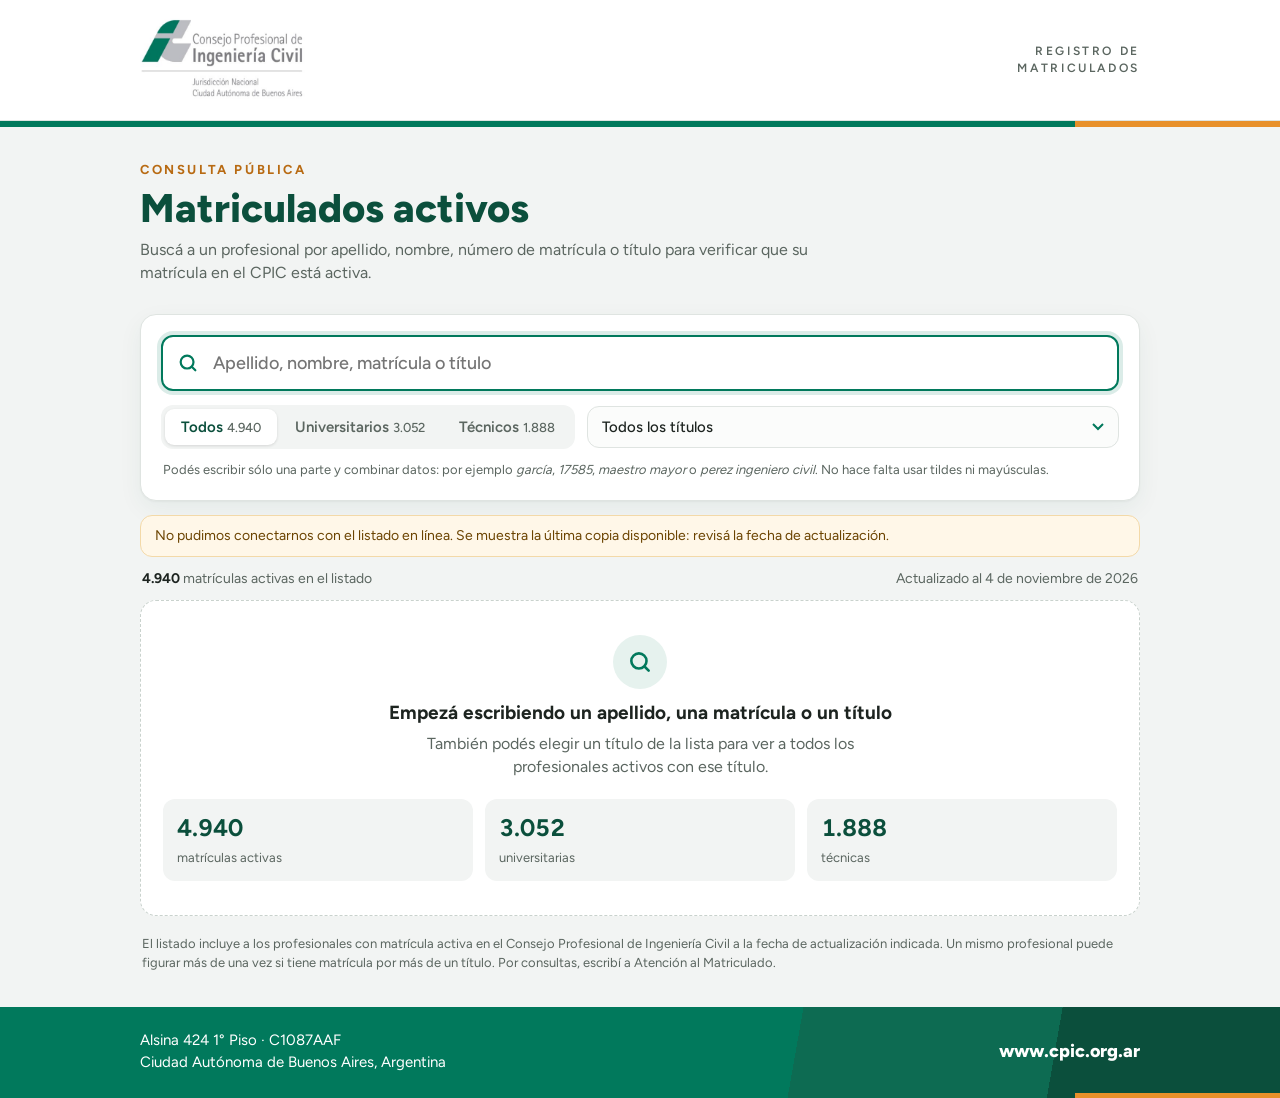
<file: matriculados/index.html>
<!doctype html>
<html lang="es">
<head>
<meta charset="utf-8">
<meta name="viewport" content="width=device-width, initial-scale=1">
<title>Matriculados activos · CPIC</title>
<meta name="description" content="Buscador de matriculados activos del Consejo Profesional de Ingeniería Civil: universitarios y técnicos.">
<meta name="theme-color" content="#01795c">
<link rel="icon" href="icono.png">
<link rel="stylesheet" href="lib/fuentes.css">
<script src="config.js"></script>
<style>
  :root{
    --verde:#01795c; --verde-osc:#0b4f3c; --verde-claro:#e6f2ee; --naranja:#e8902a; --gris-logo:#a7a9ac;
    --fondo:#f2f4f3; --panel:#fff; --texto:#1d2420; --sub:#5b6660; --linea:#dfe4e1; --mark:#fde7c8;
  }
  *{box-sizing:border-box}
  html,body{margin:0}
  body{background:var(--fondo); color:var(--texto); font:16px/1.45 "Figtree",system-ui,-apple-system,"Segoe UI",sans-serif;
       min-height:100vh; display:flex; flex-direction:column}
  a{color:var(--verde)}
  .contenedor{width:100%; max-width:1040px; margin:0 auto; padding:0 20px}

  /* Encabezado institucional */
  .cabecera{background:var(--panel); border-bottom:1px solid var(--linea)}
  .cabecera .contenedor{display:flex; align-items:center; justify-content:space-between; gap:20px; padding-top:18px; padding-bottom:18px}
  .cabecera img{height:84px; width:auto; display:block}
  .cabecera .rotulo{text-align:right; color:var(--sub); font-size:12px; letter-spacing:.22em; text-transform:uppercase; font-weight:600}
  .cinta{height:6px; background:linear-gradient(90deg,var(--verde) 0 84%, var(--naranja) 84% 100%)}

  /* Título de la página */
  .portada{padding:34px 0 8px}
  .portada .antetitulo{color:#b86a12; font-weight:700; letter-spacing:.2em; text-transform:uppercase; font-size:13px}
  .portada h1{margin:6px 0 8px; font-size:clamp(28px,4.4vw,40px); line-height:1.1; font-weight:800; color:var(--verde-osc)}
  .portada p{margin:0; color:var(--sub); max-width:680px}

  /* Panel de búsqueda */
  .buscador{background:var(--panel); border:1px solid var(--linea); border-radius:16px; padding:20px; margin:22px 0 14px;
            box-shadow:0 1px 2px rgba(0,0,0,.04), 0 8px 24px rgba(11,79,60,.06)}
  .campo{position:relative}
  .campo svg{position:absolute; left:16px; top:50%; transform:translateY(-50%); width:22px; height:22px; color:var(--verde); pointer-events:none}
  #q{width:100%; font:500 18px "Figtree",sans-serif; padding:15px 46px 15px 50px; border:2px solid var(--linea); border-radius:12px;
     background:#fbfcfb; color:var(--texto); outline:none; transition:border-color .15s, box-shadow .15s}
  #q:focus{border-color:var(--verde); box-shadow:0 0 0 4px rgba(1,121,92,.14); background:#fff}
  #q::-webkit-search-cancel-button{-webkit-appearance:none; display:none}
  #limpiar{position:absolute; right:10px; top:50%; transform:translateY(-50%); border:0; background:transparent; color:var(--sub);
           font-size:22px; line-height:1; width:34px; height:34px; border-radius:8px; cursor:pointer}
  #limpiar:hover{background:var(--fondo)}
  .filtros{display:flex; flex-wrap:wrap; gap:12px; margin-top:14px; align-items:center}
  .segmentos{display:inline-flex; background:var(--fondo); border-radius:12px; padding:4px; gap:2px}
  .segmentos button{border:0; background:transparent; font:600 15px "Figtree",sans-serif; color:var(--sub); padding:9px 16px; border-radius:9px; cursor:pointer}
  .segmentos button[aria-pressed="true"]{background:var(--panel); color:var(--verde-osc); box-shadow:0 1px 3px rgba(0,0,0,.12)}
  .segmentos .n{font-weight:500; color:var(--sub); font-size:13px; margin-left:4px}
  select{flex:1 1 260px; min-width:0; font:500 15px "Figtree",sans-serif; padding:11px 36px 11px 14px; border:1px solid var(--linea); border-radius:12px;
         background:#fbfcfb url("data:image/svg+xml,%3Csvg xmlns='http://www.w3.org/2000/svg' width='12' height='8'%3E%3Cpath d='M1 1l5 5 5-5' fill='none' stroke='%2301795c' stroke-width='2'/%3E%3C/svg%3E") no-repeat right 14px center;
         appearance:none; color:var(--texto); cursor:pointer}
  select:focus{outline:none; border-color:var(--verde); box-shadow:0 0 0 4px rgba(1,121,92,.14)}
  .ayuda{margin:12px 2px 0; font-size:13px; color:var(--sub)}

  /* Estado y resultados */
  .estado{display:flex; justify-content:space-between; align-items:baseline; gap:12px; flex-wrap:wrap; margin:6px 2px 10px; font-size:14px; color:var(--sub)}
  .estado strong{color:var(--texto)}
  .tabla{background:var(--panel); border:1px solid var(--linea); border-radius:16px; overflow:hidden}
  table{width:100%; border-collapse:collapse}
  thead th{background:var(--verde-osc); color:#fff; text-align:left; font-size:12px; letter-spacing:.14em; text-transform:uppercase; font-weight:700; padding:12px 16px}
  tbody td{padding:13px 16px; border-top:1px solid var(--linea); vertical-align:top}
  tbody tr:nth-child(even) td{background:#fafbfa}
  tbody tr:hover td{background:var(--verde-claro)}
  td.ape{font-weight:700}
  td.mat{font-variant-numeric:tabular-nums; font-weight:700; color:var(--verde-osc); white-space:nowrap}
  .tipo{display:inline-block; font-size:12px; font-weight:700; padding:3px 9px; border-radius:999px; white-space:nowrap}
  .tipo.U{background:var(--verde-claro); color:var(--verde-osc)}
  .tipo.T{background:#fdf0df; color:#8a4d06}
  mark{background:var(--mark); color:inherit; border-radius:3px; padding:0 1px}
  .mas{display:block; margin:14px auto 0; border:1px solid var(--verde); background:var(--panel); color:var(--verde); font:700 15px "Figtree",sans-serif;
       padding:11px 22px; border-radius:12px; cursor:pointer}
  .mas:hover{background:var(--verde); color:#fff}

  .vacio{background:var(--panel); border:1px dashed #c9d2cd; border-radius:16px; padding:34px 22px; text-align:center; color:var(--sub)}
  .vacio .icono{width:54px; height:54px; margin:0 auto 10px; border-radius:50%; background:var(--verde-claro); display:grid; place-items:center; color:var(--verde)}
  .vacio h2{margin:0 0 6px; font-size:19px; color:var(--texto)}
  .vacio p{margin:0 auto; max-width:520px}
  .resumen{display:grid; grid-template-columns:repeat(3,1fr); gap:12px; margin-top:20px; text-align:left}
  .resumen div{background:var(--fondo); border-radius:12px; padding:12px 14px}
  .resumen b{display:block; font-size:24px; color:var(--verde-osc); font-variant-numeric:tabular-nums}
  .resumen span{font-size:13px}
  .aviso{background:#fff7e8; color:#6b4300; border:1px solid #f3d9a8; border-radius:12px; padding:10px 14px; font-size:14px; margin:0 0 12px}
  .cargando{display:inline-block; width:18px; height:18px; border:3px solid var(--verde-claro); border-top-color:var(--verde); border-radius:50%; animation:gira .8s linear infinite; vertical-align:-4px; margin-right:8px}
  @keyframes gira{to{transform:rotate(360deg)}}
  .nota{font-size:13px; color:var(--sub); margin:18px 2px 34px; line-height:1.5}

  /* Pie institucional */
  footer{margin-top:auto; background:linear-gradient(100deg,var(--verde) 0 62%, #0d6b52 62% 82%, var(--verde-osc) 82%); color:#fff; position:relative}
  footer::after{content:""; position:absolute; right:0; bottom:0; width:16%; height:5px; background:var(--naranja)}
  footer .contenedor{display:flex; justify-content:space-between; align-items:center; gap:16px; flex-wrap:wrap; padding-top:22px; padding-bottom:24px}
  footer .dir{font-size:15px; line-height:1.5}
  footer a{color:#fff; font-weight:800; font-size:18px; text-decoration:none}
  [hidden]{display:none!important}

  @media (max-width:720px){
    .cabecera img{height:62px}
    .cabecera .rotulo{display:none}
    .buscador{padding:16px}
    .segmentos{width:100%} .segmentos button{flex:1; padding:9px 6px}
    .segmentos .n{display:none}
    thead{display:none}
    table, tbody, tr, td{display:block; width:100%}
    tbody tr{border-top:1px solid var(--linea); padding:12px 16px; display:grid; grid-template-columns:1fr auto; gap:2px 12px}
    tbody tr:first-child{border-top:0}
    tbody td{border:0; padding:0; background:transparent!important}
    td.ape{grid-column:1} td.mat{grid-column:2; grid-row:1 / span 2; text-align:right; font-size:18px}
    td.mat::before{content:"Mat. "; font-size:12px; font-weight:600; color:var(--sub)}
    td.nom{grid-column:1} td.tit{grid-column:1 / -1; color:var(--sub); font-size:14px; margin-top:4px}
    td.gr{grid-column:1 / -1; margin-top:6px}
    .resumen{grid-template-columns:1fr}
  }
  @media print{
    .buscador .filtros, #limpiar, .mas, footer::after{display:none}
    body{background:#fff}
  }
</style>
</head>
<body>

<header class="cabecera">
  <div class="contenedor">
    <a href="https://www.cpic.org.ar" target="_blank" rel="noopener"><img src="logo-cpic.png" alt="Consejo Profesional de Ingeniería Civil — Jurisdicción Nacional, Ciudad Autónoma de Buenos Aires"></a>
    <div class="rotulo">Registro de<br>matriculados</div>
  </div>
</header>
<div class="cinta"></div>

<main class="contenedor">
  <section class="portada">
    <div class="antetitulo">Consulta pública</div>
    <h1>Matriculados activos</h1>
    <p>Buscá a un profesional por apellido, nombre, número de matrícula o título para verificar que su matrícula en el CPIC está activa.</p>
  </section>

  <section class="buscador" role="search">
    <div class="campo">
      <svg viewBox="0 0 24 24" fill="none" stroke="currentColor" stroke-width="2.4" stroke-linecap="round" aria-hidden="true"><circle cx="11" cy="11" r="7"/><path d="M20 20l-3.6-3.6"/></svg>
      <input id="q" type="search" aria-label="Buscar por apellido, nombre, número de matrícula o título" autocomplete="off" spellcheck="false" placeholder="Apellido, nombre, matrícula o título" aria-describedby="ayuda" disabled>
      <button id="limpiar" type="button" aria-label="Borrar búsqueda" hidden>×</button>
    </div>
    <div class="filtros">
      <div class="segmentos" role="group" aria-label="Tipo de graduación">
        <button type="button" data-g="" aria-pressed="true">Todos<span class="n" id="nTodos"></span></button>
        <button type="button" data-g="U" aria-pressed="false">Universitarios<span class="n" id="nU"></span></button>
        <button type="button" data-g="T" aria-pressed="false">Técnicos<span class="n" id="nT"></span></button>
      </div>
      <select id="titulo" aria-label="Filtrar por título" disabled><option value="">Todos los títulos</option></select>
    </div>
    <p class="ayuda" id="ayuda">Podés escribir sólo una parte y combinar datos: por ejemplo <em>garcía</em>, <em>17585</em>, <em>maestro mayor</em> o <em>perez ingeniero civil</em>. No hace falta usar tildes ni mayúsculas.</p>
  </section>

  <div id="aviso" class="aviso" hidden></div>
  <div class="estado" aria-live="polite"><span id="contador"><span class="cargando"></span>Cargando el listado…</span><span id="fecha"></span></div>
  <div id="resultados"></div>

  <p class="nota">El listado incluye a los profesionales con matrícula activa en el Consejo Profesional de Ingeniería Civil a la fecha de actualización indicada. Un mismo profesional puede figurar más de una vez si tiene matrícula por más de un título. Por consultas, escribí a Atención al Matriculado.</p>
</main>

<footer>
  <div class="contenedor">
    <div class="dir">Alsina 424 1° Piso · C1087AAF<br>Ciudad Autónoma de Buenos Aires, Argentina</div>
    <a href="https://www.cpic.org.ar" target="_blank" rel="noopener">www.cpic.org.ar</a>
  </div>
</footer>

<script>
(() => {
  const CFG = window.CPIC_BUSCADOR || {};
  const POR_PAGINA = 50;
  const $ = id => document.getElementById(id);
  const fmt = n => n.toLocaleString("es-AR");
  const norm = s => String(s || "").normalize("NFD").replace(/[̀-ͯ]/g, "")
                    .toUpperCase().replace(/['’´`]/g, "").replace(/[^A-Z0-9Ñ]+/g, " ").trim();
  // Abreviaturas de los títulos en SAP: se indexan también con la palabra completa.
  const ABREV = { ING:"INGENIERO", INGENIERA:"INGENIERO", CIV:"CIVIL", LIC:"LICENCIADO", LICIENCIADO:"LICENCIADO", TEC:"TECNICO", TECN:"TECNICO",
    T:"TECNICO", TS:"TECNICO SUPERIOR", S:"SUPERIOR", SUP:"SUPERIOR", HIG:"HIGIENE", SEG:"SEGURIDAD", TRAB:"TRABAJO", CONST:"CONSTRUCCIONES",
    CONSTR:"CONSTRUCCION", CONSTRUC:"CONSTRUCCIONES", PROYECT:"PROYECTO", ORIENT:"ORIENTACION", EST:"ESTRUCTURAS", MTRO:"MAESTRO",
    ESP:"ESPECIALISTA", CATEG:"CATEGORIA", INST:"INSTALADOR", AMB:"AMBIENTAL", C:"CONTROL", UNIV:"UNIVERSITARIO", IND:"INDUSTRIA", MIL:"MILITAR" };
  const indiceTitulo = t => { const w = norm(t).split(" ").filter(Boolean);
    return " " + w.join(" ") + " " + w.map(x => ABREV[x] || "").filter(Boolean).join(" ") + " "; };
  const esc = s => String(s).replace(/[&<>"]/g, c => ({"&":"&amp;","<":"&lt;",">":"&gt;",'"':"&quot;"}[c]));

  let datos = [];            // {a, n, m, t, g, txt: palabras normalizadas}
  let filtrados = [], mostrados = 0;
  const estado = { q: "", g: "", t: "" };

  /* ---------- Carga de datos ---------- */
  async function traer(url, ms) {
    const ctrl = new AbortController(); const to = setTimeout(() => ctrl.abort(), ms);
    try {
      const r = await fetch(url, { signal: ctrl.signal, cache: "no-store" });
      if (!r.ok) throw new Error("HTTP " + r.status);
      const j = await r.json();
      if (!j || !Array.isArray(j.registros) || !j.registros.length) throw new Error(j && j.error || "Respuesta sin datos");
      return j;
    } finally { clearTimeout(to); }
  }

  async function cargar() {
    let j = null, deRespaldo = false;
    if (CFG.API_URL) {
      try { j = await traer(CFG.API_URL, 20000); }
      catch (e) { console.warn("No se pudo consultar el listado en línea:", e); deRespaldo = true; }
    }
    if (!j) {
      try { j = await traer("datos.json", 20000); }
      catch (e) {
        $("contador").textContent = "";
        $("resultados").innerHTML = `<div class="vacio"><h2>No se pudo cargar el listado</h2><p>Probá de nuevo en unos minutos. ${esc(CFG.CONTACTO || "")}</p></div>`;
        return;
      }
    }
    if (deRespaldo) {
      $("aviso").textContent = "No pudimos conectarnos con el listado en línea. Se muestra la última copia disponible: revisá la fecha de actualización.";
      $("aviso").hidden = false;
    }
    datos = j.registros.map(r => {
      const [a, n, m, t, g] = r.map(v => v == null ? "" : String(v));
      return { a, n, m, t, g: g === "T" ? "T" : "U", txt: " " + norm(a + " " + n) + " " + norm(a).replace(/ /g, "") + " ", tt: indiceTitulo(t) };
    });
    const nU = datos.filter(d => d.g === "U").length;
    $("nTodos").textContent = fmt(datos.length); $("nU").textContent = fmt(nU); $("nT").textContent = fmt(datos.length - nU);
    if (j.actualizado) {
      const f = new Date(j.actualizado);
      if (!isNaN(f)) $("fecha").textContent = "Actualizado al " + f.toLocaleDateString("es-AR", { day: "numeric", month: "long", year: "numeric", timeZone: "America/Argentina/Buenos_Aires" });
    }
    leerURL();
    $("q").disabled = false; $("titulo").disabled = false;
    if (!matchMedia("(pointer:coarse)").matches) $("q").focus();
    llenarTitulos(); buscar();
  }

  /* ---------- Filtros ---------- */
  function llenarTitulos() {
    const sel = $("titulo"), cuenta = new Map();
    datos.forEach(d => { if (!estado.g || d.g === estado.g) cuenta.set(d.t, (cuenta.get(d.t) || 0) + 1); });
    const lista = [...cuenta].sort((x, y) => x[0].localeCompare(y[0], "es", { sensitivity: "base", ignorePunctuation: true }));
    if (estado.t && !cuenta.has(estado.t)) estado.t = "";
    sel.innerHTML = `<option value="">Todos los títulos</option>` +
      lista.map(([t, n]) => `<option value="${esc(t)}"${t === estado.t ? " selected" : ""}>${esc(t)} (${fmt(n)})</option>`).join("");
  }

  function buscar() {
    const q = norm(estado.q), toks = q ? q.split(" ") : [];
    const nums = toks.filter(t => /^\d+$/.test(t)), pals = toks.filter(t => !/^\d+$/.test(t));
    $("limpiar").hidden = !estado.q;
    const hayCriterio = q.length >= 2 || nums.length || estado.t;
    if (!hayCriterio) { filtrados = []; pintarInicio(); return; }
    filtrados = datos.filter(d =>
      (!estado.g || d.g === estado.g) && (!estado.t || d.t === estado.t) &&
      nums.every(n => d.m.startsWith(n)) &&
      pals.every(p => d.txt.includes(" " + p) || d.tt.includes(" " + p)));
    if (nums.length) filtrados.sort((x, y) => (nums.includes(y.m) ? 1 : 0) - (nums.includes(x.m) ? 1 : 0));
    mostrados = 0; $("resultados").innerHTML = "";
    if (!filtrados.length) { pintarSinResultados(); return; }
    $("resultados").innerHTML = `<div class="tabla"><table><thead><tr><th>Apellido</th><th>Nombre</th><th>Matrícula</th><th>Título</th><th>Graduación</th></tr></thead><tbody id="cuerpo"></tbody></table></div><button class="mas" id="mas" type="button" hidden></button>`;
    $("mas").onclick = pintarMas;
    pintarMas();
  }

  function resaltar(texto, pals) {
    if (!pals.length) return esc(texto);
    // Marca los comienzos de palabra que coinciden, sin importar tildes.
    const palabras = texto.split(/(\s+)/);
    return palabras.map(w => {
      const nw = norm(w);
      if (nw.includes(" ")) return esc(w);   // palabras abreviadas pegadas ("Ing.Civ."): no se marcan
      const p = pals.find(p => nw.startsWith(p));
      if (!p || !w.trim()) return esc(w);
      let cortar = 0, acum = "";
      for (const ch of w) { cortar += ch.length; acum = norm(w.slice(0, cortar)); if (acum.length >= p.length) break; }
      return `<mark>${esc(w.slice(0, cortar))}</mark>${esc(w.slice(cortar))}`;
    }).join("");
  }

  function pintarMas() {
    const q = norm(estado.q), toks = q ? q.split(" ") : [];
    const nums = toks.filter(t => /^\d+$/.test(t)), pals = toks.filter(t => !/^\d+$/.test(t));
    const desde = mostrados, hasta = Math.min(filtrados.length, mostrados + POR_PAGINA);
    let html = "";
    for (let i = desde; i < hasta; i++) {
      const d = filtrados[i];
      const mat = nums.some(n => d.m.startsWith(n)) ? `<mark>${esc(d.m)}</mark>` : esc(d.m);
      html += `<tr><td class="ape">${resaltar(d.a, pals)}</td><td class="nom">${resaltar(d.n, pals)}</td><td class="mat">${mat}</td><td class="tit">${resaltar(d.t, pals)}</td><td class="gr"><span class="tipo ${d.g}">${d.g === "U" ? "Universitario" : "Técnico"}</span></td></tr>`;
    }
    $("cuerpo").insertAdjacentHTML("beforeend", html);
    mostrados = hasta;
    const resta = filtrados.length - mostrados;
    $("mas").hidden = resta <= 0;
    $("mas").textContent = `Mostrar ${fmt(Math.min(resta, POR_PAGINA))} más (quedan ${fmt(resta)})`;
    $("contador").innerHTML = filtrados.length === 1 ? "<strong>1</strong> resultado"
      : `<strong>${fmt(filtrados.length)}</strong> resultados` + (filtrados.length > mostrados ? ` · mostrando ${fmt(mostrados)}` : "");
  }

  function pintarInicio() {
    const sub = datos.filter(d => !estado.g || d.g === estado.g);
    const nU = sub.filter(d => d.g === "U").length;
    $("contador").innerHTML = `<strong>${fmt(sub.length)}</strong> matrículas activas en el listado`;
    $("resultados").innerHTML = `<div class="vacio">
      <div class="icono"><svg width="26" height="26" viewBox="0 0 24 24" fill="none" stroke="currentColor" stroke-width="2.4" stroke-linecap="round"><circle cx="11" cy="11" r="7"/><path d="M20 20l-3.6-3.6"/></svg></div>
      <h2>Empezá escribiendo un apellido, una matrícula o un título</h2>
      <p>También podés elegir un título de la lista para ver a todos los profesionales activos con ese título.</p>
      <div class="resumen">
        <div><b>${fmt(sub.length)}</b><span>matrículas activas</span></div>
        <div><b>${fmt(nU)}</b><span>universitarias</span></div>
        <div><b>${fmt(sub.length - nU)}</b><span>técnicas</span></div>
      </div></div>`;
  }

  function pintarSinResultados() {
    const filtro = estado.g || estado.t ? " con los filtros elegidos" : "";
    $("contador").innerHTML = "<strong>0</strong> resultados";
    $("resultados").innerHTML = `<div class="vacio"><h2>No encontramos matriculados activos${filtro}</h2>
      <p>Revisá cómo está escrito o probá con menos palabras${filtro ? ", o quitá los filtros" : ""}. ${esc(CFG.CONTACTO || "")}</p></div>`;
  }

  /* ---------- Enlace compartible (?q=...&g=U&t=...) ---------- */
  function leerURL() {
    const p = new URLSearchParams(location.search);
    estado.q = p.get("q") || ""; estado.g = ["U","T"].includes(p.get("g")) ? p.get("g") : ""; estado.t = p.get("t") || "";
    $("q").value = estado.q; marcarSegmento();
  }
  function escribirURL() {
    const p = new URLSearchParams();
    if (estado.q) p.set("q", estado.q); if (estado.g) p.set("g", estado.g); if (estado.t) p.set("t", estado.t);
    history.replaceState(null, "", location.pathname + (p.toString() ? "?" + p : ""));
  }
  function marcarSegmento() {
    document.querySelectorAll(".segmentos button").forEach(b => b.setAttribute("aria-pressed", String(b.dataset.g === estado.g)));
  }

  /* ---------- Eventos ---------- */
  let espera;
  $("q").addEventListener("input", e => { estado.q = e.target.value; clearTimeout(espera); espera = setTimeout(() => { buscar(); escribirURL(); }, 120); });
  $("limpiar").addEventListener("click", () => { estado.q = ""; $("q").value = ""; buscar(); escribirURL(); $("q").focus(); });
  $("titulo").addEventListener("change", e => { estado.t = e.target.value; buscar(); escribirURL(); });
  document.querySelectorAll(".segmentos button").forEach(b => b.addEventListener("click", () => {
    estado.g = b.dataset.g; marcarSegmento(); llenarTitulos(); buscar(); escribirURL();
  }));

  cargar();
})();
</script>
</body>
</html>
</file>
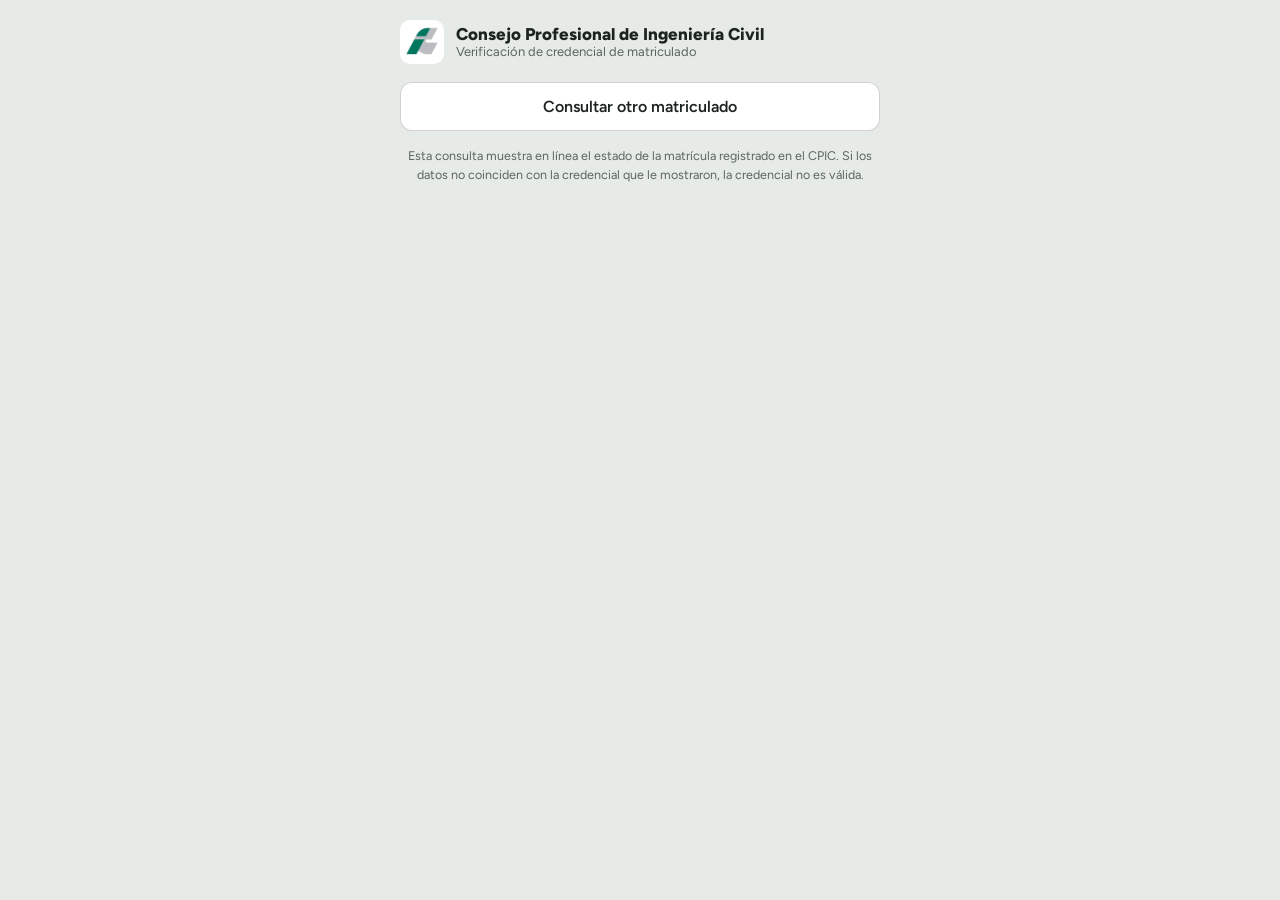
<file: verificar/index.html>
<!doctype html>
<html lang="es">
<head>
<meta charset="utf-8">
<meta name="viewport" content="width=device-width, initial-scale=1">
<title>Verificar credencial · CPIC</title>
<meta name="theme-color" content="#05785b">
<meta name="robots" content="noindex, nofollow">
<link rel="icon" href="../credencial/icono-192.png">
<link rel="stylesheet" href="../credencial/lib/fuentes.css">
<script src="../credencial/config.js"></script>
<style>
  :root{ --verde:#01795c; --verde-osc:#0b4f3c; --rojo:#b3261e; --ambar:#9a6400;
         --fondo:#e7ebe8; --texto:#1d2420; --sub:#5b6660; --panel:#fff; --linea:rgba(0,0,0,.08) }
  @media (prefers-color-scheme: dark){
    :root{ --fondo:#121614; --texto:#e8ece9; --sub:#9aa59f; --panel:#1c2220; --linea:rgba(255,255,255,.1) }
  }
  *{box-sizing:border-box}
  body{margin:0; background:var(--fondo); color:var(--texto); font-family:"Figtree",system-ui,sans-serif;
       min-height:100vh; display:flex; justify-content:center; padding:16px 16px 40px}
  .wrap{width:100%; max-width:480px}
  header{display:flex; align-items:center; gap:12px; margin:4px 0 18px}
  header img{width:44px; height:44px; border-radius:10px}
  header .t1{font-weight:800; font-size:17px; line-height:1.15}
  header .t2{font-size:13px; color:var(--sub)}
  .card{background:var(--panel); border-radius:18px; overflow:hidden; box-shadow:0 8px 26px rgba(0,0,0,.12); margin-bottom:14px}
  .aviso-mult{font-size:14px; line-height:1.45; margin:0 0 12px; padding:10px 12px; border-radius:10px; background:var(--panel)}
  .ayuda{font-size:13px; color:var(--sub); margin:-2px 0 10px; line-height:1.4}
  .otro{display:block; text-align:center; text-decoration:none; margin-top:6px; padding:14px; border-radius:12px;
    border:1px solid rgba(0,0,0,.18); background:var(--panel); color:var(--texto); font:600 16px "Figtree",sans-serif}
  @media (prefers-color-scheme: dark){ .otro{border-color:rgba(255,255,255,.25)} }
  .seg{display:flex; gap:8px; margin-bottom:10px}
  .seg label{flex:1; margin:0; font-weight:600; font-size:14px; border:1px solid var(--linea); border-radius:10px; padding:9px 8px;
    text-align:center; cursor:pointer; background:var(--fondo)}
  .seg input{position:absolute; opacity:0; width:1px; height:1px}
  .seg label:has(input:checked){background:var(--verde); border-color:var(--verde); color:#fff}
  .seg input:focus-visible + span{outline:2px solid var(--verde); outline-offset:4px}
  .res{padding:22px 20px; color:#fff; display:flex; gap:14px; align-items:center}
  .res .ic{flex:none; width:48px; height:48px; border-radius:50%; background:rgba(255,255,255,.18);
           display:grid; place-items:center; font-size:26px; font-weight:800}
  .res h1{margin:0; font-size:20px; line-height:1.2}
  .res p{margin:4px 0 0; font-size:14px; opacity:.92}
  .ok{background:var(--verde)} .adh{background:#1f5f8b} .fall{background:#2d3431} .no{background:var(--rojo)} .warn{background:var(--ambar)}
  dl{margin:0; padding:6px 20px 14px}
  dl div{display:flex; justify-content:space-between; gap:16px; padding:11px 0; border-bottom:1px solid var(--linea)}
  dl div:last-child{border-bottom:0}
  dt{color:var(--sub); font-size:14px} dd{margin:0; font-weight:700; text-align:right; font-size:15px}
  .pie{padding:12px 20px 16px; font-size:13px; color:var(--sub); border-top:1px solid var(--linea); line-height:1.45}
  .pie strong{color:var(--texto); font-variant-numeric:tabular-nums}
  form{margin-top:18px; background:var(--panel); border-radius:14px; padding:16px}
  label{font-weight:700; font-size:14px; display:block; margin-bottom:8px}
  .fila{display:flex; gap:8px}
  input{flex:1; min-width:0; font:600 16px "Figtree",sans-serif; padding:11px 12px; border-radius:10px;
        border:1px solid var(--linea); background:var(--fondo); color:var(--texto); text-transform:uppercase; letter-spacing:.05em}
  button{font:700 15px "Figtree",sans-serif; padding:11px 16px; border-radius:10px; border:0; background:var(--verde-osc); color:#fff; cursor:pointer}
  .nota{font-size:12.5px; color:var(--sub); margin-top:16px; line-height:1.5; text-align:center}
  .demo{background:#fff3cd; color:#5c4400; border-radius:10px; padding:8px 12px; font-size:13px; margin-bottom:12px; text-align:center}
  [hidden]{display:none!important}
</style>
</head>
<body>
<div class="wrap">
  <div id="demo" class="demo" hidden>Modo demostración — datos ficticios</div>
  <header>
    <img src="../credencial/icono-192.png" alt="">
    <div><div class="t1">Consejo Profesional de Ingeniería Civil</div>
         <div class="t2">Verificación de credencial de matriculado</div></div>
  </header>

  <div id="resultados"></div>

  <a class="otro" href="../credencial/?nuevo=1">Consultar otro matriculado</a>

  <p class="nota">Esta consulta muestra en línea el estado de la matrícula registrado en el CPIC.
    Si los datos no coinciden con la credencial que le mostraron, la credencial no es válida.</p>
</div>

<script>
(function(){
  const CFG = window.CPIC_CONFIG || {};
  const $ = id => document.getElementById(id);
  const modoDemo = !CFG.API_URL;
  if (modoDemo) $("demo").hidden = false;

  const DEMO = {
    "DEMO": { ok:true, encontrado:true, apellido:"GONZÁLEZ", nombre:"María Laura", matricula:"12345",
              registro:"Universitario", titulo:"Ingeniera Civil", estadoCredencial:"Activo", estadoDetalle:"Activo" },
    "DEMO-ADH": { ok:true, encontrado:true, apellido:"MARTÍNEZ", nombre:"Sergio", matricula:"4321",
              registro:"Universitario", titulo:"Ingeniero Civil", estadoCredencial:"Adherente", estadoDetalle:"Adherentes" },
    "DEMO-VIT": { ok:true, encontrado:true, apellido:"ROMERO", nombre:"Elena", matricula:"2222",
              registro:"Universitario", titulo:"Ingeniera Civil", estadoCredencial:"Vitalicio", estadoDetalle:"Vitalicio" },
    "DEMO-FALL": { ok:true, encontrado:true, apellido:"LÓPEZ", nombre:"Ricardo", matricula:"1111",
              registro:"Universitario", titulo:"Ingeniero Civil", estadoCredencial:"Sin vigencia", estadoDetalle:"Sin vigencia" },
    "DEMO-BAJA": { ok:true, encontrado:true, apellido:"PÉREZ", nombre:"Juan Carlos", matricula:"6789",
              registro:"Técnico", titulo:"Maestro Mayor de Obras", estadoCredencial:"No Activo", estadoDetalle:"No Activo - Suspendido" }
  };
  const DEMO_LISTA = Object.values(DEMO);

  // ---- consultas ----
  async function api(q){
    const r = await fetch(CFG.API_URL + q, { redirect:"follow" });
    if (!r.ok) throw new Error("http " + r.status);
    const d = await r.json();
    if (!d.ok) throw new Error(d.error || "respuesta");
    return d;
  }
  async function porCodigo(v){
    if (modoDemo){ await new Promise(r => setTimeout(r, 300)); return DEMO[v] || { ok:true, encontrado:false }; }
    return api("?accion=verificar&v=" + encodeURIComponent(v));
  }
  async function porMatricula(m, reg){
    if (modoDemo){ await new Promise(r => setTimeout(r, 300));
      const l = DEMO_LISTA.filter(x => x.matricula === m && x.registro.charAt(0) === reg); return { ok:true, resultados:l }; }
    return api("?accion=verificarMatricula&m=" + encodeURIComponent(m) + "&r=" + reg);
  }

  // ---- pantalla ----
  function fila(dt, dd){
    const d = document.createElement("div"), a = document.createElement("dt"), b = document.createElement("dd");
    a.textContent = dt; b.textContent = dd || "—"; d.append(a, b); return d;
  }

  function estadoVisual(d, porMat){
    const est = (d.estadoCredencial || "").toLowerCase();
    if (est === "activo")    return ["ok",  "✓", porMat ? "Matrícula activa" : "Credencial válida", "Matrícula ACTIVA en el CPIC"];
    if (est === "vitalicio") return ["ok",  "✓", porMat ? "Matrícula vitalicia" : "Credencial válida · Vitalicio", "Matrícula VITALICIA en el CPIC"];
    if (est === "adherente") return ["adh", "✓", porMat ? "Adherente" : "Credencial válida · Adherente", "Registrado como ADHERENTE en el CPIC"];
    if (est === "sin vigencia") return ["fall","–", "Credencial sin vigencia", "La credencial no se encuentra vigente."];
    return ["no", "!", "Matrícula no activa", porMat ? "La matrícula no está activa en el CPIC." : "La credencial es auténtica, pero la matrícula no está activa."];
  }

  function tarjeta(tipo, icono, titulo, sub, datos, consulta){
    const c = document.createElement("div"); c.className = "card";
    const banda = document.createElement("div"); banda.className = "res " + tipo;
    const ic = document.createElement("div"); ic.className = "ic"; ic.textContent = icono;
    const tx = document.createElement("div"); const h = document.createElement("h1"); h.textContent = titulo;
    const p = document.createElement("p"); p.textContent = sub; tx.append(h, p); banda.append(ic, tx); c.append(banda);
    if (datos){
      const dl = document.createElement("dl");
      dl.append(fila("Apellido y nombre", (datos.apellido || "").toUpperCase() + (datos.nombre ? ", " + datos.nombre : "")),
                fila("Matrícula Nº", datos.matricula + (datos.registro ? " (" + datos.registro + ")" : "")),
                fila("Título", datos.titulo),
                fila("Estado", datos.estadoDetalle || datos.estadoCredencial));
      c.append(dl);
    }
    const pie = document.createElement("div"); pie.className = "pie";
    const ahora = new Date().toLocaleString("es-AR", { dateStyle:"short", timeStyle:"medium" });
    pie.append(consulta.etiqueta + ": ", Object.assign(document.createElement("strong"), { textContent: consulta.valor }),
               " · Consulta: ", Object.assign(document.createElement("strong"), { textContent: ahora }));
    c.append(pie);
    return c;
  }

  function mostrar(nodos){ const r = $("resultados"); r.innerHTML = ""; nodos.forEach(n => r.append(n)); window.scrollTo({ top:0, behavior:"smooth" }); }

  async function verificarCodigo(v){
    const q = { etiqueta:"Código verificado", valor:v };
    mostrar([tarjeta("warn", "…", "Consultando…", "Buscando la credencial en el registro del CPIC", null, q)]);
    try{
      const d = await porCodigo(v);
      if (!d.encontrado) mostrar([tarjeta("no", "✕", "Código no encontrado",
        "No hay ninguna credencial con ese código. Revisá que esté bien escrito.", null, q)]);
      else { const [t, i, ti, su] = estadoVisual(d, false); mostrar([tarjeta(t, i, ti, su, d, q)]); }
      history.replaceState(null, "", "?v=" + encodeURIComponent(v));
    }catch(e){
      mostrar([tarjeta("warn", "?", "No se pudo verificar", "Revisá la conexión a internet y volvé a intentar.", null, q)]);
    }
  }

  async function verificarMatricula(m, reg){
    const nombreReg = reg === "T" ? "Técnico" : "Universitario";
    const q = { etiqueta:"Matrícula consultada", valor: m + " (" + nombreReg + ")" };
    mostrar([tarjeta("warn", "…", "Consultando…", "Buscando la matrícula en el registro del CPIC", null, q)]);
    try{
      const d = await porMatricula(m, reg);
      const l = d.resultados || [];
      if (!l.length){
        const otro = reg === "T" ? "Universitario" : "Técnico";
        mostrar([tarjeta("no", "✕", "Matrícula no encontrada",
          "No hay ningún matriculado con la matrícula " + m + " en el registro " + nombreReg + ". Probá con el registro " + otro + ".", null, q)]);
      } else {
        const nodos = [];
        if (l.length > 1){ const a = document.createElement("p"); a.className = "aviso-mult";
          a.textContent = "Hay " + l.length + " personas registradas con esa matrícula. Compará el nombre con el de la credencial que le mostraron."; nodos.push(a); }
        l.forEach(x => { const [t, i, ti, su] = estadoVisual(x, true); nodos.push(tarjeta(t, i, ti, su, x, q)); });
        mostrar(nodos);
      }
    }catch(e){
      mostrar([tarjeta("warn", "?", "No se pudo verificar", "Revisá la conexión a internet y volvé a intentar.", null, q)]);
    }
  }

  const inicial = new URLSearchParams(location.search).get("v");
  if (inicial) verificarCodigo(inicial.trim().toUpperCase());
})();
</script>
</body>
</html>
</file>
<file: credencial/lib/fuentes.css>
/* Tipografía Figtree (SIL Open Font License), incluida localmente para que funcione sin conexión */
@font-face{font-family:"Figtree";font-style:normal;font-weight:400;font-display:swap;src:url(figtree-400.woff2) format("woff2")}
@font-face{font-family:"Figtree";font-style:normal;font-weight:500;font-display:swap;src:url(figtree-500.woff2) format("woff2")}
@font-face{font-family:"Figtree";font-style:normal;font-weight:600;font-display:swap;src:url(figtree-600.woff2) format("woff2")}
@font-face{font-family:"Figtree";font-style:normal;font-weight:700;font-display:swap;src:url(figtree-700.woff2) format("woff2")}
@font-face{font-family:"Figtree";font-style:normal;font-weight:800;font-display:swap;src:url(figtree-800.woff2) format("woff2")}
</file>
<file: matriculados/lib/fuentes.css>
/* Tipografía Figtree (SIL Open Font License), incluida localmente para que funcione sin conexión */
@font-face{font-family:"Figtree";font-style:normal;font-weight:400;font-display:swap;src:url(figtree-400.woff2) format("woff2")}
@font-face{font-family:"Figtree";font-style:normal;font-weight:500;font-display:swap;src:url(figtree-500.woff2) format("woff2")}
@font-face{font-family:"Figtree";font-style:normal;font-weight:600;font-display:swap;src:url(figtree-600.woff2) format("woff2")}
@font-face{font-family:"Figtree";font-style:normal;font-weight:700;font-display:swap;src:url(figtree-700.woff2) format("woff2")}
@font-face{font-family:"Figtree";font-style:normal;font-weight:800;font-display:swap;src:url(figtree-800.woff2) format("woff2")}
</file>
